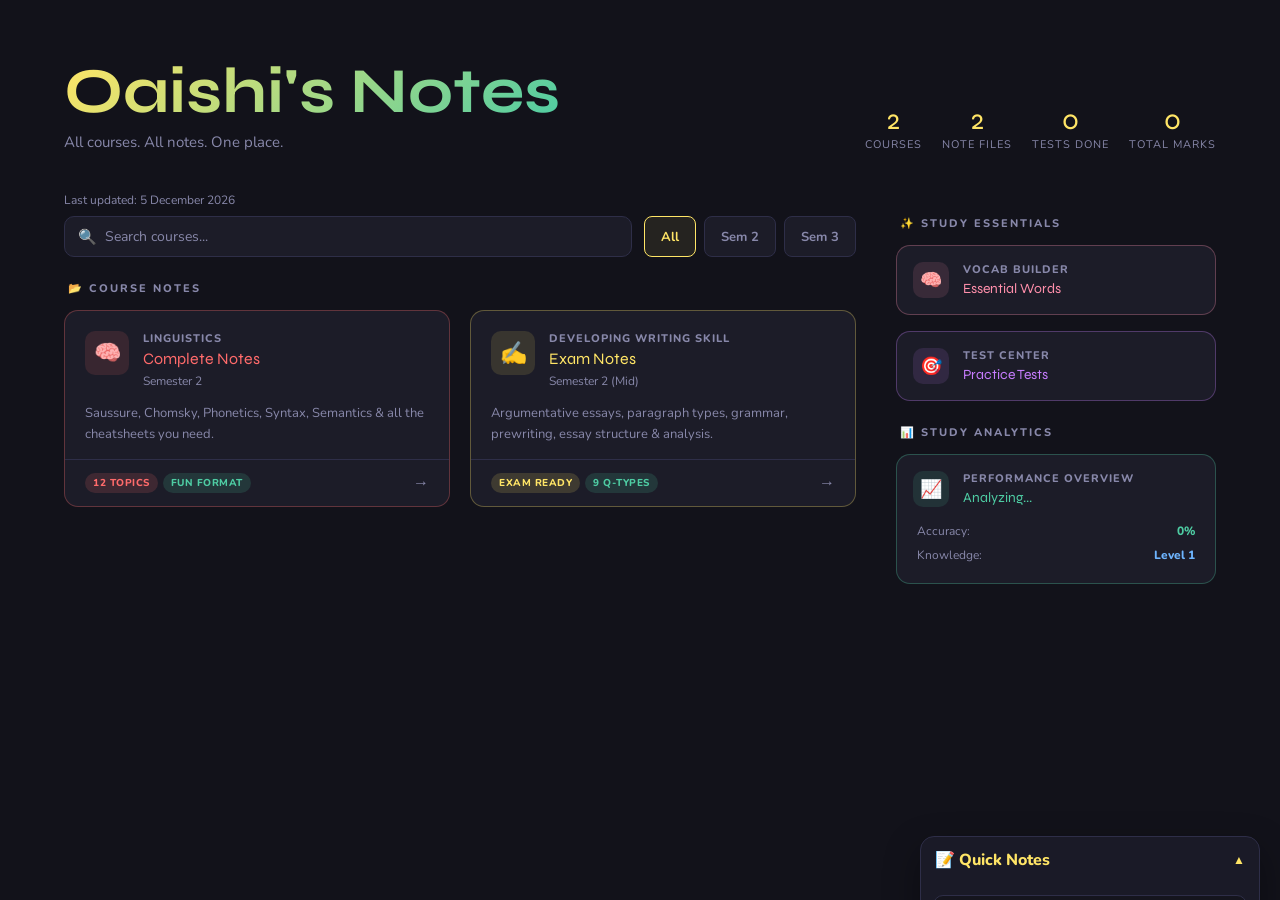
<file: index.html>
<!DOCTYPE html>
<html lang="en">

<head>
  <meta charset="UTF-8">
  <meta name="viewport" content="width=device-width, initial-scale=1.0">
  <title>Oaishi's Notes</title>
  <link
    href="https://fonts.googleapis.com/css2?family=Syne:wght@700;800&family=Nunito:ital,wght@0,400;0,600;0,700;1,400&display=swap"
    rel="stylesheet">
  <link rel="stylesheet" href="assets/css/shared.css">
  <link rel="stylesheet" href="assets/css/index.css">
</head>

<body>

  <header>
    <div class="header-left">
      <h1>Oaishi's Notes</h1>
      <p>All courses. All notes. One place.</p>
    </div>
    <div class="stats">
      <div class="stat">
        <div class="stat-num" id="course-count">3</div>
        <div class="stat-label">Courses</div>
      </div>
      <div class="stat">
        <div class="stat-num" id="note-count">3</div>
        <div class="stat-label">Note Files</div>
      </div>
      <div class="stat">
        <div class="stat-num" id="tests-taken-count">0</div>
        <div class="stat-label">Tests Done</div>
      </div>
      <div class="stat">
        <div class="stat-num" id="total-marks-count">0</div>
        <div class="stat-label">Total Marks</div>
      </div>
    </div>
  </header>

  <div class="last-updated" id="last-updated"></div>

  <div class="hub-container">
    
    <!-- LEFT: COURSES -->
    <div class="left-col">
      <div class="toolbar-inline">
        <div class="search-wrap">
          <span class="search-icon">🔍</span>
          <input type="text" id="search" placeholder="Search courses..." oninput="filterCards()" />
        </div>
        <div class="filter-wrap">
          <button class="filter-btn active" onclick="filterSem(this, 'all')">All</button>
          <button class="filter-btn" onclick="filterSem(this, 'sem2')">Sem 2</button>
          <button class="filter-btn" onclick="filterSem(this, 'sem3')">Sem 3</button>
        </div>
      </div>

      <div class="section-label">📂 Course Notes</div>
      <div class="grid" id="card-grid">
        <a href="linguistics-notes.html" class="course-card c-coral" data-sem="sem2"
          data-name="linguistics">
          <div class="card-top">
            <div class="card-icon">🧠</div>
            <div class="card-meta">
              <div class="card-code">Linguistics</div>
              <div class="card-name">Complete Notes</div>
              <div class="card-semester">Semester 2</div>
            </div>
          </div>
          <div class="card-body">
            <div class="card-desc">Saussure, Chomsky, Phonetics, Syntax, Semantics & all the cheatsheets you need.</div>
          </div>
          <div class="card-footer">
            <div class="card-tags">
              <span class="tag" style="background:rgba(255,107,107,0.15);color:var(--coral);">12 Topics</span>
              <span class="tag" style="background:rgba(78,204,163,0.15);color:var(--mint);">Fun Format</span>
            </div>
            <span class="card-arrow">→</span>
          </div>
        </a>

        <a href="english-writing-exam.html" class="course-card c-yellow" data-sem="sem2"
          data-name="developing writing skill">
          <div class="card-top">
            <div class="card-icon">✍️</div>
            <div class="card-meta">
              <div class="card-code">Developing Writing Skill</div>
              <div class="card-name">Exam Notes</div>
              <div class="card-semester">Semester 2 (Mid)</div>
            </div>
          </div>
          <div class="card-body">
            <div class="card-desc">Argumentative essays, paragraph types, grammar, prewriting, essay structure &amp; analysis.</div>
          </div>
          <div class="card-footer">
            <div class="card-tags">
              <span class="tag" style="background:rgba(255,229,102,0.15);color:var(--yellow);">Exam Ready</span>
              <span class="tag" style="background:rgba(78,204,163,0.15);color:var(--mint);">9 Q-Types</span>
            </div>
            <span class="card-arrow">→</span>
          </div>
        </a>
      </div>
    </div>

    <!-- RIGHT: TOOLS & STATS -->
    <div class="right-col">
      <div class="section-label">✨ Study Essentials</div>
      <div class="essentials-grid sidebar-grid">
        <a href="vocab-builder.html" class="essential-card c-pink" data-name="vocabulary builder">
          <div class="card-top">
            <div class="card-icon">🧠</div>
            <div class="card-meta">
              <div class="card-code" style="font-size:11px;">Vocab Builder</div>
              <div class="card-name" style="font-size:14px;">Essential Words</div>
            </div>
          </div>
        </a>

        <a href="test-center.html" class="essential-card c-purple" data-name="test center">
          <div class="card-top">
            <div class="card-icon">🎯</div>
            <div class="card-meta">
              <div class="card-code" style="font-size:11px;">Test Center</div>
              <div class="card-name" style="font-size:14px;">Practice Tests</div>
            </div>
          </div>
        </a>
      </div>

      <div class="section-label">📊 Study Analytics</div>
      <div class="essentials-grid sidebar-grid">
        <div class="essential-card c-mint" style="cursor:default;">
          <div class="card-top">
            <div class="card-icon">📈</div>
            <div class="card-meta">
              <div class="card-code" style="font-size:11px;">Performance Overview</div>
              <div class="card-name" id="performance-rank" style="font-size:14px;">Analyzing...</div>
            </div>
          </div>
          <div class="card-body" style="padding:0 20px 20px;">
            <div style="display:flex; justify-content:space-between; margin-bottom:8px; font-size:12px;">
              <span style="color:var(--muted);">Accuracy:</span>
              <span id="avg-accuracy" style="font-weight:800;color:var(--mint);">0%</span>
            </div>
            <div style="display:flex; justify-content:space-between; font-size:12px;">
              <span style="color:var(--muted);">Knowledge:</span>
              <span id="knowledge-level" style="font-weight:800;color:var(--sky);">Level 1</span>
            </div>
          </div>
        </div>
      </div>
    </div>

  </div>

  <div class="mobile-nav">
    <a href="index.html" class="m-nav-item active">
      <span class="m-icon">🏠</span>
      <span>Hub</span>
    </a>
    <a href="vocab-builder.html" class="m-nav-item">
      <span class="m-icon">🧠</span>
      <span>Vocab</span>
    </a>
    <a href="test-center.html" class="m-nav-item">
      <span class="m-icon">🎯</span>
      <span>Practice</span>
    </a>
  </div>

  <!-- NOTEPAD WIDGET -->
  <div class="notepad-widget" id="notepad-widget">
    <div class="notepad-header" id="notepad-header">
      <span>📝 Quick Notes</span>
      <span class="notepad-toggle-icon">▲</span>
    </div>
    <div class="notepad-body">
      <textarea id="notepad-textarea" placeholder="Jot down important points here..."></textarea>
    </div>
  </div>

  <!-- Modular Feature Scripts -->
  <script src="assets/js/features/love-messages.js"></script>
  <script src="assets/js/features/pwa-init.js"></script>
  <script src="assets/js/features/hub-logic.js"></script>
  <script src="assets/js/features/easter-eggs.js"></script>
  <script src="assets/js/features/roasts.js"></script>
  <script src="assets/js/features/notepad.js"></script>


</body>

</html>
</file>
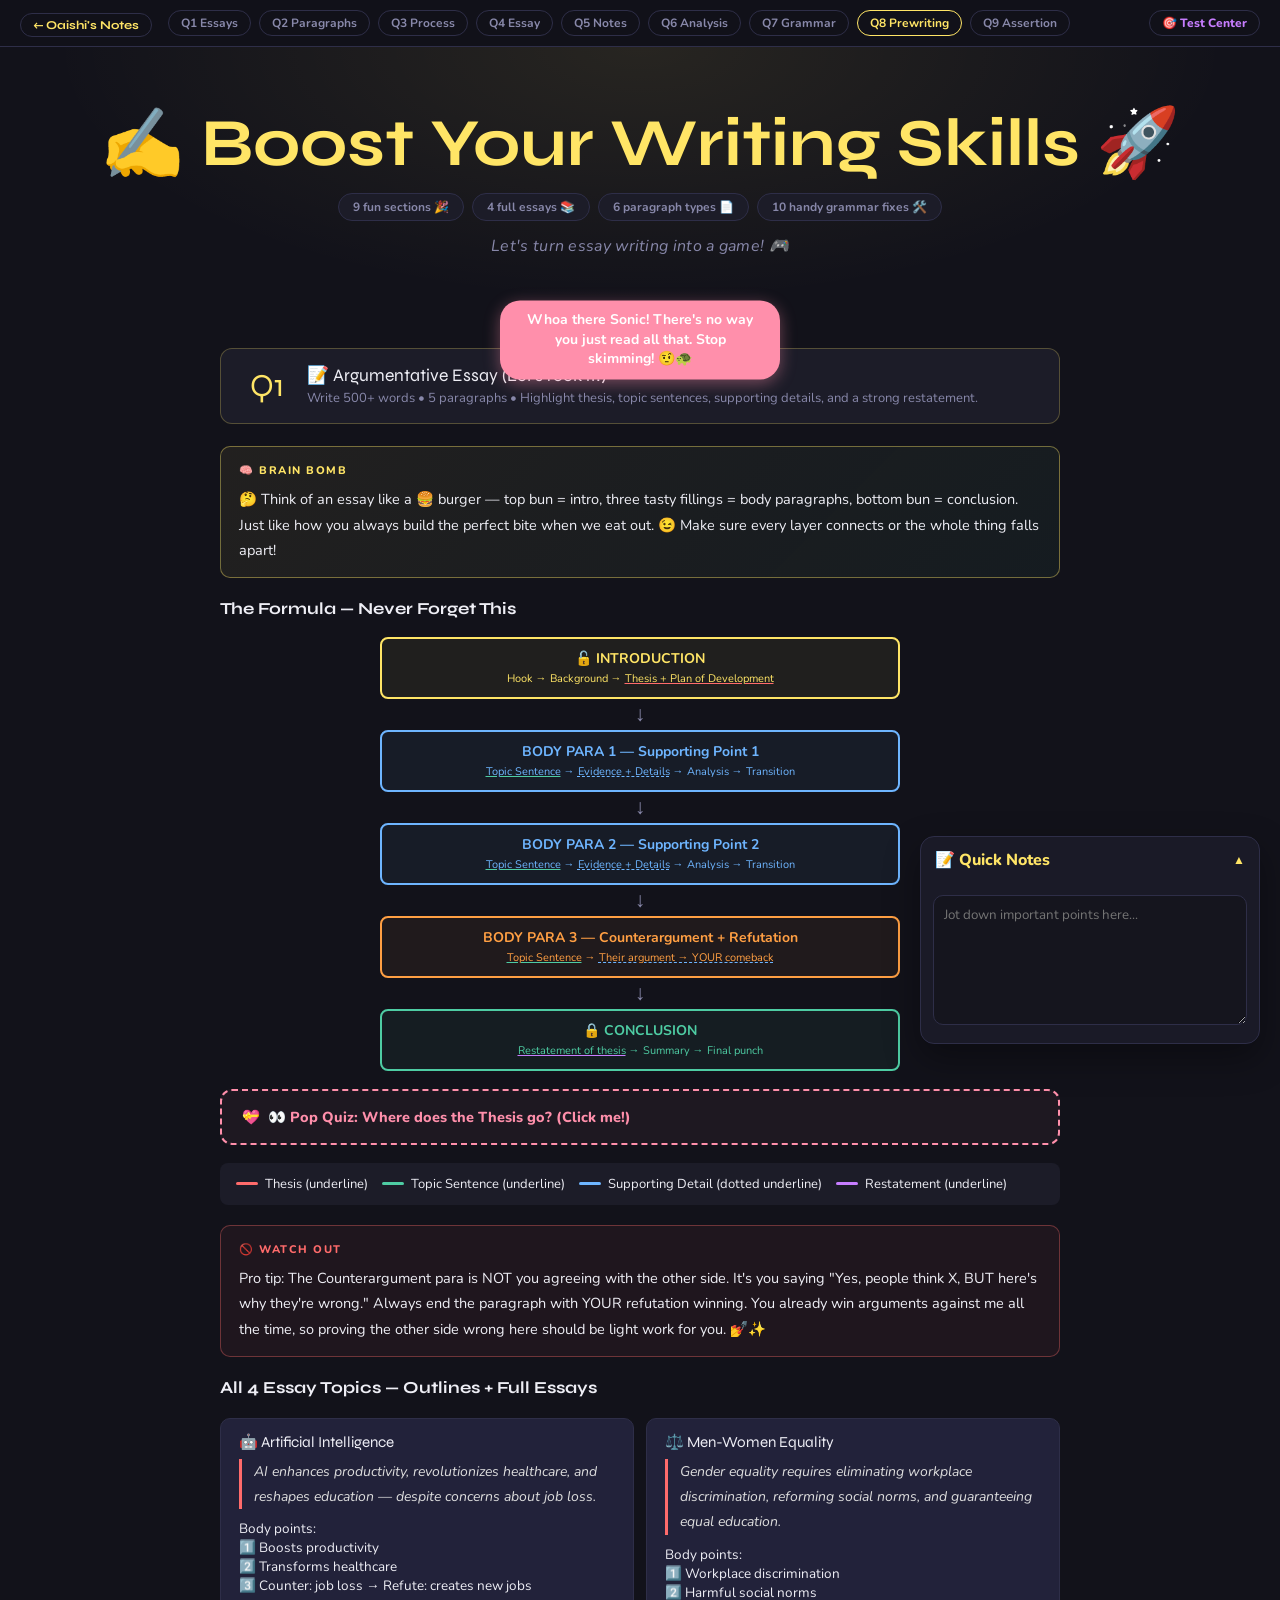
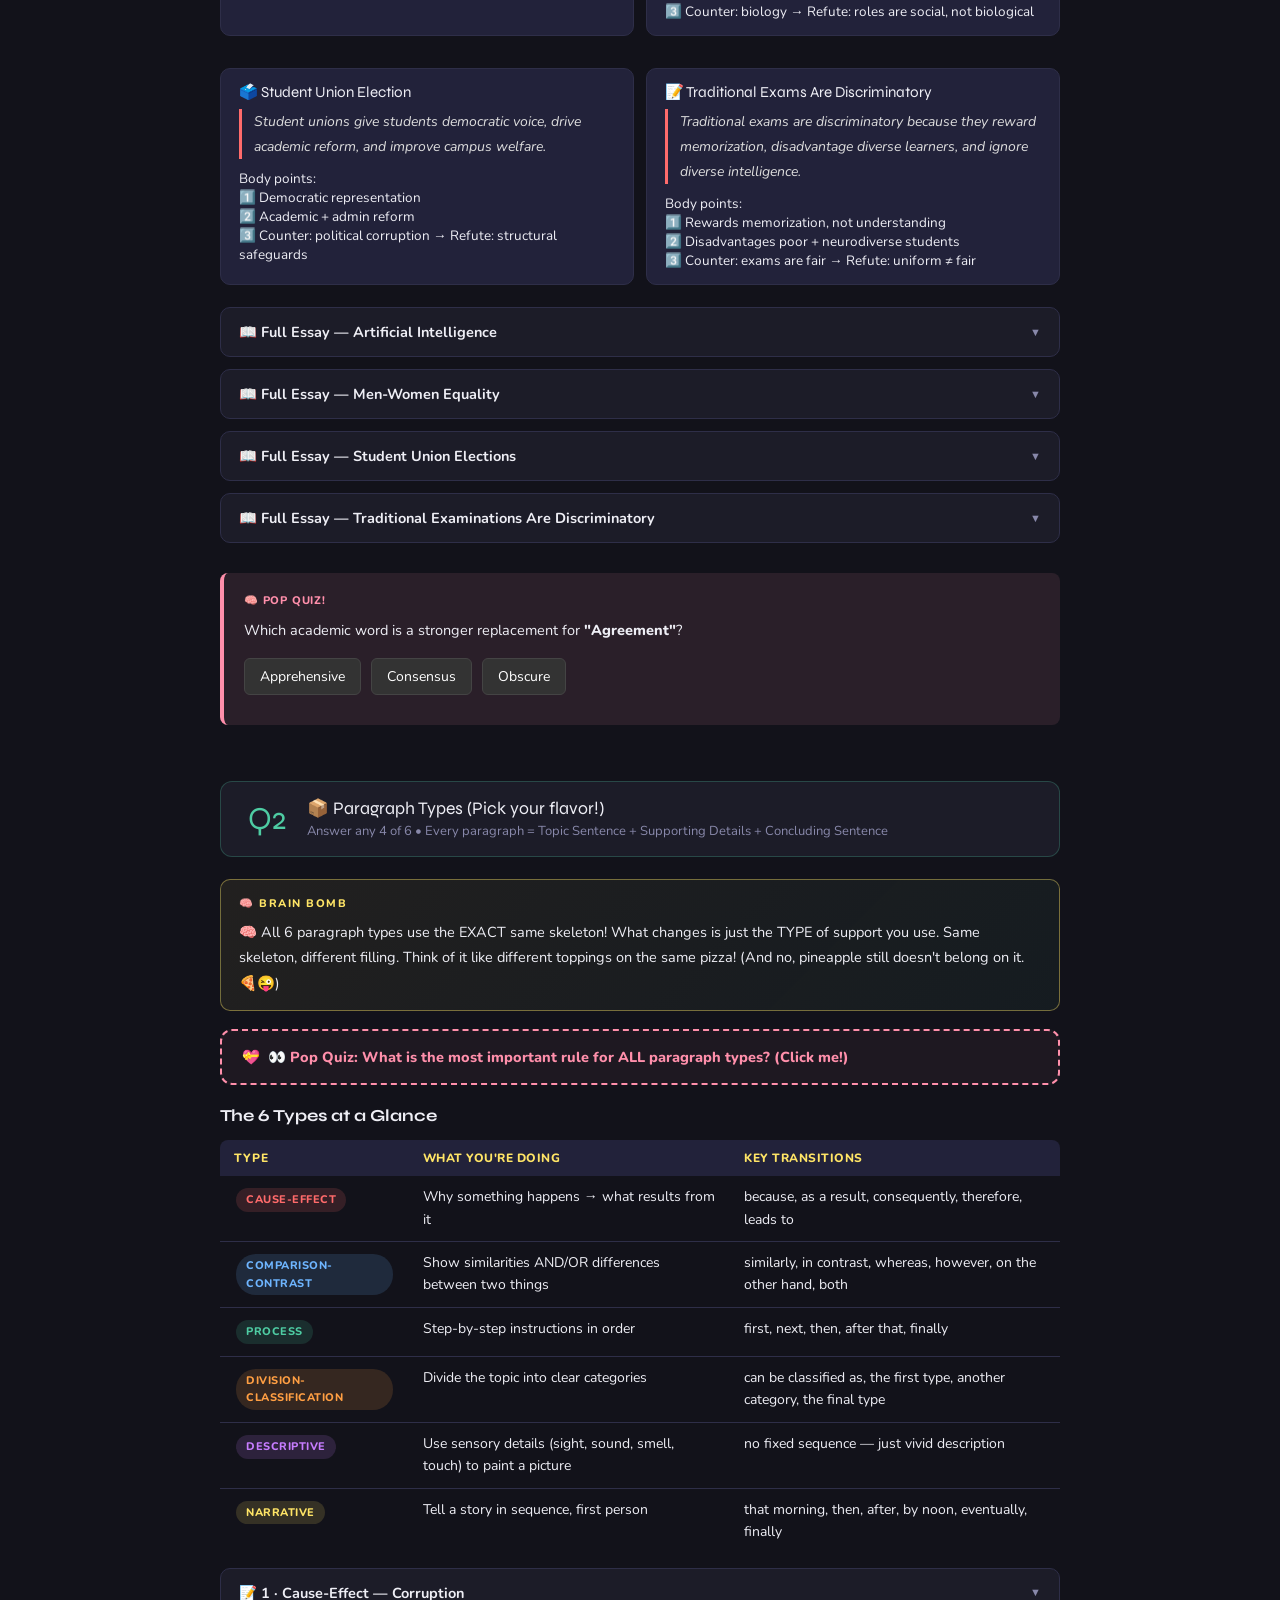
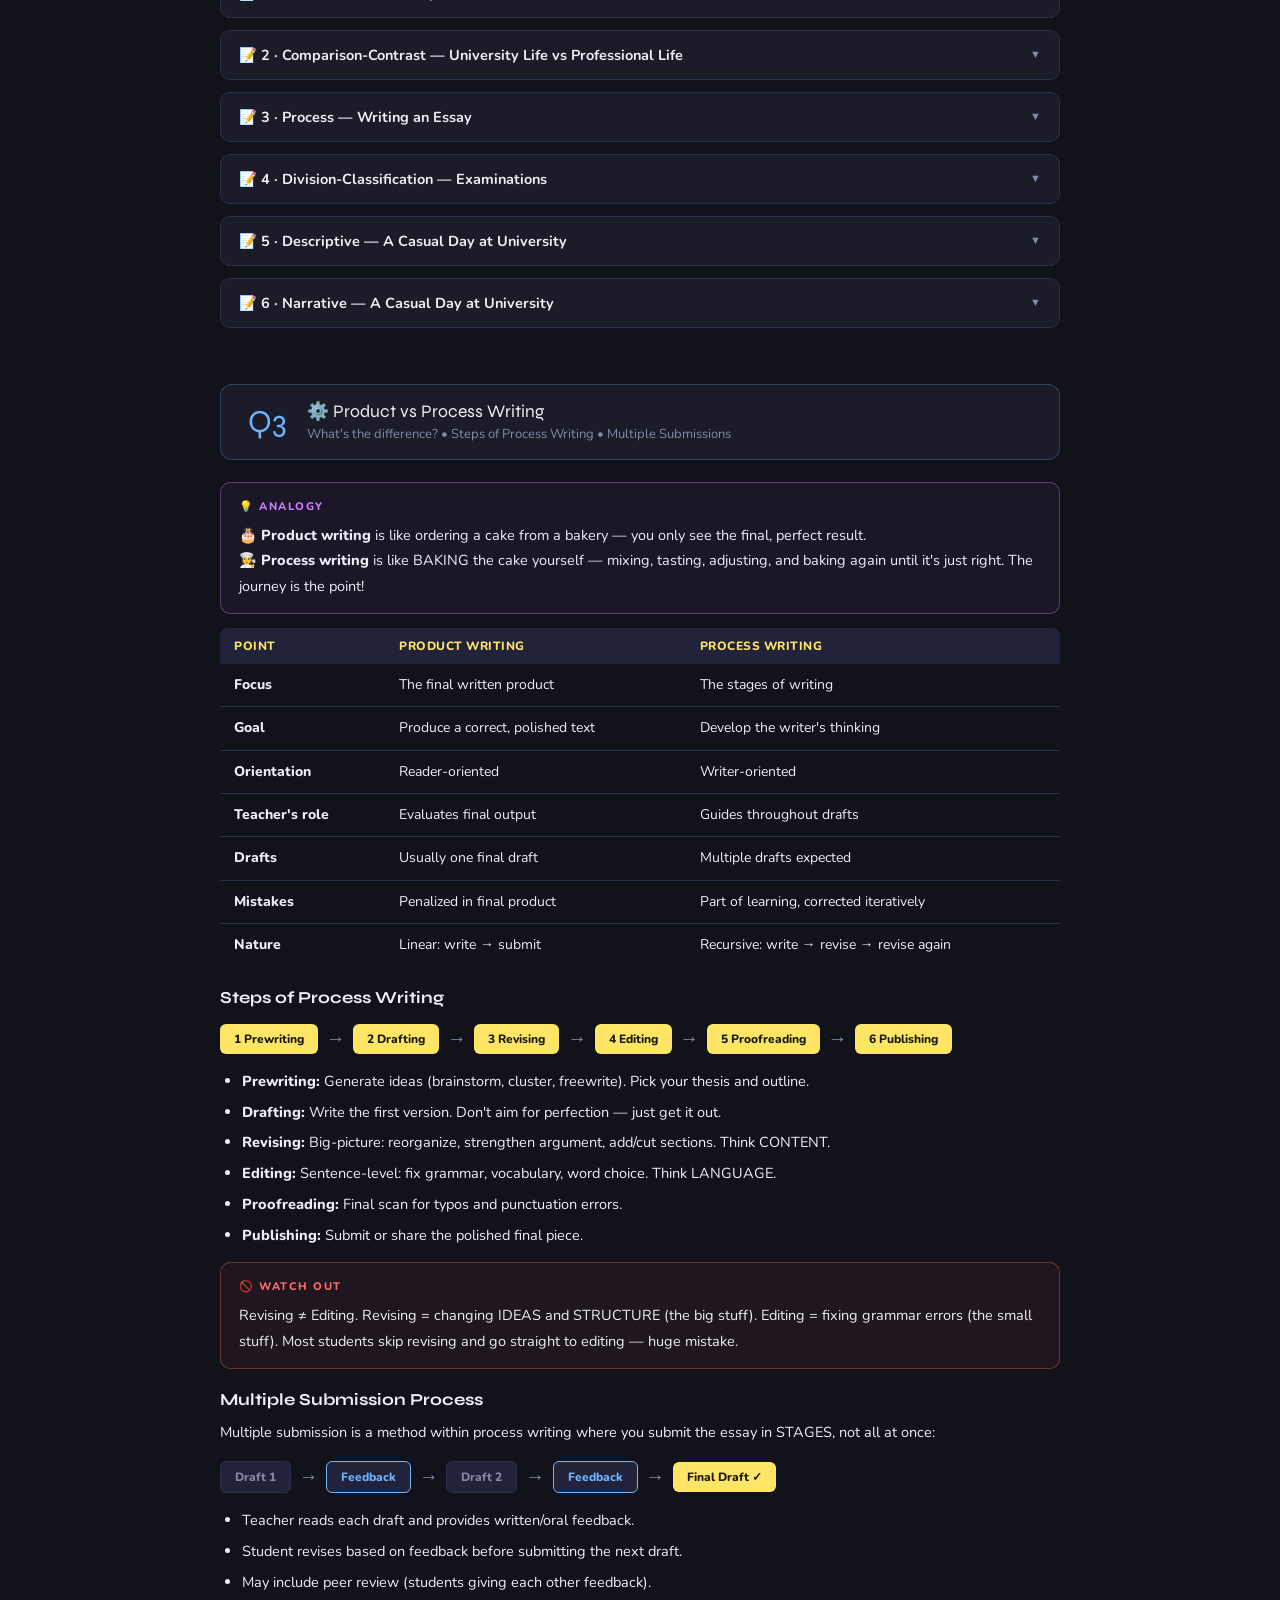
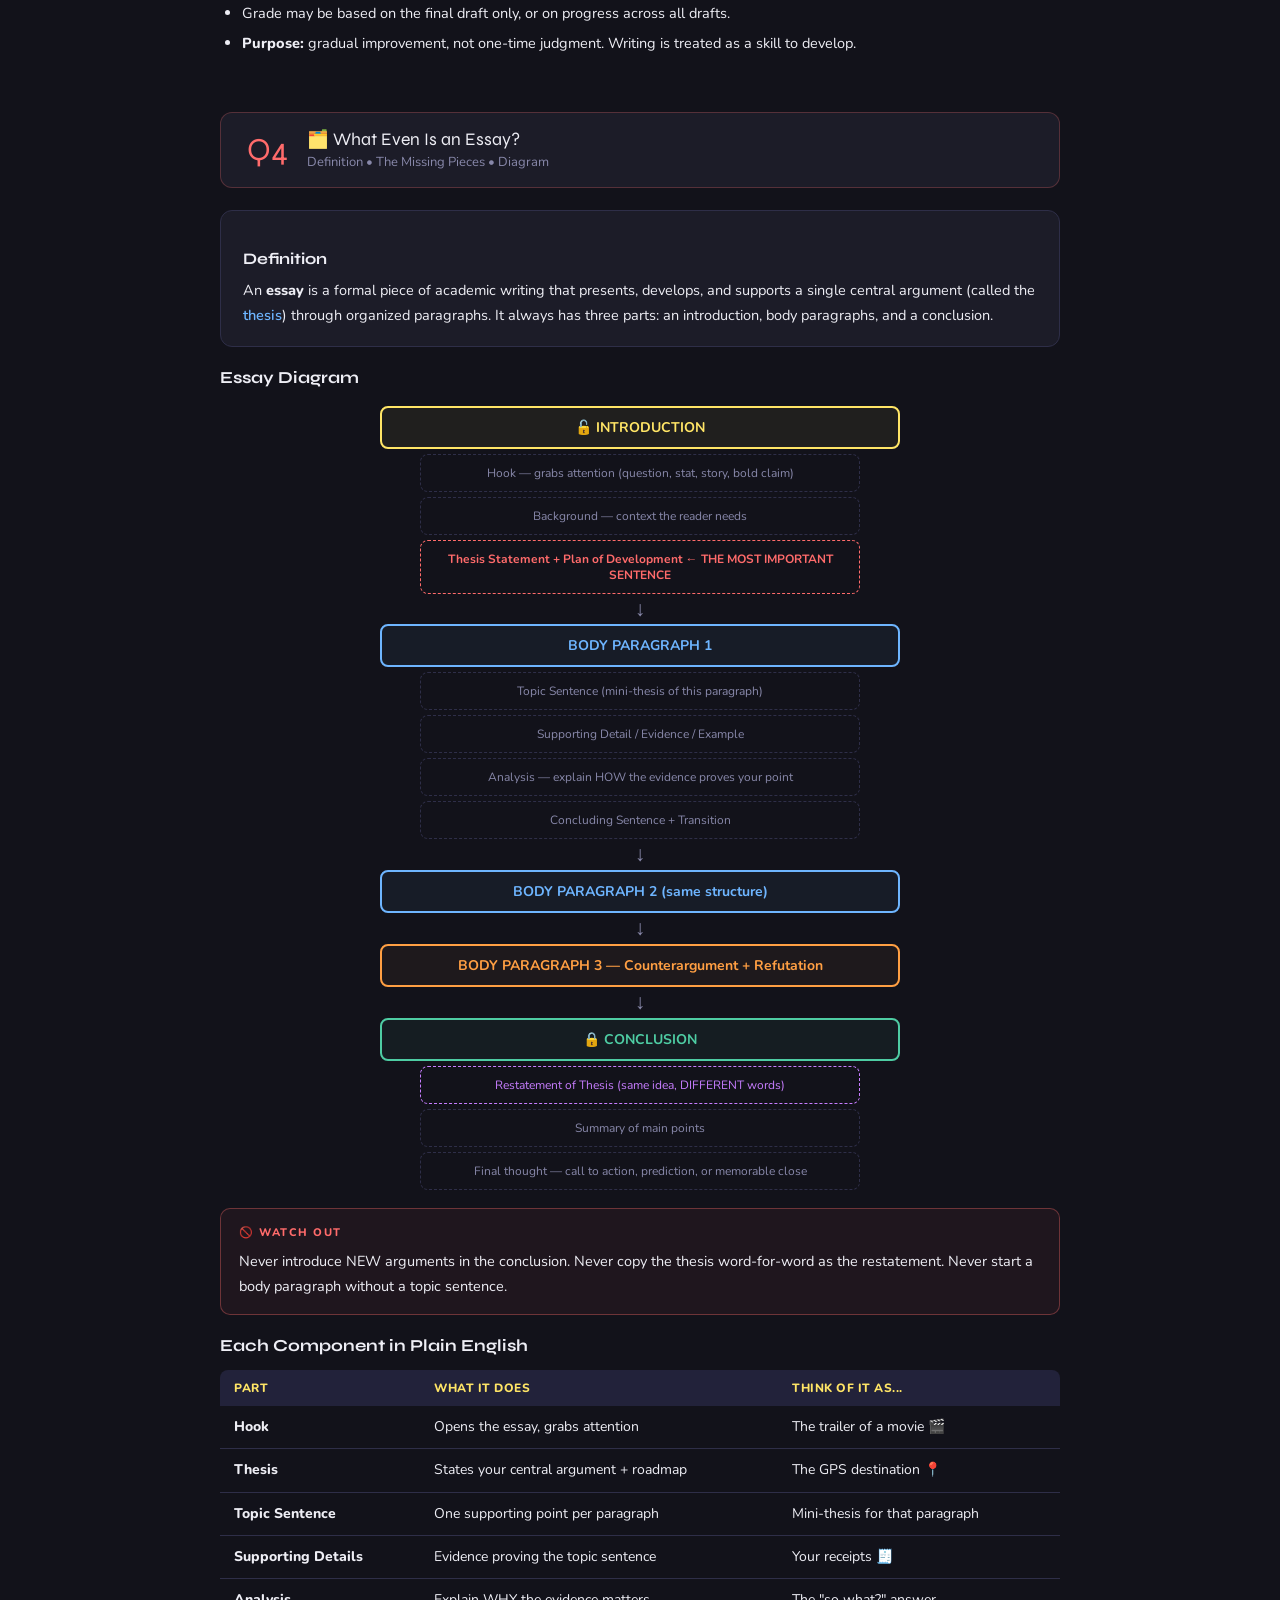
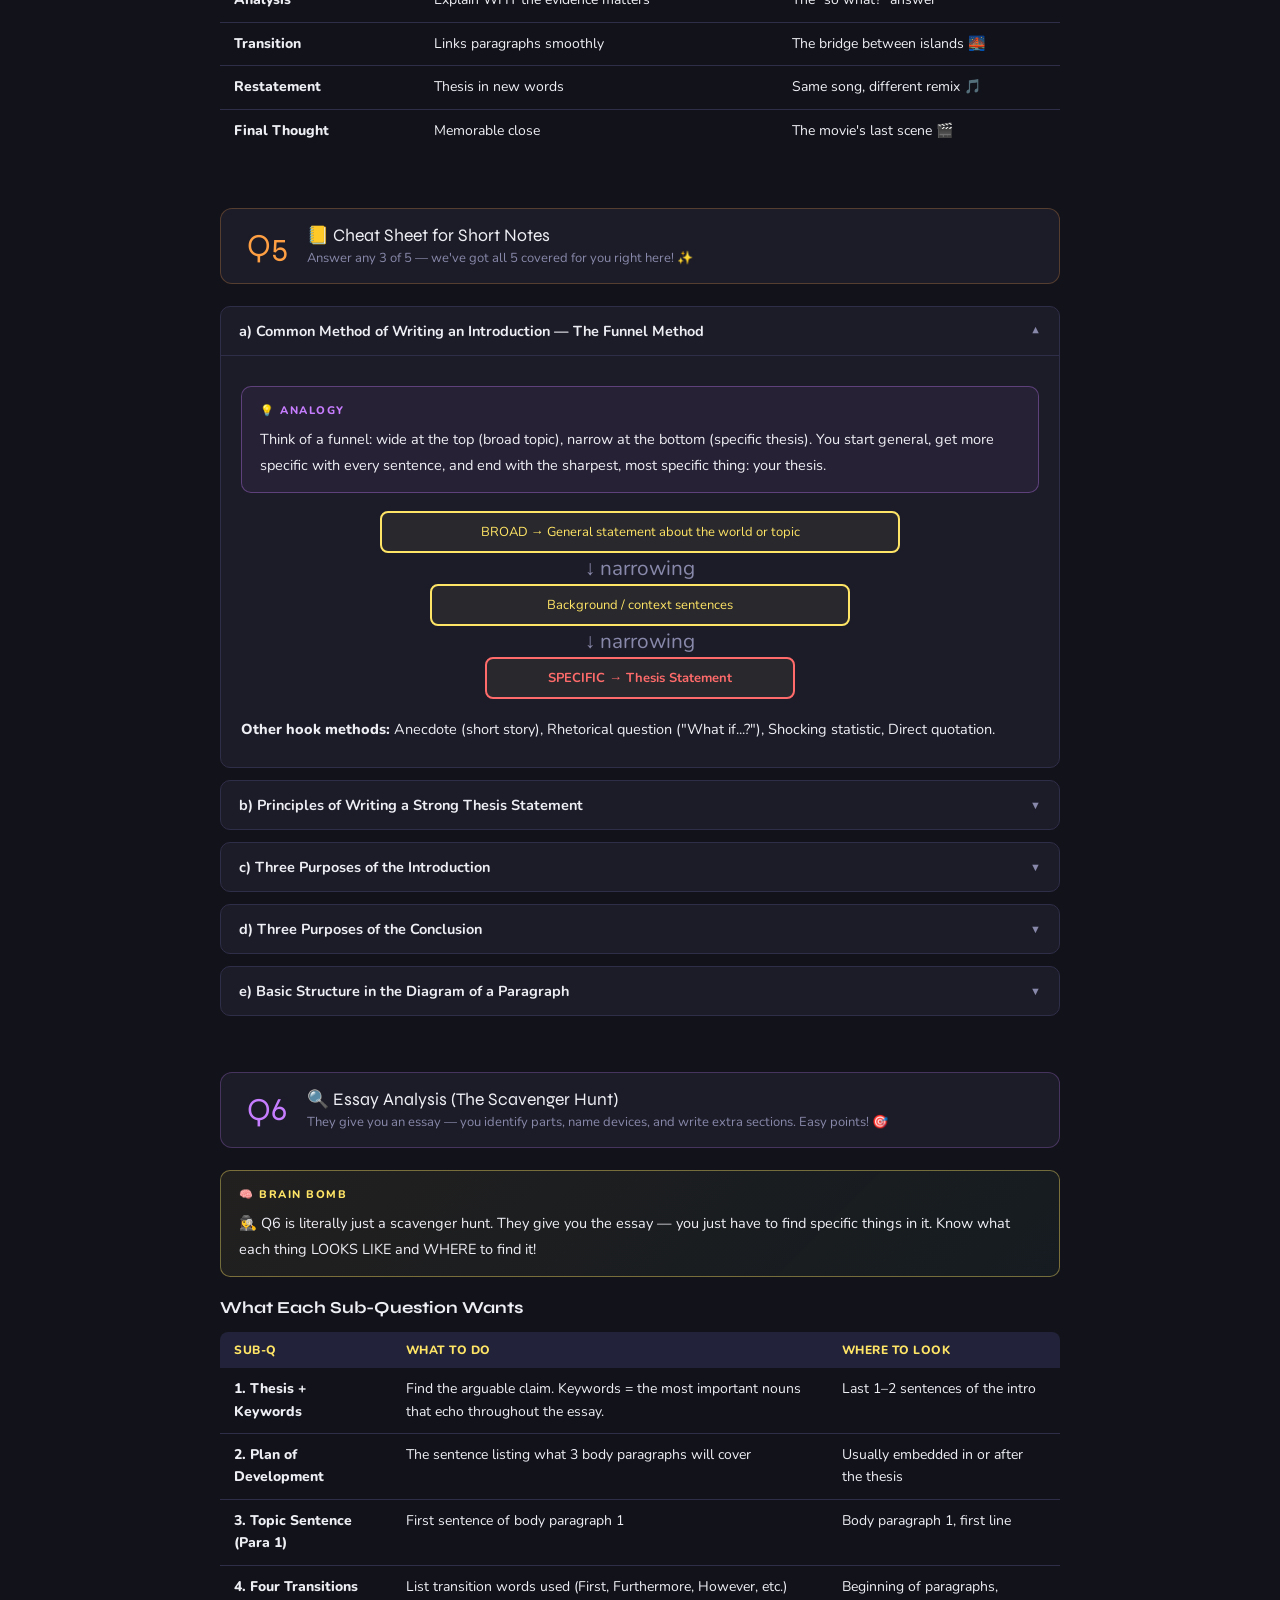
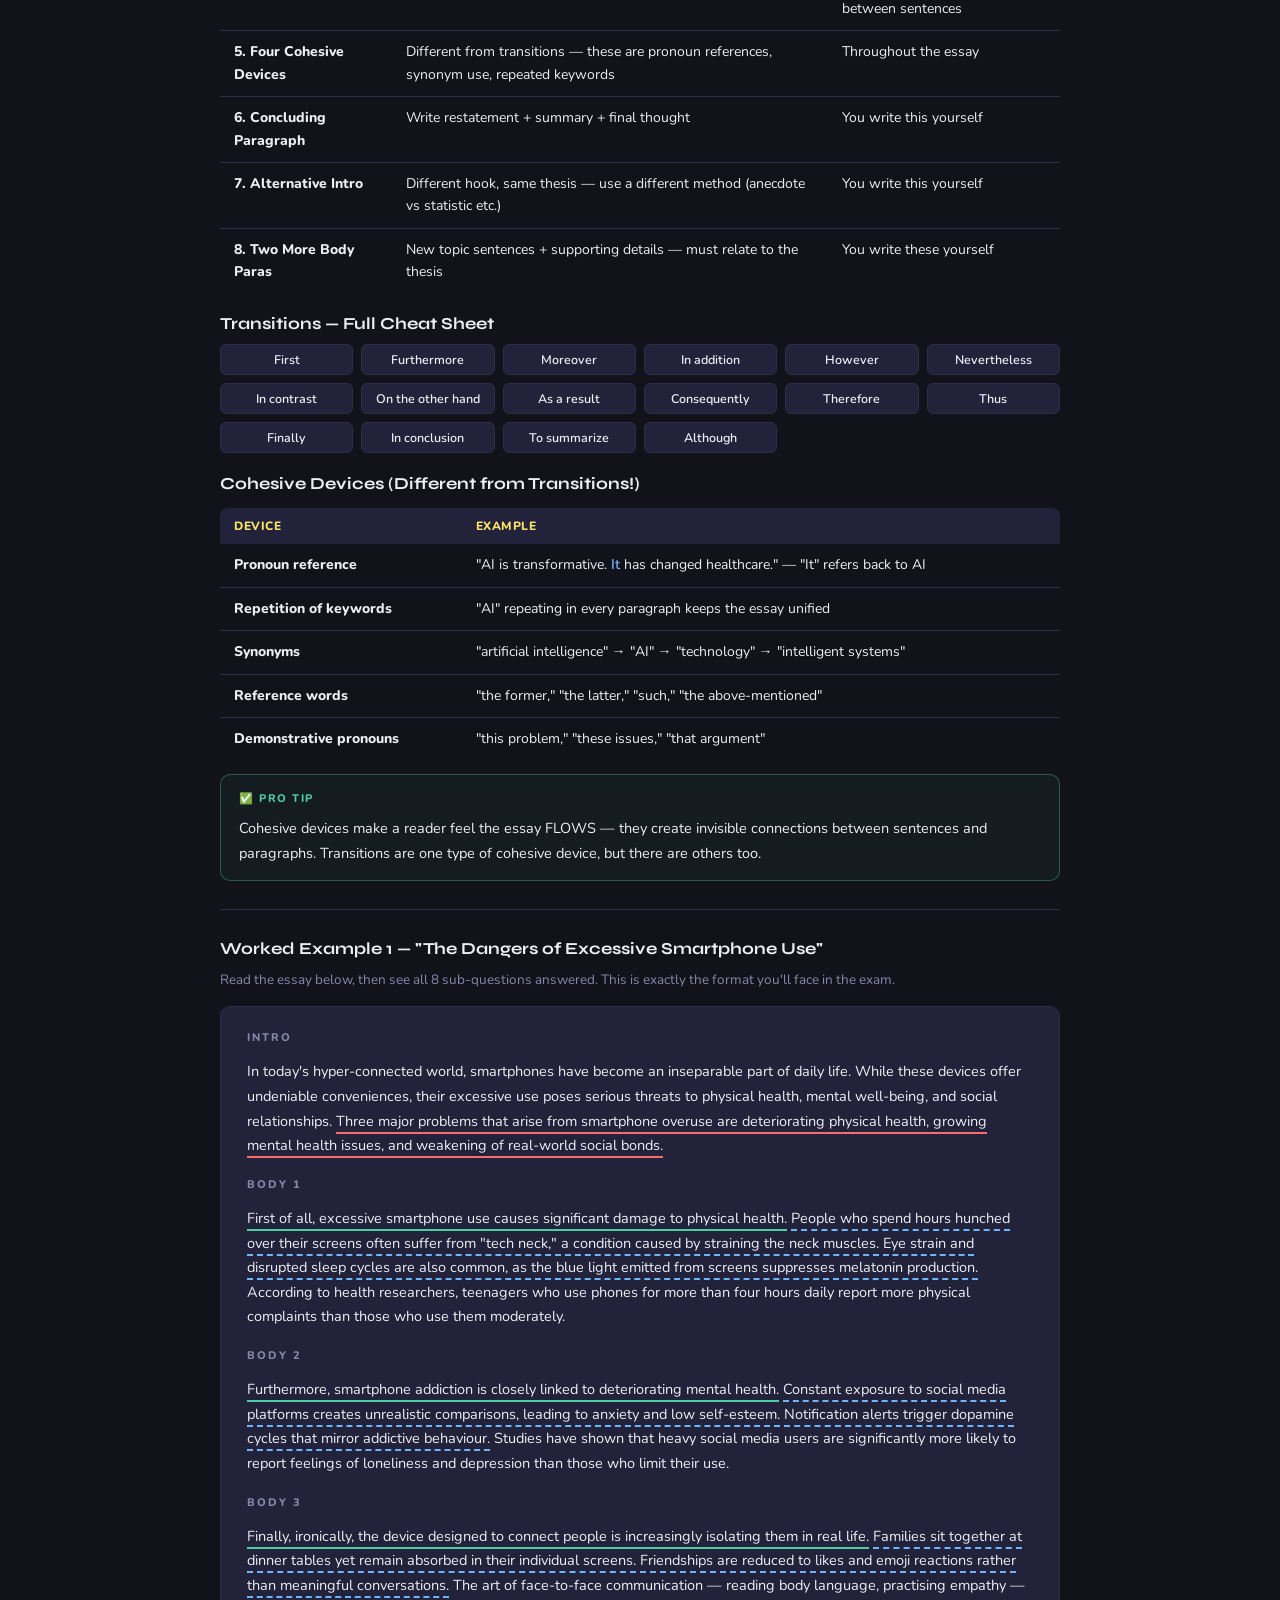
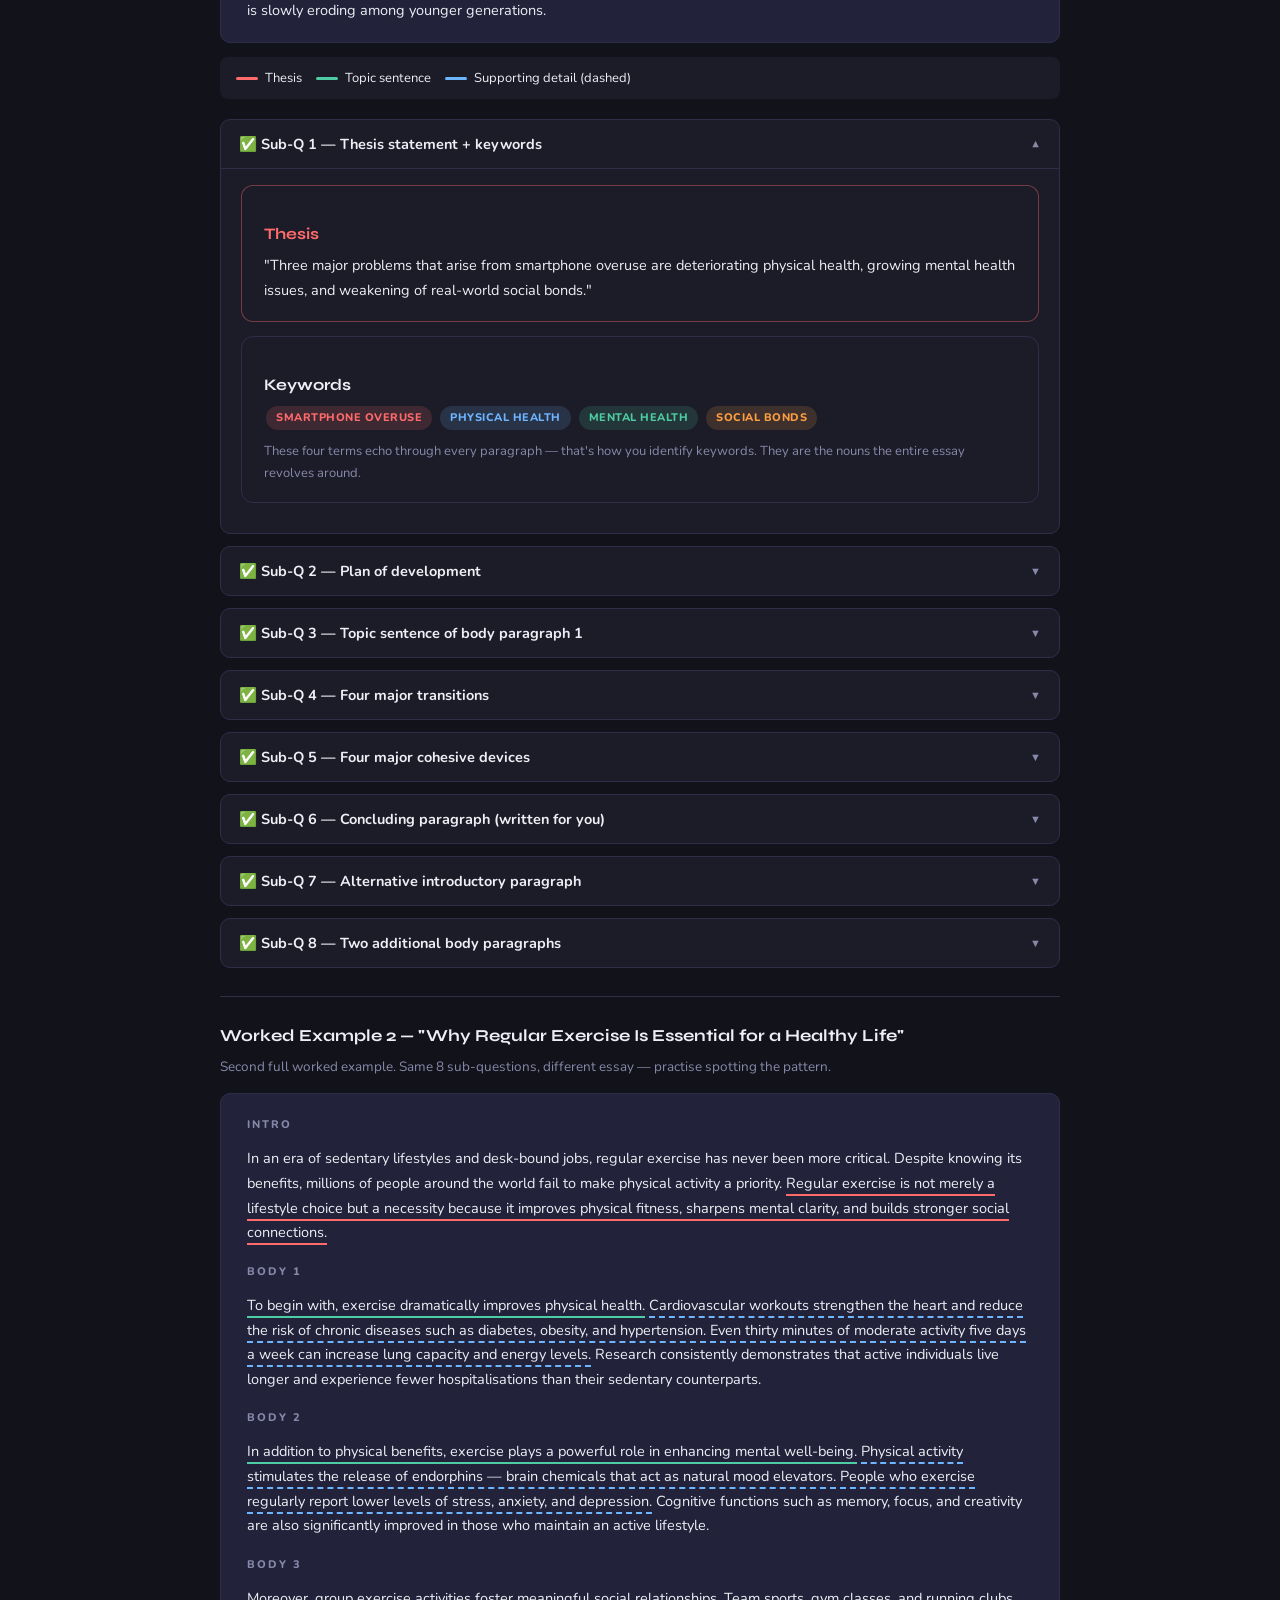
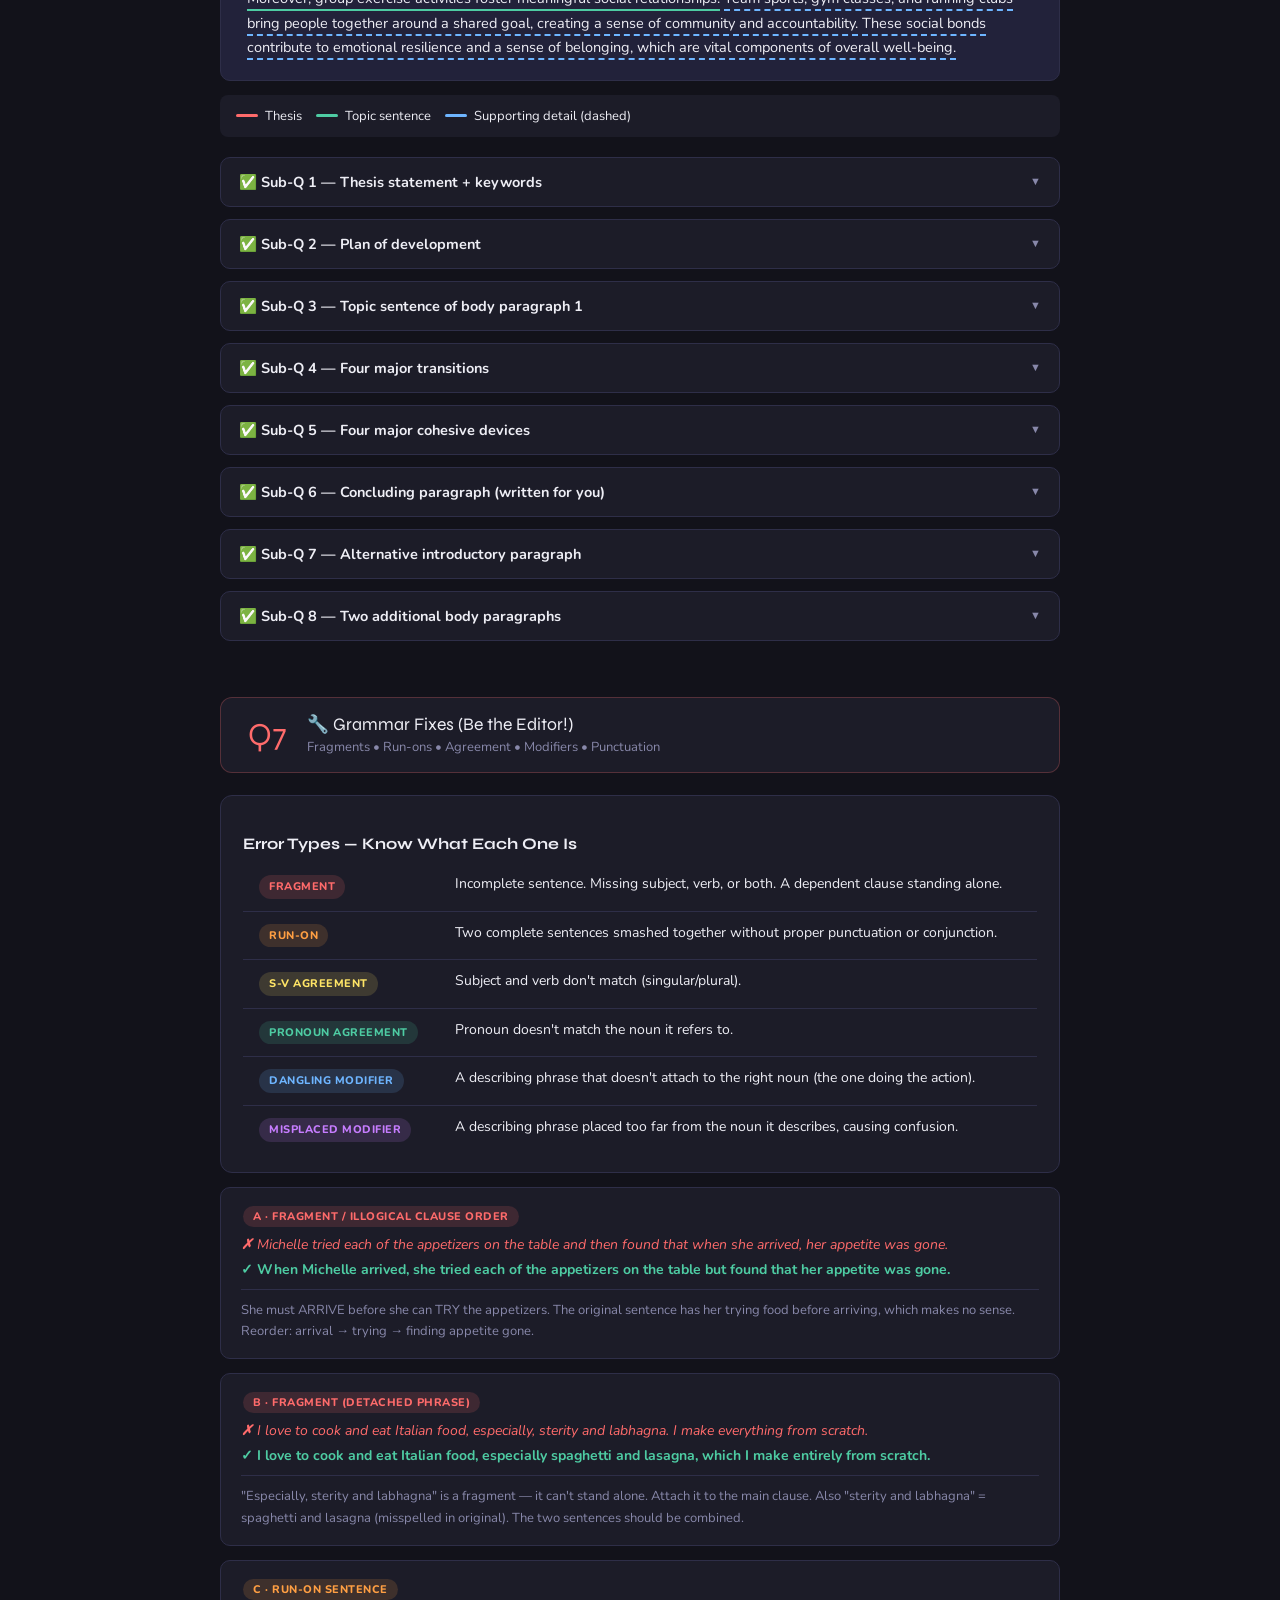
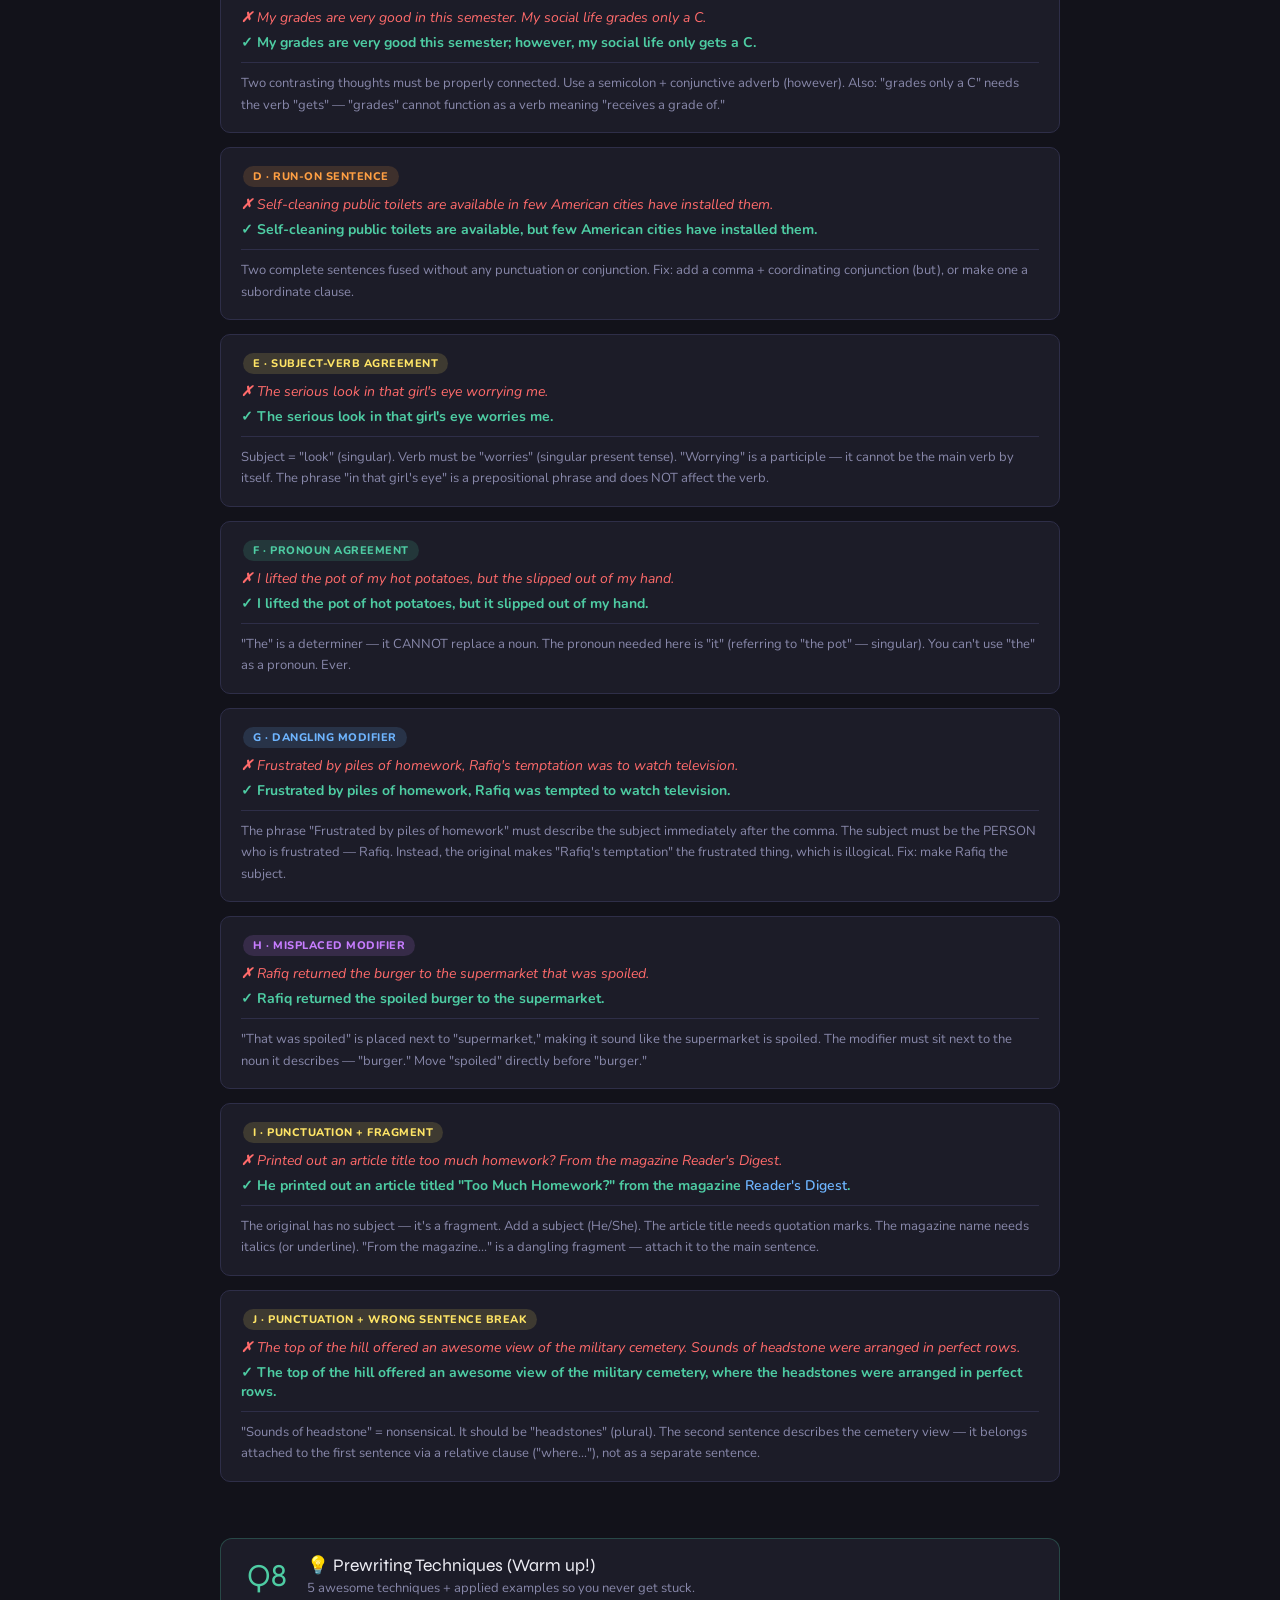
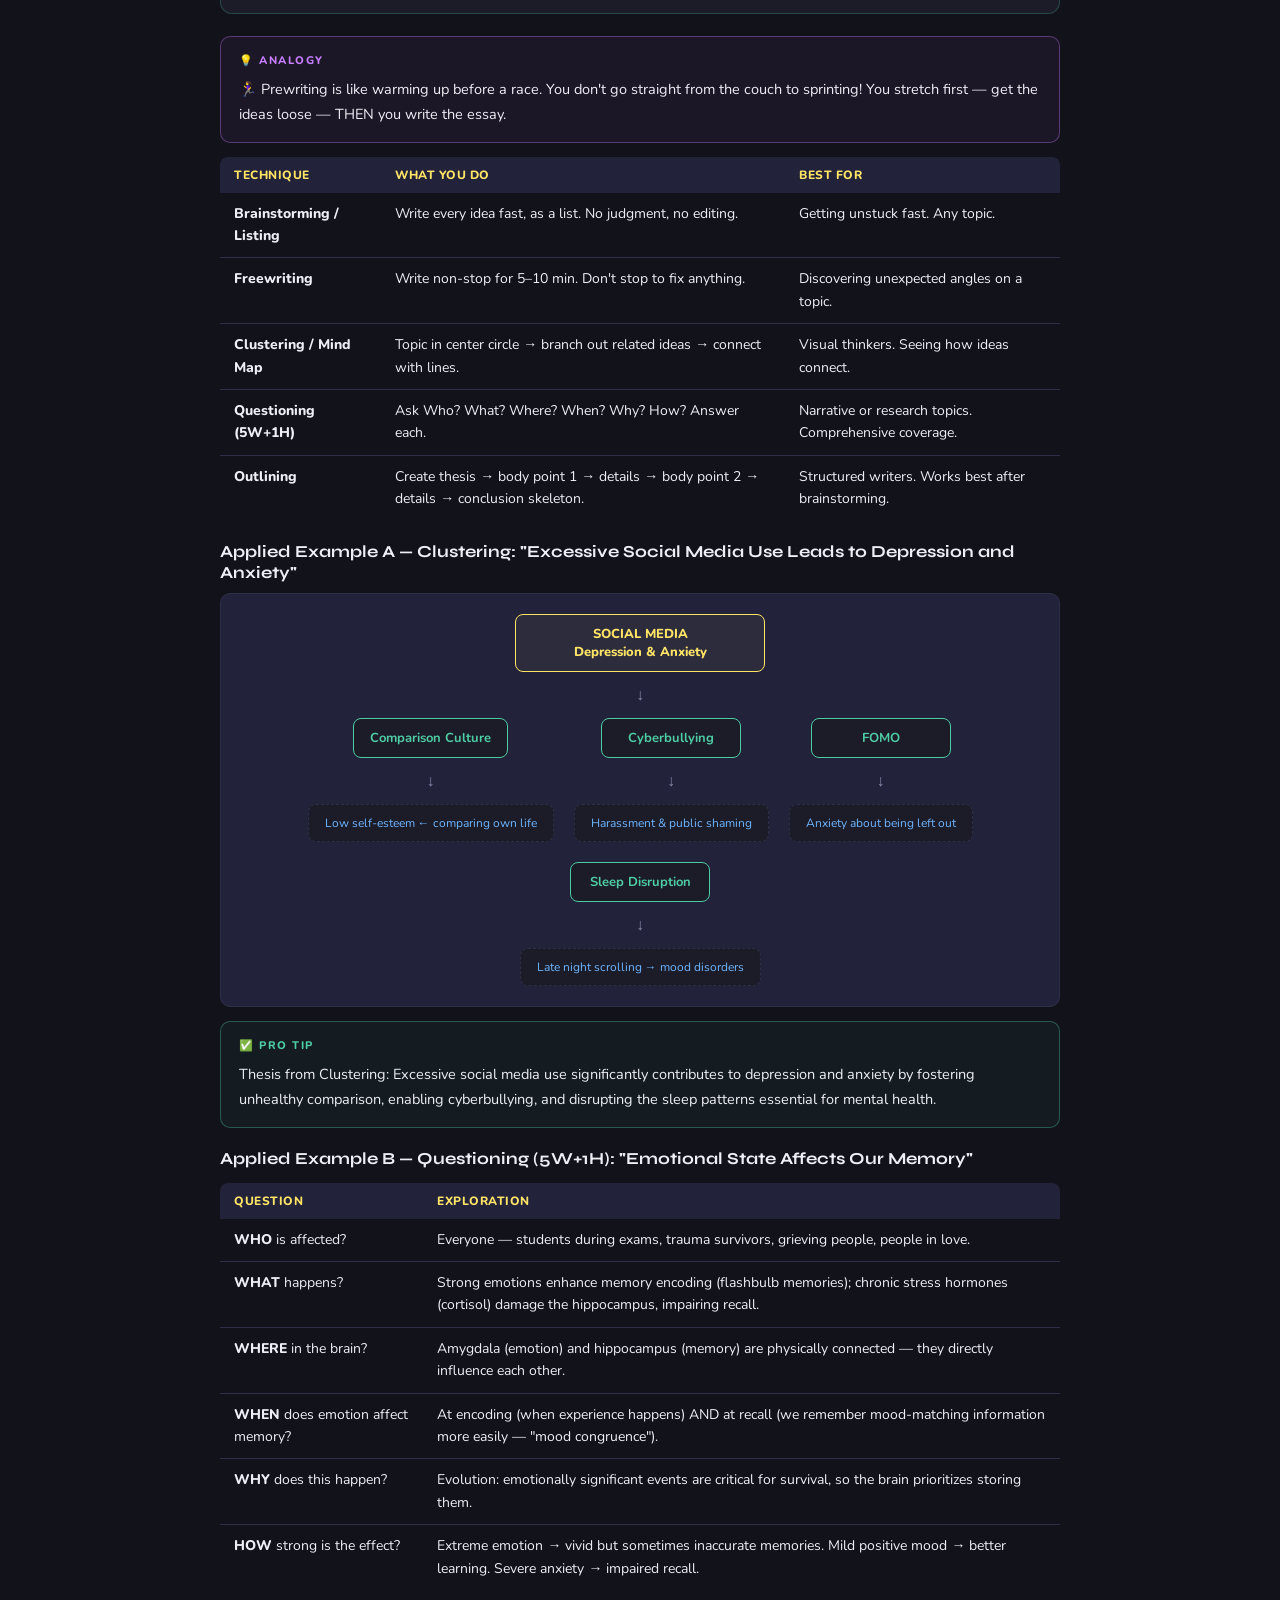
<file: english-writing-exam.html>
<!DOCTYPE html>
<html lang="en">

<head>
  <meta charset="UTF-8">
  <meta name="viewport" content="width=device-width, initial-scale=1.0">
  <meta name="description" content="Complete exam notes for Developing Writing Skill — essays, paragraphs, grammar, and more. Gamified with quizzes and easter eggs.">
  <title>Developing Writing Skill — Exam Notes | Oaishi's Notes</title>
  <link
    href="https://fonts.googleapis.com/css2?family=Syne:wght@700;800&family=Nunito:ital,wght@0,400;0,600;0,700;1,400&display=swap"
    rel="stylesheet">
  <link rel="stylesheet" href="assets/css/shared.css">
  <link rel="stylesheet" href="assets/css/notes.css">
</head>

<body>

  <nav>
    <span class="nav-logo"><a href="index.html" style="color:var(--yellow);text-decoration:none;">← Oaishi's
        Notes</a></span>
    <a href="#q1">Q1 Essays</a>
    <a href="#q2">Q2 Paragraphs</a>
    <a href="#q3">Q3 Process</a>
    <a href="#q4">Q4 Essay</a>
    <a href="#q5">Q5 Notes</a>
    <a href="#q6">Q6 Analysis</a>
    <a href="#q7">Q7 Grammar</a>
    <a href="#q8">Q8 Prewriting</a>
    <a href="#q9">Q9 Assertion</a>
    <a href="test-center.html" style="color:var(--purple);font-weight:800;margin-left:auto;">🎯 Test Center</a>
  </nav>

  <div class="hero">
    <h1>✍️ Boost Your Writing Skills 🚀</h1>
    <div class="hero-pills">
      <span class="hero-pill">9 fun sections 🎉</span>
      <span class="hero-pill">4 full essays 📚</span>
      <span class="hero-pill">6 paragraph types 📄</span>
      <span class="hero-pill">10 handy grammar fixes 🛠️</span>
    </div>
    <p class="hero-tagline">Let's turn essay writing into a game! 🎮</p>
  </div>

  <div class="wrap">

    <div class="q-section q1" id="q1">
      <div class="q-header">
        <div class="q-num">Q1</div>
        <div>
          <div class="q-title">📝 Argumentative Essay (Let’s rock it!)</div>
          <div class="q-sub">Write 500+ words • 5 paragraphs • Highlight thesis, topic sentences, supporting details,
            and a strong restatement.</div>
        </div>
      </div>
      <div class="brain">🤔 Think of an essay like a 🍔 burger — top bun = intro, three tasty fillings = body paragraphs, bottom bun = conclusion. Just like how you always build the perfect bite when we eat out. 😉 Make sure every layer connects or the whole thing falls apart!</div>

      <h3>The Formula — Never Forget This</h3>
      <div class="diagram">
        <div class="dbox db-intro">🔓 INTRODUCTION<br><span style="font-size:11px;font-weight:400;">Hook → Background →
            <u style="text-decoration-color:var(--coral)">Thesis + Plan of Development</u></span></div>
        <div class="darrow">↓</div>
        <div class="dbox db-body">BODY PARA 1 — Supporting Point 1<br><span style="font-size:11px;font-weight:400;"><u
              style="text-decoration-color:var(--mint)">Topic Sentence</u> → <u
              style="text-decoration-color:var(--sky);text-decoration-style:dashed">Evidence + Details</u> → Analysis →
            Transition</span></div>
        <div class="darrow">↓</div>
        <div class="dbox db-body">BODY PARA 2 — Supporting Point 2<br><span style="font-size:11px;font-weight:400;"><u
              style="text-decoration-color:var(--mint)">Topic Sentence</u> → <u
              style="text-decoration-color:var(--sky);text-decoration-style:dashed">Evidence + Details</u> → Analysis →
            Transition</span></div>
        <div class="darrow">↓</div>
        <div class="dbox db-body"
          style="border-color:var(--orange);color:var(--orange);background:rgba(255,159,67,0.06)">BODY PARA 3 —
          Counterargument + Refutation<br><span style="font-size:11px;font-weight:400;"><u
              style="text-decoration-color:var(--mint)">Topic Sentence</u> → <u
              style="text-decoration-color:var(--sky);text-decoration-style:dashed">Their argument → YOUR
              comeback</u></span></div>
        <div class="darrow">↓</div>
        <div class="dbox db-conc">🔒 CONCLUSION<br><span style="font-size:11px;font-weight:400;"><u
              style="text-decoration-color:var(--purple)">Restatement of thesis</u> → Summary → Final punch</span></div>
      </div>

      <div class="interactive-checkpoint" onclick="this.classList.toggle('revealed')">
        <div class="cp-question">👀 Pop Quiz: Where does the Thesis go? (Click me!)</div>
        <div class="cp-answer">At the very end of the introduction! Make sure you underline it—you know how much I like it when things are perfectly organized. 😉📝</div>
      </div>

      <div class="legend">
        <div class="leg"><span style="background:var(--coral)"></span> Thesis (underline)</div>
        <div class="leg"><span style="background:var(--mint)"></span> Topic Sentence (underline)</div>
        <div class="leg"><span style="background:var(--sky);"></span> Supporting Detail (dotted underline)</div>
        <div class="leg"><span style="background:var(--purple)"></span> Restatement (underline)</div>
      </div>

      <div class="warn">Pro tip: The Counterargument para is NOT you agreeing with the other side. It's you saying "Yes, people think X, BUT here's why they're wrong." Always end the paragraph with YOUR refutation winning. You already win arguments against me all the time, so proving the other side wrong here should be light work for you. 💅✨</div>

      <h3>All 4 Essay Topics — Outlines + Full Essays</h3>

      <!-- TOPIC OVERVIEWS -->
      <div class="grid2">
        <div class="topic-card">
          <div class="tc-head">🤖 Artificial Intelligence</div>
          <div class="thesis-line">AI enhances productivity, revolutionizes healthcare, and reshapes education — despite
            concerns about job loss.</div>
          <div class="points">Body points: <br>1️⃣ Boosts productivity <br>2️⃣ Transforms healthcare <br>3️⃣ Counter:
            job loss → Refute: creates new jobs</div>
        </div>
        <div class="topic-card">
          <div class="tc-head">⚖️ Men-Women Equality</div>
          <div class="thesis-line">Gender equality requires eliminating workplace discrimination, reforming social
            norms, and guaranteeing equal education.</div>
          <div class="points">Body points:<br>1️⃣ Workplace discrimination<br>2️⃣ Harmful social norms<br>3️⃣ Counter:
            biology → Refute: roles are social, not biological</div>
        </div>
        <div class="topic-card">
          <div class="tc-head">🗳️ Student Union Election</div>
          <div class="thesis-line">Student unions give students democratic voice, drive academic reform, and improve
            campus welfare.</div>
          <div class="points">Body points:<br>1️⃣ Democratic representation<br>2️⃣ Academic + admin reform<br>3️⃣
            Counter: political corruption → Refute: structural safeguards</div>
        </div>
        <div class="topic-card">
          <div class="tc-head">📝 Traditional Exams Are Discriminatory</div>
          <div class="thesis-line">Traditional exams are discriminatory because they reward memorization, disadvantage
            diverse learners, and ignore diverse intelligence.</div>
          <div class="points">Body points:<br>1️⃣ Rewards memorization, not understanding<br>2️⃣ Disadvantages poor +
            neurodiverse students<br>3️⃣ Counter: exams are fair → Refute: uniform ≠ fair</div>
        </div>
      </div>

      <!-- FULL ESSAYS AS COLLAPSIBLES -->
      <details>
        <summary>📖 Full Essay — Artificial Intelligence</summary>
        <div class="details-body">
          <div class="essay">
            <div class="essay-label">INTRO</div>
            <p>Imagine a world where machines diagnose diseases faster than doctors, write software, and drive cars
              without human error. This world is no longer science fiction — it is unfolding right now through the rapid
              rise of artificial intelligence. AI, the simulation of human intelligence by machines, is reshaping
              industries, transforming daily life, and redefining what it means to work. <span class="th">Despite
                widespread concerns about job displacement and ethical risks, artificial intelligence is a
                transformative force that enhances productivity across industries, revolutionizes healthcare, and
                unlocks new possibilities in education.</span></p>
          </div>
          <div class="essay">
            <div class="essay-label">BODY 1 — Productivity</div>
            <p><span class="ts">First and foremost, artificial intelligence dramatically enhances productivity and
                efficiency across industries.</span> <span class="sd">Repetitive, time-consuming tasks such as data
                entry, customer service responses, and logistics planning are now automated by intelligent systems,
                freeing human workers to focus on creative and strategic functions.</span> <span class="sd">According to
                a McKinsey Global Institute report, AI technologies could add up to $13 trillion to global economic
                output by 2030.</span> Rather than replacing the workforce entirely, AI acts as a powerful amplifier of
              human capability. Consequently, industries from manufacturing to finance are experiencing unprecedented
              levels of innovation and output.</p>
          </div>
          <div class="essay">
            <div class="essay-label">BODY 2 — Healthcare</div>
            <p><span class="ts">Furthermore, artificial intelligence is revolutionizing healthcare in ways that save
                millions of lives.</span> <span class="sd">AI-powered diagnostic tools can analyze medical images —
                X-rays, MRIs, CT scans — with greater accuracy and speed than human radiologists, enabling earlier
                detection of deadly diseases like cancer.</span> <span class="sd">IBM's Watson Health system has
                demonstrated the ability to identify cancer treatment options in minutes, a task that previously
                required weeks of specialist review.</span> Drug discovery, once a decade-long process, is being
              accelerated by AI algorithms screening millions of molecular combinations. The integration of AI in
              medicine represents one of the most profound humanitarian achievements of our era.</p>
          </div>
          <div class="essay">
            <div class="essay-label">BODY 3 — Counterargument + Refutation</div>
            <p><span class="ts">Critics argue that artificial intelligence poses a serious threat to employment, and
                this concern deserves genuine consideration.</span> <span class="sd">As automation displaces manual and
                clerical jobs, millions of workers in transportation, retail, and manufacturing face an uncertain
                future.</span> <span class="sd">The World Economic Forum has warned that AI could eliminate 85 million
                jobs by 2025.</span> However, history offers reassurance: every major technological revolution, from the
              Industrial Revolution to the rise of computing, ultimately created more jobs than it destroyed. <span
                class="sd">The same WEF report projects AI will simultaneously create 97 million new roles in data
                science, AI maintenance, and digital strategy.</span> The solution lies not in rejecting AI, but in
              investing in workforce reskilling. Dismissing AI out of fear would be as shortsighted as rejecting
              electricity.</p>
          </div>
          <div class="essay">
            <div class="essay-label">CONCLUSION</div>
            <p>In conclusion, <span class="re">artificial intelligence, though not without challenges, is one of the
                most transformative technologies humanity has ever developed, accelerating productivity, advancing
                healthcare, and reshaping education.</span> The key lies in guiding it with ethical frameworks and
              inclusive policies. The future belongs not to machines alone, but to those wise enough to work alongside
              them.</p>
          </div>
        </div>
      </details>

      <details>
        <summary>📖 Full Essay — Men-Women Equality</summary>
        <div class="details-body">
          <div class="essay">
            <div class="essay-label">INTRO</div>
            <p>In 2023, a Bangladeshi woman was denied a promotion not because of her qualifications, but because her
              manager believed a male colleague was a more "suitable" leader. This scenario, repeated millions of times
              daily across the globe, reflects a deeply embedded problem: gender inequality. Despite remarkable
              progress, women continue to face systematic disadvantages in workplaces, homes, and institutions. <span
                class="th">Gender equality is not merely a feminist cause but a fundamental human right that demands the
                elimination of workplace discrimination, the reformation of restrictive social norms, and the guarantee
                of equal educational opportunities for all.</span></p>
          </div>
          <div class="essay">
            <div class="essay-label">BODY 1 — Workplace Discrimination</div>
            <p><span class="ts">To begin with, workplace discrimination remains one of the most persistent barriers to
                gender equality in our society.</span> <span class="sd">In Bangladesh, women are concentrated in
                low-wage sectors like garment manufacturing, while senior corporate leadership remains dominated by
                men.</span> <span class="sd">Globally, the gender pay gap persists, with women earning approximately 82
                cents for every dollar earned by men for comparable work, according to UN Women.</span> The so-called
              "glass ceiling" — an invisible barrier preventing women from rising to top positions — continues to limit
              millions. Enforcing equal pay laws and encouraging women's leadership are essential steps toward an
              equitable workforce.</p>
          </div>
          <div class="essay">
            <div class="essay-label">BODY 2 — Social Norms</div>
            <p><span class="ts">Moreover, restrictive social and cultural norms continue to limit women's freedoms and
                reinforce inequality in everyday life.</span> <span class="sd">In many parts of Bangladesh, deeply
                rooted traditions dictate that women are primarily responsible for household duties and childcare,
                regardless of their professional ambitions.</span> <span class="sd">Early marriage, affecting 59% of
                Bangladeshi girls according to UNICEF, cuts short girls' education and traps them in economic
                dependency.</span> Notably, rigid gender roles harm men too, pressuring them to suppress emotions and
              bear sole financial responsibility. Reforming these norms through education and legal protections benefits
              everyone.</p>
          </div>
          <div class="essay">
            <div class="essay-label">BODY 3 — Counter + Refutation</div>
            <p><span class="ts">Some traditionalists contend that biological differences between men and women naturally
                justify distinct social roles.</span> <span class="sd">They argue that women's roles as mothers and
                caregivers are universal, rooted in biology rather than culture.</span> This argument, however, confuses
              biology with destiny. <span class="sd">Research consistently shows that differences in career outcomes
                between genders are shaped primarily by social conditioning, not innate ability.</span> Countries like
              Norway and Iceland, which actively promote gender equality, demonstrate that when barriers are removed,
              women lead companies and governments as effectively as men. Equality does not erase biological difference;
              it simply ensures those differences do not determine one's rights.</p>
          </div>
          <div class="essay">
            <div class="essay-label">CONCLUSION</div>
            <p>In summary, <span class="re">gender equality remains an urgent and achievable goal requiring the
                dismantling of workplace discrimination, the challenging of harmful social norms, and the guarantee of
                equal opportunity for every individual regardless of gender.</span> Societies that invest in gender
              equality are more stable, more prosperous, and more innovative. Equality is not a privilege for some — it
              is a right for all.</p>
          </div>
        </div>
      </details>

      <details>
        <summary>📖 Full Essay — Student Union Elections </summary>
        <div class="details-body">
          <div class="essay">
            <div class="essay-label">INTRO</div>
            <p>University life in Bangladesh is frequently marked by challenges students feel powerless to address:
              rising tuition fees, inadequate hostels, outdated curricula, and campus harassment. For decades, students
              have had no formal democratic channel to raise their voices. The revival of student union elections could
              change this fundamentally. <span class="th">Student union elections in Bangladeshi universities can
                effectively address the major problems students face by establishing democratic representation,
                advocating for meaningful academic reforms, and improving campus welfare and safety.</span></p>
          </div>
          <div class="essay">
            <div class="essay-label">BODY 1 — Democratic Voice</div>
            <p><span class="ts">First, student unions provide students with a legitimate democratic voice within
                university governance structures.</span> <span class="sd">Without elected representatives, Bangladeshi
                universities are governed entirely by administrations and political appointees who may be disconnected
                from the realities of student life.</span> <span class="sd">When students elect their own
                representatives through transparent elections, those representatives can formally negotiate with
                administrations and advocate for policies that directly impact students.</span> Democratic
              representation means decisions about fee increases, academic calendars, and campus infrastructure are made
              with student input rather than imposed upon them.</p>
          </div>
          <div class="essay">
            <div class="essay-label">BODY 2 — Academic Reform</div>
            <p><span class="ts">Furthermore, active student unions can drive vital academic and administrative reforms
                that improve educational quality.</span> <span class="sd">Outdated syllabi, examination irregularities,
                favoritism in grading, and the absence of counseling services are issues students regularly identify but
                cannot formally address without a union.</span> <span class="sd">At Dhaka University, periods of active
                student union leadership historically coincided with greater administrative transparency and more
                responsive student services.</span> Unions can also campaign for merit-based scholarship distribution
              and petition against session jams — issues that directly affect thousands of students every year.</p>
          </div>
          <div class="essay">
            <div class="essay-label">BODY 3 — Counter + Refutation</div>
            <p><span class="ts">Opponents of student union elections argue that such elections inevitably become
                politically corrupted, hijacked by party agendas rather than serving student interests.</span> <span
                class="sd">This concern is well-founded: historically, party-affiliated student wings have used campuses
                for political violence, extortion, and coercion, turning union elections into tools of control.</span>
              However, this problem calls for structural reform, not abolition. <span class="sd">Implementing
                independent electoral commissions, strict code-of-conduct regulations, transparent campaign finance
                rules, and prohibition on party-aligned candidacies can insulate student unions from political
                corruption.</span> Countries like the UK and Australia maintain vibrant, independent student unions —
              Bangladesh can achieve the same with proper institutional safeguards.</p>
          </div>
          <div class="essay">
            <div class="essay-label">CONCLUSION</div>
            <p>In conclusion, <span class="re">student union elections, when conducted transparently and independently,
                are a powerful mechanism through which students gain democratic representation, push for academic
                reform, and build safer campus environments.</span> The problems facing Bangladeshi university students
              are not inevitable — they are the product of a system that lacks accountability to those it serves. The
              student voice must not be silenced; it must be organized, empowered, and heard.</p>
          </div>
        </div>
      </details>

      <details>
        <summary>📖 Full Essay — Traditional Examinations Are Discriminatory</summary>
        <div class="details-body">
          <div class="essay">
            <div class="essay-label">INTRO</div>
            <p>Every year, thousands of Bangladeshi students spend weeks memorizing pages of notes, only to forget
              everything the day after their exam. The system they are trapped in rewards recall over reasoning,
              punishes anxiety over ability, and defines intelligence through a single standardized test. Traditional
              examinations have been the dominant form of academic assessment for centuries — yet their dominance is
              increasingly questioned. <span class="th">Traditional examination systems are fundamentally discriminatory
                rather than encouraging because they privilege rote memorization over critical thinking, systematically
                disadvantage students with diverse learning needs, and fail to assess the full range of human
                intelligence.</span></p>
          </div>
          <div class="essay">
            <div class="essay-label">BODY 1 — Memorization Not Understanding</div>
            <p><span class="ts">To begin with, traditional examinations primarily reward memorization rather than
                genuine understanding or intellectual development.</span> <span class="sd">Students who can reproduce
                textbook content verbatim within a fixed time frame are rewarded with high grades, while those who think
                critically or approach problems creatively often struggle to perform within such rigid formats.</span>
              <span class="sd">Renowned education theorist Sir Ken Robinson argued that conventional schooling and its
                examination culture systematically suppress creativity — one of the most valuable human
                capacities.</span> In Bangladesh, "note-guessing" — predicting which topics will appear on exams —
              encourages selective study rather than comprehensive learning. Education should ignite curiosity, not
              extinguish it.
            </p>
          </div>
          <div class="essay">
            <div class="essay-label">BODY 2 — Disadvantages Diverse Students</div>
            <p><span class="ts">Moreover, traditional examinations systematically disadvantage students from less
                privileged backgrounds and those with diverse learning needs.</span> <span class="sd">In Bangladesh,
                students with access to expensive coaching centers and private tutors consistently outperform their
                rural counterparts, not because they are more intelligent, but because they have greater access to exam
                preparation resources.</span> <span class="sd">Students with dyslexia, anxiety disorders, or attention
                difficulties are further penalized by formats demanding rapid, silent, individual writing — a format
                that suits only one type of learner.</span> When a single format determines academic success, the system
              measures privilege, not potential. That is discrimination dressed as objectivity.</p>
          </div>
          <div class="essay">
            <div class="essay-label">BODY 3 — Counter + Refutation</div>
            <p><span class="ts">Defenders of traditional examinations argue that standardized testing provides an
                objective, fair method of evaluation that prevents favoritism.</span> <span class="sd">They contend that
                uniform exams allow performance to be compared across institutions and regions, creating a meritocratic
                system where students are judged on knowledge alone.</span> This argument conflates uniformity with
              fairness. <span class="sd">A system is only fair if all participants begin with equal opportunities — in
                Bangladesh, where educational quality varies enormously between urban and rural schools, the examination
                format measures starting advantage as much as academic merit.</span> Alternative models — portfolios,
              project-based evaluations, oral presentations, continuous assessment — can maintain rigor while offering
              more inclusive, multidimensional measures of achievement.</p>
          </div>
          <div class="essay">
            <div class="essay-label">CONCLUSION</div>
            <p>Ultimately, <span class="re">traditional examinations, by privileging memorization, disadvantaging
                diverse learners, and ignoring the multidimensional nature of intelligence, function as instruments of
                discrimination disguised as tools of assessment.</span> This is not an argument against evaluation
              itself, but against the narrow high-stakes format through which it is conducted. Bangladesh's universities
              must move toward a more equitable, holistic model — one that encourages every student rather than
              filtering out all but the best memorizers.</p>
          </div>
        </div>
      </details>
    </div>

    <!-- ===================== Q2 ===================== -->
    <div class="q-section q2" id="q2">
      <div class="q-header">
        <div class="q-num">Q2</div>
        <div>
          <div class="q-title">📦 Paragraph Types (Pick your flavor!)</div>
          <div class="q-sub">Answer any 4 of 6 • Every paragraph = Topic Sentence + Supporting Details + Concluding
            Sentence</div>
        </div>
      </div>

      <div class="brain">🧠 All 6 paragraph types use the EXACT same skeleton! What changes is just the TYPE of support you use. Same skeleton, different filling. Think of it like different toppings on the same pizza! (And no, pineapple still doesn't belong on it. 🍕😜)</div>

      <div class="interactive-checkpoint" onclick="this.classList.toggle('revealed')">
        <div class="cp-question">👀 Pop Quiz: What is the most important rule for ALL paragraph types? (Click me!)</div>
        <div class="cp-answer">They all need a Topic Sentence! Just like how every day needs a proper start. Remember: Same skeleton, different toppings! 🍕✨</div>
      </div>

      <h3>The 6 Types at a Glance</h3>
      <table>
        <tr>
          <th>Type</th>
          <th>What you're doing</th>
          <th>Key transitions</th>
        </tr>
        <tr>
          <td><span class="badge b-coral">Cause-Effect</span></td>
          <td>Why something happens → what results from it</td>
          <td>because, as a result, consequently, therefore, leads to</td>
        </tr>
        <tr>
          <td><span class="badge b-sky">Comparison-Contrast</span></td>
          <td>Show similarities AND/OR differences between two things</td>
          <td>similarly, in contrast, whereas, however, on the other hand, both</td>
        </tr>
        <tr>
          <td><span class="badge b-mint">Process</span></td>
          <td>Step-by-step instructions in order</td>
          <td>first, next, then, after that, finally</td>
        </tr>
        <tr>
          <td><span class="badge b-orange">Division-Classification</span></td>
          <td>Divide the topic into clear categories</td>
          <td>can be classified as, the first type, another category, the final type</td>
        </tr>
        <tr>
          <td><span class="badge b-purple">Descriptive</span></td>
          <td>Use sensory details (sight, sound, smell, touch) to paint a picture</td>
          <td>no fixed sequence — just vivid description</td>
        </tr>
        <tr>
          <td><span class="badge b-yellow">Narrative</span></td>
          <td>Tell a story in sequence, first person</td>
          <td>that morning, then, after, by noon, eventually, finally</td>
        </tr>
      </table>

      <details>
        <summary>📝 1 · Cause-Effect — Corruption</summary>
        <div class="details-body">
          <div class="tip">Structure: causes (why it happens) → effects (what it causes). Use transitions like
            <em>because, as a result, consequently</em>.
          </div>
          <div class="essay">
            <p>Corruption is a deeply rooted crisis whose causes and devastating effects form a destructive cycle that
              undermines national progress. Political corruption arises primarily from weak governance, an absence of
              accountability, and a culture of impunity where powerful individuals face no consequences for unethical
              actions. Low wages for public officials further drive corrupt practices, as underpaid bureaucrats resort
              to bribery to supplement their incomes. As a result of rampant corruption, public funds meant for schools,
              hospitals, and infrastructure are siphoned away, leading to deteriorating services and widening
              inequality. Consequently, investors lose confidence in the country's institutions, causing reduced foreign
              investment and slower economic growth. Furthermore, corruption erodes public trust in government and the
              judiciary, weakening the very foundations of democracy. Until root causes are systematically addressed
              through stronger institutions and a culture of transparency, corruption's effects will continue to
              devastate society.</p>
          </div>
        </div>
      </details>

      <details>
        <summary>📝 2 · Comparison-Contrast — University Life vs Professional Life</summary>
        <div class="details-body">
          <div class="tip">Use point-by-point: compare them on each aspect one at a time. Don't describe university
            entirely first then professional — mix them per point.</div>
          <div class="essay">
            <p>University life and professional life represent two distinct phases of adulthood, each with its own
              rhythms, responsibilities, and rewards. In university, students enjoy a relatively flexible schedule,
              choosing lectures and organizing time around assignments and social activities; in contrast, professional
              life demands strict punctuality, fixed working hours, and consistent performance with little room for
              casualness. While university fosters intellectual exploration — encouraging students to question ideas and
              pursue knowledge for its own sake — the professional world is primarily results-oriented, valuing
              efficiency and output above curiosity. Similarly, both environments require teamwork and communication
              skills, yet the stakes differ significantly: a failed group project may cost a grade, while a failed
              workplace effort may cost clients and reputations. Furthermore, university provides a financial safety net
              in the form of family support, whereas professional life demands full financial self-sufficiency. Despite
              these differences, both university and professional life serve as essential training grounds, preparing
              individuals to navigate challenges, build relationships, and grow as capable members of society.</p>
          </div>
        </div>
      </details>

      <details>
        <summary>📝 3 · Process — Writing an Essay</summary>
        <div class="details-body">
          <div class="tip">Steps must be in ORDER. Every step needs a transition (first, next, then, finally). Don't
            skip steps.</div>
          <div class="essay">
            <p>Writing a successful essay requires following a systematic process that transforms rough ideas into a
              polished, coherent piece of writing. The first step is prewriting, during which the writer generates ideas
              through techniques such as brainstorming, freewriting, or clustering, ultimately arriving at a focused
              thesis and rough outline. Next, the writer moves to drafting — composing a first version without worrying
              about perfection, the goal being simply to get ideas on paper. After completing the first draft, the
              writer engages in revising, the most critical step, which involves reconsidering the essay's argument,
              structure, and clarity: reorganizing paragraphs, strengthening the thesis, ensuring each topic sentence
              clearly supports the central argument. Then comes editing, a more focused process addressing
              sentence-level issues including grammar, vocabulary, and word choice. Finally, the writer proofreads
              carefully, catching any remaining errors before submitting the final draft. Following this process
              consistently results in essays that are not only grammatically correct but logically compelling and
              clearly articulated.</p>
          </div>
        </div>
      </details>

      <details>
        <summary>📝 4 · Division-Classification — Examinations</summary>
        <div class="details-body">
          <div class="tip">Divide your topic into CLEAR, distinct categories. Each category should not overlap with
            others. Use "can be classified as," "the first type," etc.</div>
          <div class="essay">
            <p>Examinations can be classified into several distinct categories based on their format and purpose, each
              designed to assess student knowledge in a different way. The first and most common category is the written
              examination, which itself divides into essay-type tests requiring students to construct extended written
              arguments; short-answer tests demanding brief but precise responses; and multiple-choice tests presenting
              options from which students select correct answers. A second category is the practical examination, used
              primarily in science, engineering, and medical programs, where students demonstrate technical skills in a
              laboratory or clinical setting rather than through written responses. The third type is the oral
              examination, in which students respond verbally to questions posed by examiners — a format testing
              communication skills and the ability to think under pressure. Finally, standardized or public
              examinations, such as the SSC and HSC in Bangladesh, represent a fourth category: large-scale, nationally
              administered tests designed to compare performance across institutions. Understanding these categories
              helps students and educators choose the most appropriate assessment form for any given learning objective.
            </p>
          </div>
        </div>
      </details>

      <details>
        <summary>📝 5 · Descriptive — A Casual Day at University</summary>
        <div class="details-body">
          <div class="tip">Use your 5 senses: what you SEE, HEAR, SMELL, FEEL. Don't narrate a story — just describe the
            scene like you're painting it.</div>
          <div class="essay">
            <p>On any given afternoon, the campus of a Bangladeshi public university is a vivid, unhurried canvas of
              student life. The wide, tree-lined pathways are dotted with students moving in small clusters — some
              clutching notebooks, others scrolling through phones, all unhurried in the golden afternoon light. The air
              smells faintly of earth and fried snacks drifting from nearby tea stalls, where vendors ladle out hot cha
              into thick-walled glasses. Around the central field, groups of students sprawl on the grass, some deep in
              conversation, others simply staring at the sky. The corridors of the faculty buildings hum with a low
              murmur of voices — the occasional burst of laughter, the squeak of chalk on a classroom board, the distant
              echo of footsteps on concrete stairs. Near the library steps, a lone student reads with unusual
              concentration, oblivious to the scattered pigeons pecking at crumbs beside him. It is neither dramatic nor
              extraordinary, but there is a particular, irreplaceable warmth to this scene — the unhurried ease of a
              place where people come not only to study, but simply to be young.</p>
          </div>
        </div>
      </details>

      <details>
        <summary>📝 6 · Narrative — A Casual Day at University</summary>
        <div class="details-body">
          <div class="tip">Tell a STORY in sequence. First person (I). Include action, reflection. The difference from
            descriptive: here you're DOING things, not just describing a static scene.</div>
          <div class="essay">
            <p>That Tuesday started the way most of my university days do — with a missed alarm and a rushed breakfast.
              I arrived at the faculty building just as the 9 AM class was beginning, slipping into a seat at the back
              and hoping my professor would not notice my disheveled state. The lecture on macroeconomics drifted over
              my head at first, but then something clicked — a real-world example about inflation that suddenly made the
              textbook make sense. By noon, my friend Karim and I had claimed our usual corner at the campus canteen,
              arguing passionately over whether the tea here was better than the one at the roadside shop near the gate.
              After lunch, we wandered to the library — mostly to sit and talk rather than study — and spent an hour
              debating nothing in particular. The afternoon slipped away in a haze of easy conversation, one short nap
              under a shady tree, and a shared plate of jhalmuri from the stall by the main gate. By evening, as the
              campus quieted and the sky turned pink, I realized that no extraordinary thing had happened that day — and
              yet, walking home, I felt oddly full, as though the day itself had been enough.</p>
          </div>
        </div>
      </details>
    </div>

    <!-- ===================== Q3 ===================== -->
    <div class="q-section q3" id="q3">
      <div class="q-header">
        <div class="q-num">Q3</div>
        <div>
          <div class="q-title">⚙️ Product vs Process Writing</div>
          <div class="q-sub">What's the difference? • Steps of Process Writing • Multiple Submissions</div>
        </div>
      </div>

      <div class="analogy">🎂 <strong>Product writing</strong> is like ordering a cake from a bakery — you only see the
        final, perfect result.<br>👩‍🍳 <strong>Process writing</strong> is like BAKING the cake yourself — mixing,
        tasting, adjusting, and baking again until it's just right. The journey is the point!</div>

      <table>
        <tr>
          <th>Point</th>
          <th>Product Writing</th>
          <th>Process Writing</th>
        </tr>
        <tr>
          <td><strong>Focus</strong></td>
          <td>The final written product</td>
          <td>The stages of writing</td>
        </tr>
        <tr>
          <td><strong>Goal</strong></td>
          <td>Produce a correct, polished text</td>
          <td>Develop the writer's thinking</td>
        </tr>
        <tr>
          <td><strong>Orientation</strong></td>
          <td>Reader-oriented</td>
          <td>Writer-oriented</td>
        </tr>
        <tr>
          <td><strong>Teacher's role</strong></td>
          <td>Evaluates final output</td>
          <td>Guides throughout drafts</td>
        </tr>
        <tr>
          <td><strong>Drafts</strong></td>
          <td>Usually one final draft</td>
          <td>Multiple drafts expected</td>
        </tr>
        <tr>
          <td><strong>Mistakes</strong></td>
          <td>Penalized in final product</td>
          <td>Part of learning, corrected iteratively</td>
        </tr>
        <tr>
          <td><strong>Nature</strong></td>
          <td>Linear: write → submit</td>
          <td>Recursive: write → revise → revise again</td>
        </tr>
      </table>

      <h3>Steps of Process Writing</h3>
      <div class="flow">
        <div class="fstep">1 Prewriting</div>
        <div class="farrow">→</div>
        <div class="fstep">2 Drafting</div>
        <div class="farrow">→</div>
        <div class="fstep">3 Revising</div>
        <div class="farrow">→</div>
        <div class="fstep">4 Editing</div>
        <div class="farrow">→</div>
        <div class="fstep">5 Proofreading</div>
        <div class="farrow">→</div>
        <div class="fstep">6 Publishing</div>
      </div>
      <ul style="margin-top:10px;">
        <li><strong>Prewriting:</strong> Generate ideas (brainstorm, cluster, freewrite). Pick your thesis and outline.
        </li>
        <li><strong>Drafting:</strong> Write the first version. Don't aim for perfection — just get it out.</li>
        <li><strong>Revising:</strong> Big-picture: reorganize, strengthen argument, add/cut sections. Think CONTENT.
        </li>
        <li><strong>Editing:</strong> Sentence-level: fix grammar, vocabulary, word choice. Think LANGUAGE.</li>
        <li><strong>Proofreading:</strong> Final scan for typos and punctuation errors.</li>
        <li><strong>Publishing:</strong> Submit or share the polished final piece.</li>
      </ul>

      <div class="warn">Revising ≠ Editing. Revising = changing IDEAS and STRUCTURE (the big stuff). Editing = fixing
        grammar errors (the small stuff). Most students skip revising and go straight to editing — huge mistake.</div>

      <h3>Multiple Submission Process</h3>
      <p>Multiple submission is a method within process writing where you submit the essay in STAGES, not all at once:
      </p>
      <div class="flow" style="flex-wrap:wrap;gap:6px;">
        <div class="fstep" style="background:var(--card2);color:var(--muted);border:1.5px solid var(--border);">Draft 1
        </div>
        <div class="farrow">→</div>
        <div class="fstep" style="background:var(--card2);color:var(--sky);border:1.5px solid var(--sky);">Feedback
        </div>
        <div class="farrow">→</div>
        <div class="fstep" style="background:var(--card2);color:var(--muted);border:1.5px solid var(--border);">Draft 2
        </div>
        <div class="farrow">→</div>
        <div class="fstep" style="background:var(--card2);color:var(--sky);border:1.5px solid var(--sky);">Feedback
        </div>
        <div class="farrow">→</div>
        <div class="fstep">Final Draft ✓</div>
      </div>
      <ul style="margin-top:10px;">
        <li>Teacher reads each draft and provides written/oral feedback.</li>
        <li>Student revises based on feedback before submitting the next draft.</li>
        <li>May include peer review (students giving each other feedback).</li>
        <li>Grade may be based on the final draft only, or on progress across all drafts.</li>
        <li><strong>Purpose:</strong> gradual improvement, not one-time judgment. Writing is treated as a skill to
          develop.</li>
      </ul>
    </div>

    <!-- ===================== Q4 ===================== -->
    <div class="q-section q4" id="q4">
      <div class="q-header">
        <div class="q-num">Q4</div>
        <div>
          <div class="q-title">🗂️ What Even Is an Essay?</div>
          <div class="q-sub">Definition • The Missing Pieces • Diagram</div>
        </div>
      </div>

      <div class="card">
        <h3>Definition</h3>
        <p>An <strong>essay</strong> is a formal piece of academic writing that presents, develops, and supports a
          single central argument (called the <em>thesis</em>) through organized paragraphs. It always has three parts:
          an introduction, body paragraphs, and a conclusion.</p>
      </div>

      <h3>Essay Diagram</h3>
      <div class="diagram">
        <div class="dbox db-intro">🔓 INTRODUCTION</div>
        <div class="dbox db-sub">Hook — grabs attention (question, stat, story, bold claim)</div>
        <div class="dbox db-sub">Background — context the reader needs</div>
        <div class="dbox db-sub" style="border-color:var(--coral);color:var(--coral);font-weight:700;">Thesis Statement
          + Plan of Development ← THE MOST IMPORTANT SENTENCE</div>
        <div class="darrow">↓</div>
        <div class="dbox db-body">BODY PARAGRAPH 1</div>
        <div class="dbox db-sub">Topic Sentence (mini-thesis of this paragraph)</div>
        <div class="dbox db-sub">Supporting Detail / Evidence / Example</div>
        <div class="dbox db-sub">Analysis — explain HOW the evidence proves your point</div>
        <div class="dbox db-sub">Concluding Sentence + Transition</div>
        <div class="darrow">↓</div>
        <div class="dbox db-body">BODY PARAGRAPH 2 (same structure)</div>
        <div class="darrow">↓</div>
        <div class="dbox db-body"
          style="border-color:var(--orange);color:var(--orange);background:rgba(255,159,67,0.05);">BODY PARAGRAPH 3 —
          Counterargument + Refutation</div>
        <div class="darrow">↓</div>
        <div class="dbox db-conc">🔒 CONCLUSION</div>
        <div class="dbox db-sub" style="border-color:var(--purple);color:var(--purple);">Restatement of Thesis (same
          idea, DIFFERENT words)</div>
        <div class="dbox db-sub">Summary of main points</div>
        <div class="dbox db-sub">Final thought — call to action, prediction, or memorable close</div>
      </div>

      <div class="warn">
        Never introduce NEW arguments in the conclusion. Never copy the thesis word-for-word as the restatement. Never
        start a body paragraph without a topic sentence.
      </div>

      <h3>Each Component in Plain English</h3>
      <table>
        <tr>
          <th>Part</th>
          <th>What it does</th>
          <th>Think of it as...</th>
        </tr>
        <tr>
          <td><strong>Hook</strong></td>
          <td>Opens the essay, grabs attention</td>
          <td>The trailer of a movie 🎬</td>
        </tr>
        <tr>
          <td><strong>Thesis</strong></td>
          <td>States your central argument + roadmap</td>
          <td>The GPS destination 📍</td>
        </tr>
        <tr>
          <td><strong>Topic Sentence</strong></td>
          <td>One supporting point per paragraph</td>
          <td>Mini-thesis for that paragraph</td>
        </tr>
        <tr>
          <td><strong>Supporting Details</strong></td>
          <td>Evidence proving the topic sentence</td>
          <td>Your receipts 🧾</td>
        </tr>
        <tr>
          <td><strong>Analysis</strong></td>
          <td>Explain WHY the evidence matters</td>
          <td>The "so what?" answer</td>
        </tr>
        <tr>
          <td><strong>Transition</strong></td>
          <td>Links paragraphs smoothly</td>
          <td>The bridge between islands 🌉</td>
        </tr>
        <tr>
          <td><strong>Restatement</strong></td>
          <td>Thesis in new words</td>
          <td>Same song, different remix 🎵</td>
        </tr>
        <tr>
          <td><strong>Final Thought</strong></td>
          <td>Memorable close</td>
          <td>The movie's last scene 🎬</td>
        </tr>
      </table>
    </div>

    <!-- ===================== Q5 ===================== -->
    <div class="q-section q5" id="q5">
      <div class="q-header">
        <div class="q-num">Q5</div>
        <div>
          <div class="q-title">📒 Cheat Sheet for Short Notes</div>
          <div class="q-sub">Answer any 3 of 5 — we've got all 5 covered for you right here! ✨</div>
        </div>
      </div>

      <details open>
        <summary>a) Common Method of Writing an Introduction — The Funnel Method</summary>
        <div class="details-body">
          <div class="analogy">Think of a funnel: wide at the top (broad topic), narrow at the bottom (specific thesis).
            You start general, get more specific with every sentence, and end with the sharpest, most specific thing:
            your thesis.</div>
          <div class="diagram">
            <div class="dbox db-intro" style="max-width:520px;font-size:13px;font-weight:400;">BROAD → General statement
              about the world or topic</div>
            <div class="darrow">↓ narrowing</div>
            <div class="dbox db-intro" style="max-width:420px;font-size:13px;font-weight:400;">Background / context
              sentences</div>
            <div class="darrow">↓ narrowing</div>
            <div class="dbox db-intro"
              style="max-width:310px;font-weight:700;font-size:13px;border-color:var(--coral);color:var(--coral);">
              SPECIFIC → Thesis Statement</div>
          </div>
          <p><strong>Other hook methods:</strong> Anecdote (short story), Rhetorical question ("What if...?"), Shocking
            statistic, Direct quotation.</p>
        </div>
      </details>

      <details>
        <summary>b) Principles of Writing a Strong Thesis Statement</summary>
        <div class="details-body">
          <div class="brain">ASPPP: <strong>A</strong>rguable · <strong>S</strong>pecific · <strong>P</strong>ositional
            · <strong>P</strong>lan of development · <strong>P</strong>laced at the end of intro</div>
          <ol>
            <li><strong>Must be arguable:</strong> It's a position someone can disagree with. Not a fact. ✗ "AI exists."
              ✓ "AI transforms healthcare, education, and industry."</li>
            <li><strong>Must be specific:</strong> No vague language. ✗ "AI is important." ✓ "AI enhances productivity,
              revolutionizes healthcare, and reshapes education."</li>
            <li><strong>Single unified idea:</strong> Don't cram unrelated claims together.</li>
            <li><strong>Includes plan of development:</strong> Signals what the 3 body paragraphs will argue.</li>
            <li><strong>States writer's position:</strong> The reader knows exactly where you stand.</li>
            <li><strong>Placed at the end of the intro:</strong> Last sentence (or last two) of the intro paragraph.
            </li>
          </ol>
        </div>
      </details>

      <details>
        <summary>c) Three Purposes of the Introduction</summary>
        <div class="details-body">
          <ol>
            <li><strong>Engage the reader / grab attention:</strong> The intro must hook the reader immediately, giving
              them a reason to keep reading.</li>
            <li><strong>Provide background and context:</strong> It supplies what the reader needs to know about the
              topic before the argument begins.</li>
            <li><strong>State the thesis and plan of development:</strong> It tells the reader what the essay argues and
              how it will be structured — a roadmap for what follows.</li>
          </ol>
        </div>
      </details>

      <details>
        <summary>d) Three Purposes of the Conclusion</summary>
        <div class="details-body">
          <ol>
            <li><strong>Restate the thesis:</strong> Revisit the central argument in fresh language — remind the reader
              what has been proven, without copying the original thesis.</li>
            <li><strong>Summarize the main supporting points:</strong> Briefly recap the key arguments from the body
              paragraphs, giving a sense of completeness.</li>
            <li><strong>Leave a lasting impression:</strong> End with a final thought — a call to action, a broader
              implication, a prediction, or a memorable observation. This is what the reader carries away.</li>
          </ol>
          <div class="warn">Never introduce a NEW argument in the conclusion. Never end abruptly. Always close the loop.
          </div>
        </div>
      </details>

      <details>
        <summary>e) Basic Structure in the Diagram of a Paragraph</summary>
        <div class="details-body">
          <div class="para-d">
            <div class="para-row">
              <span class="plabel" style="background:rgba(255,229,102,0.15);color:var(--yellow);">Topic Sentence</span>
              <span>The main idea of the paragraph. A mini-thesis — one clear claim that directly supports the essay's
                thesis. Every reader should know what this paragraph is about just from this sentence.</span>
            </div>
            <div class="para-row">
              <span class="plabel" style="background:rgba(110,181,255,0.15);color:var(--sky);">Supporting Detail
                1</span>
              <span>Evidence, example, fact, statistic, or expert opinion that proves the topic sentence.</span>
            </div>
            <div class="para-row">
              <span class="plabel" style="background:rgba(110,181,255,0.15);color:var(--sky);">Supporting Detail
                2</span>
              <span>Further evidence, often from a different angle, to reinforce the point.</span>
            </div>
            <div class="para-row">
              <span class="plabel" style="background:rgba(78,204,163,0.15);color:var(--mint);">Analysis</span>
              <span>Your explanation of HOW and WHY the evidence proves the topic sentence. This is YOUR voice. Never
                drop evidence without explaining it.</span>
            </div>
            <div class="para-row">
              <span class="plabel" style="background:rgba(255,107,107,0.15);color:var(--coral);">Concluding
                Sentence</span>
              <span>Wraps up the paragraph and may transition to the next paragraph's idea.</span>
            </div>
          </div>
          <div class="brain">TS → SD → A → CS = Tell me → Show me → Analyze it → Close it. If you can say all four
            things, you have a complete paragraph.</div>
        </div>
      </details>
    </div>

    <!-- ===================== Q6 ===================== -->
    <div class="q-section q6" id="q6">
      <div class="q-header">
        <div class="q-num">Q6</div>
        <div>
          <div class="q-title">🔍 Essay Analysis (The Scavenger Hunt)</div>
          <div class="q-sub">They give you an essay — you identify parts, name devices, and write extra sections. Easy
            points! 🎯</div>
        </div>
      </div>

      <div class="brain">🕵️‍♀️ Q6 is literally just a scavenger hunt. They give you the essay — you just have to find
        specific things in it. Know what each thing LOOKS LIKE and WHERE to find it!</div>

      <h3>What Each Sub-Question Wants</h3>
      <table>
        <tr>
          <th>Sub-Q</th>
          <th>What to do</th>
          <th>Where to look</th>
        </tr>
        <tr>
          <td><strong>1. Thesis + Keywords</strong></td>
          <td>Find the arguable claim. Keywords = the most important nouns that echo throughout the essay.</td>
          <td>Last 1–2 sentences of the intro</td>
        </tr>
        <tr>
          <td><strong>2. Plan of Development</strong></td>
          <td>The sentence listing what 3 body paragraphs will cover</td>
          <td>Usually embedded in or after the thesis</td>
        </tr>
        <tr>
          <td><strong>3. Topic Sentence (Para 1)</strong></td>
          <td>First sentence of body paragraph 1</td>
          <td>Body paragraph 1, first line</td>
        </tr>
        <tr>
          <td><strong>4. Four Transitions</strong></td>
          <td>List transition words used (First, Furthermore, However, etc.)</td>
          <td>Beginning of paragraphs, between sentences</td>
        </tr>
        <tr>
          <td><strong>5. Four Cohesive Devices</strong></td>
          <td>Different from transitions — these are pronoun references, synonym use, repeated keywords</td>
          <td>Throughout the essay</td>
        </tr>
        <tr>
          <td><strong>6. Concluding Paragraph</strong></td>
          <td>Write restatement + summary + final thought</td>
          <td>You write this yourself</td>
        </tr>
        <tr>
          <td><strong>7. Alternative Intro</strong></td>
          <td>Different hook, same thesis — use a different method (anecdote vs statistic etc.)</td>
          <td>You write this yourself</td>
        </tr>
        <tr>
          <td><strong>8. Two More Body Paras</strong></td>
          <td>New topic sentences + supporting details — must relate to the thesis</td>
          <td>You write these yourself</td>
        </tr>
      </table>

      <h3>Transitions — Full Cheat Sheet</h3>
      <div class="trans-grid">
        <div class="trans-chip">First</div>
        <div class="trans-chip">Furthermore</div>
        <div class="trans-chip">Moreover</div>
        <div class="trans-chip">In addition</div>
        <div class="trans-chip">However</div>
        <div class="trans-chip">Nevertheless</div>
        <div class="trans-chip">In contrast</div>
        <div class="trans-chip">On the other hand</div>
        <div class="trans-chip">As a result</div>
        <div class="trans-chip">Consequently</div>
        <div class="trans-chip">Therefore</div>
        <div class="trans-chip">Thus</div>
        <div class="trans-chip">Finally</div>
        <div class="trans-chip">In conclusion</div>
        <div class="trans-chip">To summarize</div>
        <div class="trans-chip">Although</div>
      </div>

      <h3>Cohesive Devices (Different from Transitions!)</h3>
      <table>
        <tr>
          <th>Device</th>
          <th>Example</th>
        </tr>
        <tr>
          <td><strong>Pronoun reference</strong></td>
          <td>"AI is transformative. <em>It</em> has changed healthcare." — "It" refers back to AI</td>
        </tr>
        <tr>
          <td><strong>Repetition of keywords</strong></td>
          <td>"AI" repeating in every paragraph keeps the essay unified</td>
        </tr>
        <tr>
          <td><strong>Synonyms</strong></td>
          <td>"artificial intelligence" → "AI" → "technology" → "intelligent systems"</td>
        </tr>
        <tr>
          <td><strong>Reference words</strong></td>
          <td>"the former," "the latter," "such," "the above-mentioned"</td>
        </tr>
        <tr>
          <td><strong>Demonstrative pronouns</strong></td>
          <td>"this problem," "these issues," "that argument"</td>
        </tr>
      </table>

      <div class="tip">Cohesive devices make a reader feel the essay FLOWS — they create invisible connections between
        sentences and paragraphs. Transitions are one type of cohesive device, but there are others too.</div>

      <hr>
      <h3>Worked Example 1 — "The Dangers of Excessive Smartphone Use"</h3>
      <p style="font-size:13.5px;color:var(--muted);margin-bottom:10px;">Read the essay below, then see all 8
        sub-questions answered. This is exactly the format you'll face in the exam.</p>

      <div class="essay">
        <div class="essay-label">INTRO</div>
        <p>In today's hyper-connected world, smartphones have become an inseparable part of daily life. While these
          devices offer undeniable conveniences, their excessive use poses serious threats to physical health, mental
          well-being, and social relationships. <span class="th">Three major problems that arise from smartphone overuse
            are deteriorating physical health, growing mental health issues, and weakening of real-world social
            bonds.</span></p>

        <div class="essay-label">BODY 1</div>
        <p><span class="ts">First of all, excessive smartphone use causes significant damage to physical health.</span>
          <span class="sd">People who spend hours hunched over their screens often suffer from "tech neck," a condition
            caused by straining the neck muscles.</span> <span class="sd">Eye strain and disrupted sleep cycles are also
            common, as the blue light emitted from screens suppresses melatonin production.</span> According to health
          researchers, teenagers who use phones for more than four hours daily report more physical complaints than
          those who use them moderately.
        </p>

        <div class="essay-label">BODY 2</div>
        <p><span class="ts">Furthermore, smartphone addiction is closely linked to deteriorating mental health.</span>
          <span class="sd">Constant exposure to social media platforms creates unrealistic comparisons, leading to
            anxiety and low self-esteem.</span> <span class="sd">Notification alerts trigger dopamine cycles that mirror
            addictive behaviour.</span> Studies have shown that heavy social media users are significantly more likely
          to report feelings of loneliness and depression than those who limit their use.
        </p>

        <div class="essay-label">BODY 3</div>
        <p><span class="ts">Finally, ironically, the device designed to connect people is increasingly isolating them in
            real life.</span> <span class="sd">Families sit together at dinner tables yet remain absorbed in their
            individual screens.</span> <span class="sd">Friendships are reduced to likes and emoji reactions rather than
            meaningful conversations.</span> The art of face-to-face communication — reading body language, practising
          empathy — is slowly eroding among younger generations.</p>
      </div>

      <div class="legend">
        <div class="leg"><span style="background:var(--coral)"></span> Thesis</div>
        <div class="leg"><span style="background:var(--mint)"></span> Topic sentence</div>
        <div class="leg"><span style="background:var(--sky);"></span> Supporting detail (dashed)</div>
      </div>

      <!-- SUB-QUESTION ANSWERS -->
      <details open>
        <summary>✅ Sub-Q 1 — Thesis statement + keywords</summary>
        <div class="details-body">
          <div class="card" style="border-color:rgba(255,107,107,0.4);">
            <h3 style="color:var(--coral);">Thesis</h3>
            <p>"Three major problems that arise from smartphone overuse are deteriorating physical health, growing
              mental health issues, and weakening of real-world social bonds."</p>
          </div>
          <div class="card" style="margin-top:8px;">
            <h3>Keywords</h3>
            <p><span class="badge b-coral">smartphone overuse</span> <span class="badge b-sky">physical health</span>
              <span class="badge b-mint">mental health</span> <span class="badge b-orange">social bonds</span>
            </p>
            <p style="font-size:13px;color:var(--muted);margin-top:8px;">These four terms echo through every paragraph —
              that's how you identify keywords. They are the nouns the entire essay revolves around.</p>
          </div>
        </div>
      </details>

      <details>
        <summary>✅ Sub-Q 2 — Plan of development</summary>
        <div class="details-body">
          <div class="card">
            <p>The thesis sentence <em>itself</em> is the plan of development here — it lists the three body points in
              order: <strong>(1)</strong> deteriorating physical health → <strong>(2)</strong> growing mental health
              issues → <strong>(3)</strong> weakening of social bonds. This roadmap tells the reader exactly what the
              three body paragraphs will argue.</p>
            <div class="tip" style="margin-top:10px;">Sometimes the plan of development is a separate sentence after the
              thesis. Here it is embedded inside the thesis — both forms are correct.</div>
          </div>
        </div>
      </details>

      <details>
        <summary>✅ Sub-Q 3 — Topic sentence of body paragraph 1</summary>
        <div class="details-body">
          <div class="card" style="border-color:rgba(78,204,163,0.4);">
            <h3 style="color:var(--mint);">Topic sentence</h3>
            <p>"First of all, excessive smartphone use causes significant damage to physical health."</p>
            <p style="font-size:13px;color:var(--muted);margin-top:8px;">Notice: it echoes the thesis keyword "physical
              health" and introduces the paragraph's single argument. Always the first sentence of body paragraph 1.</p>
          </div>
        </div>
      </details>

      <details>
        <summary>✅ Sub-Q 4 — Four major transitions</summary>
        <div class="details-body">
          <table>
            <tr>
              <th>#</th>
              <th>Transition</th>
              <th>Where used</th>
              <th>Function</th>
            </tr>
            <tr>
              <td>1</td>
              <td><strong>First of all</strong></td>
              <td>Opening of Body 1</td>
              <td>Introduces the first supporting point</td>
            </tr>
            <tr>
              <td>2</td>
              <td><strong>Furthermore</strong></td>
              <td>Opening of Body 2</td>
              <td>Adds a second, related point</td>
            </tr>
            <tr>
              <td>3</td>
              <td><strong>Finally</strong></td>
              <td>Opening of Body 3</td>
              <td>Signals the last supporting point</td>
            </tr>
            <tr>
              <td>4</td>
              <td><strong>also</strong></td>
              <td>Body 1, sentence 2</td>
              <td>Adds a second detail within the paragraph</td>
            </tr>
          </table>
          <div class="warn" style="margin-top:10px;">Don't confuse transitions with cohesive devices. Transitions are
            connecting words/phrases that signal the relationship between ideas. Cohesive devices (Sub-Q 5) are a
            different category.</div>
        </div>
      </details>

      <details>
        <summary>✅ Sub-Q 5 — Four major cohesive devices</summary>
        <div class="details-body">
          <table>
            <tr>
              <th>#</th>
              <th>Device type</th>
              <th>Example from essay</th>
            </tr>
            <tr>
              <td>1</td>
              <td><strong>Keyword repetition</strong></td>
              <td>"smartphone" / "phones" used in every paragraph — keeps the topic unified</td>
            </tr>
            <tr>
              <td>2</td>
              <td><strong>Pronoun reference</strong></td>
              <td>"these devices" in the intro — "these" refers back to "smartphones" in the previous sentence</td>
            </tr>
            <tr>
              <td>3</td>
              <td><strong>Synonym chain</strong></td>
              <td>"smartphone" → "devices" → "screens" → "phones" — same concept, varied language</td>
            </tr>
            <tr>
              <td>4</td>
              <td><strong>Demonstrative pronoun</strong></td>
              <td>"This world," "these issues," "this problem" — each "this/these" points back to something already
                mentioned</td>
            </tr>
          </table>
        </div>
      </details>

      <details>
        <summary>✅ Sub-Q 6 — Concluding paragraph (written for you)</summary>
        <div class="details-body">
          <div class="essay">
            <div class="essay-label">CONCLUSION</div>
            <p><span class="re">In summary, the excessive use of smartphones poses a serious and growing threat to human
                health, mental well-being, and authentic social connection — three dimensions of life that no convenient
                technology should be allowed to erode.</span> While smartphones are remarkable tools, their unregulated
              use is quietly damaging the bodies, minds, and relationships of millions. Society must take deliberate
              steps — setting screen-time limits, promoting digital literacy, and reclaiming offline spaces — before the
              cost of convenience becomes too high to pay.</p>
          </div>
          <div class="brain" style="margin-top:10px;">Formula: <strong>Restatement</strong> (thesis in new words) →
            <strong>Brief summary</strong> of 3 points → <strong>Final thought</strong> (call to action / prediction).
            Never copy the thesis word-for-word. Never introduce a new argument.
          </div>
        </div>
      </details>

      <details>
        <summary>✅ Sub-Q 7 — Alternative introductory paragraph</summary>
        <div class="details-body">
          <div class="tip">Original intro uses the funnel method (general → specific). This alternative uses an
            <strong>anecdote hook</strong> instead — a short story. Same thesis, different opening.
          </div>
          <div class="essay">
            <div class="essay-label">ALTERNATIVE INTRO — Anecdote Hook</div>
            <p>Last year, a study observed a family of four at a restaurant. For the entire meal, not one of them looked
              up from their phone. No conversation took place. No eye contact was made. What was meant to be a shared
              dinner became four isolated individuals in the same room. This small scene captures a much larger crisis.
              <span class="th">Three major problems that arise from smartphone overuse are deteriorating physical
                health, growing mental health issues, and weakening of real-world social bonds.</span>
            </p>
          </div>
          <div class="card" style="margin-top:8px;font-size:13.5px;">
            <h3>Alternative plan of development (if asked separately)</h3>
            <p>"This essay will examine how excessive smartphone use damages the body, erodes mental stability, and
              severs the human connections that technology was originally meant to strengthen."</p>
          </div>
        </div>
      </details>

      <details>
        <summary>✅ Sub-Q 8 — Two additional body paragraphs</summary>
        <div class="details-body">
          <div class="tip">These must connect to the thesis. The thesis has 3 listed points — these two new paragraphs
            extend the argument with fresh supporting points not yet covered.</div>
          <div class="essay">
            <div class="essay-label">ADDITIONAL BODY PARA 1 — Academic Performance</div>
            <p><span class="ts">In addition to its effects on health, excessive smartphone use seriously undermines
                academic performance among students.</span> <span class="sd">Research by the London School of Economics
                found that banning smartphones from schools led to a 6.4% improvement in student test scores, with the
                biggest gains among lower-achieving students.</span> <span class="sd">Constant notifications fragment
                attention spans, making sustained reading and deep concentration increasingly difficult for heavy
                users.</span> When a student reaches for their phone every few minutes during study sessions, retention
              drops and learning becomes superficial. The educational cost of smartphone overuse is one that no grade
              can easily recover from.</p>
          </div>
          <div class="essay" style="margin-top:10px;">
            <div class="essay-label">ADDITIONAL BODY PARA 2 — Parenting and Child Development</div>
            <p><span class="ts">Moreover, smartphone overuse among parents is increasingly shown to harm early childhood
                development.</span> <span class="sd">Developmental psychologists have found that when parents are
                frequently distracted by their phones during key interaction windows, infants receive fewer verbal cues
                and emotional responses — both critical for language acquisition and emotional security.</span> <span
                class="sd">A Harvard study described this pattern as "technoference" — the intrusion of technology into
                parent-child interactions — linking it to increased behavioural problems in toddlers.</span> The
              generation being raised today is the first to grow up in competition with a screen for their parents'
              attention, and the consequences for child development are only beginning to be understood.</p>
          </div>
        </div>
      </details>

      <hr>
      <h3>Worked Example 2 — "Why Regular Exercise Is Essential for a Healthy Life"</h3>
      <p style="font-size:13.5px;color:var(--muted);margin-bottom:10px;">Second full worked example. Same 8
        sub-questions, different essay — practise spotting the pattern.</p>

      <div class="essay">
        <div class="essay-label">INTRO</div>
        <p>In an era of sedentary lifestyles and desk-bound jobs, regular exercise has never been more critical. Despite
          knowing its benefits, millions of people around the world fail to make physical activity a priority. <span
            class="th">Regular exercise is not merely a lifestyle choice but a necessity because it improves physical
            fitness, sharpens mental clarity, and builds stronger social connections.</span></p>

        <div class="essay-label">BODY 1</div>
        <p><span class="ts">To begin with, exercise dramatically improves physical health.</span> <span
            class="sd">Cardiovascular workouts strengthen the heart and reduce the risk of chronic diseases such as
            diabetes, obesity, and hypertension.</span> <span class="sd">Even thirty minutes of moderate activity five
            days a week can increase lung capacity and energy levels.</span> Research consistently demonstrates that
          active individuals live longer and experience fewer hospitalisations than their sedentary counterparts.</p>

        <div class="essay-label">BODY 2</div>
        <p><span class="ts">In addition to physical benefits, exercise plays a powerful role in enhancing mental
            well-being.</span> <span class="sd">Physical activity stimulates the release of endorphins — brain chemicals
            that act as natural mood elevators.</span> <span class="sd">People who exercise regularly report lower
            levels of stress, anxiety, and depression.</span> Cognitive functions such as memory, focus, and creativity
          are also significantly improved in those who maintain an active lifestyle.</p>

        <div class="essay-label">BODY 3</div>
        <p><span class="ts">Moreover, group exercise activities foster meaningful social relationships.</span> <span
            class="sd">Team sports, gym classes, and running clubs bring people together around a shared goal, creating
            a sense of community and accountability.</span> <span class="sd">These social bonds contribute to emotional
            resilience and a sense of belonging, which are vital components of overall well-being.</span></p>
      </div>

      <div class="legend">
        <div class="leg"><span style="background:var(--coral)"></span> Thesis</div>
        <div class="leg"><span style="background:var(--mint)"></span> Topic sentence</div>
        <div class="leg"><span style="background:var(--sky);"></span> Supporting detail (dashed)</div>
      </div>

      <details>
        <summary>✅ Sub-Q 1 — Thesis statement + keywords</summary>
        <div class="details-body">
          <div class="card" style="border-color:rgba(255,107,107,0.4);">
            <h3 style="color:var(--coral);">Thesis</h3>
            <p>"Regular exercise is not merely a lifestyle choice but a necessity because it improves physical fitness,
              sharpens mental clarity, and builds stronger social connections."</p>
          </div>
          <div class="card" style="margin-top:8px;">
            <h3>Keywords</h3>
            <p><span class="badge b-coral">regular exercise</span> <span class="badge b-sky">physical fitness</span>
              <span class="badge b-mint">mental clarity</span> <span class="badge b-orange">social connections</span>
            </p>
          </div>
        </div>
      </details>

      <details>
        <summary>✅ Sub-Q 2 — Plan of development</summary>
        <div class="details-body">
          <div class="card">
            <p>The plan of development is embedded inside the thesis: <strong>(1)</strong> improves physical fitness →
              <strong>(2)</strong> sharpens mental clarity → <strong>(3)</strong> builds stronger social connections.
              Each item maps directly to one body paragraph, in the same order.
            </p>
          </div>
        </div>
      </details>

      <details>
        <summary>✅ Sub-Q 3 — Topic sentence of body paragraph 1</summary>
        <div class="details-body">
          <div class="card" style="border-color:rgba(78,204,163,0.4);">
            <h3 style="color:var(--mint);">Topic sentence</h3>
            <p>"To begin with, exercise dramatically improves physical health."</p>
            <p style="font-size:13px;color:var(--muted);margin-top:6px;">Notice the transition "To begin with" signals
              it is the first body paragraph, and the keyword "physical health" echoes the thesis point "physical
              fitness."</p>
          </div>
        </div>
      </details>

      <details>
        <summary>✅ Sub-Q 4 — Four major transitions</summary>
        <div class="details-body">
          <table>
            <tr>
              <th>#</th>
              <th>Transition</th>
              <th>Where used</th>
              <th>Function</th>
            </tr>
            <tr>
              <td>1</td>
              <td><strong>To begin with</strong></td>
              <td>Opening of Body 1</td>
              <td>Introduces the first point</td>
            </tr>
            <tr>
              <td>2</td>
              <td><strong>In addition to</strong></td>
              <td>Opening of Body 2</td>
              <td>Adds a second related point</td>
            </tr>
            <tr>
              <td>3</td>
              <td><strong>Moreover</strong></td>
              <td>Opening of Body 3</td>
              <td>Adds a third, further point</td>
            </tr>
            <tr>
              <td>4</td>
              <td><strong>also</strong></td>
              <td>Body 2, last sentence</td>
              <td>Adds another detail within a paragraph</td>
            </tr>
          </table>
        </div>
      </details>

      <details>
        <summary>✅ Sub-Q 5 — Four major cohesive devices</summary>
        <div class="details-body">
          <table>
            <tr>
              <th>#</th>
              <th>Device type</th>
              <th>Example from essay</th>
            </tr>
            <tr>
              <td>1</td>
              <td><strong>Keyword repetition</strong></td>
              <td>"exercise" repeated in every paragraph to keep the essay unified around one subject</td>
            </tr>
            <tr>
              <td>2</td>
              <td><strong>Pronoun reference</strong></td>
              <td>"their" in "millions of people… fail to make physical activity a priority" — "their" refers back to
                "people"</td>
            </tr>
            <tr>
              <td>3</td>
              <td><strong>Synonym chain</strong></td>
              <td>"exercise" → "physical activity" → "workouts" → "active lifestyle" — same concept, varied expression
              </td>
            </tr>
            <tr>
              <td>4</td>
              <td><strong>Demonstrative pronoun</strong></td>
              <td>"These social bonds" in Body 3 — "These" refers back to the bonds formed in team sports and gym
                classes described in the previous sentence</td>
            </tr>
          </table>
        </div>
      </details>

      <details>
        <summary>✅ Sub-Q 6 — Concluding paragraph (written for you)</summary>
        <div class="details-body">
          <div class="essay">
            <div class="essay-label">CONCLUSION</div>
            <p><span class="re">In conclusion, regular exercise is far more than a health trend — it is a fundamental
                investment in the body, the mind, and the quality of human relationships.</span> By strengthening
              physical health, boosting mental well-being, and nurturing social bonds, a consistent exercise habit
              transforms every dimension of a person's life. In a world that increasingly encourages passivity, the most
              radical act may simply be to move — and to keep moving.</p>
          </div>
        </div>
      </details>

      <details>
        <summary>✅ Sub-Q 7 — Alternative introductory paragraph</summary>
        <div class="details-body">
          <div class="tip">Original intro uses the funnel method. This alternative uses a <strong>shocking statistic
              hook</strong> instead.</div>
          <div class="essay">
            <div class="essay-label">ALTERNATIVE INTRO — Statistic Hook</div>
            <p>According to the World Health Organization, physical inactivity is the fourth leading risk factor for
              global mortality, responsible for 3.2 million deaths per year. Yet in an age when everything is designed
              for convenience — elevators, delivery apps, remote controls — most people move less than ever before. The
              solution is not complex, expensive, or inaccessible. <span class="th">Regular exercise is not merely a
                lifestyle choice but a necessity because it improves physical fitness, sharpens mental clarity, and
                builds stronger social connections.</span></p>
          </div>
        </div>
      </details>

      <details>
        <summary>✅ Sub-Q 8 — Two additional body paragraphs</summary>
        <div class="details-body">
          <div class="essay">
            <div class="essay-label">ADDITIONAL BODY PARA 1 — Productivity and Work Performance</div>
            <p><span class="ts">Beyond personal health, regular exercise significantly enhances productivity and
                performance in professional and academic life.</span> <span class="sd">Studies by the University of
                Bristol found that employees who exercised during workdays reported a 21% higher concentration and 41%
                higher motivation compared to non-exercise days.</span> <span class="sd">Physical activity increases
                blood flow to the prefrontal cortex — the region of the brain responsible for planning, decision-making,
                and problem-solving — directly sharpening the skills that define professional performance.</span>
              Organisations that encourage employee fitness programmes consistently report lower absenteeism and higher
              output, suggesting that exercise is not a distraction from work but its greatest enabler.</p>
          </div>
          <div class="essay" style="margin-top:10px;">
            <div class="essay-label">ADDITIONAL BODY PARA 2 — Disease Prevention and Healthcare Costs</div>
            <p><span class="ts">Furthermore, regular physical activity is one of the most effective tools available for
                preventing chronic disease and reducing long-term healthcare costs.</span> <span
                class="sd">Non-communicable diseases such as type 2 diabetes, heart disease, and certain cancers — all
                closely linked to physical inactivity — account for 71% of all global deaths and place enormous strain
                on national healthcare systems.</span> <span class="sd">A landmark study published in The Lancet
                estimated that physical inactivity costs the global economy approximately $67.5 billion annually through
                healthcare expenditure and lost productivity.</span> Investing in a culture of regular exercise is
              therefore not only a personal health decision but a collective economic and social imperative.</p>
          </div>
        </div>
      </details>

    </div>


    <!-- ===================== Q7 ===================== -->
    <div class="q-section q7" id="q7">
      <div class="q-header">
        <div class="q-num">Q7</div>
        <div>
          <div class="q-title">🔧 Grammar Fixes (Be the Editor!)</div>
          <div class="q-sub">Fragments • Run-ons • Agreement • Modifiers • Punctuation</div>
        </div>
      </div>

      <div class="card">
        <h3>Error Types — Know What Each One Is</h3>
        <table style="margin:0;">
          <tr>
            <td><span class="badge b-coral">Fragment</span></td>
            <td>Incomplete sentence. Missing subject, verb, or both. A dependent clause standing alone.</td>
          </tr>
          <tr>
            <td><span class="badge b-orange">Run-on</span></td>
            <td>Two complete sentences smashed together without proper punctuation or conjunction.</td>
          </tr>
          <tr>
            <td><span class="badge b-yellow">S-V Agreement</span></td>
            <td>Subject and verb don't match (singular/plural).</td>
          </tr>
          <tr>
            <td><span class="badge b-mint">Pronoun Agreement</span></td>
            <td>Pronoun doesn't match the noun it refers to.</td>
          </tr>
          <tr>
            <td><span class="badge b-sky">Dangling Modifier</span></td>
            <td>A describing phrase that doesn't attach to the right noun (the one doing the action).</td>
          </tr>
          <tr>
            <td><span class="badge b-purple">Misplaced Modifier</span></td>
            <td>A describing phrase placed too far from the noun it describes, causing confusion.</td>
          </tr>
        </table>
      </div>

      <div class="g-item">
        <span class="badge b-coral" style="margin-bottom:8px;display:inline-block;">a · Fragment / Illogical Clause
          Order</span>
        <div class="g-wrong">Michelle tried each of the appetizers on the table and then found that when she arrived,
          her appetite was gone.</div>
        <div class="g-right">When Michelle arrived, she tried each of the appetizers on the table but found that her
          appetite was gone.</div>
        <div class="g-why">She must ARRIVE before she can TRY the appetizers. The original sentence has her trying food
          before arriving, which makes no sense. Reorder: arrival → trying → finding appetite gone.</div>
      </div>

      <div class="g-item">
        <span class="badge b-coral" style="margin-bottom:8px;display:inline-block;">b · Fragment (Detached
          Phrase)</span>
        <div class="g-wrong">I love to cook and eat Italian food, especially, sterity and labhagna. I make everything
          from scratch.</div>
        <div class="g-right">I love to cook and eat Italian food, especially spaghetti and lasagna, which I make
          entirely from scratch.</div>
        <div class="g-why">"Especially, sterity and labhagna" is a fragment — it can't stand alone. Attach it to the
          main clause. Also "sterity and labhagna" = spaghetti and lasagna (misspelled in original). The two sentences
          should be combined.</div>
      </div>

      <div class="g-item">
        <span class="badge b-orange" style="margin-bottom:8px;display:inline-block;">c · Run-on Sentence</span>
        <div class="g-wrong">My grades are very good in this semester. My social life grades only a C.</div>
        <div class="g-right">My grades are very good this semester; however, my social life only gets a C.</div>
        <div class="g-why">Two contrasting thoughts must be properly connected. Use a semicolon + conjunctive adverb
          (however). Also: "grades only a C" needs the verb "gets" — "grades" cannot function as a verb meaning
          "receives a grade of."</div>
      </div>

      <div class="g-item">
        <span class="badge b-orange" style="margin-bottom:8px;display:inline-block;">d · Run-on Sentence</span>
        <div class="g-wrong">Self-cleaning public toilets are available in few American cities have installed them.
        </div>
        <div class="g-right">Self-cleaning public toilets are available, but few American cities have installed them.
        </div>
        <div class="g-why">Two complete sentences fused without any punctuation or conjunction. Fix: add a comma +
          coordinating conjunction (but), or make one a subordinate clause.</div>
      </div>

      <div class="g-item">
        <span class="badge b-yellow" style="margin-bottom:8px;display:inline-block;">e · Subject-Verb Agreement</span>
        <div class="g-wrong">The serious look in that girl's eye worrying me.</div>
        <div class="g-right">The serious look in that girl's eye worries me.</div>
        <div class="g-why">Subject = "look" (singular). Verb must be "worries" (singular present tense). "Worrying" is a
          participle — it cannot be the main verb by itself. The phrase "in that girl's eye" is a prepositional phrase
          and does NOT affect the verb.</div>
      </div>

      <div class="g-item">
        <span class="badge b-mint" style="margin-bottom:8px;display:inline-block;">f · Pronoun Agreement</span>
        <div class="g-wrong">I lifted the pot of my hot potatoes, but the slipped out of my hand.</div>
        <div class="g-right">I lifted the pot of hot potatoes, but it slipped out of my hand.</div>
        <div class="g-why">"The" is a determiner — it CANNOT replace a noun. The pronoun needed here is "it" (referring
          to "the pot" — singular). You can't use "the" as a pronoun. Ever.</div>
      </div>

      <div class="g-item">
        <span class="badge b-sky" style="margin-bottom:8px;display:inline-block;">g · Dangling Modifier</span>
        <div class="g-wrong">Frustrated by piles of homework, Rafiq's temptation was to watch television.</div>
        <div class="g-right">Frustrated by piles of homework, Rafiq was tempted to watch television.</div>
        <div class="g-why">The phrase "Frustrated by piles of homework" must describe the subject immediately after the
          comma. The subject must be the PERSON who is frustrated — Rafiq. Instead, the original makes "Rafiq's
          temptation" the frustrated thing, which is illogical. Fix: make Rafiq the subject.</div>
      </div>

      <div class="g-item">
        <span class="badge b-purple" style="margin-bottom:8px;display:inline-block;">h · Misplaced Modifier</span>
        <div class="g-wrong">Rafiq returned the burger to the supermarket that was spoiled.</div>
        <div class="g-right">Rafiq returned the spoiled burger to the supermarket.</div>
        <div class="g-why">"That was spoiled" is placed next to "supermarket," making it sound like the supermarket is
          spoiled. The modifier must sit next to the noun it describes — "burger." Move "spoiled" directly before
          "burger."</div>
      </div>

      <div class="g-item">
        <span class="badge b-yellow" style="margin-bottom:8px;display:inline-block;">i · Punctuation + Fragment</span>
        <div class="g-wrong">Printed out an article title too much homework? From the magazine Reader's Digest.</div>
        <div class="g-right">He printed out an article titled "Too Much Homework?" from the magazine <em>Reader's
            Digest</em>.</div>
        <div class="g-why">The original has no subject — it's a fragment. Add a subject (He/She). The article title
          needs quotation marks. The magazine name needs italics (or underline). "From the magazine..." is a dangling
          fragment — attach it to the main sentence.</div>
      </div>

      <div class="g-item">
        <span class="badge b-yellow" style="margin-bottom:8px;display:inline-block;">j · Punctuation + Wrong Sentence
          Break</span>
        <div class="g-wrong">The top of the hill offered an awesome view of the military cemetery. Sounds of headstone
          were arranged in perfect rows.</div>
        <div class="g-right">The top of the hill offered an awesome view of the military cemetery, where the headstones
          were arranged in perfect rows.</div>
        <div class="g-why">"Sounds of headstone" = nonsensical. It should be "headstones" (plural). The second sentence
          describes the cemetery view — it belongs attached to the first sentence via a relative clause ("where..."),
          not as a separate sentence.</div>
      </div>
    </div>

    <!-- ===================== Q8 ===================== -->
    <div class="q-section q8" id="q8">
      <div class="q-header">
        <div class="q-num">Q8</div>
        <div>
          <div class="q-title">💡 Prewriting Techniques (Warm up!)</div>
          <div class="q-sub">5 awesome techniques + applied examples so you never get stuck.</div>
        </div>
      </div>

      <div class="analogy">🏃‍♀️ Prewriting is like warming up before a race. You don't go straight from the couch to
        sprinting! You stretch first — get the ideas loose — THEN you write the essay.</div>

      <table>
        <tr>
          <th>Technique</th>
          <th>What you do</th>
          <th>Best for</th>
        </tr>
        <tr>
          <td><strong>Brainstorming / Listing</strong></td>
          <td>Write every idea fast, as a list. No judgment, no editing.</td>
          <td>Getting unstuck fast. Any topic.</td>
        </tr>
        <tr>
          <td><strong>Freewriting</strong></td>
          <td>Write non-stop for 5–10 min. Don't stop to fix anything.</td>
          <td>Discovering unexpected angles on a topic.</td>
        </tr>
        <tr>
          <td><strong>Clustering / Mind Map</strong></td>
          <td>Topic in center circle → branch out related ideas → connect with lines.</td>
          <td>Visual thinkers. Seeing how ideas connect.</td>
        </tr>
        <tr>
          <td><strong>Questioning (5W+1H)</strong></td>
          <td>Ask Who? What? Where? When? Why? How? Answer each.</td>
          <td>Narrative or research topics. Comprehensive coverage.</td>
        </tr>
        <tr>
          <td><strong>Outlining</strong></td>
          <td>Create thesis → body point 1 → details → body point 2 → details → conclusion skeleton.</td>
          <td>Structured writers. Works best after brainstorming.</td>
        </tr>
      </table>

      <h3>Applied Example A — Clustering: "Excessive Social Media Use Leads to Depression and Anxiety"</h3>

      <div class="flex-cluster">
        <div class="fc-row">
          <div class="fc-box center">SOCIAL MEDIA<br>Depression & Anxiety</div>
        </div>
        <div class="fc-arrow">↓</div>
        <div class="fc-row">
          <div class="flex-cluster" style="background:transparent; border:none; padding:0;">
            <div class="fc-box node">Comparison Culture</div>
            <div class="fc-arrow">↓</div>
            <div class="fc-box leaf">Low self-esteem ← comparing own life</div>
          </div>
          <div class="flex-cluster" style="background:transparent; border:none; padding:0;">
            <div class="fc-box node">Cyberbullying</div>
            <div class="fc-arrow">↓</div>
            <div class="fc-box leaf">Harassment & public shaming</div>
          </div>
          <div class="flex-cluster" style="background:transparent; border:none; padding:0;">
            <div class="fc-box node">FOMO</div>
            <div class="fc-arrow">↓</div>
            <div class="fc-box leaf">Anxiety about being left out</div>
          </div>
          <div class="flex-cluster" style="background:transparent; border:none; padding:0;">
            <div class="fc-box node">Sleep Disruption</div>
            <div class="fc-arrow">↓</div>
            <div class="fc-box leaf">Late night scrolling → mood disorders</div>
          </div>
        </div>
      </div>

      <div class="tip">Thesis from Clustering: Excessive social media use significantly contributes to depression and
        anxiety by fostering unhealthy comparison, enabling cyberbullying, and disrupting the sleep patterns essential
        for mental health.</div>

      <h3>Applied Example B — Questioning (5W+1H): "Emotional State Affects Our Memory"</h3>

      <table>
        <tr>
          <th>Question</th>
          <th>Exploration</th>
        </tr>
        <tr>
          <td><strong>WHO</strong> is affected?</td>
          <td>Everyone — students during exams, trauma survivors, grieving people, people in love.</td>
        </tr>
        <tr>
          <td><strong>WHAT</strong> happens?</td>
          <td>Strong emotions enhance memory encoding (flashbulb memories); chronic stress hormones (cortisol) damage
            the hippocampus, impairing recall.</td>
        </tr>
        <tr>
          <td><strong>WHERE</strong> in the brain?</td>
          <td>Amygdala (emotion) and hippocampus (memory) are physically connected — they directly influence each other.
          </td>
        </tr>
        <tr>
          <td><strong>WHEN</strong> does emotion affect memory?</td>
          <td>At encoding (when experience happens) AND at recall (we remember mood-matching information more easily —
            "mood congruence").</td>
        </tr>
        <tr>
          <td><strong>WHY</strong> does this happen?</td>
          <td>Evolution: emotionally significant events are critical for survival, so the brain prioritizes storing
            them.</td>
        </tr>
        <tr>
          <td><strong>HOW</strong> strong is the effect?</td>
          <td>Extreme emotion → vivid but sometimes inaccurate memories. Mild positive mood → better learning. Severe
            anxiety → impaired recall.</td>
        </tr>
      </table>

      <div class="tip">Thesis from Questioning: Our emotional state profoundly shapes both the formation and retrieval
        of memories, as the brain's emotional and memory systems are deeply intertwined — causing strong emotions to
        enhance recall while chronic stress impairs it.</div>
    </div>

    <!-- ===================== Q9 ===================== -->
    <div class="q-section q9" id="q9">
      <div class="q-header">
        <div class="q-num">Q9</div>
        <div>
          <div class="q-title">🎯 Assertion vs Opinion</div>
          <div class="q-sub">What's the difference? How do you spot them? 👀</div>
        </div>
      </div>

      <div class="analogy">🍦 <strong>Opinion</strong> = "I think chocolate is the best ice cream." Nobody can argue
        with you — it's just your feeling.<br>📊 <strong>Assertion</strong> = "Chocolate ice cream outsells all other
        flavors in Bangladesh." Now THAT can be proven, debated, and supported. That's what your academic essays need!
      </div>

      <table>
        <tr>
          <th>Point</th>
          <th>Opinion ❌</th>
          <th>Assertion ✅</th>
        </tr>
        <tr>
          <td><strong>Nature</strong></td>
          <td>Personal belief or preference</td>
          <td>Confident claim supported by evidence</td>
        </tr>
        <tr>
          <td><strong>Based on</strong></td>
          <td>Feelings, preferences, emotions</td>
          <td>Logic, facts, evidence, reasoning</td>
        </tr>
        <tr>
          <td><strong>Objectivity</strong></td>
          <td>Subjective — varies person to person</td>
          <td>Can be argued and defended</td>
        </tr>
        <tr>
          <td><strong>Language</strong></td>
          <td>"I think," "I feel," "I believe," "In my opinion"</td>
          <td>No hedging — states directly</td>
        </tr>
        <tr>
          <td><strong>In academic writing</strong></td>
          <td>Weak. Avoid it.</td>
          <td>Required. Use it everywhere.</td>
        </tr>
      </table>

      <h3>Side by Side Examples</h3>
      <div class="grid2">
        <div class="card" style="border-color:rgba(255,107,107,0.4);">
          <h3 style="color:var(--coral);">Opinion ❌ — Weak</h3>
          <p>"I think corruption is really bad for our country."</p>
          <p>"I believe AI will take everyone's jobs."</p>
          <p>"In my opinion, exams are unfair."</p>
          <p>"I feel like gender equality is important."</p>
        </div>
        <div class="card" style="border-color:rgba(78,204,163,0.4);">
          <h3 style="color:var(--mint);">Assertion ✅ — Strong</h3>
          <p>"Corruption systematically diverts public funds, undermining infrastructure and public trust."</p>
          <p>"While AI displaces certain jobs, it simultaneously creates new categories of employment."</p>
          <p>"Traditional examinations disadvantage students from lower socioeconomic backgrounds."</p>
          <p>"Gender equality produces more stable, prosperous, and innovative societies."</p>
        </div>
      </div>

      <div class="brain">The Quick Test: Can you ask "How do you know? Can you prove that?" about the claim? If YES →
        assertion. If the only answer is "Because I feel that way" → opinion. In your essay, EVERY thesis and EVERY
        topic sentence must be an assertion.</div>

      <div class="card" style="margin-top:14px;">
        <h3>Key Distinction for the Exam</h3>
        <p>An <strong>opinion</strong> is what the person <em>feels</em>. An <strong>assertion</strong> is what the
          writer <em>claims to be true</em> and is willing to defend with evidence.</p>
        <p>The content can be the same — the difference is whether it is grounded in logic and evidence or purely
          personal feeling.</p>
        <p style="margin-top:8px;"><strong>Important:</strong> An assertion doesn't have to be correct — it just has to
          be arguable. That's what makes it academic.</p>
      </div>
    </div>

    <div
      style="text-align:center;color:var(--muted);font-size:13px;padding:30px 0 0;border-top:1px solid var(--border);margin-top:20px;">
      Good luck Honey✍️
    </div>

  </div><!-- wrap -->

  <!-- NOTEPAD WIDGET -->
  <div class="notepad-widget" id="notepad-widget">
    <div class="notepad-header" id="notepad-header">
      <span>📝 Quick Notes</span>
      <span class="notepad-toggle-icon">▲</span>
    </div>
    <div class="notepad-body">
      <textarea id="notepad-textarea" placeholder="Jot down important points here..."></textarea>
    </div>
  </div>

  <!-- Data Scripts -->
  <script src="assets/js/data/vocab-action.js"></script>
  <script src="assets/js/data/vocab-descriptive.js"></script>
  <script src="assets/js/data/vocab-connecting.js"></script>
  <script src="assets/js/data/vocab-bonus.js"></script>
  <script src="assets/js/data/vocab-loader.js"></script>
  <script src="assets/js/data/quiz-writing.js"></script>
  <script src="assets/js/data/quiz-linguistics.js"></script>
  <script src="assets/js/data/quiz-fun.js"></script>
  <script src="assets/js/data/quiz-loader.js"></script>

  <!-- Feature Scripts -->
  <script src="assets/js/features/love-messages.js"></script>
  <script src="assets/js/features/pwa-init.js"></script>
  <script src="assets/js/features/reading-progress.js"></script>
  <script src="assets/js/features/nav-highlight.js"></script>
  <script src="assets/js/features/notepad.js"></script>
  <script src="assets/js/features/easter-eggs.js"></script>
  <script src="assets/js/features/roasts.js"></script>
  <script src="assets/js/features/quiz-engine.js"></script>

</body>

</html>
</file>
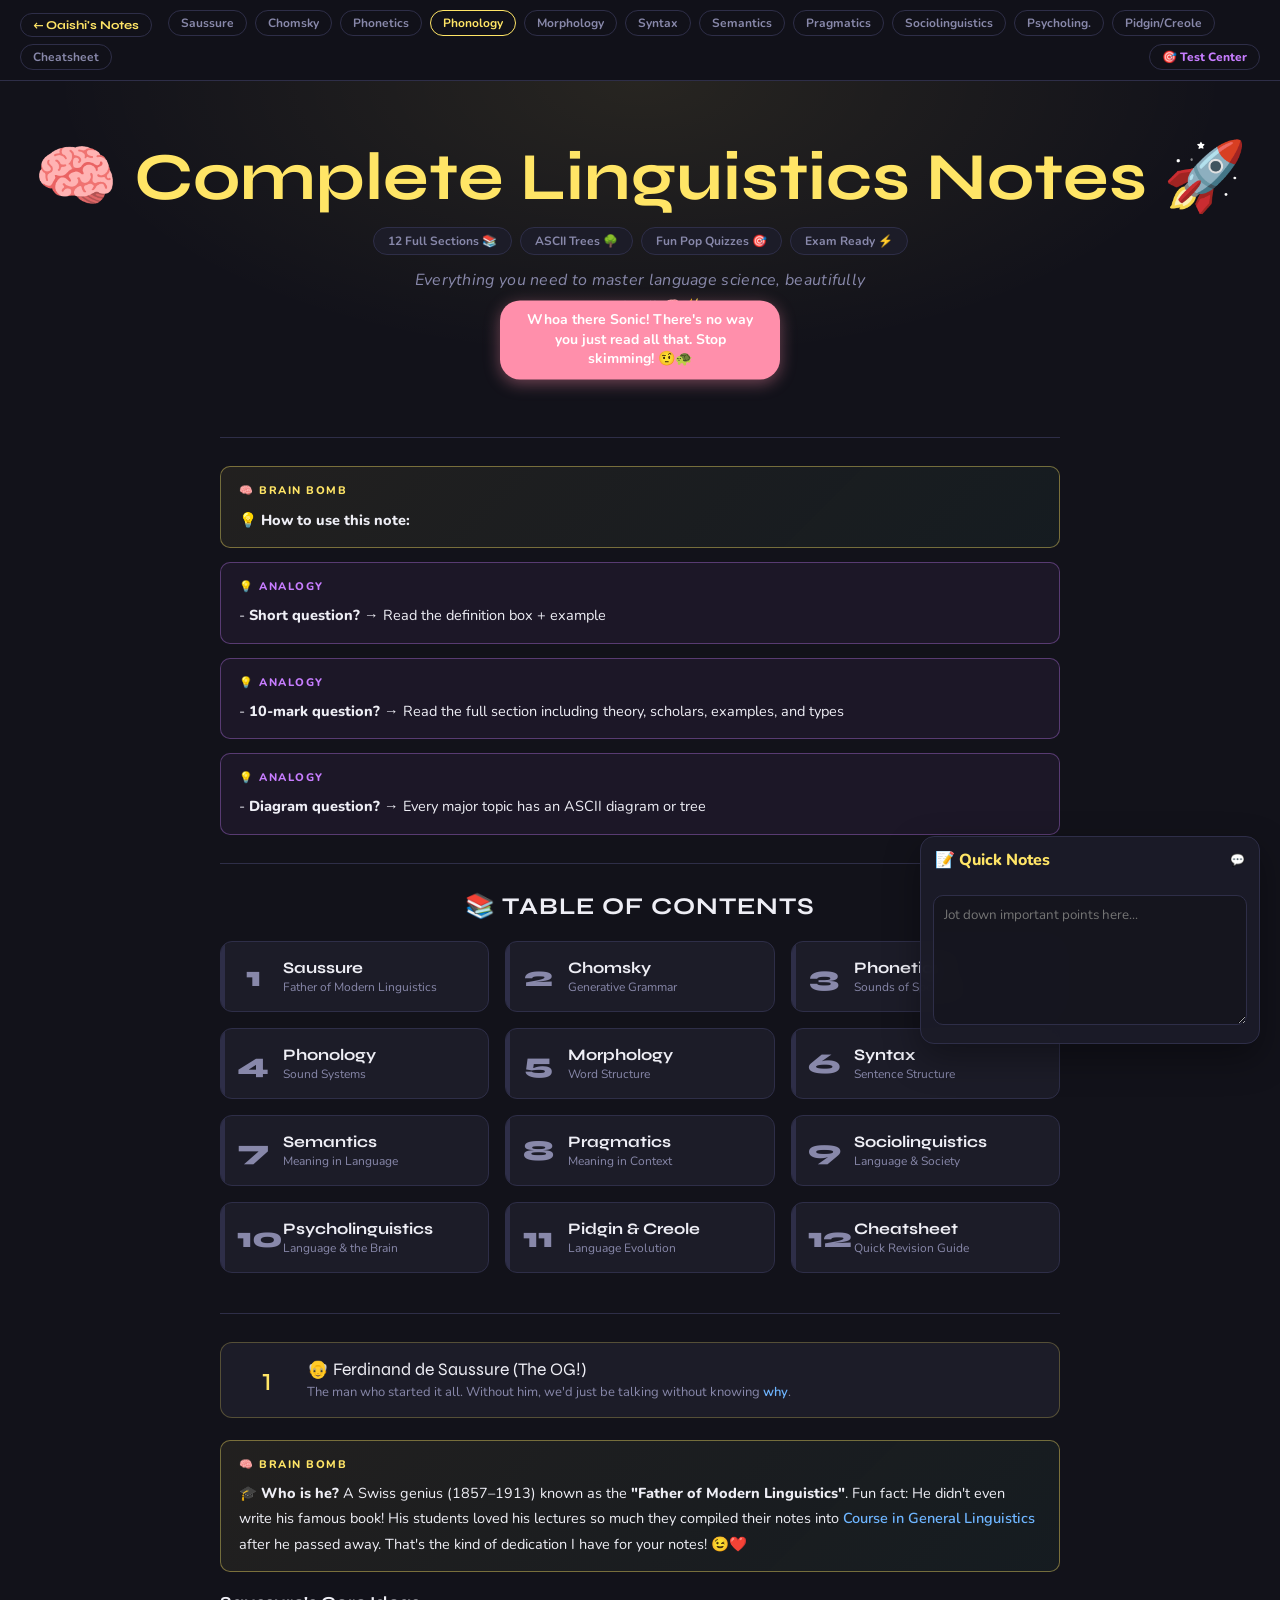
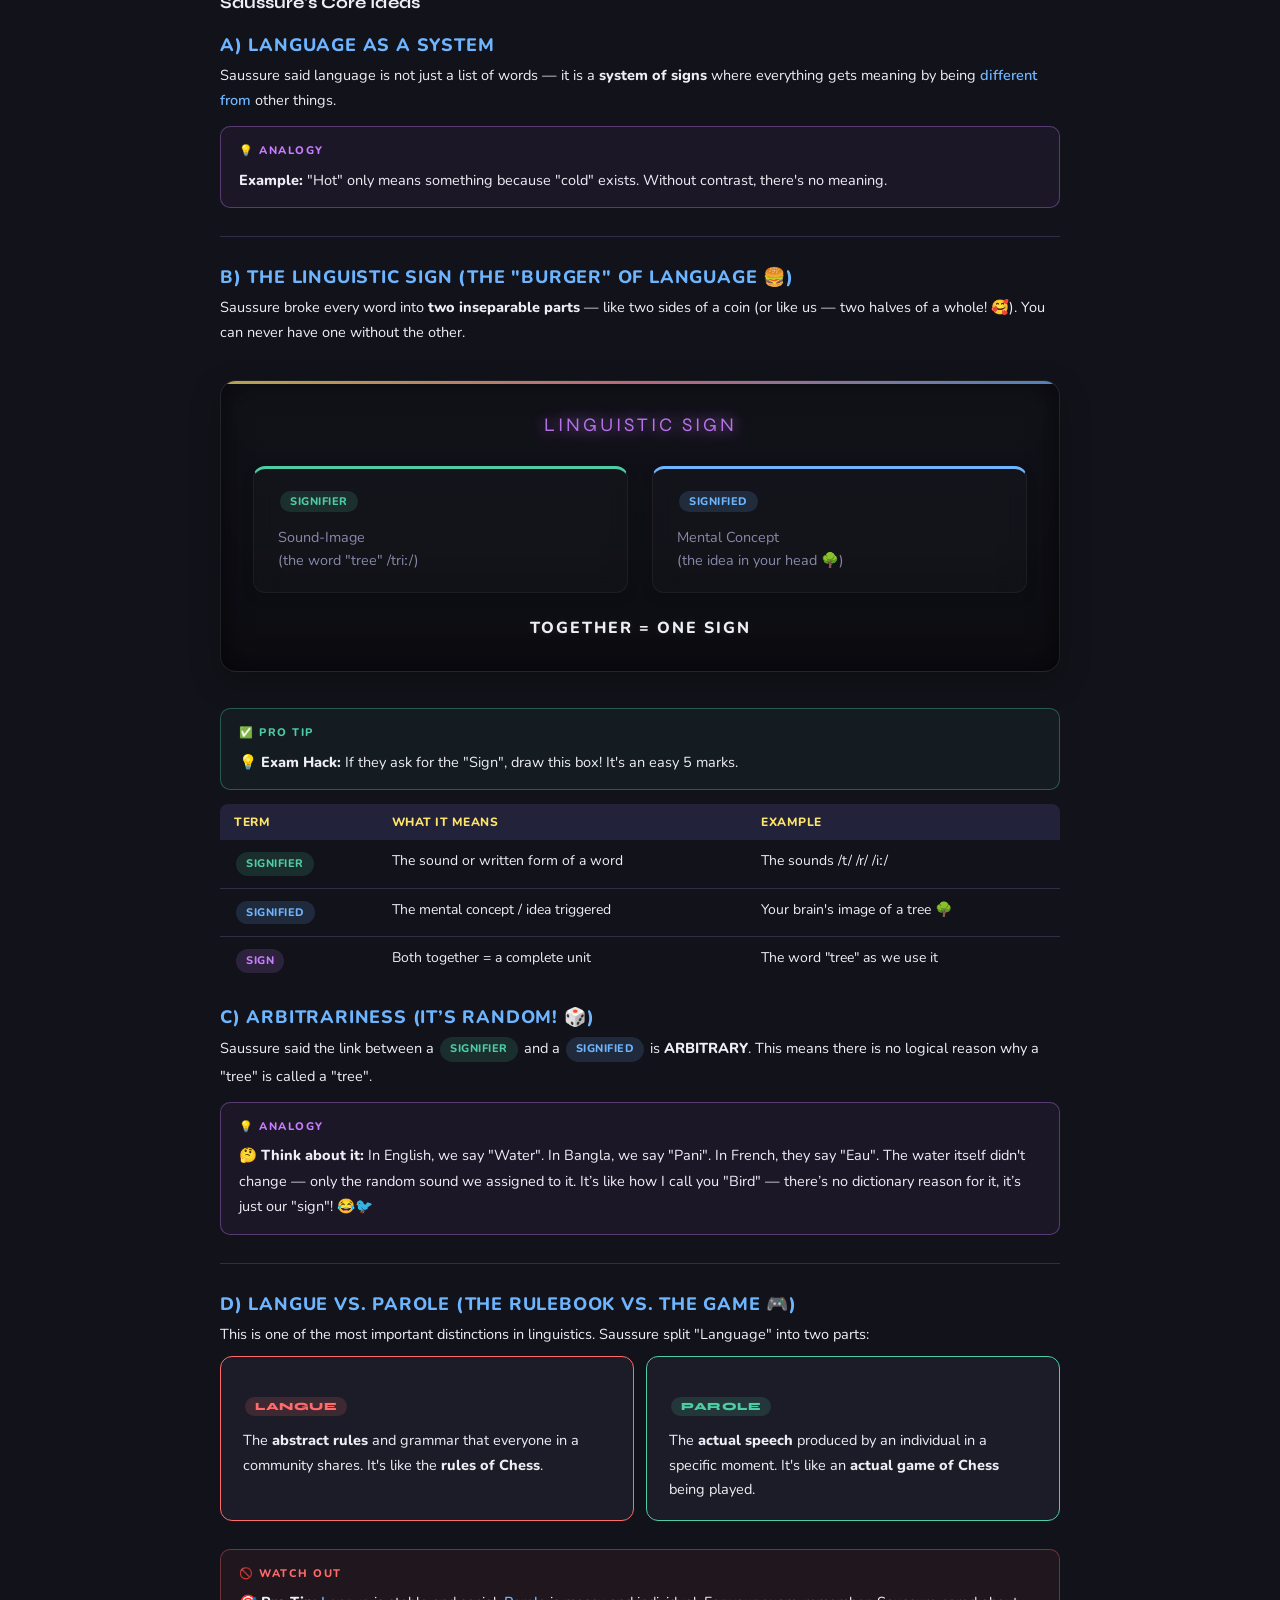
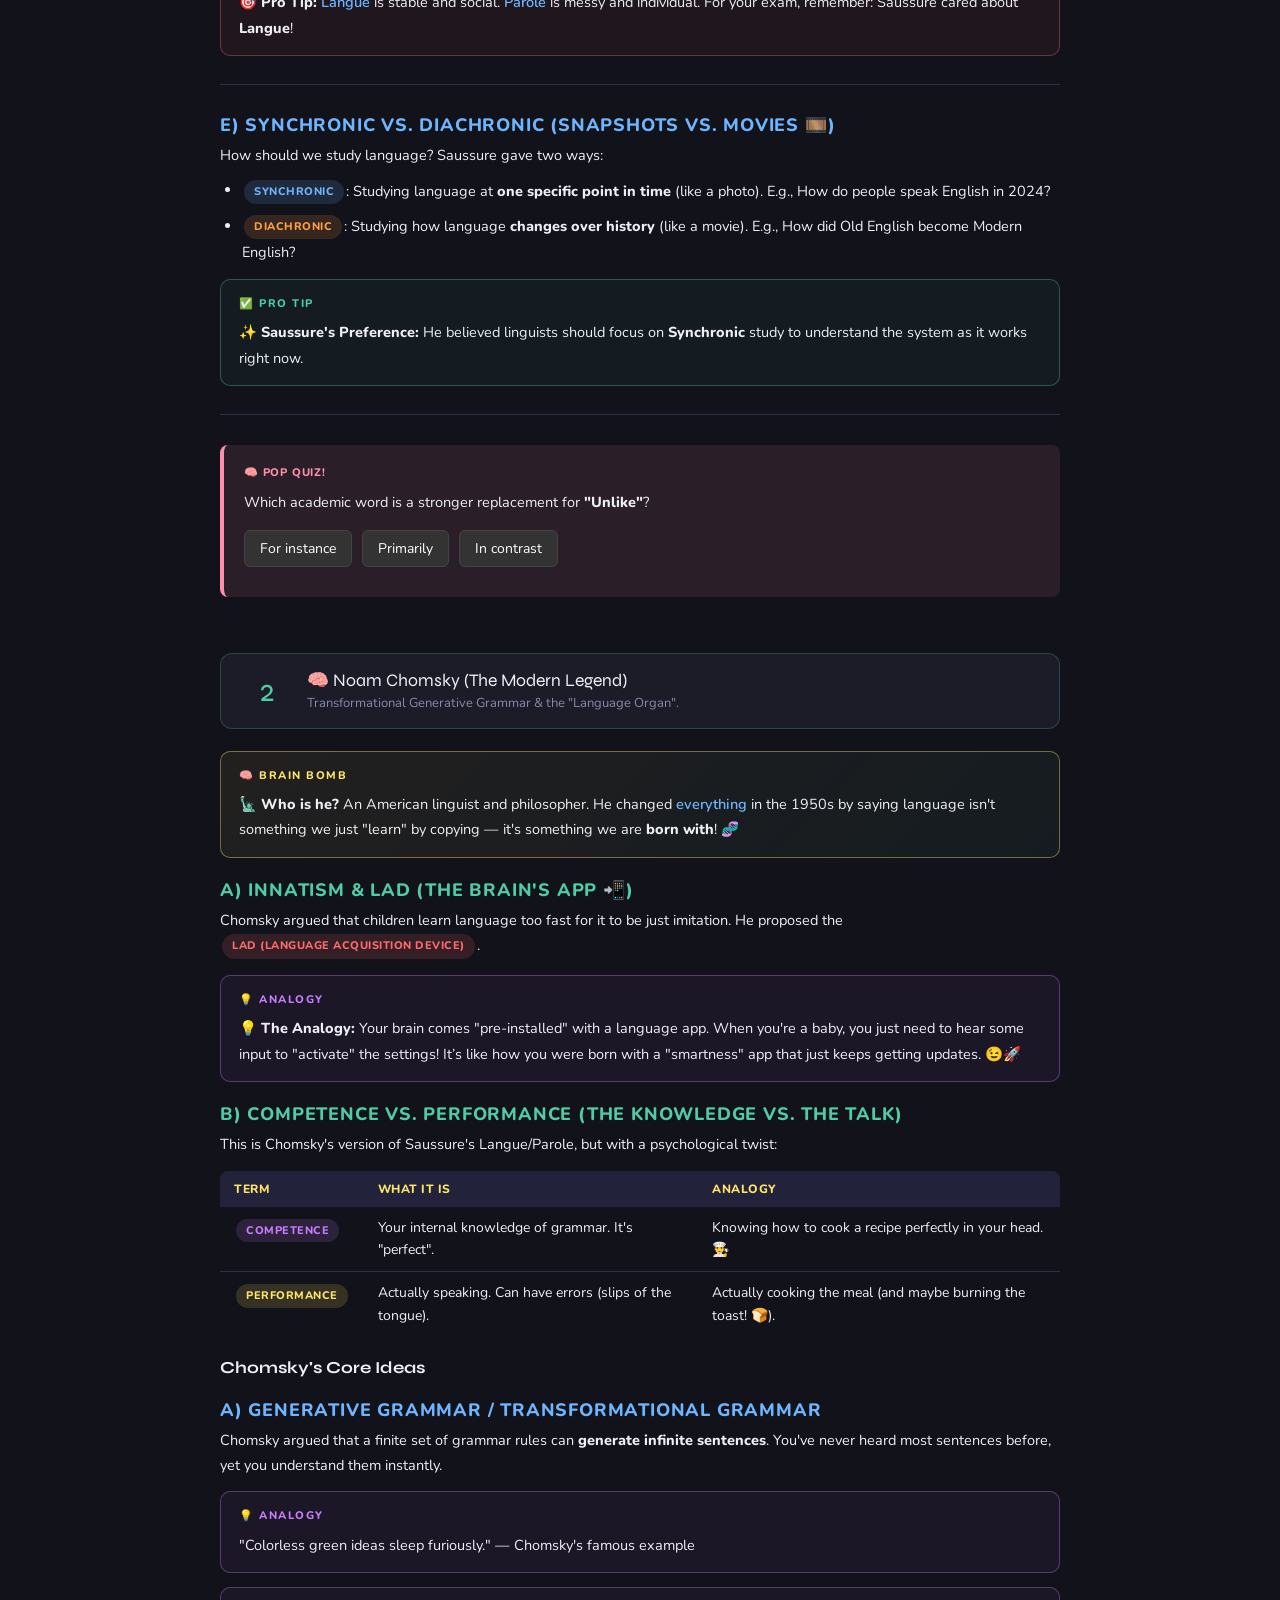
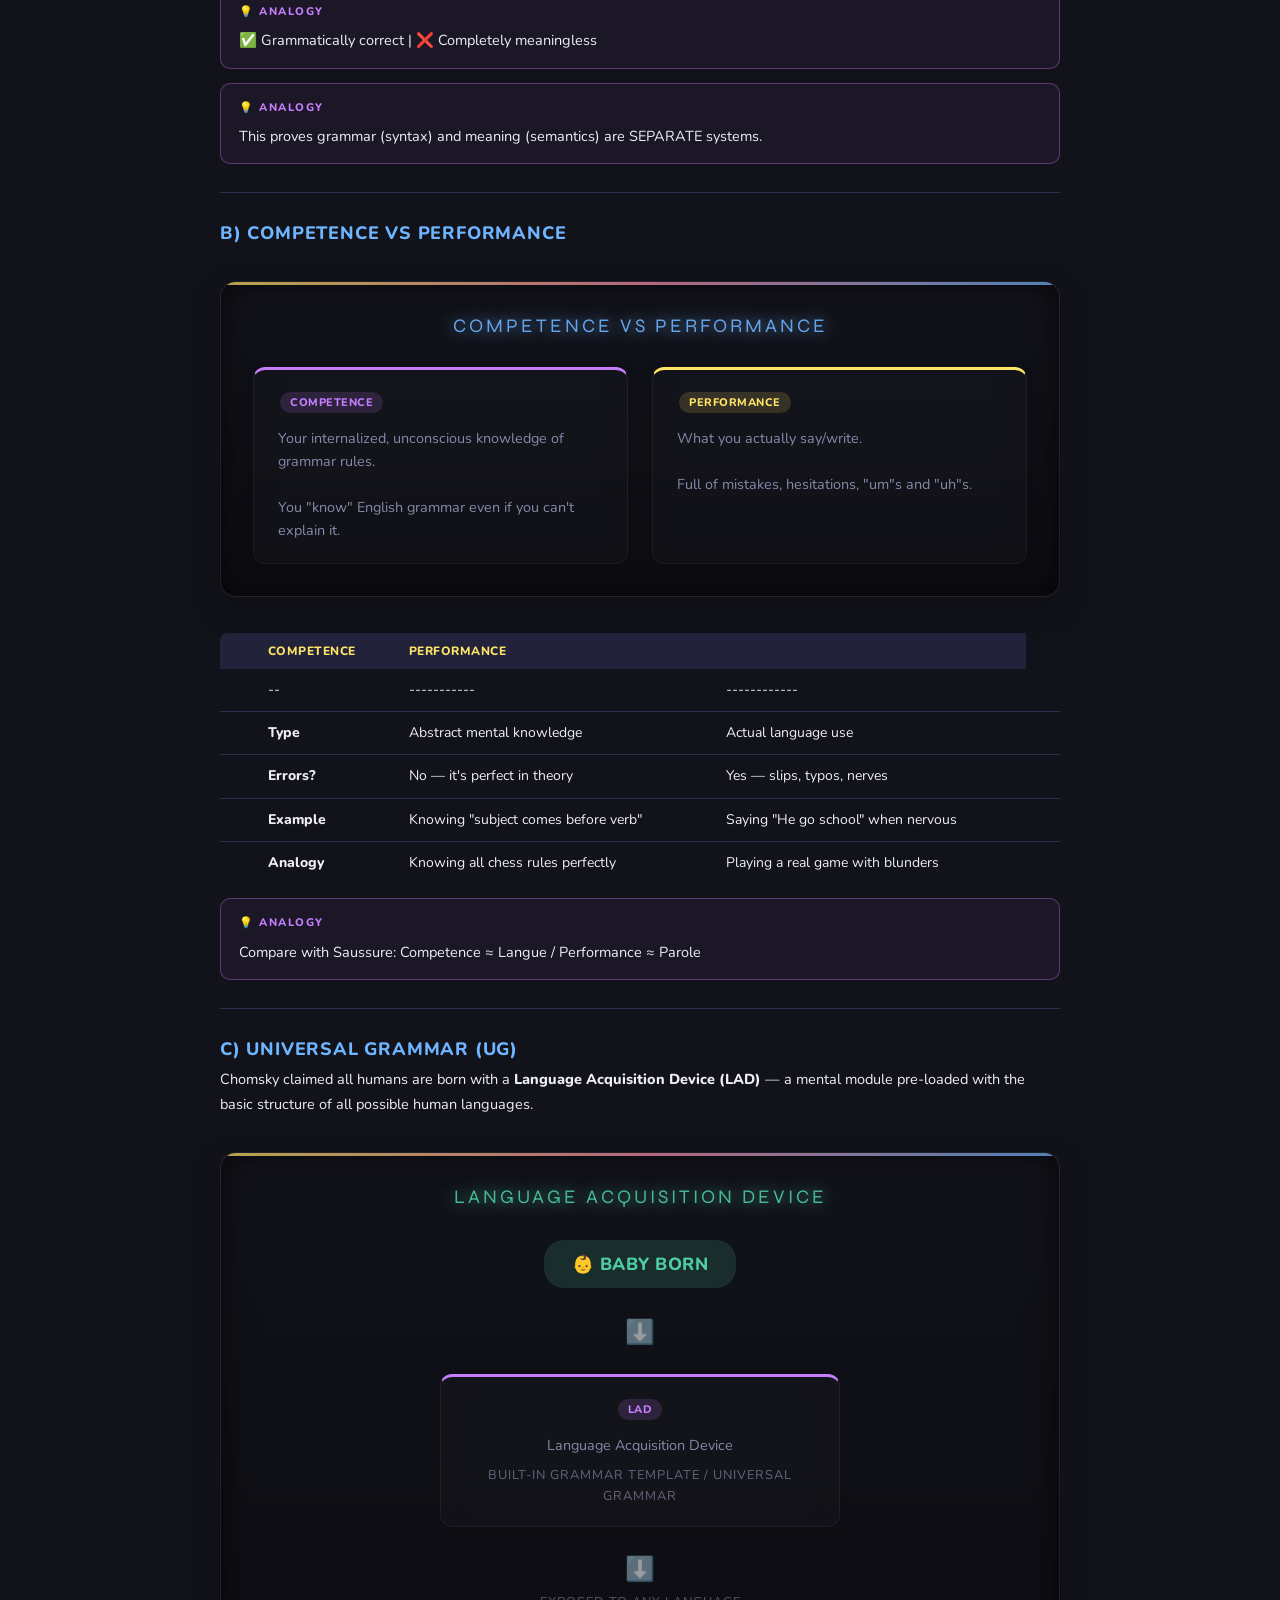
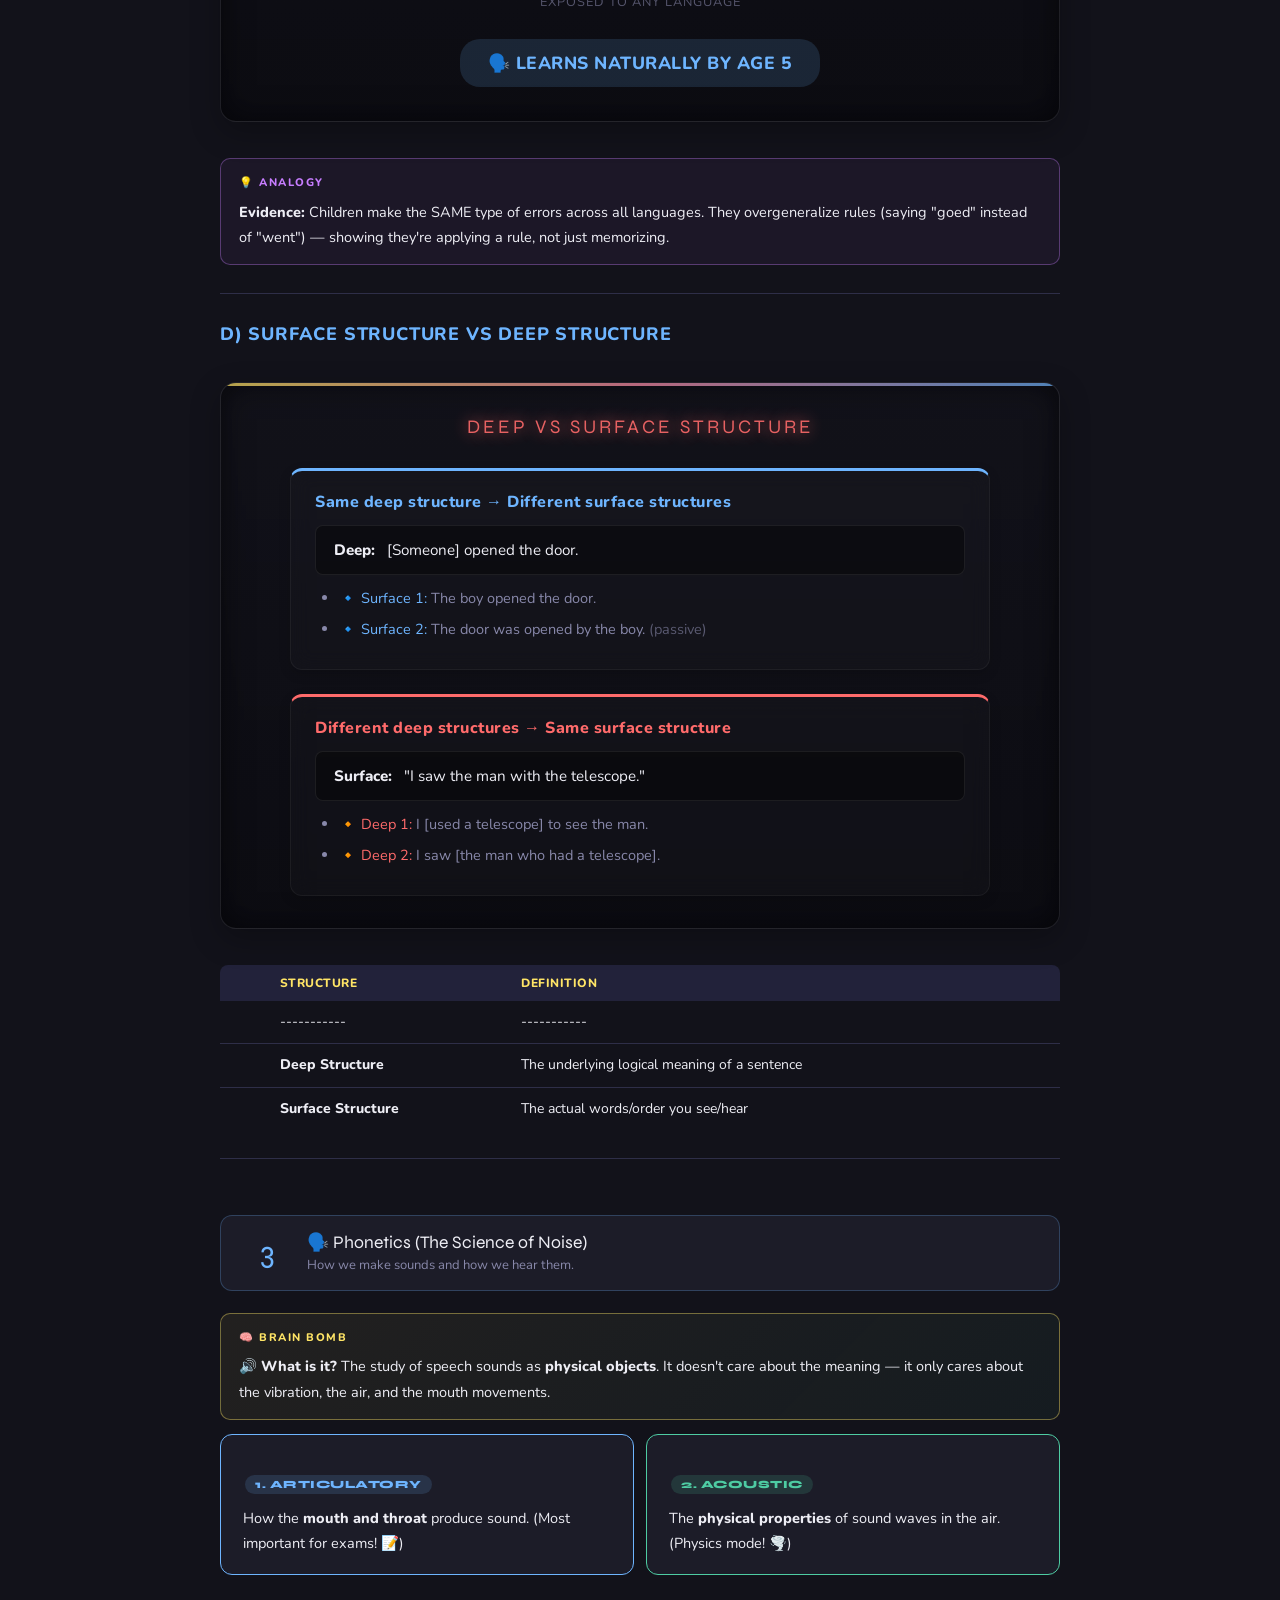
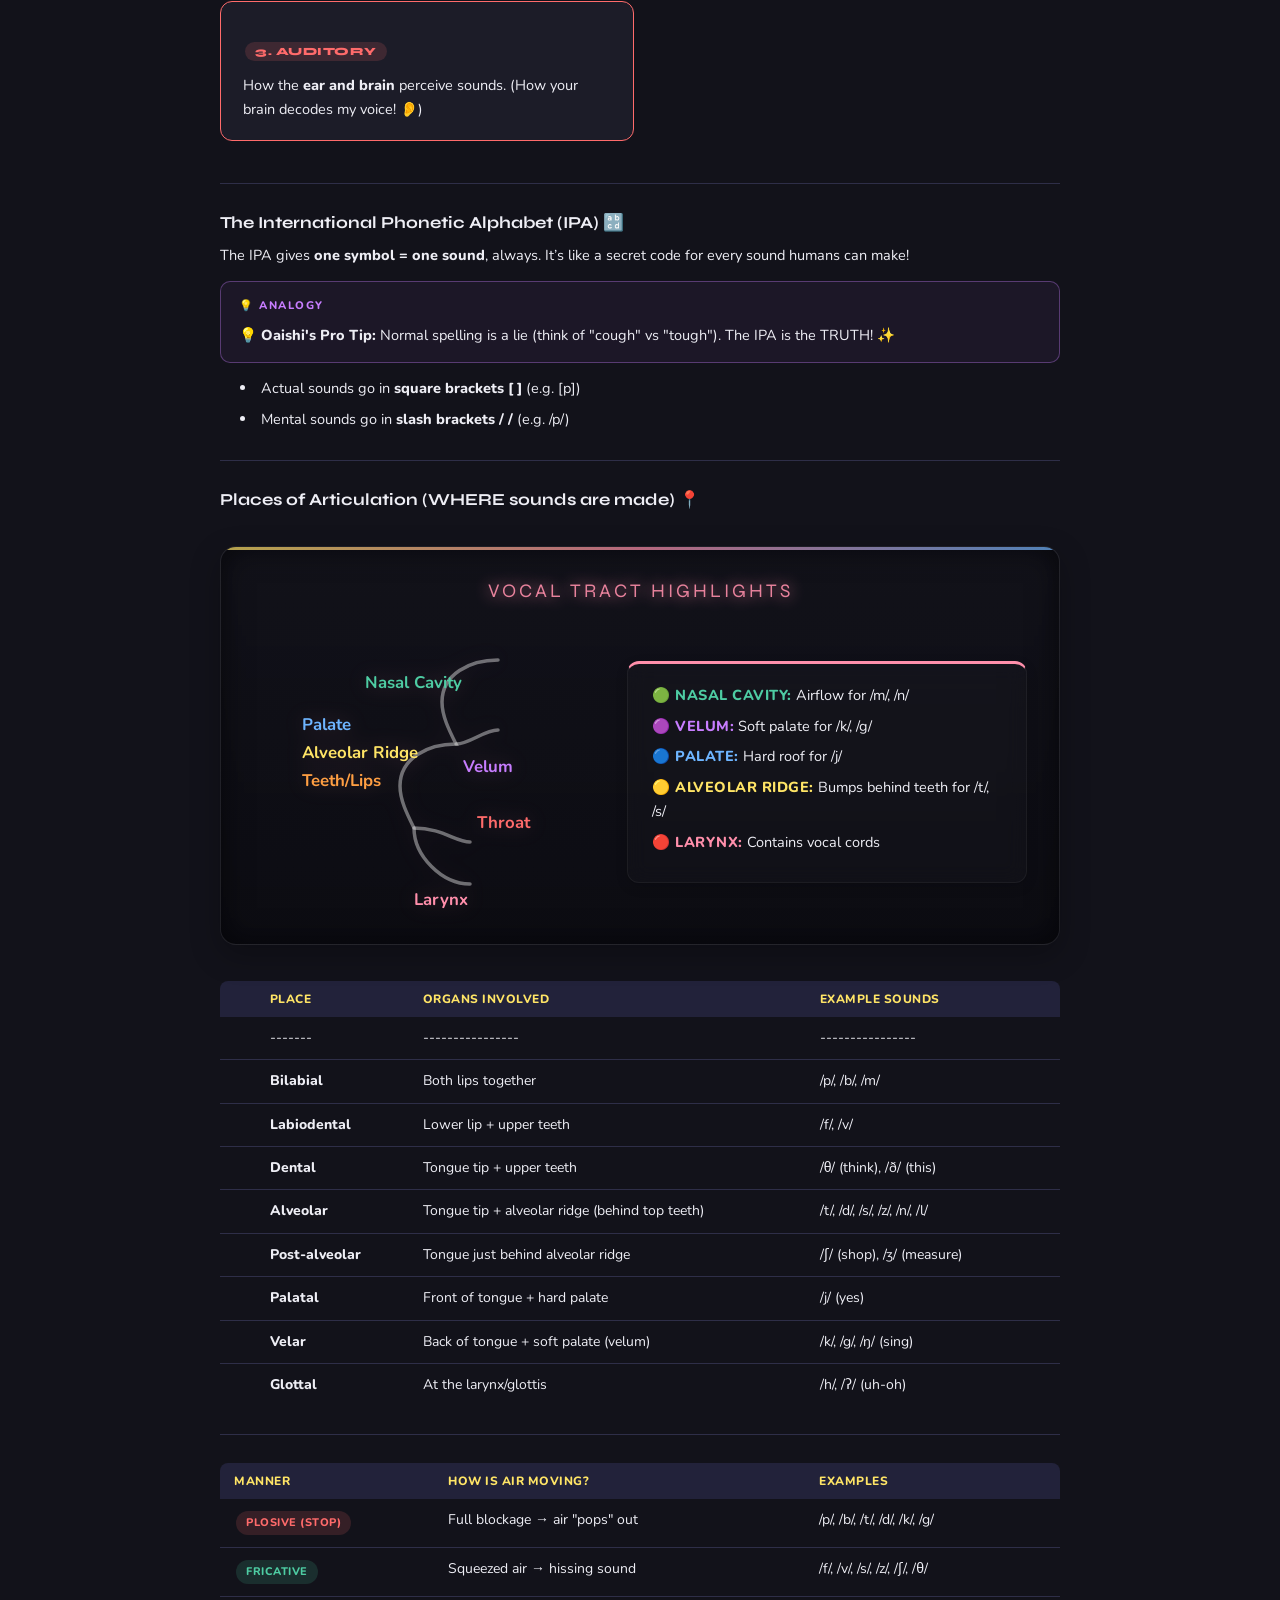
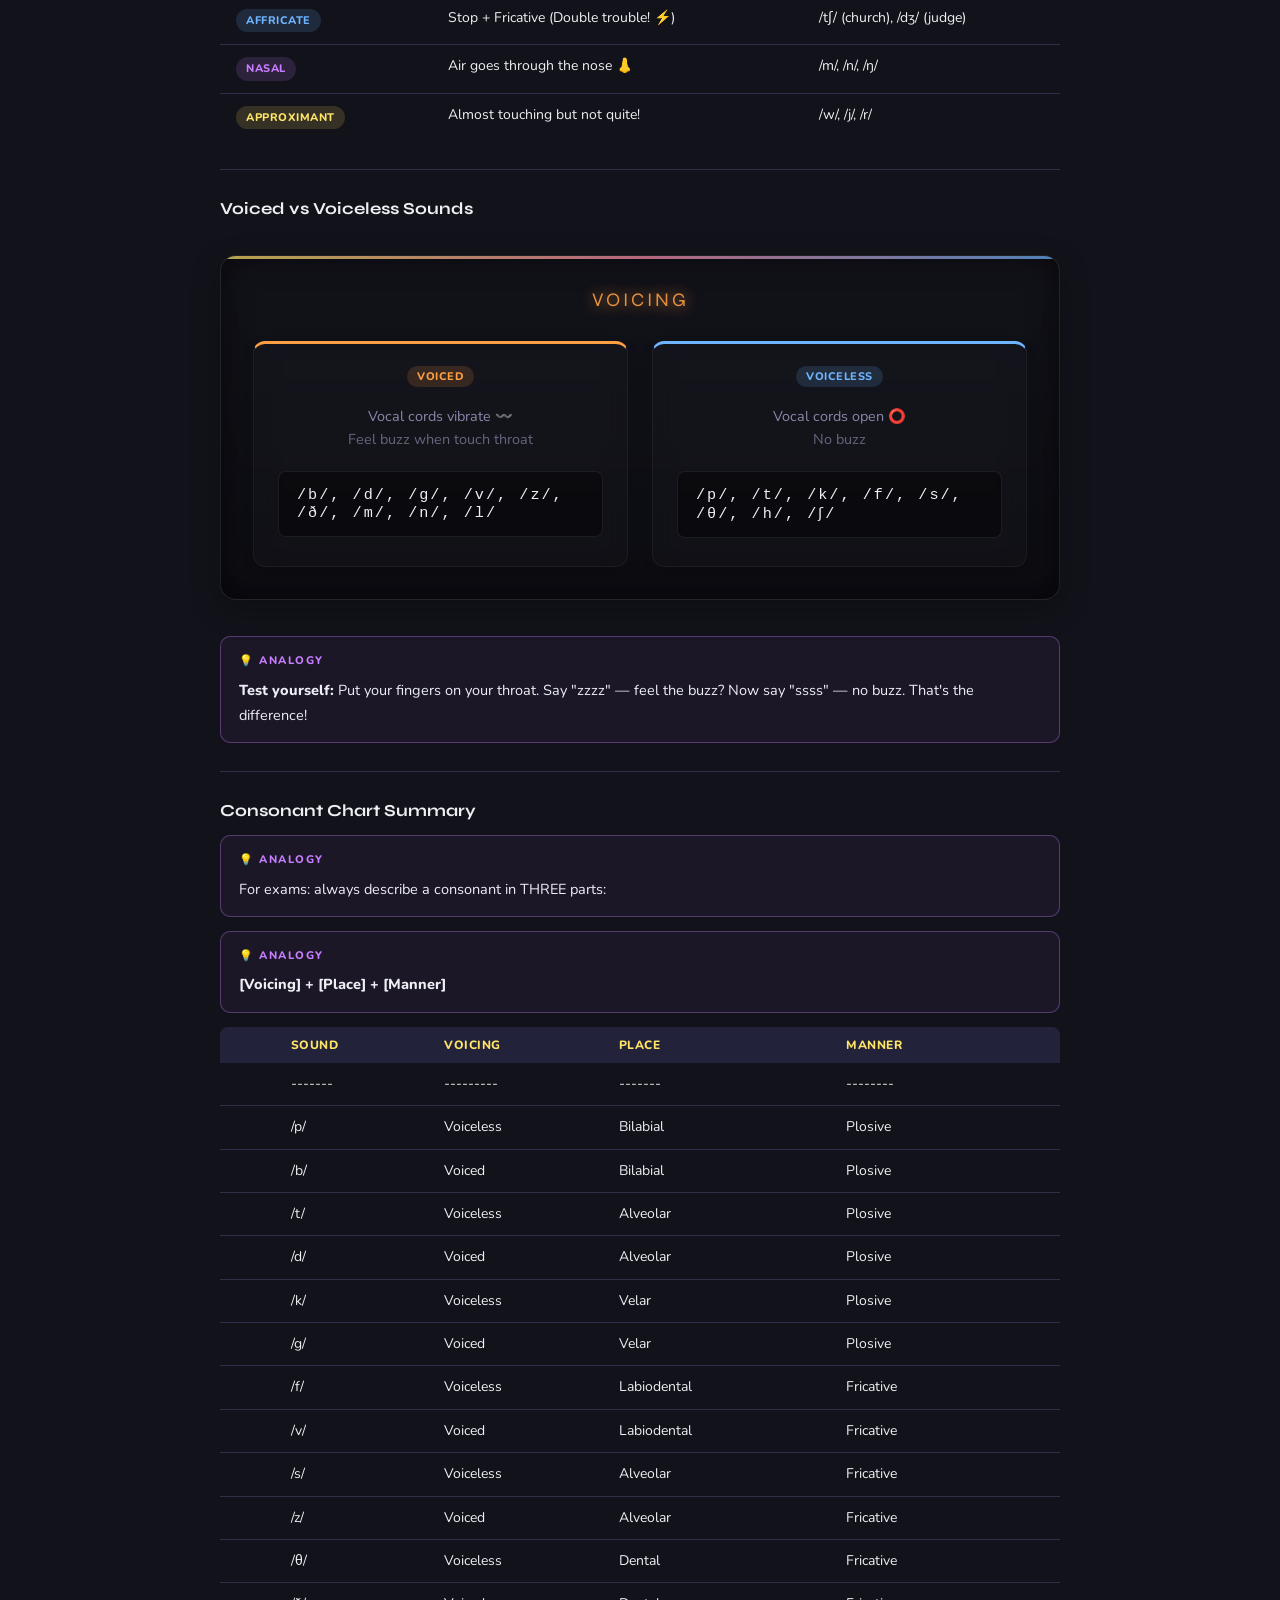
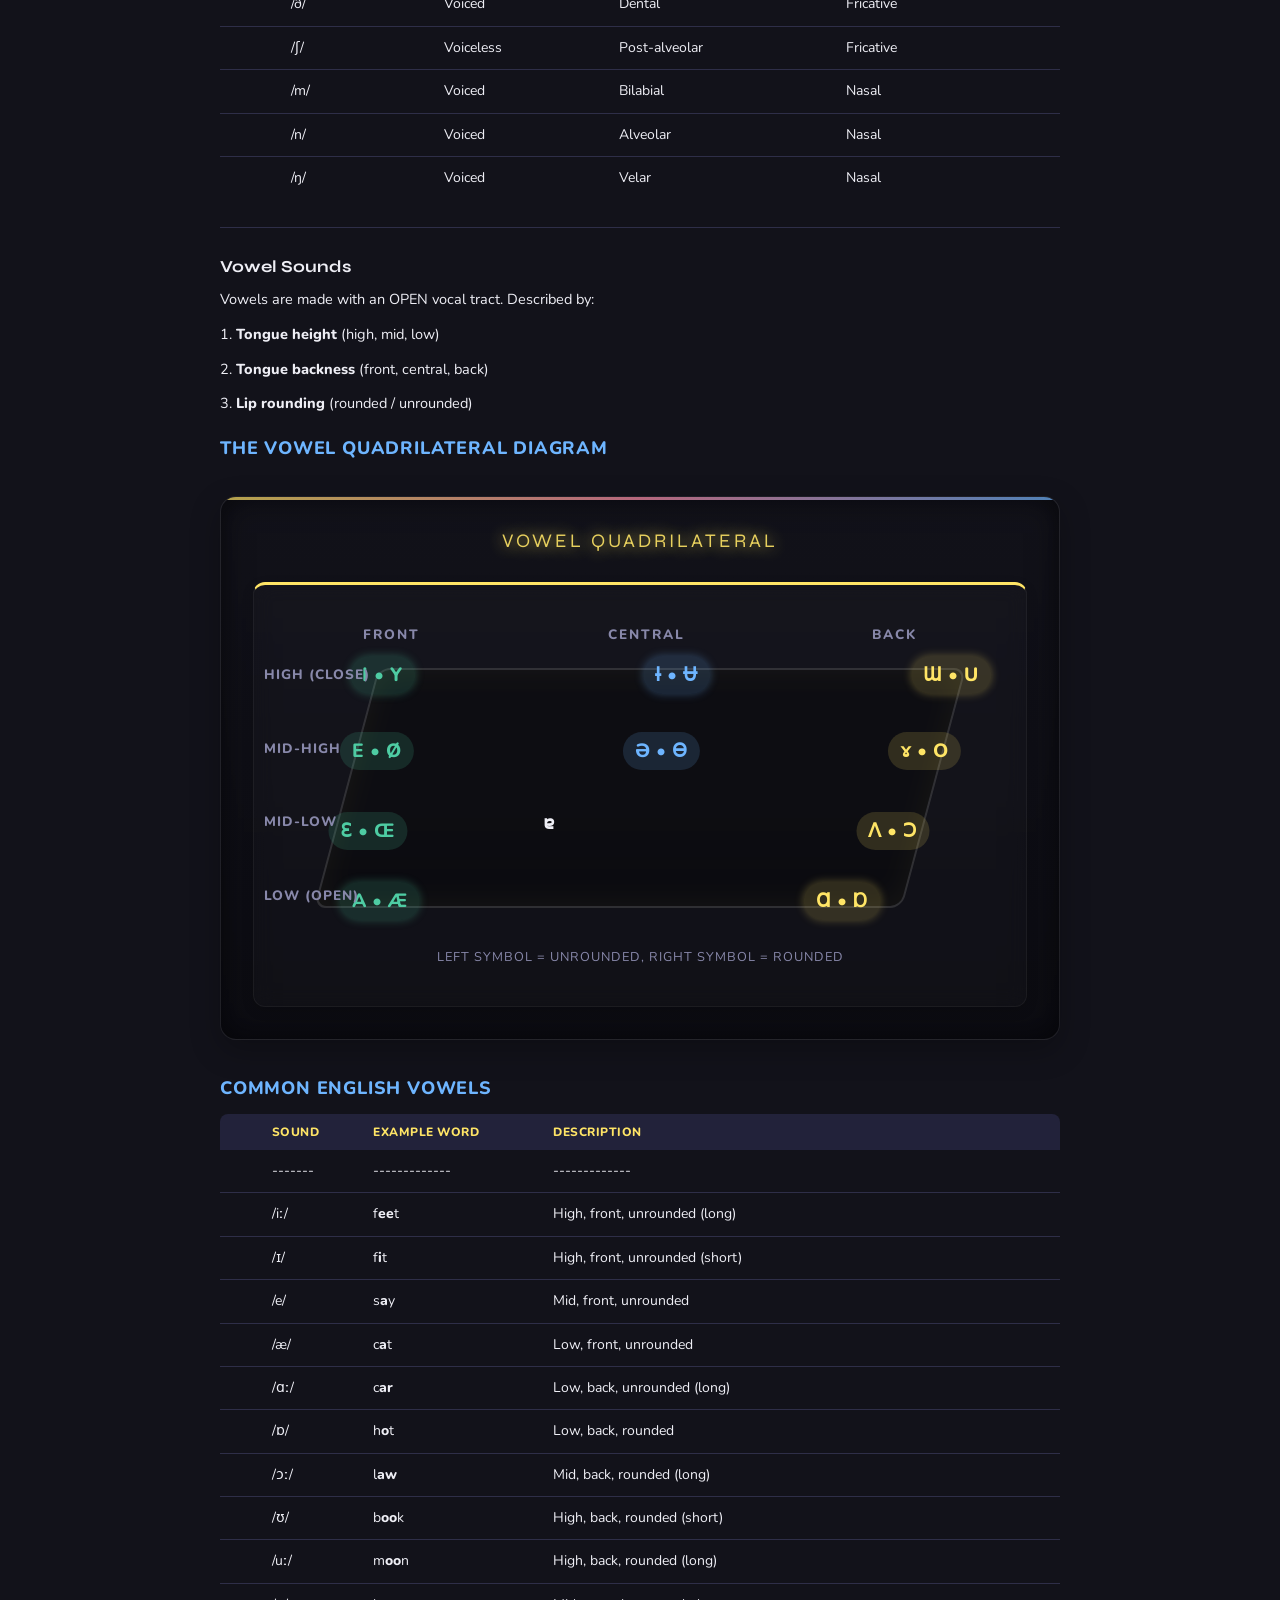
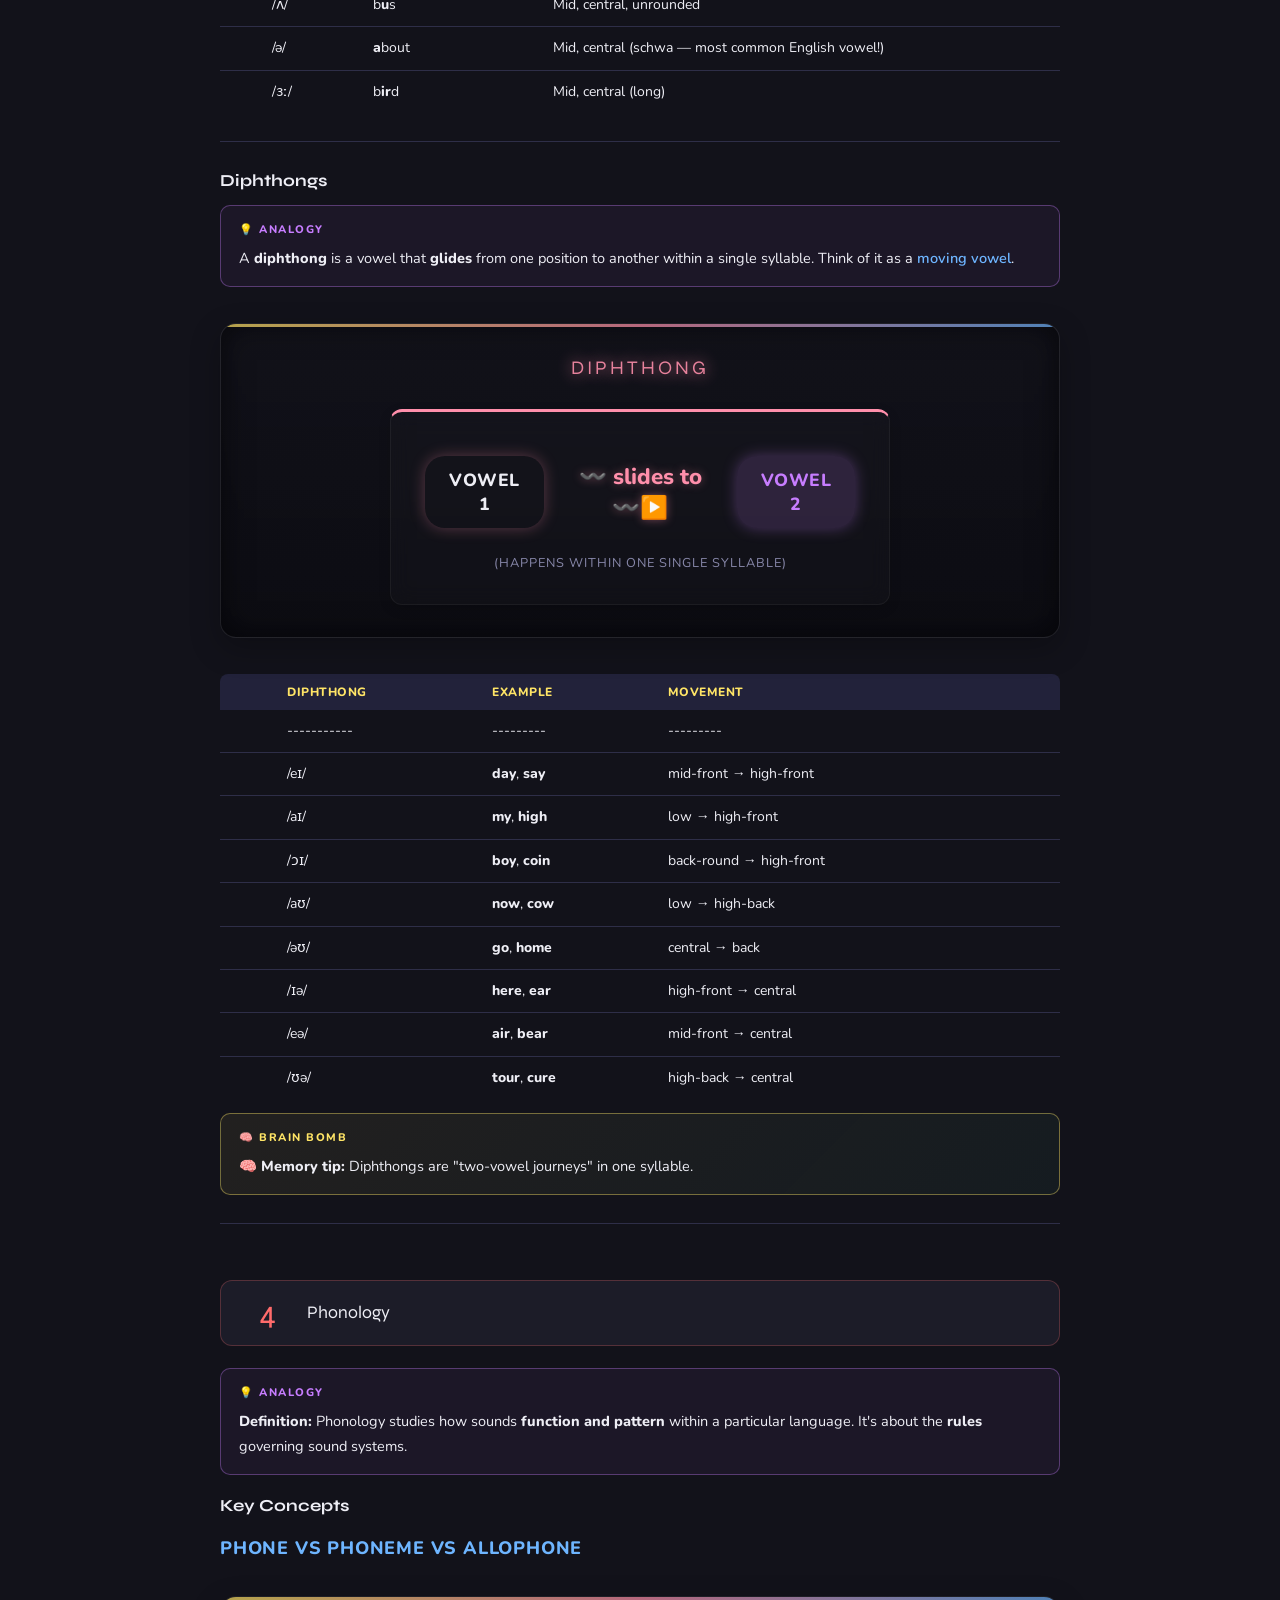
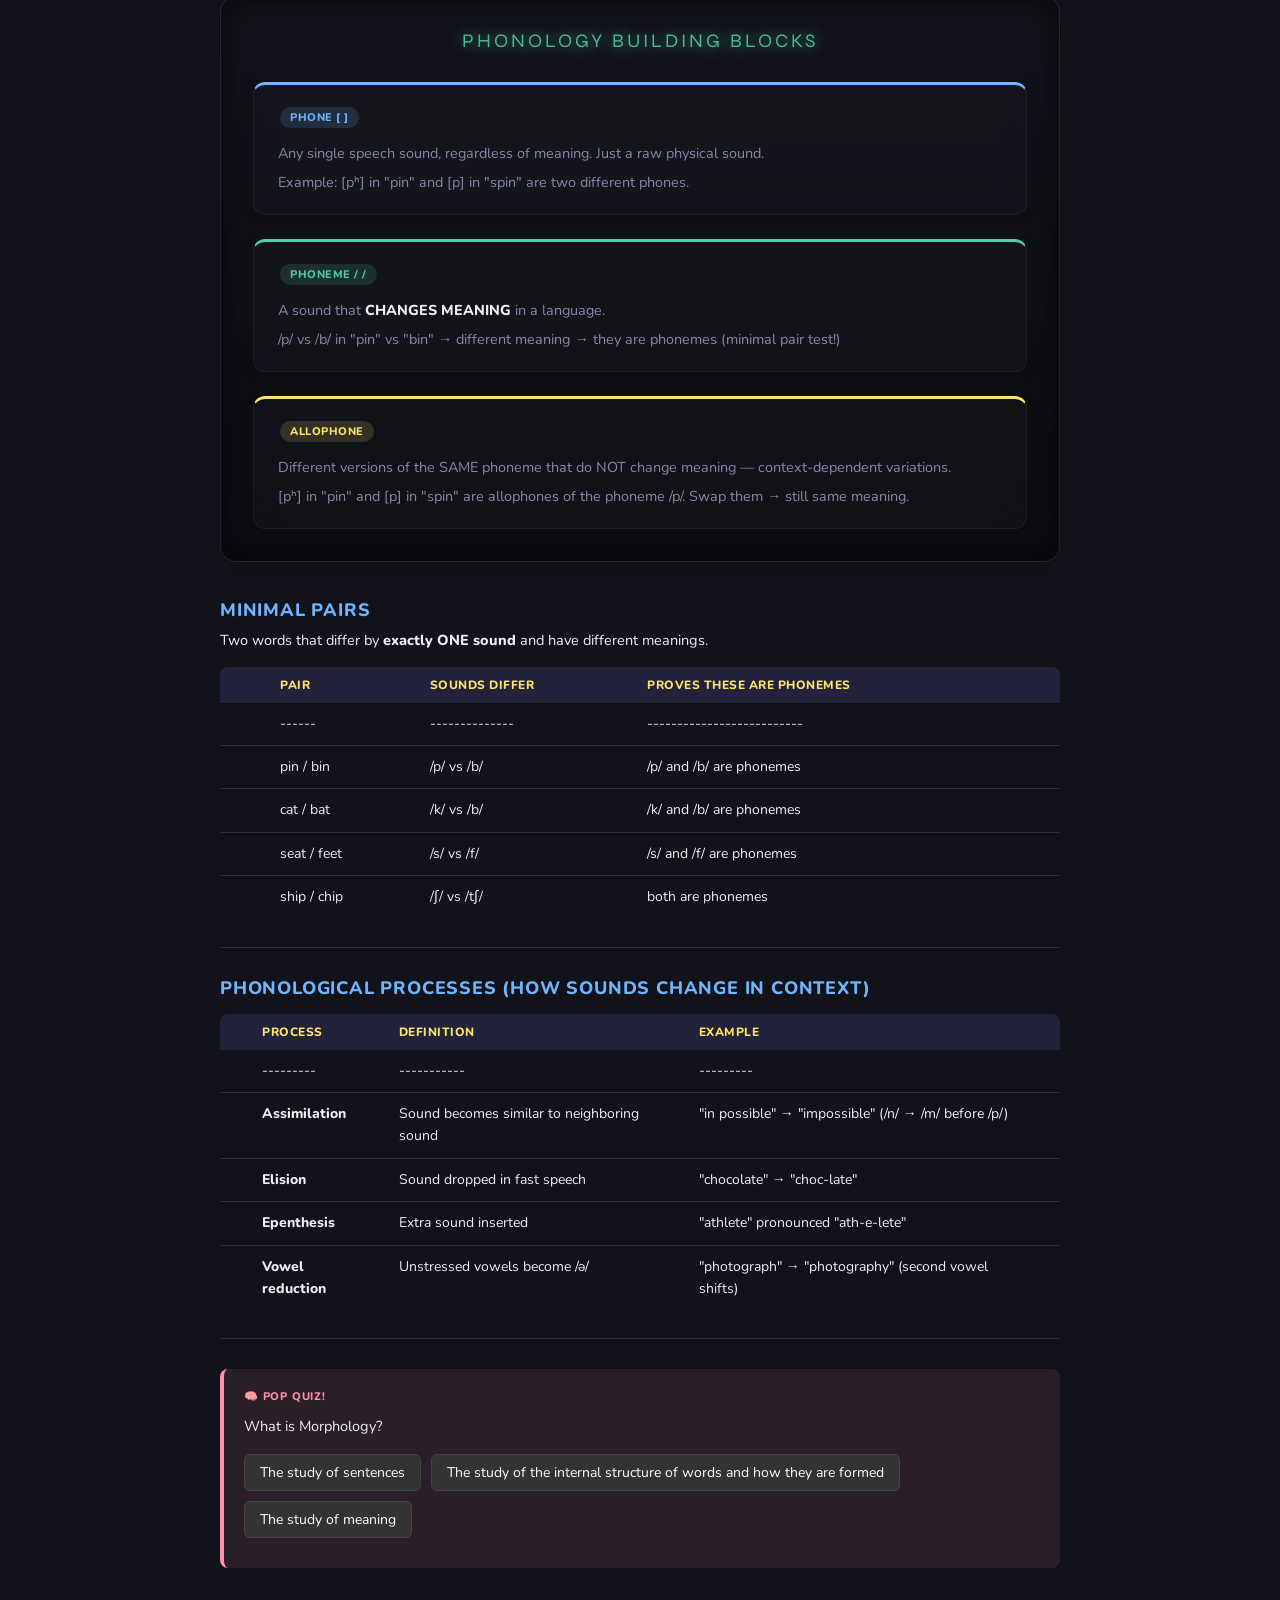
<file: linguistics-notes.html>
<!DOCTYPE html>
<html lang="en">

<head>
  <meta charset="UTF-8">
  <meta name="viewport" content="width=device-width, initial-scale=1.0">
  <meta name="description"
    content="Complete exam notes for Linguistics — Phonetics, Syntax, Semantics, and more. Gamified with easter eggs.">
  <title>Linguistics — Complete Notes | Oaishi's Notes</title>
  <link
    href="https://fonts.googleapis.com/css2?family=Syne:wght@700;800&family=Nunito:ital,wght@0,400;0,600;0,700;1,400&display=swap"
    rel="stylesheet">
  <link rel="stylesheet" href="assets/css/shared.css">
  <link rel="stylesheet" href="assets/css/notes.css">
</head>

<body>
  <a class="skip-link" href="#main-content">Skip to notes</a>

  <nav>
    <span class="nav-logo"><a href="index.html" style="color:var(--yellow);text-decoration:none;">← Oaishi's
        Notes</a></span>
    <a href="#ling1">Saussure</a>
    <a href="#ling2">Chomsky</a>
    <a href="#ling3">Phonetics</a>
    <a href="#ling4">Phonology</a>
    <a href="#ling5">Morphology</a>
    <a href="#ling6">Syntax</a>
    <a href="#ling7">Semantics</a>
    <a href="#ling8">Pragmatics</a>
    <a href="#ling9">Sociolinguistics</a>
    <a href="#ling10">Psycholing.</a>
    <a href="#ling11">Pidgin/Creole</a>
    <a href="#ling12">Cheatsheet</a>
    <a href="test-center.html" style="color:var(--purple);font-weight:800;margin-left:auto;">🎯 Test Center</a>
  </nav>

  <div class="hero">
    <h1>🧠 Complete Linguistics Notes 🚀</h1>
    <div class="hero-pills">
      <span class="hero-pill">12 Full Sections 📚</span>
      <span class="hero-pill">ASCII Trees 🌳</span>
      <span class="hero-pill">Fun Pop Quizzes 🎯</span>
      <span class="hero-pill">Exam Ready ⚡</span>
    </div>
    <p class="hero-tagline">Everything you need to master language science, beautifully organized! 🧠✨</p>
  </div>

  <main class="wrap" id="main-content">
    <hr aria-hidden="true">
    <div class="brain">💡 <strong>How to use this note:</strong></div>
    <div class="analogy">- <strong>Short question?</strong> → Read the definition box + example</div>
    <div class="analogy">- <strong>10-mark question?</strong> → Read the full section including theory, scholars,
      examples, and types</div>
    <div class="analogy">- <strong>Diagram question?</strong> → Every major topic has an ASCII diagram or tree</div>
    <hr aria-hidden="true">
    <h3 class="toc-header">📚 Table of Contents</h3>
    <div class="toc-grid">
      <a href="#ling1" class="toc-card t-yellow">
        <div class="toc-num">1</div>
        <div class="toc-content">
          <div class="toc-title">Saussure</div>
          <div class="toc-sub">Father of Modern Linguistics</div>
        </div>
      </a>
      <a href="#ling2" class="toc-card t-mint">
        <div class="toc-num">2</div>
        <div class="toc-content">
          <div class="toc-title">Chomsky</div>
          <div class="toc-sub">Generative Grammar</div>
        </div>
      </a>
      <a href="#ling3" class="toc-card t-sky">
        <div class="toc-num">3</div>
        <div class="toc-content">
          <div class="toc-title">Phonetics</div>
          <div class="toc-sub">Sounds of Speech</div>
        </div>
      </a>
      <a href="#ling4" class="toc-card t-coral">
        <div class="toc-num">4</div>
        <div class="toc-content">
          <div class="toc-title">Phonology</div>
          <div class="toc-sub">Sound Systems</div>
        </div>
      </a>
      <a href="#ling5" class="toc-card t-orange">
        <div class="toc-num">5</div>
        <div class="toc-content">
          <div class="toc-title">Morphology</div>
          <div class="toc-sub">Word Structure</div>
        </div>
      </a>
      <a href="#ling6" class="toc-card t-purple">
        <div class="toc-num">6</div>
        <div class="toc-content">
          <div class="toc-title">Syntax</div>
          <div class="toc-sub">Sentence Structure</div>
        </div>
      </a>
      <a href="#ling7" class="toc-card t-coral">
        <div class="toc-num">7</div>
        <div class="toc-content">
          <div class="toc-title">Semantics</div>
          <div class="toc-sub">Meaning in Language</div>
        </div>
      </a>
      <a href="#ling8" class="toc-card t-mint">
        <div class="toc-num">8</div>
        <div class="toc-content">
          <div class="toc-title">Pragmatics</div>
          <div class="toc-sub">Meaning in Context</div>
        </div>
      </a>
      <a href="#ling9" class="toc-card t-yellow">
        <div class="toc-num">9</div>
        <div class="toc-content">
          <div class="toc-title">Sociolinguistics</div>
          <div class="toc-sub">Language & Society</div>
        </div>
      </a>
      <a href="#ling10" class="toc-card t-pink">
        <div class="toc-num">10</div>
        <div class="toc-content">
          <div class="toc-title">Psycholinguistics</div>
          <div class="toc-sub">Language & the Brain</div>
        </div>
      </a>
      <a href="#ling11" class="toc-card t-sky">
        <div class="toc-num">11</div>
        <div class="toc-content">
          <div class="toc-title">Pidgin & Creole</div>
          <div class="toc-sub">Language Evolution</div>
        </div>
      </a>
      <a href="#ling12" class="toc-card t-yellow">
        <div class="toc-num">12</div>
        <div class="toc-content">
          <div class="toc-title">Cheatsheet</div>
          <div class="toc-sub">Quick Revision Guide</div>
        </div>
      </a>
    </div>
    <hr aria-hidden="true">
    <!-- ===================== LING 1 ===================== -->
    <div class="q-section q1" id="ling1">
      <div class="q-header">
        <div class="q-num">1</div>
        <div>
          <div class="q-title">👴 Ferdinand de Saussure (The OG!)</div>
          <div class="q-sub">The man who started it all. Without him, we'd just be talking without knowing <em>why</em>.
          </div>
        </div>
      </div>
      <div class="brain">🎓 <strong>Who is he?</strong> A Swiss genius (1857–1913) known as the <strong>"Father of
          Modern Linguistics"</strong>. Fun fact: He didn't even write his famous book! His students loved his lectures
        so much they compiled their notes into <em>Course in General Linguistics</em> after he passed away. That's the
        kind of dedication I have for your notes! 😉❤️</div>

      <h3>Saussure's Core Ideas</h3>
      <h4 style="color:var(--sky);margin-top:20px;font-size:18px;">A) Language as a SYSTEM</h4>
      <p>Saussure said language is not just a list of words — it is a <strong>system of signs</strong> where everything
        gets meaning by being <em>different from</em> other things.</p>
      <div class="analogy"><strong>Example:</strong> "Hot" only means something because "cold" exists. Without contrast,
        there's no meaning.</div>
      <hr aria-hidden="true">
      <h4 style="color:var(--sky);margin-top:20px;font-size:18px;">B) The Linguistic Sign (The "Burger" of Language 🍔)
      </h4>
      <p>Saussure broke every word into <strong>two inseparable parts</strong> — like two sides of a coin (or like us —
        two halves of a whole! 🥰). You can never have one without the other.</p>
      <div class="vd-container">
  <div class="vd-title" style="color:var(--purple);">Linguistic Sign</div>
  <div class="vd-grid">
    <div class="vd-card c-mint">
      <div class="vd-card-title" style="color:var(--mint);"><span class="badge b-mint">SIGNIFIER</span></div>
      <div class="vd-card-sub">Sound-Image<br>(the word "tree" /triː/)</div>
    </div>
    <div class="vd-card c-sky">
      <div class="vd-card-title" style="color:var(--sky);"><span class="badge b-sky">SIGNIFIED</span></div>
      <div class="vd-card-sub">Mental Concept<br>(the idea in your head 🌳)</div>
    </div>
  </div>
  <div style="text-align:center; margin-top:24px; font-weight:800; color:var(--text); letter-spacing:2px; text-shadow:0 0 10px rgba(255,255,255,0.1);">TOGETHER = ONE SIGN</div>
</div>

      <div class="tip">💡 <strong>Exam Hack:</strong> If they ask for the "Sign", draw this box! It's an easy 5 marks.
      </div>

      <table>
        <tr>
          <th>Term</th>
          <th>What it means</th>
          <th>Example</th>
        </tr>
        <tr>
          <td><span class="badge b-mint">Signifier</span></td>
          <td>The sound or written form of a word</td>
          <td>The sounds /t/ /r/ /iː/</td>
        </tr>
        <tr>
          <td><span class="badge b-sky">Signified</span></td>
          <td>The mental concept / idea triggered</td>
          <td>Your brain's image of a tree 🌳</td>
        </tr>
        <tr>
          <td><span class="badge b-purple">Sign</span></td>
          <td>Both together = a complete unit</td>
          <td>The word "tree" as we use it</td>
        </tr>
      </table>

      <h4 style="color:var(--sky);margin-top:20px;font-size:18px;">C) Arbitrariness (It’s Random! 🎲)</h4>
      <p>Saussure said the link between a <span class="badge b-mint">Signifier</span> and a <span
          class="badge b-sky">Signified</span> is <strong>ARBITRARY</strong>. This means there is no logical reason why
        a "tree" is called a "tree".</p>
      <div class="analogy">🤔 <strong>Think about it:</strong> In English, we say "Water". In Bangla, we say "Pani". In
        French, they say "Eau". The water itself didn't change — only the random sound we assigned to it. It’s like how
        I call you "Bird" — there’s no dictionary reason for it, it’s just our "sign"! 😂🐦</div>
      <hr aria-hidden="true">
      <h4 style="color:var(--sky);margin-top:20px;font-size:18px;">D) Langue vs. Parole (The Rulebook vs. The Game 🎮)
      </h4>
      <p>This is one of the most important distinctions in linguistics. Saussure split "Language" into two parts:</p>

      <div class="grid2">
        <div class="card" style="border-color:var(--coral);">
          <h3 style="color:var(--coral);"><span class="badge b-coral">LANGUE</span></h3>
          <p>The <strong>abstract rules</strong> and grammar that everyone in a community shares. It's like the
            <strong>rules of Chess</strong>.</p>
        </div>
        <div class="card" style="border-color:var(--mint);">
          <h3 style="color:var(--mint);"><span class="badge b-mint">PAROLE</span></h3>
          <p>The <strong>actual speech</strong> produced by an individual in a specific moment. It's like an
            <strong>actual game of Chess</strong> being played.</p>
        </div>
      </div>

      <div class="warn">🎯 <strong>Pro Tip:</strong> <em>Langue</em> is stable and social. <em>Parole</em> is messy and
        individual. For your exam, remember: Saussure cared about <strong>Langue</strong>!</div>
      <hr aria-hidden="true">
      <h4 style="color:var(--sky);margin-top:20px;font-size:18px;">E) Synchronic vs. Diachronic (Snapshots vs. Movies
        🎞️)</h4>
      <p>How should we study language? Saussure gave two ways:</p>
      <ul>
        <li><span class="badge b-sky">Synchronic</span>: Studying language at <strong>one specific point in
            time</strong> (like a photo). E.g., How do people speak English in 2024?</li>
        <li><span class="badge b-orange">Diachronic</span>: Studying how language <strong>changes over history</strong>
          (like a movie). E.g., How did Old English become Modern English?</li>
      </ul>
      <div class="tip">✨ <strong>Saussure's Preference:</strong> He believed linguists should focus on
        <strong>Synchronic</strong> study to understand the system as it works right now.</div>
      <hr aria-hidden="true">
    </div>

    <!-- ===================== LING 2 ===================== -->
    <div class="q-section q2" id="ling2">
      <div class="q-header">
        <div class="q-num">2</div>
        <div>
          <div class="q-title">🧠 Noam Chomsky (The Modern Legend)</div>
          <div class="q-sub">Transformational Generative Grammar & the "Language Organ".</div>
        </div>
      </div>
      <div class="brain">🗽 <strong>Who is he?</strong> An American linguist and philosopher. He changed
        <em>everything</em> in the 1950s by saying language isn't something we just "learn" by copying — it's something
        we are <strong>born with</strong>! 🧬</div>

      <h4 style="color:var(--mint);margin-top:20px;font-size:18px;">A) Innatism & LAD (The Brain's App 📲)</h4>
      <p>Chomsky argued that children learn language too fast for it to be just imitation. He proposed the <span
          class="badge b-coral">LAD (Language Acquisition Device)</span>.</p>
      <div class="analogy">💡 <strong>The Analogy:</strong> Your brain comes "pre-installed" with a language app. When
        you're a baby, you just need to hear some input to "activate" the settings! It’s like how you were born with a
        "smartness" app that just keeps getting updates. 😉🚀</div>

      <h4 style="color:var(--mint);margin-top:20px;font-size:18px;">B) Competence vs. Performance (The Knowledge vs. The
        Talk)</h4>
      <p>This is Chomsky's version of Saussure's Langue/Parole, but with a psychological twist:</p>
      <table>
        <tr>
          <th>Term</th>
          <th>What it is</th>
          <th>Analogy</th>
        </tr>
        <tr>
          <td><span class="badge b-purple">Competence</span></td>
          <td>Your internal knowledge of grammar. It's "perfect".</td>
          <td>Knowing how to cook a recipe perfectly in your head. 👨‍🍳</td>
        </tr>
        <tr>
          <td><span class="badge b-yellow">Performance</span></td>
          <td>Actually speaking. Can have errors (slips of the tongue).</td>
          <td>Actually cooking the meal (and maybe burning the toast! 🍞).</td>
        </tr>
      </table>

      <h3>Chomsky's Core Ideas</h3>
      <h4 style="color:var(--sky);margin-top:20px;font-size:18px;">A) Generative Grammar / Transformational Grammar</h4>
      <p>Chomsky argued that a finite set of grammar rules can <strong>generate infinite sentences</strong>. You've
        never heard most sentences before, yet you understand them instantly.</p>
      <div class="analogy">"Colorless green ideas sleep furiously." — Chomsky's famous example</div>
      <div class="analogy">✅ Grammatically correct | ❌ Completely meaningless</div>
      <div class="analogy">This proves grammar (syntax) and meaning (semantics) are SEPARATE systems.</div>
      <hr aria-hidden="true">
      <h4 style="color:var(--sky);margin-top:20px;font-size:18px;">B) Competence vs Performance</h4>
      <div class="vd-container">
  <div class="vd-title" style="color:var(--sky);">Competence vs Performance</div>
  <div class="vd-grid">
    <div class="vd-card c-purple">
      <div class="vd-card-title" style="color:var(--purple);"><span class="badge b-purple">COMPETENCE</span></div>
      <div class="vd-card-sub">Your internalized, unconscious knowledge of grammar rules.<br><br>You "know" English grammar even if you can't explain it.</div>
    </div>
    <div class="vd-card c-yellow">
      <div class="vd-card-title" style="color:var(--yellow);"><span class="badge b-yellow">PERFORMANCE</span></div>
      <div class="vd-card-sub">What you actually say/write.<br><br>Full of mistakes, hesitations, "um"s and "uh"s.</div>
    </div>
  </div>
</div>
      <table>
        <tr>
          <th></th>
          <th>Competence</th>
          <th>Performance</th>
          <th></th>
        </tr>
        <tr>
          <td></td>
          <td>--</td>
          <td>-----------</td>
          <td>------------</td>
          <td></td>
        </tr>
        <tr>
          <td></td>
          <td><strong>Type</strong></td>
          <td>Abstract mental knowledge</td>
          <td>Actual language use</td>
          <td></td>
        </tr>
        <tr>
          <td></td>
          <td><strong>Errors?</strong></td>
          <td>No — it's perfect in theory</td>
          <td>Yes — slips, typos, nerves</td>
          <td></td>
        </tr>
        <tr>
          <td></td>
          <td><strong>Example</strong></td>
          <td>Knowing "subject comes before verb"</td>
          <td>Saying "He go school" when nervous</td>
          <td></td>
        </tr>
        <tr>
          <td></td>
          <td><strong>Analogy</strong></td>
          <td>Knowing all chess rules perfectly</td>
          <td>Playing a real game with blunders</td>
          <td></td>
        </tr>
      </table>
      <div class="analogy">Compare with Saussure: Competence ≈ Langue / Performance ≈ Parole</div>
      <hr aria-hidden="true">
      <h4 style="color:var(--sky);margin-top:20px;font-size:18px;">C) Universal Grammar (UG)</h4>
      <p>Chomsky claimed all humans are born with a <strong>Language Acquisition Device (LAD)</strong> — a mental module
        pre-loaded with the basic structure of all possible human languages.</p>
      <div class="vd-container">
  <div class="vd-title" style="color:var(--mint);">Language Acquisition Device</div>
  <div style="display:flex; flex-direction:column; align-items:center; gap:16px;">
    <div class="badge b-mint" style="font-size:1.1rem; padding:12px 28px;">👶 Baby born</div>
    <div class="vd-connector">⬇️</div>
    <div class="vd-card c-purple" style="text-align:center; max-width:400px; width:100%;">
      <div class="vd-card-title" style="justify-content:center; color:var(--purple);"><span class="badge b-purple">LAD</span></div>
      <div class="vd-card-sub">Language Acquisition Device<br><span style="opacity:0.7; font-size:0.8rem; text-transform:uppercase; letter-spacing:1px; display:block; margin-top:8px;">built-in grammar template / Universal Grammar</span></div>
    </div>
    <div class="vd-connector" style="flex-direction:column; gap:8px;">⬇️ <span class="vd-label" style="margin:0;">Exposed to any language</span></div>
    <div class="badge b-sky" style="font-size:1.1rem; padding:12px 28px;">🗣️ Learns naturally by age 5</div>
  </div>
</div>
      <div class="analogy"><strong>Evidence:</strong> Children make the SAME type of errors across all languages. They
        overgeneralize rules (saying "goed" instead of "went") — showing they're applying a rule, not just memorizing.
      </div>
      <hr aria-hidden="true">
      <h4 style="color:var(--sky);margin-top:20px;font-size:18px;">D) Surface Structure vs Deep Structure</h4>
      <div class="vd-container">
  <div class="vd-title" style="color:var(--coral);">Deep vs Surface Structure</div>
  <div class="vd-grid" style="flex-direction:column; max-width:700px; margin:0 auto;">
    <div class="vd-card c-sky">
      <div class="vd-card-title" style="color:var(--sky);">Same deep structure → Different surface structures</div>
      <div class="vd-rule-box" style="margin:12px 0;"><strong>Deep:</strong> [Someone] opened the door.</div>
      <ul style="margin:0; padding-left:24px; color:var(--muted); font-size:0.95rem; line-height:1.8;">
        <li><span style="color:var(--sky);">🔹 Surface 1:</span> The boy opened the door.</li>
        <li><span style="color:var(--sky);">🔹 Surface 2:</span> The door was opened by the boy. <span style="opacity:0.6;">(passive)</span></li>
      </ul>
    </div>
    <div class="vd-card c-coral">
      <div class="vd-card-title" style="color:var(--coral);">Different deep structures → Same surface structure</div>
      <div class="vd-rule-box" style="margin:12px 0;"><strong>Surface:</strong> "I saw the man with the telescope."</div>
      <ul style="margin:0; padding-left:24px; color:var(--muted); font-size:0.95rem; line-height:1.8;">
        <li><span style="color:var(--coral);">🔸 Deep 1:</span> I [used a telescope] to see the man.</li>
        <li><span style="color:var(--coral);">🔸 Deep 2:</span> I saw [the man who had a telescope].</li>
      </ul>
    </div>
  </div>
</div>
      <table>
        <tr>
          <th></th>
          <th>Structure</th>
          <th>Definition</th>
          <th></th>
        </tr>
        <tr>
          <td></td>
          <td>-----------</td>
          <td>-----------</td>
          <td></td>
        </tr>
        <tr>
          <td></td>
          <td><strong>Deep Structure</strong></td>
          <td>The underlying logical meaning of a sentence</td>
          <td></td>
        </tr>
        <tr>
          <td></td>
          <td><strong>Surface Structure</strong></td>
          <td>The actual words/order you see/hear</td>
          <td></td>
        </tr>
      </table>
      <hr aria-hidden="true">
    </div>

    <!-- ===================== LING 3 ===================== -->
    <div class="q-section q3" id="ling3">
      <div class="q-header">
        <div class="q-num">3</div>
        <div>
          <div class="q-title">🗣️ Phonetics (The Science of Noise)</div>
          <div class="q-sub">How we make sounds and how we hear them.</div>
        </div>
      </div>
      <div class="brain">🔊 <strong>What is it?</strong> The study of speech sounds as <strong>physical objects</strong>. It doesn't care about the meaning — it only cares about the vibration, the air, and the mouth movements.</div>

      <div class="grid2">
        <div class="card" style="border-color:var(--sky);">
          <h3 style="color:var(--sky);"><span class="badge b-sky">1. Articulatory</span></h3>
          <p>How the <strong>mouth and throat</strong> produce sound. (Most important for exams! 📝)</p>
        </div>
        <div class="card" style="border-color:var(--mint);">
          <h3 style="color:var(--mint);"><span class="badge b-mint">2. Acoustic</span></h3>
          <p>The <strong>physical properties</strong> of sound waves in the air. (Physics mode! 🌪️)</p>
        </div>
        <div class="card" style="border-color:var(--coral);">
          <h3 style="color:var(--coral);"><span class="badge b-coral">3. Auditory</span></h3>
          <p>How the <strong>ear and brain</strong> perceive sounds. (How your brain decodes my voice! 👂)</p>
        </div>
      </div>

      <hr aria-hidden="true">
      <h3>The International Phonetic Alphabet (IPA) 🔡</h3>
      <p>The IPA gives <strong>one symbol = one sound</strong>, always. It’s like a secret code for every sound humans can make!</p>
      <div class="analogy">💡 <strong>Oaishi's Pro Tip:</strong> Normal spelling is a lie (think of "cough" vs "tough"). The IPA is the TRUTH! ✨</div>
      <li style="margin-left:20px;">Actual sounds go in <strong>square brackets [ ]</strong> (e.g. [p])</li>
      <li style="margin-left:20px;">Mental sounds go in <strong>slash brackets / /</strong> (e.g. /p/)</li>
      <hr aria-hidden="true">
      <h3>Places of Articulation (WHERE sounds are made) 📍</h3>
      <div class="vd-container">
  <div class="vd-title" style="color:var(--pink);">Vocal Tract Highlights</div>
  <div class="vd-grid" style="align-items:center;">
    <div style="flex:1; display:flex; justify-content:center;">
      <svg width="280" height="280" viewBox="0 0 200 200" fill="none" stroke="rgba(255,255,255,0.4)" stroke-width="2.5" style="filter:drop-shadow(0 0 10px rgba(255,143,171,0.2));">
        <path d="M 150 20 C 130 20 110 30 110 50 C 110 60 115 70 120 80 C 100 80 80 90 80 110 C 80 120 85 130 90 140 C 90 160 110 180 130 180" stroke-linecap="round"/>
        <path d="M 120 80 C 130 80 140 70 150 70" stroke-linecap="round"/>
        <path d="M 90 140 C 110 140 120 150 130 150" stroke-linecap="round"/>
        <text x="55" y="40" font-size="12" font-weight="bold" fill="var(--mint)" stroke="none">Nasal Cavity</text>
        <text x="10" y="70" font-size="12" font-weight="bold" fill="var(--sky)" stroke="none">Palate</text>
        <text x="10" y="90" font-size="12" font-weight="bold" fill="var(--yellow)" stroke="none">Alveolar Ridge</text>
        <text x="10" y="110" font-size="12" font-weight="bold" fill="var(--orange)" stroke="none">Teeth/Lips</text>
        <text x="125" y="100" font-size="12" font-weight="bold" fill="var(--purple)" stroke="none">Velum</text>
        <text x="135" y="140" font-size="12" font-weight="bold" fill="var(--coral)" stroke="none">Throat</text>
        <text x="90" y="195" font-size="12" font-weight="bold" fill="var(--pink)" stroke="none">Larynx</text>
      </svg>
    </div>
    <div class="vd-card c-pink" style="flex:1;">
      <ul style="font-size:0.95rem; line-height:2.2; list-style:none; padding:0; margin:0;">
        <li><span style="color:var(--mint); font-weight:800; letter-spacing:0.5px;">🟢 NASAL CAVITY:</span> Airflow for /m/, /n/</li>
        <li><span style="color:var(--purple); font-weight:800; letter-spacing:0.5px;">🟣 VELUM:</span> Soft palate for /k/, /g/</li>
        <li><span style="color:var(--sky); font-weight:800; letter-spacing:0.5px;">🔵 PALATE:</span> Hard roof for /j/</li>
        <li><span style="color:var(--yellow); font-weight:800; letter-spacing:0.5px;">🟡 ALVEOLAR RIDGE:</span> Bumps behind teeth for /t/, /s/</li>
        <li><span style="color:var(--pink); font-weight:800; letter-spacing:0.5px;">🔴 LARYNX:</span> Contains vocal cords</li>
      </ul>
    </div>
  </div>
</div>

      <table>
        <tr>
          <th></th>
          <th>Place</th>
          <th>Organs Involved</th>
          <th>Example Sounds</th>
          <th></th>
        </tr>
        <tr>
          <td></td>
          <td>-------</td>
          <td>----------------</td>
          <td>----------------</td>
          <td></td>
        </tr>
        <tr>
          <td></td>
          <td><strong>Bilabial</strong></td>
          <td>Both lips together</td>
          <td>/p/, /b/, /m/</td>
          <td></td>
        </tr>
        <tr>
          <td></td>
          <td><strong>Labiodental</strong></td>
          <td>Lower lip + upper teeth</td>
          <td>/f/, /v/</td>
          <td></td>
        </tr>
        <tr>
          <td></td>
          <td><strong>Dental</strong></td>
          <td>Tongue tip + upper teeth</td>
          <td>/θ/ (think), /ð/ (this)</td>
          <td></td>
        </tr>
        <tr>
          <td></td>
          <td><strong>Alveolar</strong></td>
          <td>Tongue tip + alveolar ridge (behind top teeth)</td>
          <td>/t/, /d/, /s/, /z/, /n/, /l/</td>
          <td></td>
        </tr>
        <tr>
          <td></td>
          <td><strong>Post-alveolar</strong></td>
          <td>Tongue just behind alveolar ridge</td>
          <td>/ʃ/ (shop), /ʒ/ (measure)</td>
          <td></td>
        </tr>
        <tr>
          <td></td>
          <td><strong>Palatal</strong></td>
          <td>Front of tongue + hard palate</td>
          <td>/j/ (yes)</td>
          <td></td>
        </tr>
        <tr>
          <td></td>
          <td><strong>Velar</strong></td>
          <td>Back of tongue + soft palate (velum)</td>
          <td>/k/, /g/, /ŋ/ (sing)</td>
          <td></td>
        </tr>
        <tr>
          <td></td>
          <td><strong>Glottal</strong></td>
          <td>At the larynx/glottis</td>
          <td>/h/, /ʔ/ (uh-oh)</td>
          <td></td>
        </tr>
      </table>
      <hr aria-hidden="true">
      <table>
        <tr>
          <th>Manner</th>
          <th>How is air moving?</th>
          <th>Examples</th>
        </tr>
        <tr>
          <td><span class="badge b-coral">Plosive (Stop)</span></td>
          <td>Full blockage → air "pops" out</td>
          <td>/p/, /b/, /t/, /d/, /k/, /g/</td>
        </tr>
        <tr>
          <td><span class="badge b-mint">Fricative</span></td>
          <td>Squeezed air → hissing sound</td>
          <td>/f/, /v/, /s/, /z/, /ʃ/, /θ/</td>
        </tr>
        <tr>
          <td><span class="badge b-sky">Affricate</span></td>
          <td>Stop + Fricative (Double trouble! ⚡)</td>
          <td>/tʃ/ (church), /dʒ/ (judge)</td>
        </tr>
        <tr>
          <td><span class="badge b-purple">Nasal</span></td>
          <td>Air goes through the nose 👃</td>
          <td>/m/, /n/, /ŋ/</td>
        </tr>
        <tr>
          <td><span class="badge b-yellow">Approximant</span></td>
          <td>Almost touching but not quite!</td>
          <td>/w/, /j/, /r/</td>
        </tr>
      </table>

      <hr aria-hidden="true">
      <h3>Voiced vs Voiceless Sounds</h3>
      <div class="vd-container">
  <div class="vd-title" style="color:var(--orange);">Voicing</div>
  <div class="vd-grid">
    <div class="vd-card c-orange">
      <div class="vd-card-title" style="color:var(--orange); justify-content:center; margin-bottom:16px;"><span class="badge b-orange">VOICED</span></div>
      <div class="vd-card-sub" style="text-align:center;">Vocal cords vibrate 〰️<br><span style="opacity:0.7;">Feel buzz when touch throat</span></div>
      <div class="vd-rule-box" style="margin-top:20px; justify-content:center; font-family:monospace; color:var(--text); letter-spacing:2px;">/b/, /d/, /g/, /v/, /z/, /ð/, /m/, /n/, /l/</div>
    </div>
    <div class="vd-card c-sky">
      <div class="vd-card-title" style="color:var(--sky); justify-content:center; margin-bottom:16px;"><span class="badge b-sky">VOICELESS</span></div>
      <div class="vd-card-sub" style="text-align:center;">Vocal cords open ⭕<br><span style="opacity:0.7;">No buzz</span></div>
      <div class="vd-rule-box" style="margin-top:20px; justify-content:center; font-family:monospace; color:var(--text); letter-spacing:2px;">/p/, /t/, /k/, /f/, /s/, /θ/, /h/, /ʃ/</div>
    </div>
  </div>
</div>
      <div class="analogy"><strong>Test yourself:</strong> Put your fingers on your throat. Say "zzzz" — feel the buzz?
        Now say "ssss" — no buzz. That's the difference!</div>
      <hr aria-hidden="true">
      <h3>Consonant Chart Summary</h3>
      <div class="analogy">For exams: always describe a consonant in THREE parts:</div>
      <div class="analogy"><strong>[Voicing] + [Place] + [Manner]</strong></div>
      <table>
        <tr>
          <th></th>
          <th>Sound</th>
          <th>Voicing</th>
          <th>Place</th>
          <th>Manner</th>
          <th></th>
        </tr>
        <tr>
          <td></td>
          <td>-------</td>
          <td>---------</td>
          <td>-------</td>
          <td>--------</td>
          <td></td>
        </tr>
        <tr>
          <td></td>
          <td>/p/</td>
          <td>Voiceless</td>
          <td>Bilabial</td>
          <td>Plosive</td>
          <td></td>
        </tr>
        <tr>
          <td></td>
          <td>/b/</td>
          <td>Voiced</td>
          <td>Bilabial</td>
          <td>Plosive</td>
          <td></td>
        </tr>
        <tr>
          <td></td>
          <td>/t/</td>
          <td>Voiceless</td>
          <td>Alveolar</td>
          <td>Plosive</td>
          <td></td>
        </tr>
        <tr>
          <td></td>
          <td>/d/</td>
          <td>Voiced</td>
          <td>Alveolar</td>
          <td>Plosive</td>
          <td></td>
        </tr>
        <tr>
          <td></td>
          <td>/k/</td>
          <td>Voiceless</td>
          <td>Velar</td>
          <td>Plosive</td>
          <td></td>
        </tr>
        <tr>
          <td></td>
          <td>/g/</td>
          <td>Voiced</td>
          <td>Velar</td>
          <td>Plosive</td>
          <td></td>
        </tr>
        <tr>
          <td></td>
          <td>/f/</td>
          <td>Voiceless</td>
          <td>Labiodental</td>
          <td>Fricative</td>
          <td></td>
        </tr>
        <tr>
          <td></td>
          <td>/v/</td>
          <td>Voiced</td>
          <td>Labiodental</td>
          <td>Fricative</td>
          <td></td>
        </tr>
        <tr>
          <td></td>
          <td>/s/</td>
          <td>Voiceless</td>
          <td>Alveolar</td>
          <td>Fricative</td>
          <td></td>
        </tr>
        <tr>
          <td></td>
          <td>/z/</td>
          <td>Voiced</td>
          <td>Alveolar</td>
          <td>Fricative</td>
          <td></td>
        </tr>
        <tr>
          <td></td>
          <td>/θ/</td>
          <td>Voiceless</td>
          <td>Dental</td>
          <td>Fricative</td>
          <td></td>
        </tr>
        <tr>
          <td></td>
          <td>/ð/</td>
          <td>Voiced</td>
          <td>Dental</td>
          <td>Fricative</td>
          <td></td>
        </tr>
        <tr>
          <td></td>
          <td>/ʃ/</td>
          <td>Voiceless</td>
          <td>Post-alveolar</td>
          <td>Fricative</td>
          <td></td>
        </tr>
        <tr>
          <td></td>
          <td>/m/</td>
          <td>Voiced</td>
          <td>Bilabial</td>
          <td>Nasal</td>
          <td></td>
        </tr>
        <tr>
          <td></td>
          <td>/n/</td>
          <td>Voiced</td>
          <td>Alveolar</td>
          <td>Nasal</td>
          <td></td>
        </tr>
        <tr>
          <td></td>
          <td>/ŋ/</td>
          <td>Voiced</td>
          <td>Velar</td>
          <td>Nasal</td>
          <td></td>
        </tr>
      </table>
      <hr aria-hidden="true">
      <h3>Vowel Sounds</h3>
      <p>Vowels are made with an OPEN vocal tract. Described by:</p>
      <p>1. <strong>Tongue height</strong> (high, mid, low)</p>
      <p>2. <strong>Tongue backness</strong> (front, central, back)</p>
      <p>3. <strong>Lip rounding</strong> (rounded / unrounded)</p>
      <h4 style="color:var(--sky);margin-top:20px;font-size:18px;">The Vowel Quadrilateral Diagram</h4>
      <div class="vd-container">
  <div class="vd-title" style="color:var(--yellow);">Vowel Quadrilateral</div>
  <div class="vd-card c-yellow" style="overflow-x:auto; padding:40px;">
    <div style="display:flex; justify-content:space-between; color:var(--muted); font-weight:800; margin-bottom:24px; padding:0 10%; font-size:0.85rem; letter-spacing:2px;">
      <span>FRONT</span><span>CENTRAL</span><span>BACK</span>
    </div>
    <div style="position:relative; width:85%; min-width:320px; margin:0 auto; height:240px; border:2.5px solid rgba(255,255,255,0.15); background:rgba(0,0,0,0.3); border-radius:12px; transform: skewX(-15deg); box-shadow:inset 0 0 30px rgba(255,229,102,0.05);">
      <div style="position:absolute; top:-16px; left:-30px; transform: skewX(15deg);"><span class="badge b-mint" style="font-size:1.2rem; padding:6px 12px; box-shadow:0 0 10px rgba(78,204,163,0.3);">i • y</span></div>
      <div style="position:absolute; top:-16px; left:45%; transform: skewX(15deg);"><span class="badge b-sky" style="font-size:1.2rem; padding:6px 12px; box-shadow:0 0 10px rgba(110,181,255,0.3);">ɨ • ʉ</span></div>
      <div style="position:absolute; top:-16px; right:-30px; transform: skewX(15deg);"><span class="badge b-yellow" style="font-size:1.2rem; padding:6px 12px; box-shadow:0 0 10px rgba(255,229,102,0.3);">ɯ • u</span></div>
      
      <div style="position:absolute; top:60px; left:-20px; transform: skewX(15deg);"><span class="badge b-mint" style="font-size:1.2rem; padding:6px 12px;">e • ø</span></div>
      <div style="position:absolute; top:60px; left:45%; transform: skewX(15deg);"><span class="badge b-sky" style="font-size:1.2rem; padding:6px 12px;">ə • ɵ</span></div>
      <div style="position:absolute; top:60px; right:-20px; transform: skewX(15deg);"><span class="badge b-yellow" style="font-size:1.2rem; padding:6px 12px;">ɤ • o</span></div>

      <div style="position:absolute; top:140px; left:-10px; transform: skewX(15deg);"><span class="badge b-mint" style="font-size:1.2rem; padding:6px 12px;">ɛ • œ</span></div>
      <div style="position:absolute; top:140px; left:35%; transform: skewX(15deg); font-weight:bold; color:var(--text); font-size:1.2rem;">ɐ</div>
      <div style="position:absolute; top:140px; right:-10px; transform: skewX(15deg);"><span class="badge b-yellow" style="font-size:1.2rem; padding:6px 12px;">ʌ • ɔ</span></div>

      <div style="position:absolute; bottom:-16px; left:20px; transform: skewX(15deg);"><span class="badge b-mint" style="font-size:1.2rem; padding:6px 12px; box-shadow:0 0 10px rgba(78,204,163,0.3);">a • æ</span></div>
      <div style="position:absolute; bottom:-16px; right:20px; transform: skewX(15deg);"><span class="badge b-yellow" style="font-size:1.2rem; padding:6px 12px; box-shadow:0 0 10px rgba(255,229,102,0.3);">ɑ • ɒ</span></div>
    </div>
    <div style="display:flex; flex-direction:column; justify-content:space-between; position:absolute; left:10px; top:80px; height:240px; font-weight:800; color:var(--muted); font-size:0.85rem; letter-spacing:1px;">
      <span>HIGH (CLOSE)</span><span>MID-HIGH</span><span>MID-LOW</span><span>LOW (OPEN)</span>
    </div>
    <div class="vd-label" style="text-align:center; margin-top:40px;">Left symbol = unrounded, Right symbol = rounded</div>
  </div>
</div>
      <h4 style="color:var(--sky);margin-top:20px;font-size:18px;">Common English Vowels</h4>
      <table>
        <tr>
          <th></th>
          <th>Sound</th>
          <th>Example word</th>
          <th>Description</th>
          <th></th>
        </tr>
        <tr>
          <td></td>
          <td>-------</td>
          <td>-------------</td>
          <td>-------------</td>
          <td></td>
        </tr>
        <tr>
          <td></td>
          <td>/iː/</td>
          <td>f<strong>ee</strong>t</td>
          <td>High, front, unrounded (long)</td>
          <td></td>
        </tr>
        <tr>
          <td></td>
          <td>/ɪ/</td>
          <td>f<strong>i</strong>t</td>
          <td>High, front, unrounded (short)</td>
          <td></td>
        </tr>
        <tr>
          <td></td>
          <td>/e/</td>
          <td>s<strong>a</strong>y</td>
          <td>Mid, front, unrounded</td>
          <td></td>
        </tr>
        <tr>
          <td></td>
          <td>/æ/</td>
          <td>c<strong>a</strong>t</td>
          <td>Low, front, unrounded</td>
          <td></td>
        </tr>
        <tr>
          <td></td>
          <td>/ɑː/</td>
          <td>c<strong>ar</strong></td>
          <td>Low, back, unrounded (long)</td>
          <td></td>
        </tr>
        <tr>
          <td></td>
          <td>/ɒ/</td>
          <td>h<strong>o</strong>t</td>
          <td>Low, back, rounded</td>
          <td></td>
        </tr>
        <tr>
          <td></td>
          <td>/ɔː/</td>
          <td>l<strong>aw</strong></td>
          <td>Mid, back, rounded (long)</td>
          <td></td>
        </tr>
        <tr>
          <td></td>
          <td>/ʊ/</td>
          <td>b<strong>oo</strong>k</td>
          <td>High, back, rounded (short)</td>
          <td></td>
        </tr>
        <tr>
          <td></td>
          <td>/uː/</td>
          <td>m<strong>oo</strong>n</td>
          <td>High, back, rounded (long)</td>
          <td></td>
        </tr>
        <tr>
          <td></td>
          <td>/ʌ/</td>
          <td>b<strong>u</strong>s</td>
          <td>Mid, central, unrounded</td>
          <td></td>
        </tr>
        <tr>
          <td></td>
          <td>/ə/</td>
          <td><strong>a</strong>bout</td>
          <td>Mid, central (schwa — most common English vowel!)</td>
          <td></td>
        </tr>
        <tr>
          <td></td>
          <td>/ɜː/</td>
          <td>b<strong>ir</strong>d</td>
          <td>Mid, central (long)</td>
          <td></td>
        </tr>
      </table>
      <hr aria-hidden="true">
      <h3>Diphthongs</h3>
      <div class="analogy">A <strong>diphthong</strong> is a vowel that <strong>glides</strong> from one position to
        another within a single syllable. Think of it as a <em>moving vowel</em>.</div>
      <div class="vd-container">
  <div class="vd-title" style="color:var(--pink);">Diphthong</div>
  <div class="vd-card c-pink" style="text-align:center; max-width:500px; margin:0 auto; padding:32px;">
    <div style="display:flex; justify-content:center; align-items:center; gap:20px; font-size:1.4rem; margin:10px 0 24px;">
      <span class="badge b-pink" style="padding:12px 24px; font-size:1.1rem; box-shadow:0 0 15px rgba(255,143,171,0.3);">Vowel 1</span>
      <span style="color:var(--pink); font-weight:800; text-shadow:0 0 10px rgba(255,143,171,0.4);">〰️ slides to 〰️▶️</span>
      <span class="badge b-purple" style="padding:12px 24px; font-size:1.1rem; box-shadow:0 0 15px rgba(199,125,255,0.3);">Vowel 2</span>
    </div>
    <div class="vd-label">(happens within ONE single syllable)</div>
  </div>
</div>
      <table>
        <tr>
          <th></th>
          <th>Diphthong</th>
          <th>Example</th>
          <th>Movement</th>
          <th></th>
        </tr>
        <tr>
          <td></td>
          <td>-----------</td>
          <td>---------</td>
          <td>---------</td>
          <td></td>
        </tr>
        <tr>
          <td></td>
          <td>/eɪ/</td>
          <td><strong>day</strong>, <strong>say</strong></td>
          <td>mid-front → high-front</td>
          <td></td>
        </tr>
        <tr>
          <td></td>
          <td>/aɪ/</td>
          <td><strong>my</strong>, <strong>high</strong></td>
          <td>low → high-front</td>
          <td></td>
        </tr>
        <tr>
          <td></td>
          <td>/ɔɪ/</td>
          <td><strong>boy</strong>, <strong>coin</strong></td>
          <td>back-round → high-front</td>
          <td></td>
        </tr>
        <tr>
          <td></td>
          <td>/aʊ/</td>
          <td><strong>now</strong>, <strong>cow</strong></td>
          <td>low → high-back</td>
          <td></td>
        </tr>
        <tr>
          <td></td>
          <td>/əʊ/</td>
          <td><strong>go</strong>, <strong>home</strong></td>
          <td>central → back</td>
          <td></td>
        </tr>
        <tr>
          <td></td>
          <td>/ɪə/</td>
          <td><strong>here</strong>, <strong>ear</strong></td>
          <td>high-front → central</td>
          <td></td>
        </tr>
        <tr>
          <td></td>
          <td>/eə/</td>
          <td><strong>air</strong>, <strong>bear</strong></td>
          <td>mid-front → central</td>
          <td></td>
        </tr>
        <tr>
          <td></td>
          <td>/ʊə/</td>
          <td><strong>tour</strong>, <strong>cure</strong></td>
          <td>high-back → central</td>
          <td></td>
        </tr>
      </table>
      <div class="brain">🧠 <strong>Memory tip:</strong> Diphthongs are "two-vowel journeys" in one syllable.</div>
      <hr aria-hidden="true">
    </div>

    <!-- ===================== LING 4 ===================== -->
    <div class="q-section q4" id="ling4">
      <div class="q-header">
        <div class="q-num">4</div>
        <div>
          <div class="q-title">Phonology</div>
        </div>
      </div>
      <div class="analogy"><strong>Definition:</strong> Phonology studies how sounds <strong>function and
          pattern</strong> within a particular language. It's about the <strong>rules</strong> governing sound systems.
      </div>
      <h3>Key Concepts</h3>
      <h4 style="color:var(--sky);margin-top:20px;font-size:18px;">Phone vs Phoneme vs Allophone</h4>
      <div class="vd-container">
  <div class="vd-title" style="color:var(--mint);">Phonology Building Blocks</div>
  <div class="vd-grid" style="flex-direction:column;">
    <div class="vd-card c-sky">
      <div class="vd-card-title" style="color:var(--sky);"><span class="badge b-sky">PHONE [ ]</span></div>
      <div class="vd-card-sub">Any single speech sound, regardless of meaning. Just a raw physical sound.<br><span style="color:var(--muted); display:block; margin-top:6px;">Example: [pʰ] in "pin" and [p] in "spin" are two different phones.</span></div>
    </div>
    <div class="vd-card c-mint">
      <div class="vd-card-title" style="color:var(--mint);"><span class="badge b-mint">PHONEME / /</span></div>
      <div class="vd-card-sub">A sound that <strong>CHANGES MEANING</strong> in a language.<br><span style="color:var(--muted); display:block; margin-top:6px;">/p/ vs /b/ in "pin" vs "bin" → different meaning → they are phonemes (minimal pair test!)</span></div>
    </div>
    <div class="vd-card c-yellow">
      <div class="vd-card-title" style="color:var(--yellow);"><span class="badge b-yellow">ALLOPHONE</span></div>
      <div class="vd-card-sub">Different versions of the SAME phoneme that do NOT change meaning — context-dependent variations.<br><span style="color:var(--muted); display:block; margin-top:6px;">[pʰ] in "pin" and [p] in "spin" are allophones of the phoneme /p/. Swap them → still same meaning.</span></div>
    </div>
  </div>
</div>
      <h4 style="color:var(--sky);margin-top:20px;font-size:18px;">Minimal Pairs</h4>
      <p>Two words that differ by <strong>exactly ONE sound</strong> and have different meanings.</p>
      <table>
        <tr>
          <th></th>
          <th>Pair</th>
          <th>Sounds Differ</th>
          <th>Proves these are phonemes</th>
          <th></th>
        </tr>
        <tr>
          <td></td>
          <td>------</td>
          <td>--------------</td>
          <td>--------------------------</td>
          <td></td>
        </tr>
        <tr>
          <td></td>
          <td>pin / bin</td>
          <td>/p/ vs /b/</td>
          <td>/p/ and /b/ are phonemes</td>
          <td></td>
        </tr>
        <tr>
          <td></td>
          <td>cat / bat</td>
          <td>/k/ vs /b/</td>
          <td>/k/ and /b/ are phonemes</td>
          <td></td>
        </tr>
        <tr>
          <td></td>
          <td>seat / feet</td>
          <td>/s/ vs /f/</td>
          <td>/s/ and /f/ are phonemes</td>
          <td></td>
        </tr>
        <tr>
          <td></td>
          <td>ship / chip</td>
          <td>/ʃ/ vs /tʃ/</td>
          <td>both are phonemes</td>
          <td></td>
        </tr>
      </table>
      <hr aria-hidden="true">
      <h4 style="color:var(--sky);margin-top:20px;font-size:18px;">Phonological Processes (how sounds change in context)
      </h4>
      <table>
        <tr>
          <th></th>
          <th>Process</th>
          <th>Definition</th>
          <th>Example</th>
          <th></th>
        </tr>
        <tr>
          <td></td>
          <td>---------</td>
          <td>-----------</td>
          <td>---------</td>
          <td></td>
        </tr>
        <tr>
          <td></td>
          <td><strong>Assimilation</strong></td>
          <td>Sound becomes similar to neighboring sound</td>
          <td>"in possible" → "impossible" (/n/ → /m/ before /p/)</td>
          <td></td>
        </tr>
        <tr>
          <td></td>
          <td><strong>Elision</strong></td>
          <td>Sound dropped in fast speech</td>
          <td>"chocolate" → "choc-late"</td>
          <td></td>
        </tr>
        <tr>
          <td></td>
          <td><strong>Epenthesis</strong></td>
          <td>Extra sound inserted</td>
          <td>"athlete" pronounced "ath-e-lete"</td>
          <td></td>
        </tr>
        <tr>
          <td></td>
          <td><strong>Vowel reduction</strong></td>
          <td>Unstressed vowels become /ə/</td>
          <td>"photograph" → "photography" (second vowel shifts)</td>
          <td></td>
        </tr>
      </table>
      <hr aria-hidden="true">
    </div>

    <!-- ===================== LING 5 ===================== -->
    <div class="q-section q5" id="ling5">
      <div class="q-header">
        <div class="q-num">5</div>
        <div>
          <div class="q-title">🧱 Morphology (The Building Blocks)</div>
          <div class="q-sub">How words are built from smaller pieces.</div>
        </div>
      </div>
      <div class="brain">🏗️ <strong>What is it?</strong> The study of word structure. Think of words as <strong>Lego sets</strong> — you can take them apart and put them together to make something new!</div>

      <h3>Key Units</h3>
      <div class="vd-container">
  <div class="vd-title" style="color:var(--purple);">Morphology Building Blocks</div>
  <div class="vd-grid" style="flex-direction:column;">
    <div class="vd-card c-sky">
      <div class="vd-card-title" style="color:var(--sky);"><span class="badge b-sky">MORPH</span></div>
      <div class="vd-card-sub">A physical, observable form.<br><span style="color:var(--muted); display:block; margin-top:6px;">Example: the letters/sounds you see in "cats" = c-a-t-s</span></div>
    </div>
    <div class="vd-card c-mint">
      <div class="vd-card-title" style="color:var(--mint);"><span class="badge b-mint">MORPHEME { }</span></div>
      <div class="vd-card-sub">The SMALLEST unit of MEANING. Cannot be broken down further.<br><span style="color:var(--muted); display:block; margin-top:6px;">"cats" has TWO morphemes: {cat} + {s}</span></div>
    </div>
    <div class="vd-card c-yellow">
      <div class="vd-card-title" style="color:var(--yellow);"><span class="badge b-yellow">ALLOMORPH</span></div>
      <div class="vd-card-sub">Different physical forms of the SAME morpheme.<br><span style="color:var(--muted); display:block; margin-top:6px;">The plural morpheme has 3 forms: /s/ in cats | /z/ in dogs | /ɪz/ in buses. All mean "more than one" → all allomorphs of {PLURAL}</span></div>
    </div>
  </div>
</div>
      <hr aria-hidden="true">
      <h3>Classification of Morphemes</h3>
      <div class="vd-container">
  <div class="vd-title" style="color:var(--coral);">Morpheme Classification</div>
  <div class="vd-tree-container morph-tree">
    <div class="badge b-purple morph-root">MORPHEMES</div>
    <div class="vd-root-branch" aria-hidden="true"></div>
    <div class="vd-tree-row morph-split-row">
      <div class="vd-branch-h morph-branch-h"></div>
      <div class="vd-node-flex">
        <div class="vd-branch-v"></div>
        <div class="badge b-sky morph-group-badge">FREE<br><span class="morph-badge-sub">(stand alone)</span></div>
        <div class="vd-tree-row morph-child-row">
          <div class="vd-branch-h morph-child-branch"></div>
          <div class="vd-node-flex">
            <div class="vd-branch-v"></div>
            <div class="vd-card c-mint morph-leaf-card">
              <div style="color:var(--mint); font-weight:800; font-size:0.95rem; letter-spacing:1px;">LEXICAL</div>
              <div class="vd-label">(content)</div>
              <div style="font-size:0.85rem; margin-top:8px;">cat, run, big</div>
            </div>
          </div>
          <div class="vd-node-flex">
            <div class="vd-branch-v"></div>
            <div class="vd-card c-yellow morph-leaf-card">
              <div style="color:var(--yellow); font-weight:800; font-size:0.95rem; letter-spacing:1px;">FUNCTIONAL</div>
              <div class="vd-label">(grammar)</div>
              <div style="font-size:0.85rem; margin-top:8px;">the, and, to</div>
            </div>
          </div>
        </div>
      </div>
      
      <div class="vd-node-flex">
        <div class="vd-branch-v"></div>
        <div class="badge b-coral morph-group-badge">BOUND<br><span class="morph-badge-sub">(need a base)</span></div>
        <div class="vd-tree-row morph-child-row">
          <div class="vd-branch-h morph-child-branch"></div>
          <div class="vd-node-flex">
            <div class="vd-branch-v"></div>
            <div class="vd-card c-pink morph-leaf-card">
              <div style="color:var(--pink); font-weight:800; font-size:0.95rem; letter-spacing:1px;">DERIVATIONAL</div>
              <div class="vd-label">(new words)</div>
              <div style="font-size:0.85rem; margin-top:8px;">un-, -ness, re-</div>
            </div>
          </div>
          <div class="vd-node-flex">
            <div class="vd-branch-v"></div>
            <div class="vd-card c-orange morph-leaf-card">
              <div style="color:var(--orange); font-weight:800; font-size:0.95rem; letter-spacing:1px;">INFLECTIONAL</div>
              <div class="vd-label">(grammar)</div>
              <div style="font-size:0.85rem; margin-top:8px;">-s, -ed, -ing</div>
            </div>
          </div>
        </div>
      </div>
    </div>
  </div>
</div>
      <h4 style="color:var(--sky);margin-top:20px;font-size:18px;">Free Morphemes (can stand alone)</h4>
      <table>
        <tr>
          <th></th>
          <th>Type</th>
          <th>Definition</th>
          <th>Examples</th>
          <th></th>
        </tr>
        <tr>
          <td></td>
          <td>------</td>
          <td>-----------</td>
          <td>---------</td>
          <td></td>
        </tr>
        <tr>
          <td></td>
          <td><strong>Lexical/Content</strong></td>
          <td>Carries main meaning</td>
          <td>cat, run, happy, blue</td>
          <td></td>
        </tr>
        <tr>
          <td></td>
          <td><strong>Functional/Grammar</strong></td>
          <td>Grammatical role, little meaning alone</td>
          <td>the, a, of, and, to</td>
          <td></td>
        </tr>
      </table>
      <h4 style="color:var(--sky);margin-top:20px;font-size:18px;">Bound Morphemes (must attach to a base)</h4>
      <table>
        <tr>
          <th></th>
          <th>Type</th>
          <th>What it does</th>
          <th>Examples</th>
          <th></th>
        </tr>
        <tr>
          <td></td>
          <td>------</td>
          <td>-------------</td>
          <td>---------</td>
          <td></td>
        </tr>
        <tr>
          <td></td>
          <td><strong>Derivational</strong></td>
          <td>Creates a NEW word or changes word class</td>
          <td>un+happy = unhappy (changes meaning); happy → happiness (changes class: adj→noun)</td>
          <td></td>
        </tr>
        <tr>
          <td></td>
          <td><strong>Inflectional</strong></td>
          <td>Only changes grammatical info, NOT a new word</td>
          <td>dogs (plural), walked (past), bigger (comparative)</td>
          <td></td>
        </tr>
      </table>
      <hr aria-hidden="true">
      <h3>The 8 Inflectional Suffixes in English</h3>
      <div class="analogy">⚠️ <strong>EXAM MUST-KNOW — Memorize all 8:</strong></div>
      <table>
        <tr>
          <th></th>
          <th>Suffix</th>
          <th>Function</th>
          <th>Example</th>
          <th></th>
        </tr>
        <tr>
          <td></td>
          <td>--------</td>
          <td>---------</td>
          <td>---------</td>
          <td></td>
        </tr>
        <tr>
          <td></td>
          <td><strong>-s / -es</strong></td>
          <td>Noun plural</td>
          <td>cats, buses</td>
          <td></td>
        </tr>
        <tr>
          <td></td>
          <td><strong>-'s</strong></td>
          <td>Noun possessive</td>
          <td>cat's</td>
          <td></td>
        </tr>
        <tr>
          <td></td>
          <td><strong>-s</strong></td>
          <td>3rd person singular verb</td>
          <td>he run<strong>s</strong></td>
          <td></td>
        </tr>
        <tr>
          <td></td>
          <td><strong>-ed</strong></td>
          <td>Past tense</td>
          <td>walk<strong>ed</strong></td>
          <td></td>
        </tr>
        <tr>
          <td></td>
          <td><strong>-en / -ed</strong></td>
          <td>Past participle</td>
          <td>broken, walked</td>
          <td></td>
        </tr>
        <tr>
          <td></td>
          <td><strong>-ing</strong></td>
          <td>Present participle</td>
          <td>walk<strong>ing</strong></td>
          <td></td>
        </tr>
        <tr>
          <td></td>
          <td><strong>-er</strong></td>
          <td>Comparative adjective</td>
          <td>tall<strong>er</strong></td>
          <td></td>
        </tr>
        <tr>
          <td></td>
          <td><strong>-est</strong></td>
          <td>Superlative adjective</td>
          <td>tall<strong>est</strong></td>
          <td></td>
        </tr>
      </table>
      <hr aria-hidden="true">
      <h3>Derivational Affixes</h3>
      <table>
        <tr>
          <th></th>
          <th>Affix</th>
          <th>Type</th>
          <th>Function</th>
          <th>Example</th>
          <th></th>
        </tr>
        <tr>
          <td></td>
          <td>-------</td>
          <td>------</td>
          <td>---------</td>
          <td>---------</td>
          <td></td>
        </tr>
        <tr>
          <td></td>
          <td><strong>un-</strong></td>
          <td>Prefix</td>
          <td>Negation</td>
          <td>unhappy</td>
          <td></td>
        </tr>
        <tr>
          <td></td>
          <td><strong>re-</strong></td>
          <td>Prefix</td>
          <td>Again</td>
          <td>rewrite</td>
          <td></td>
        </tr>
        <tr>
          <td></td>
          <td><strong>pre-</strong></td>
          <td>Prefix</td>
          <td>Before</td>
          <td>preview</td>
          <td></td>
        </tr>
        <tr>
          <td></td>
          <td><strong>-ness</strong></td>
          <td>Suffix</td>
          <td>Adj → Noun</td>
          <td>happiness</td>
          <td></td>
        </tr>
        <tr>
          <td></td>
          <td><strong>-ful</strong></td>
          <td>Suffix</td>
          <td>Noun → Adj</td>
          <td>beautiful</td>
          <td></td>
        </tr>
        <tr>
          <td></td>
          <td><strong>-less</strong></td>
          <td>Suffix</td>
          <td>Without</td>
          <td>hopeless</td>
          <td></td>
        </tr>
        <tr>
          <td></td>
          <td><strong>-tion</strong></td>
          <td>Suffix</td>
          <td>Verb → Noun</td>
          <td>action</td>
          <td></td>
        </tr>
        <tr>
          <td></td>
          <td><strong>-ly</strong></td>
          <td>Suffix</td>
          <td>Adj → Adverb</td>
          <td>quickly</td>
          <td></td>
        </tr>
        <tr>
          <td></td>
          <td><strong>-er</strong></td>
          <td>Suffix</td>
          <td>Verb → Noun (agent)</td>
          <td>teacher</td>
          <td></td>
        </tr>
        <tr>
          <td></td>
          <td><strong>-ize</strong></td>
          <td>Suffix</td>
          <td>Noun → Verb</td>
          <td>modernize</td>
          <td></td>
        </tr>
      </table>
      <hr aria-hidden="true">
      <h3>Word Formation Processes</h3>
      <table>
        <tr>
          <th></th>
          <th>Process</th>
          <th>Definition</th>
          <th>Example</th>
          <th></th>
        </tr>
        <tr>
          <td></td>
          <td>---------</td>
          <td>-----------</td>
          <td>---------</td>
          <td></td>
        </tr>
        <tr>
          <td></td>
          <td><strong>Affixation</strong></td>
          <td>Adding prefix/suffix</td>
          <td>un + happy = unhappy</td>
          <td></td>
        </tr>
        <tr>
          <td></td>
          <td><strong>Compounding</strong></td>
          <td>Two free morphemes join</td>
          <td>tooth + paste = toothpaste</td>
          <td></td>
        </tr>
        <tr>
          <td></td>
          <td><strong>Blending</strong></td>
          <td>Two words merged</td>
          <td>breakfast + lunch = <strong>brunch</strong></td>
          <td></td>
        </tr>
        <tr>
          <td></td>
          <td><strong>Clipping</strong></td>
          <td>Word shortened</td>
          <td>examination → <strong>exam</strong></td>
          <td></td>
        </tr>
        <tr>
          <td></td>
          <td><strong>Acronym</strong></td>
          <td>Initials pronounced as word</td>
          <td>NASA, NATO</td>
          <td></td>
        </tr>
        <tr>
          <td></td>
          <td><strong>Initialism</strong></td>
          <td>Initials pronounced separately</td>
          <td>BBC, USA</td>
          <td></td>
        </tr>
        <tr>
          <td></td>
          <td><strong>Conversion</strong></td>
          <td>Word class changes, no affix</td>
          <td>"email" (noun) → "to email" (verb)</td>
          <td></td>
        </tr>
        <tr>
          <td></td>
          <td><strong>Borrowing</strong></td>
          <td>Word taken from another language</td>
          <td>café (French), kindergarten (German)</td>
          <td></td>
        </tr>
        <tr>
          <td></td>
          <td><strong>Coinage</strong></td>
          <td>Entirely new word invented</td>
          <td>Google, Kleenex</td>
          <td></td>
        </tr>
        <tr>
          <td></td>
          <td><strong>Backformation</strong></td>
          <td>New word formed by removing supposed affix</td>
          <td>"edit" from "editor"</td>
          <td></td>
        </tr>
      </table>
      <hr aria-hidden="true">
      <h3>IC Analysis (Immediate Constituent Analysis)</h3>
      <div class="analogy"><strong>Definition:</strong> Breaking a sentence or word into its <strong>immediate
          constituents</strong> (direct parts) step by step, like cutting a pizza smaller and smaller.</div>
      <h4 style="color:var(--sky);margin-top:20px;font-size:18px;">How to do IC Analysis:</h4>
      <div class="vd-container">
  <div class="vd-title" style="color:var(--purple);">Syntax Tree</div>
  <div class="vd-tree-container">
    <svg class="vd-svg-tree" width="400" height="260" viewBox="0 0 400 260">
      <g stroke="rgba(255,255,255,0.25)" stroke-width="2.5" fill="none">
        <path d="M200,30 L100,85" />
        <path d="M200,30 L300,85" />
        <path d="M100,105 L50,160" />
        <path d="M100,105 L150,160" />
        <path d="M150,180 L100,225" />
        <path d="M150,180 L200,225" />
        <path d="M300,105 L300,160" />
      </g>
      <g font-weight="900" text-anchor="middle" font-size="15" font-family="'Nunito', sans-serif">
        <text x="200" y="22" fill="var(--purple)">S</text>
        <text x="100" y="100" fill="var(--sky)">NP</text>
        <text x="300" y="100" fill="var(--mint)">VP</text>
        <text x="50" y="175" fill="var(--yellow)">Det</text>
        <text x="150" y="175" fill="var(--sky)">N'</text>
        <text x="100" y="240" fill="var(--orange)">Adj</text>
        <text x="200" y="240" fill="var(--pink)">N</text>
        <text x="300" y="175" fill="var(--mint)">V</text>
      </g>
      <g fill="var(--muted)" text-anchor="middle" font-size="14" font-weight="600" font-family="'Nunito', sans-serif">
        <text x="50" y="195">The</text>
        <text x="100" y="260">old</text>
        <text x="200" y="260">man</text>
        <text x="300" y="195">sings</text>
      </g>
    </svg>
  </div>
</div>
      <h4 style="color:var(--sky);margin-top:20px;font-size:18px;">Word-level IC Analysis</h4>
      <div class="vd-container">
  <div class="vd-title" style="color:var(--pink);">Word Tree</div>
  <div class="vd-tree-container">
    <svg class="vd-svg-tree" width="340" height="220" viewBox="0 0 340 220">
      <g stroke="rgba(255,255,255,0.25)" stroke-width="2.5" fill="none">
        <path d="M170,30 L90,85" />
        <path d="M170,30 L250,85" />
        <path d="M250,105 L170,160" />
        <path d="M250,105 L330,160" />
      </g>
      <g font-weight="900" text-anchor="middle" font-size="14" font-family="'Nunito', sans-serif">
        <text x="170" y="22" fill="var(--pink)">N (unhappiness)</text>
        <text x="90" y="100" fill="var(--coral)">Affix (un)</text>
        <text x="250" y="100" fill="var(--sky)">N (happiness)</text>
        <text x="170" y="175" fill="var(--mint)">Adj (happy)</text>
        <text x="330" y="175" fill="var(--coral)">Affix (ness)</text>
      </g>
    </svg>
  </div>
</div>
      <div class="warn">🚨 <strong>Exam tip:</strong> IC Analysis connects to Chomsky's <strong>Surface
          Structure</strong> — what you actually see/hear. But the same surface can have different <strong>Deep
          Structures</strong> (meaning).</div>
      <h4 style="color:var(--sky);margin-top:20px;font-size:18px;">Ambiguity in IC Analysis</h4>
      <div class="analogy">One sentence can have TWO different tree structures = <strong>structural ambiguity</strong>
      </div>
      <div class="vd-container">
  <div class="vd-title" style="color:var(--sky);">Structural Ambiguity</div>
  <div class="vd-grid">
    <div class="vd-card c-sky" style="text-align:center;">
      <div class="vd-card-title" style="justify-content:center; color:var(--sky); letter-spacing:2px;">TREE 1</div>
      <div class="vd-card-sub">(I used the telescope to see)</div>
      <div style="font-family:monospace; white-space:pre; font-size:13px; margin-top:20px; color:var(--text); line-height:1.4; opacity:0.9;">
      S
     / \
   NP   VP
   |   / | \
   I  V  NP PP
      |  |  | \
     saw N  P  NP
         |  |   |
        man with telescope
      </div>
    </div>
    <div class="vd-card c-coral" style="text-align:center;">
      <div class="vd-card-title" style="justify-content:center; color:var(--coral); letter-spacing:2px;">TREE 2</div>
      <div class="vd-card-sub">(the man had the telescope)</div>
      <div style="font-family:monospace; white-space:pre; font-size:13px; margin-top:20px; color:var(--text); line-height:1.4; opacity:0.9;">
      S
     / \
   NP   VP
   |   / \
   I  V   NP
      |  /  \
     saw N   PP
         |   / \
        man P  NP
            |   |
          with telescope
      </div>
    </div>
  </div>
</div>
      <hr aria-hidden="true">
    </div>

    <!-- ===================== LING 6 ===================== -->
    <div class="q-section q6" id="ling6">
      <div class="q-header">
        <div class="q-num">6</div>
        <div>
          <div class="q-title">Syntax</div>
        </div>
      </div>
      <div class="analogy"><strong>Definition:</strong> Syntax is the study of the <strong>rules governing the
          arrangement of words into sentences</strong> — essentially, grammar at the sentence level.</div>
      <h3>Phrase Structure</h3>
      <p>Every sentence is built from <strong>phrases</strong>. A phrase is a group of words centered around one main
        word (the <strong>head</strong>).</p>
      <table>
        <tr>
          <th></th>
          <th>Phrase Type</th>
          <th>Head</th>
          <th>Example</th>
          <th></th>
        </tr>
        <tr>
          <td></td>
          <td>-------------</td>
          <td>------</td>
          <td>---------</td>
          <td></td>
        </tr>
        <tr>
          <td></td>
          <td><strong>NP</strong> (Noun Phrase)</td>
          <td>Noun</td>
          <td><em>the big red ball</em></td>
          <td></td>
        </tr>
        <tr>
          <td></td>
          <td><strong>VP</strong> (Verb Phrase)</td>
          <td>Verb</td>
          <td><em>runs quickly</em></td>
          <td></td>
        </tr>
        <tr>
          <td></td>
          <td><strong>AP</strong> (Adjective Phrase)</td>
          <td>Adjective</td>
          <td><em>very happy</em></td>
          <td></td>
        </tr>
        <tr>
          <td></td>
          <td><strong>PP</strong> (Prepositional Phrase)</td>
          <td>Preposition</td>
          <td><em>on the table</em></td>
          <td></td>
        </tr>
        <tr>
          <td></td>
          <td><strong>AdvP</strong> (Adverb Phrase)</td>
          <td>Adverb</td>
          <td><em>quite slowly</em></td>
          <td></td>
        </tr>
      </table>
      <h3>Phrase Structure Rules (PSR)</h3>
      <div class="vd-container">
  <div class="vd-title" style="color:var(--mint);">Phrase Structure Rules</div>
  <div class="vd-grid" style="flex-direction:column; align-items:center;">
    <div class="vd-card c-mint" style="width:100%; max-width:440px; padding:24px 32px;">
      <ul style="list-style:none; padding:0; margin:0; font-family:monospace; font-size:1.15rem; line-height:2.2;">
        <li style="border-bottom:1px solid rgba(255,255,255,0.05);"><span class="badge b-purple" style="width:36px; text-align:center; font-size:1rem;">S</span>  → NP VP</li>
        <li style="border-bottom:1px solid rgba(255,255,255,0.05);"><span class="badge b-sky" style="width:36px; text-align:center; font-size:1rem;">NP</span> → (Det) (Adj) N (PP)</li>
        <li style="border-bottom:1px solid rgba(255,255,255,0.05);"><span class="badge b-mint" style="width:36px; text-align:center; font-size:1rem;">VP</span> → V (NP) (PP) (AdvP)</li>
        <li><span class="badge b-yellow" style="width:36px; text-align:center; font-size:1rem;">PP</span> → P NP</li>
      </ul>
      <div class="vd-label" style="text-align:center; margin-top:20px; text-transform:none;">(Parentheses mean the item is optional)</div>
    </div>
  </div>
</div>
      <h3>Sentence Tree Diagram</h3>
      <div class="vd-container">
  <div class="vd-title" style="color:var(--yellow);">Syntax Tree</div>
  <div class="vd-tree-container">
    <div class="vd-card c-yellow" style="padding:32px; overflow-x:auto;">
      <div style="font-family:monospace; white-space:pre; font-size:15px; color:rgba(255,255,255,0.8); line-height:1.4;">
           <span style="color:var(--purple); font-weight:bold; font-size:1.1em;">S</span>
        ┌──┴──┐
       <span style="color:var(--sky); font-weight:bold; font-size:1.1em;">NP</span>     <span style="color:var(--mint); font-weight:bold; font-size:1.1em;">VP</span>
    ┌──┴──┐ ┌──┴───┐
   Det    N V      <span style="color:var(--orange); font-weight:bold; font-size:1.1em;">PP</span>
    │     │ │   ┌──┴───┐
   The   cat sat P     <span style="color:var(--sky); font-weight:bold; font-size:1.1em;">NP</span>
                 │  ┌──┴──┐
                 on Det   N
                    │     │
                   the   mat
      </div>
    </div>
  </div>
</div>
      <h3>Types of Sentences</h3>
      <table>
        <tr>
          <th></th>
          <th>Type</th>
          <th>Structure</th>
          <th>Example</th>
          <th></th>
        </tr>
        <tr>
          <td></td>
          <td>------</td>
          <td>-----------</td>
          <td>---------</td>
          <td></td>
        </tr>
        <tr>
          <td></td>
          <td><strong>Simple</strong></td>
          <td>One independent clause</td>
          <td>The dog barked.</td>
          <td></td>
        </tr>
        <tr>
          <td></td>
          <td><strong>Compound</strong></td>
          <td>Two independent clauses joined by conjunction</td>
          <td>The dog barked and the cat ran.</td>
          <td></td>
        </tr>
        <tr>
          <td></td>
          <td><strong>Complex</strong></td>
          <td>One main + one subordinate clause</td>
          <td>The dog barked because it was scared.</td>
          <td></td>
        </tr>
        <tr>
          <td></td>
          <td><strong>Compound-Complex</strong></td>
          <td>Two independent + one subordinate</td>
          <td>The dog barked and the cat ran because a stranger arrived.</td>
          <td></td>
        </tr>
      </table>
      <h3>Sentence Types by Purpose</h3>
      <table>
        <tr>
          <th></th>
          <th>Type</th>
          <th>Function</th>
          <th>Example</th>
          <th></th>
        </tr>
        <tr>
          <td></td>
          <td>------</td>
          <td>---------</td>
          <td>---------</td>
          <td></td>
        </tr>
        <tr>
          <td></td>
          <td><strong>Declarative</strong></td>
          <td>Makes a statement</td>
          <td>The sky is blue.</td>
          <td></td>
        </tr>
        <tr>
          <td></td>
          <td><strong>Interrogative</strong></td>
          <td>Asks a question</td>
          <td>Is the sky blue?</td>
          <td></td>
        </tr>
        <tr>
          <td></td>
          <td><strong>Imperative</strong></td>
          <td>Gives a command</td>
          <td>Sit down!</td>
          <td></td>
        </tr>
        <tr>
          <td></td>
          <td><strong>Exclamatory</strong></td>
          <td>Expresses strong emotion</td>
          <td>What a beautiful sky!</td>
          <td></td>
        </tr>
      </table>
      <hr aria-hidden="true">
    </div>

    <!-- ===================== LING 7 ===================== -->
    <div class="q-section q7" id="ling7">
      <div class="q-header">
        <div class="q-num">7</div>
        <div>
          <div class="q-title">Semantics</div>
        </div>
      </div>
      <div class="analogy"><strong>Definition:</strong> Semantics is the study of <strong>meaning</strong> in language —
        how words, phrases, and sentences convey meaning.</div>
      <h3>Types of Meaning</h3>
      <table>
        <tr>
          <th></th>
          <th>Type</th>
          <th>Description</th>
          <th>Example</th>
          <th></th>
        </tr>
        <tr>
          <td></td>
          <td>------</td>
          <td>-------------</td>
          <td>---------</td>
          <td></td>
        </tr>
        <tr>
          <td></td>
          <td><strong>Conceptual/Denotative</strong></td>
          <td>Dictionary definition, literal meaning</td>
          <td>"dog" = four-legged domestic canine</td>
          <td></td>
        </tr>
        <tr>
          <td></td>
          <td><strong>Connotative</strong></td>
          <td>Associated/emotional meaning</td>
          <td>"dog" can mean loyal friend or insult</td>
          <td></td>
        </tr>
        <tr>
          <td></td>
          <td><strong>Social meaning</strong></td>
          <td>What language reveals about social context</td>
          <td>"Whom" vs "who" = formal vs casual</td>
          <td></td>
        </tr>
        <tr>
          <td></td>
          <td><strong>Affective meaning</strong></td>
          <td>Speaker's feelings/attitude</td>
          <td>"It's fine." (tone = actually annoyed)</td>
          <td></td>
        </tr>
        <tr>
          <td></td>
          <td><strong>Collocative meaning</strong></td>
          <td>Words that typically go together</td>
          <td>"pretty girl" but "handsome boy"</td>
          <td></td>
        </tr>
      </table>
      <h3>Lexical Relations</h3>
      <h4 style="color:var(--sky);margin-top:20px;font-size:18px;">Synonymy</h4>
      <p>Words with the <strong>same or similar meaning</strong>.</p>
      <li style="margin-left:20px;">big / large / enormous</li>
      <li style="margin-left:20px;">sad / unhappy / melancholy</li>
      <div class="analogy">True synonyms are rare — usually there are subtle differences (register, connotation,
        colocation).</div>
      <h4 style="color:var(--sky);margin-top:20px;font-size:18px;">Antonymy</h4>
      <p>Words with <strong>opposite meanings</strong>.</p>
      <table>
        <tr>
          <th></th>
          <th>Type</th>
          <th>Description</th>
          <th>Example</th>
          <th></th>
        </tr>
        <tr>
          <td></td>
          <td>------</td>
          <td>-------------</td>
          <td>---------</td>
          <td></td>
        </tr>
        <tr>
          <td></td>
          <td><strong>Gradable antonyms</strong></td>
          <td>Have degrees between them</td>
          <td>hot — warm — lukewarm — cool — cold</td>
          <td></td>
        </tr>
        <tr>
          <td></td>
          <td><strong>Complementary antonyms</strong></td>
          <td>No middle ground, binary</td>
          <td>alive/dead, married/single</td>
          <td></td>
        </tr>
        <tr>
          <td></td>
          <td><strong>Relational/Converse antonyms</strong></td>
          <td>Each presupposes the other</td>
          <td>buy/sell, teacher/student, above/below</td>
          <td></td>
        </tr>
      </table>
      <h4 style="color:var(--sky);margin-top:20px;font-size:18px;">Hyponymy (Hierarchy of meaning)</h4>
      <div class="vd-container">
  <div class="vd-title" style="color:var(--orange);">Hyponymy & Hypernymy</div>
  <div class="vd-tree-container">
    <div class="badge b-orange" style="font-size:1.3rem; padding:10px 30px; margin-bottom:0; z-index:2; box-shadow:0 0 20px rgba(255,159,67,0.3);">ANIMAL<br><span style="font-size:0.75rem;font-weight:normal;letter-spacing:1px;color:rgba(255,255,255,0.7);">(hypernym)</span></div>
    <div class="vd-tree-row" style="max-width:500px;">
      <div class="vd-branch-h" style="width:66.6%;"></div>
      
      <div class="vd-node-flex">
        <div class="vd-branch-v"></div>
        <div class="badge b-mint" style="font-size:1.1rem; padding:8px 20px; margin-bottom:0; z-index:2; box-shadow:0 0 15px rgba(78,204,163,0.2);">DOG</div>
        <div class="vd-tree-row" style="width:100%; gap:12px;">
          <div class="vd-branch-h" style="width:50%;"></div>
          <div class="vd-node-flex"><div class="vd-branch-v"></div><div class="badge b-sky">POODLE</div></div>
          <div class="vd-node-flex"><div class="vd-branch-v"></div><div class="badge b-sky">LABRADOR</div></div>
        </div>
        <div class="vd-label" style="margin-top:16px;">co-hyponyms</div>
      </div>
      
      <div class="vd-node-flex" style="justify-content:flex-start;">
        <div class="vd-branch-v"></div>
        <div class="badge b-mint" style="font-size:1.1rem; padding:8px 20px; z-index:2; box-shadow:0 0 15px rgba(78,204,163,0.2);">CAT</div>
      </div>
      
      <div class="vd-node-flex" style="justify-content:flex-start;">
        <div class="vd-branch-v"></div>
        <div class="badge b-mint" style="font-size:1.1rem; padding:8px 20px; z-index:2; box-shadow:0 0 15px rgba(78,204,163,0.2);">BIRD</div>
      </div>
    </div>
    <div style="margin-top:32px; font-weight:900; color:var(--mint); font-size:1rem; letter-spacing:3px;">↑ HYPONYMS ↑</div>
  </div>
</div>
      <li style="margin-left:20px;"><strong>Hypernym/Superordinate</strong>: The general category (animal)</li>
      <li style="margin-left:20px;"><strong>Hyponym</strong>: A specific type (dog is a hyponym of animal)</li>
      <li style="margin-left:20px;"><strong>Co-hyponyms</strong>: Siblings at same level (dog, cat, bird)</li>
      <h4 style="color:var(--sky);margin-top:20px;font-size:18px;">Polysemy vs Homonymy</h4>
      <div class="vd-container">
  <div class="vd-title" style="color:var(--sky);">Polysemy vs Homonymy</div>
  <div class="vd-grid">
    <div class="vd-card c-sky">
      <div class="vd-card-title" style="color:var(--sky); letter-spacing:1px;"><span class="badge b-sky">POLYSEMY</span></div>
      <div class="vd-card-sub" style="margin-bottom:16px;">One word → <strong>MULTIPLE RELATED meanings</strong></div>
      <div class="vd-rule-box" style="font-family:monospace; line-height:1.6; font-size:1rem;">"bank"<br>1. River bank<br>2. Money bank</div>
      <div class="vd-label" style="text-transform:none; margin-top:16px;">These evolved from the same origin — meanings are related.</div>
    </div>
    <div class="vd-card c-pink">
      <div class="vd-card-title" style="color:var(--pink); letter-spacing:1px;"><span class="badge b-pink">HOMONYMY</span></div>
      <div class="vd-card-sub" style="margin-bottom:16px;">Same form → <strong>UNRELATED meanings</strong></div>
      <div class="vd-rule-box" style="font-family:monospace; line-height:1.6; font-size:1rem;">"bat"<br>1. Flying mammal 🦇<br>2. Baseball bat 🏏</div>
      <div class="vd-label" style="text-transform:none; margin-top:16px;">Totally unrelated — just happen to sound the same.</div>
    </div>
  </div>
</div>
      <table>
        <tr>
          <th></th>
          <th>Feature</th>
          <th>Polysemy</th>
          <th>Homonymy</th>
          <th></th>
        </tr>
        <tr>
          <td></td>
          <td>---------</td>
          <td>---------</td>
          <td>---------</td>
          <td></td>
        </tr>
        <tr>
          <td></td>
          <td>Same word?</td>
          <td>Yes, one word</td>
          <td>Same form, different words</td>
          <td></td>
        </tr>
        <tr>
          <td></td>
          <td>Meanings related?</td>
          <td>YES</td>
          <td>NO</td>
          <td></td>
        </tr>
        <tr>
          <td></td>
          <td>Example</td>
          <td>"head" (body part / head of company)</td>
          <td>"bat" (animal / sports equipment)</td>
          <td></td>
        </tr>
      </table>
      <h4 style="color:var(--sky);margin-top:20px;font-size:18px;">Meronymy (Part-whole relations)</h4>
      <li style="margin-left:20px;">"finger" is a <strong>meronym</strong> of "hand"</li>
      <li style="margin-left:20px;">"wheel" is a meronym of "car"</li>
      <li style="margin-left:20px;">"page" is a meronym of "book"</li>
      <hr aria-hidden="true">
      <h3>Semantic Roles (Thematic Roles)</h3>
      <div class="analogy">In a sentence, each noun phrase plays a <strong>semantic role</strong> — what role it has in
        the described event.</div>
      <table>
        <tr>
          <th></th>
          <th>Role</th>
          <th>Description</th>
          <th>Example</th>
          <th></th>
        </tr>
        <tr>
          <td></td>
          <td>------</td>
          <td>-------------</td>
          <td>---------</td>
          <td></td>
        </tr>
        <tr>
          <td></td>
          <td><strong>Agent</strong></td>
          <td>Deliberate doer of action</td>
          <td><strong>The boy</strong> kicked the ball.</td>
          <td></td>
        </tr>
        <tr>
          <td></td>
          <td><strong>Patient/Theme</strong></td>
          <td>Thing affected by action</td>
          <td>The boy kicked <strong>the ball</strong>.</td>
          <td></td>
        </tr>
        <tr>
          <td></td>
          <td><strong>Experiencer</strong></td>
          <td>Feels/perceives something</td>
          <td><strong>She</strong> loves chocolate.</td>
          <td></td>
        </tr>
        <tr>
          <td></td>
          <td><strong>Instrument</strong></td>
          <td>Tool used to do action</td>
          <td>She cut the cake <strong>with a knife</strong>.</td>
          <td></td>
        </tr>
        <tr>
          <td></td>
          <td><strong>Beneficiary</strong></td>
          <td>Who benefits</td>
          <td>He bought flowers <strong>for her</strong>.</td>
          <td></td>
        </tr>
        <tr>
          <td></td>
          <td><strong>Location</strong></td>
          <td>Where action happens</td>
          <td>She danced <strong>in the hall</strong>.</td>
          <td></td>
        </tr>
        <tr>
          <td></td>
          <td><strong>Source</strong></td>
          <td>Where something comes from</td>
          <td>He traveled <strong>from London</strong>.</td>
          <td></td>
        </tr>
        <tr>
          <td></td>
          <td><strong>Goal</strong></td>
          <td>Destination/endpoint</td>
          <td>She sent the letter <strong>to Paris</strong>.</td>
          <td></td>
        </tr>
      </table>
      <hr aria-hidden="true">
      <h3>Semantic Relations in Sentences</h3>
      <table>
        <tr>
          <th></th>
          <th>Relation</th>
          <th>Definition</th>
          <th>Example</th>
          <th></th>
        </tr>
        <tr>
          <td></td>
          <td>----------</td>
          <td>-----------</td>
          <td>---------</td>
          <td></td>
        </tr>
        <tr>
          <td></td>
          <td><strong>Entailment</strong></td>
          <td>If A is true, B must be true</td>
          <td>"John killed the spider" entails "The spider is dead"</td>
          <td></td>
        </tr>
        <tr>
          <td></td>
          <td><strong>Presupposition</strong></td>
          <td>Background assumption</td>
          <td>"John stopped smoking" presupposes he smoked before</td>
          <td></td>
        </tr>
        <tr>
          <td></td>
          <td><strong>Contradiction</strong></td>
          <td>Two statements can't both be true</td>
          <td>"It is raining" / "It is not raining"</td>
          <td></td>
        </tr>
        <tr>
          <td></td>
          <td><strong>Anomaly</strong></td>
          <td>Semantically odd/impossible</td>
          <td>"Colorless green ideas sleep furiously"</td>
          <td></td>
        </tr>
      </table>
      <hr aria-hidden="true">
    </div>

    <!-- ===================== LING 8 ===================== -->
    <div class="q-section q8" id="ling8">
      <div class="q-header">
        <div class="q-num">8</div>
        <div>
          <div class="q-title">Pragmatics</div>
        </div>
      </div>
      <div class="analogy"><strong>Definition:</strong> Pragmatics studies how <strong>context</strong> determines
        meaning — the gap between what is literally said and what is actually meant.</div>
      <div class="brain">🔑 The key idea: humans constantly mean MORE than they say. Language depends on shared
        knowledge, context, and social rules.</div>
      <hr aria-hidden="true">
      <h3>Speech Act Theory (Austin & Searle)</h3>
      <p>Philosopher J.L. Austin noticed that utterances aren't just descriptions — they are <strong>actions</strong>.
      </p>
      <div class="vd-container">
  <div class="vd-title" style="color:var(--yellow);">Speech Acts</div>
  <div style="text-align:center; margin-bottom:32px; padding:16px; background:rgba(255,255,255,0.03); border-radius:12px; border:1px solid rgba(255,255,255,0.05);">
    <strong style="color:var(--text); font-size:1.1rem; letter-spacing:1px;">"I now pronounce you husband and wife."</strong><br>
    <div class="vd-label" style="text-transform:none; margin-top:8px;">→ This DOES something — it doesn't just describe! Every utterance has 3 levels:</div>
  </div>
  <div class="vd-grid" style="flex-direction:column; gap:12px;">
    <div class="vd-card c-yellow" style="padding:16px 24px; display:flex; flex-direction:column; justify-content:center;">
      <div class="vd-card-title" style="color:var(--yellow); margin-bottom:4px;">1. LOCUTIONARY ACT</div>
      <div class="vd-card-sub">The literal, face-value meaning. <span style="color:rgba(255,255,255,0.4); margin-left:8px;">"It's cold in here." = room temperature is low</span></div>
    </div>
    <div class="vd-card c-orange" style="padding:16px 24px; display:flex; flex-direction:column; justify-content:center;">
      <div class="vd-card-title" style="color:var(--orange); margin-bottom:4px;">2. ILLOCUTIONARY ACT</div>
      <div class="vd-card-sub">The intended action/force behind the words. <span style="color:rgba(255,255,255,0.4); margin-left:8px;">"It's cold in here." = PLEASE CLOSE THE WINDOW</span></div>
    </div>
    <div class="vd-card c-coral" style="padding:16px 24px; display:flex; flex-direction:column; justify-content:center;">
      <div class="vd-card-title" style="color:var(--coral); margin-bottom:4px;">3. PERLOCUTIONARY ACT</div>
      <div class="vd-card-sub">The actual effect on the listener. <span style="color:rgba(255,255,255,0.4); margin-left:8px;">Listener closes the window 🪟</span></div>
    </div>
  </div>
</div>
      <h4 style="color:var(--sky);margin-top:20px;font-size:18px;">Types of Illocutionary Acts (Searle's Classification)
      </h4>
      <table>
        <tr>
          <th></th>
          <th>Type</th>
          <th>Description</th>
          <th>Example</th>
          <th></th>
        </tr>
        <tr>
          <td></td>
          <td>------</td>
          <td>-------------</td>
          <td>---------</td>
          <td></td>
        </tr>
        <tr>
          <td></td>
          <td><strong>Assertives</strong></td>
          <td>State a fact or belief</td>
          <td>"The Earth is round."</td>
          <td></td>
        </tr>
        <tr>
          <td></td>
          <td><strong>Directives</strong></td>
          <td>Try to get listener to do something</td>
          <td>"Pass the salt." / "Could you...?"</td>
          <td></td>
        </tr>
        <tr>
          <td></td>
          <td><strong>Commissives</strong></td>
          <td>Commit the speaker to something</td>
          <td>"I promise I'll be there."</td>
          <td></td>
        </tr>
        <tr>
          <td></td>
          <td><strong>Expressives</strong></td>
          <td>Express emotional state</td>
          <td>"I'm so sorry." / "Congratulations!"</td>
          <td></td>
        </tr>
        <tr>
          <td></td>
          <td><strong>Declarations</strong></td>
          <td>Words that change reality when spoken</td>
          <td>"You're fired." / "I declare war."</td>
          <td></td>
        </tr>
      </table>
      <hr aria-hidden="true">
      <h3>Grice's Cooperative Principle & Maxims</h3>
      <p>Paul Grice (1975) argued that conversation works because speakers follow an unspoken <strong>Cooperative
          Principle:</strong></p>
      <div class="analogy"><em>"Make your conversational contribution as required, at the stage it occurs, by the
          accepted purpose or direction of the talk exchange."</em></div>
      <h4 style="color:var(--sky);margin-top:20px;font-size:18px;">The Four Maxims</h4>
      <div class="vd-container">
  <div class="vd-title" style="color:var(--mint);">Grice's Maxims</div>
  <div class="vd-grid">
    <div class="vd-card c-sky">
      <div class="vd-card-title" style="color:var(--sky); letter-spacing:1px;">QUANTITY</div>
      <div class="vd-card-sub" style="margin-bottom:16px; min-height:40px;">Say enough — not too much, not too little.</div>
      <div class="vd-rule-box" style="margin-bottom:8px; display:flex; align-items:center; gap:10px;"><span style="color:var(--mint); font-size:1.2rem;">✅</span> <span>"I have two cats."</span></div>
      <div class="vd-rule-box" style="margin:0; display:flex; align-items:center; gap:10px;"><span style="color:var(--coral); font-size:1.2rem;">❌</span> <span style="color:var(--muted);">"I have two cats and they eat..."</span></div>
    </div>
    <div class="vd-card c-pink">
      <div class="vd-card-title" style="color:var(--pink); letter-spacing:1px;">QUALITY</div>
      <div class="vd-card-sub" style="margin-bottom:16px; min-height:40px;">Say only what you believe is true. Evidence matters.</div>
      <div class="vd-rule-box" style="margin-bottom:8px; display:flex; align-items:center; gap:10px;"><span style="color:var(--mint); font-size:1.2rem;">✅</span> <span>"It might rain later."</span></div>
      <div class="vd-rule-box" style="margin:0; display:flex; align-items:center; gap:10px;"><span style="color:var(--coral); font-size:1.2rem;">❌</span> <span style="color:var(--muted);">"It WILL definitely rain."</span></div>
    </div>
    <div class="vd-card c-yellow">
      <div class="vd-card-title" style="color:var(--yellow); letter-spacing:1px;">RELATION</div>
      <div class="vd-card-sub" style="margin-bottom:16px; min-height:40px;">Be relevant. Stay on topic. <br><span style="opacity:0.6; font-size:0.8rem;">(Q: "What time is it?")</span></div>
      <div class="vd-rule-box" style="margin-bottom:8px; display:flex; align-items:center; gap:10px;"><span style="color:var(--mint); font-size:1.2rem;">✅</span> <span>"About 3pm."</span></div>
      <div class="vd-rule-box" style="margin:0; display:flex; align-items:center; gap:10px;"><span style="color:var(--coral); font-size:1.2rem;">❌</span> <span style="color:var(--muted);">"Bananas are yellow." 🍌</span></div>
    </div>
    <div class="vd-card c-orange">
      <div class="vd-card-title" style="color:var(--orange); letter-spacing:1px;">MANNER</div>
      <div class="vd-card-sub" style="margin-bottom:16px; min-height:40px;">Be clear, orderly, brief, unambiguous.</div>
      <div class="vd-rule-box" style="margin-bottom:8px; display:flex; align-items:center; gap:10px;"><span style="color:var(--mint); font-size:1.2rem;">✅</span> <span>"He left early."</span></div>
      <div class="vd-rule-box" style="margin:0; display:flex; align-items:center; gap:10px;"><span style="color:var(--coral); font-size:1.2rem;">❌</span> <span style="color:var(--muted);">"The event of his departure..."</span></div>
    </div>
  </div>
</div>
      <h4 style="color:var(--sky);margin-top:20px;font-size:18px;">Flouting the Maxims (Conversational Implicature)</h4>
      <div class="analogy"><strong>Flouting</strong> = deliberately breaking a maxim to imply something. The listener
        infers the real meaning.</div>
      <table>
        <tr>
          <th></th>
          <th>Maxim Flouted</th>
          <th>Example</th>
          <th>What's implied</th>
          <th></th>
        </tr>
        <tr>
          <td></td>
          <td>--------------</td>
          <td>---------</td>
          <td>---------------</td>
          <td></td>
        </tr>
        <tr>
          <td></td>
          <td><strong>Quality</strong></td>
          <td>"Oh yeah, he's a REAL genius." (sarcastically)</td>
          <td>He's actually stupid</td>
          <td></td>
        </tr>
        <tr>
          <td></td>
          <td><strong>Quantity</strong></td>
          <td>"She's okay, I guess." (when asked for reference letter)</td>
          <td>She's not actually good</td>
          <td></td>
        </tr>
        <tr>
          <td></td>
          <td><strong>Relation</strong></td>
          <td>"Nice weather today." (when asked if you did homework)</td>
          <td>I didn't do the homework</td>
          <td></td>
        </tr>
        <tr>
          <td></td>
          <td><strong>Manner</strong></td>
          <td>"She, uh, visited some... friends."</td>
          <td>Something suspicious happened</td>
          <td></td>
        </tr>
      </table>
      <hr aria-hidden="true">
      <h3>Deixis (Pointing through language)</h3>
      <div class="analogy"><strong>Deixis</strong> = words whose meaning depends entirely on <strong>context</strong>
        (who says it, when, where).</div>
      <table>
        <tr>
          <th></th>
          <th>Type</th>
          <th>Words</th>
          <th>Example</th>
          <th></th>
        </tr>
        <tr>
          <td></td>
          <td>------</td>
          <td>-------</td>
          <td>---------</td>
          <td></td>
        </tr>
        <tr>
          <td></td>
          <td><strong>Person deixis</strong></td>
          <td>I, you, we, they</td>
          <td>"I will see you tomorrow" — means different people depending on speaker</td>
          <td></td>
        </tr>
        <tr>
          <td></td>
          <td><strong>Place deixis</strong></td>
          <td>here, there, this, that</td>
          <td>"Come here" — depends on where speaker is</td>
          <td></td>
        </tr>
        <tr>
          <td></td>
          <td><strong>Time deixis</strong></td>
          <td>now, then, yesterday, soon</td>
          <td>"Yesterday was fun" — depends on WHEN it's said</td>
          <td></td>
        </tr>
        <tr>
          <td></td>
          <td><strong>Discourse deixis</strong></td>
          <td>"as mentioned above", "the following"</td>
          <td>Refers to other parts of the text</td>
          <td></td>
        </tr>
      </table>
      <hr aria-hidden="true">
      <h3>Politeness Theory (Brown & Levinson)</h3>
      <div class="analogy">People have a <strong>face</strong> — their public image/dignity. Politeness strategies
        protect face.</div>
      <div class="vd-container">
  <div class="vd-title" style="color:var(--pink);">Politeness Theory</div>
  <div class="vd-grid" style="margin-bottom:24px;">
    <div class="vd-card c-pink" style="text-align:center; padding:24px;">
      <div class="vd-card-title" style="justify-content:center; color:var(--pink); font-size:1.1rem; letter-spacing:1px;">POSITIVE FACE</div>
      <div class="vd-card-sub">Desire to be liked, approved of</div>
    </div>
    <div class="vd-card c-sky" style="text-align:center; padding:24px;">
      <div class="vd-card-title" style="justify-content:center; color:var(--sky); font-size:1.1rem; letter-spacing:1px;">NEGATIVE FACE</div>
      <div class="vd-card-sub">Desire to not be imposed on, to be free</div>
    </div>
  </div>
  <div class="vd-card c-coral">
    <div class="vd-card-title" style="color:var(--coral); letter-spacing:1px; margin-bottom:12px;">FACE-THREATENING ACTS (FTAs)</div>
    <div class="vd-card-sub" style="display:flex; flex-direction:column; gap:8px;">
      <div style="display:flex; gap:10px;"><span style="color:var(--coral);">▶</span> Requests → threaten negative face</div>
      <div style="display:flex; gap:10px;"><span style="color:var(--coral);">▶</span> Criticism → threatens positive face</div>
      <div style="display:flex; gap:10px;"><span style="color:var(--coral);">▶</span> Orders → threaten negative face</div>
    </div>
  </div>
</div>
      <hr aria-hidden="true">
    </div>

    <!-- ===================== LING 9 ===================== -->
    <div class="q-section q9" id="ling9">
      <div class="q-header">
        <div class="q-num">9</div>
        <div>
          <div class="q-title">Sociolinguistics</div>
        </div>
      </div>
      <div class="analogy"><strong>Definition:</strong> Sociolinguistics studies the relationship between
        <strong>language and society</strong> — how social factors (class, gender, age, ethnicity, region) influence
        language use.</div>
      <hr aria-hidden="true">
      <h3>Language Variation</h3>
      <div class="analogy">Language is NOT uniform. Different people in different places/groups speak differently.</div>
      <div class="vd-container">
  <div class="vd-title" style="color:var(--yellow);">Language Variation</div>
  <div class="vd-tree-container">
    <div class="vd-tree-row" style="max-width:550px; margin-top:20px;">
      <div class="vd-branch-h" style="width:66.6%;"></div>
      
      <div class="vd-node-flex">
        <div class="vd-branch-v"></div>
        <div class="badge b-sky" style="font-size:1.1rem; padding:8px 20px; margin-bottom:16px; z-index:2; box-shadow:0 0 15px rgba(110,181,255,0.2);">REGIONAL</div>
        <div class="vd-card-sub" style="text-align:center;">Dialects<br>Accents</div>
      </div>
      
      <div class="vd-node-flex">
        <div class="vd-branch-v"></div>
        <div class="badge b-pink" style="font-size:1.1rem; padding:8px 20px; margin-bottom:16px; z-index:2; box-shadow:0 0 15px rgba(255,143,171,0.2);">SOCIAL</div>
        <div class="vd-card-sub" style="text-align:center;">Class, gender,<br>age</div>
      </div>
      
      <div class="vd-node-flex">
        <div class="vd-branch-v"></div>
        <div class="badge b-mint" style="font-size:1.1rem; padding:8px 20px; margin-bottom:16px; z-index:2; box-shadow:0 0 15px rgba(78,204,163,0.2);">SITUATIONAL</div>
        <div class="vd-card-sub" style="text-align:center;">Formal vs<br>informal register</div>
      </div>
    </div>
  </div>
</div>
      <h4 style="color:var(--sky);margin-top:20px;font-size:18px;">Types of Variation</h4>
      <table>
        <tr>
          <th></th>
          <th>Type</th>
          <th>Description</th>
          <th>Example</th>
          <th></th>
        </tr>
        <tr>
          <td></td>
          <td>------</td>
          <td>-------------</td>
          <td>---------</td>
          <td></td>
        </tr>
        <tr>
          <td></td>
          <td><strong>Regional dialect</strong></td>
          <td>Language variety based on geography</td>
          <td>British "lift" vs American "elevator"</td>
          <td></td>
        </tr>
        <tr>
          <td></td>
          <td><strong>Social dialect (sociolect)</strong></td>
          <td>Based on social group</td>
          <td>Teen slang vs elderly speech</td>
          <td></td>
        </tr>
        <tr>
          <td></td>
          <td><strong>Idiolect</strong></td>
          <td>Individual's unique speech style</td>
          <td>Your own personal way of talking</td>
          <td></td>
        </tr>
        <tr>
          <td></td>
          <td><strong>Register</strong></td>
          <td>Variation based on situation/context</td>
          <td>Doctor-patient talk vs friends chatting</td>
          <td></td>
        </tr>
        <tr>
          <td></td>
          <td><strong>Gender variation</strong></td>
          <td>Men and women speak differently</td>
          <td>Women use more hedges ("I think", "maybe") on average</td>
          <td></td>
        </tr>
        <tr>
          <td></td>
          <td><strong>Age variation</strong></td>
          <td>Language changes across generations</td>
          <td>Young people adopt new slang</td>
          <td></td>
        </tr>
        <tr>
          <td></td>
          <td><strong>Ethnolect</strong></td>
          <td>Language variety associated with ethnic group</td>
          <td>African-American Vernacular English (AAVE)</td>
          <td></td>
        </tr>
      </table>
      <hr aria-hidden="true">
      <h3>Code-Switching</h3>
      <div class="analogy">Switching between two or more languages/dialects within a single conversation or even
        sentence.</div>
      <div class="vd-container">
  <div class="vd-title" style="color:var(--mint);">Code-Switching Example</div>
  <div class="vd-card c-mint" style="text-align:center; padding:40px 30px;">
    <div style="font-size:1.4rem; margin-bottom:24px; font-weight:800; letter-spacing:0.5px;">
      "<span style="color:var(--sky); border-bottom:3px dashed rgba(110,181,255,0.5); padding-bottom:4px;">I went to the store</span>, <span style="color:var(--orange); border-bottom:3px dashed rgba(255,159,67,0.5); padding-bottom:4px;">y compré leche</span>."
    </div>
    <div style="display:flex; justify-content:center; gap:30px; font-size:1rem; font-weight:bold;">
      <span style="color:var(--sky); display:flex; align-items:center; gap:8px;"><div class="badge b-sky" style="font-size:0.9rem;">English</div></span>
      <span style="color:var(--orange); display:flex; align-items:center; gap:8px;"><div class="badge b-orange" style="font-size:0.9rem;">Spanish</div> <span style="opacity:0.7; font-weight:normal;">(and bought milk)</span></span>
    </div>
  </div>
</div>
      <li style="margin-left:20px;"><strong>Inter-sentential switching</strong>: Switch between sentences</li>
      <li style="margin-left:20px;"><strong>Intra-sentential switching</strong>: Switch within a sentence</li>
      <li style="margin-left:20px;"><strong>Tag-switching</strong>: Inserting a tag from another language ("right?",
        "no?")</li>
      <hr aria-hidden="true">
      <h3>Diglossia</h3>
      <div class="analogy">A situation where two varieties of a language (or two languages) exist side by side in a
        community, each used for different purposes.</div>
      <table>
        <tr>
          <th></th>
          <th>Variety</th>
          <th>Used for</th>
          <th>Example</th>
          <th></th>
        </tr>
        <tr>
          <td></td>
          <td>---------</td>
          <td>---------</td>
          <td>---------</td>
          <td></td>
        </tr>
        <tr>
          <td></td>
          <td><strong>High (H)</strong></td>
          <td>Formal contexts: religion, education, government</td>
          <td>Classical Arabic, Standard German</td>
          <td></td>
        </tr>
        <tr>
          <td></td>
          <td><strong>Low (L)</strong></td>
          <td>Everyday conversation, home, informal</td>
          <td>Egyptian Arabic dialect, Swiss German</td>
          <td></td>
        </tr>
      </table>
      <hr aria-hidden="true">
      <h3>Language and Power</h3>
      <li style="margin-left:20px;"><strong>Dominant groups</strong> control language norms (Standard English is the
        prestige variety)</li>
      <li style="margin-left:20px;">Non-standard dialects are often stigmatized, even though linguistically equal</li>
      <li style="margin-left:20px;"><strong>Linguistic imperialism</strong>: powerful languages (like English) suppress
        minority languages</li>
      <hr aria-hidden="true">
      <h3>Language and Gender (Key Scholars)</h3>
      <h4 style="color:var(--sky);margin-top:20px;font-size:18px;">Robin Lakoff — "Women's Language" features:</h4>
      <p>1. More hedges ("sort of", "I think")</p>
      <p>2. More tag questions ("It's cold, isn't it?")</p>
      <p>3. More polite forms</p>
      <p>4. More standard pronunciation</p>
      <p>5. More empty adjectives ("lovely", "divine")</p>
      <h4 style="color:var(--sky);margin-top:20px;font-size:18px;">Deborah Tannen — "Different but Equal":</h4>
      <li style="margin-left:20px;">Men use <strong>report talk</strong> (information, status)</li>
      <li style="margin-left:20px;">Women use <strong>rapport talk</strong> (connection, feelings)</li>
      <li style="margin-left:20px;">Misunderstanding between genders = <strong>cross-cultural communication</strong>
      </li>
      <hr aria-hidden="true">
      <h3>Context and Meaning</h3>
      <div class="analogy">In sociolinguistics, <strong>context</strong> determines meaning just as much as the words
        themselves.</div>
      <div class="vd-container">
  <div class="vd-title" style="color:var(--purple);">Types of Context</div>
  <div class="vd-grid" style="flex-direction:column; gap:12px;">
    <div class="vd-rule-box" style="margin:0; border-left:4px solid var(--sky);"><strong style="color:var(--sky); width:140px; font-size:1rem;">Physical:</strong> <span style="color:var(--muted);">WHERE something is said <span style="opacity:0.6; margin-left:8px;">(classroom vs pub)</span></span></div>
    <div class="vd-rule-box" style="margin:0; border-left:4px solid var(--mint);"><strong style="color:var(--mint); width:140px; font-size:1rem;">Social:</strong> <span style="color:var(--muted);">WHO says it to whom <span style="opacity:0.6; margin-left:8px;">(boss to employee vs friend)</span></span></div>
    <div class="vd-rule-box" style="margin:0; border-left:4px solid var(--yellow);"><strong style="color:var(--yellow); width:140px; font-size:1rem;">Temporal:</strong> <span style="color:var(--muted);">WHEN it's said <span style="opacity:0.6; margin-left:8px;">(morning greeting vs farewell)</span></span></div>
    <div class="vd-rule-box" style="margin:0; border-left:4px solid var(--orange);"><strong style="color:var(--orange); width:140px; font-size:1rem;">Cultural:</strong> <span style="color:var(--muted);">WHAT culture the speakers belong to</span></div>
    <div class="vd-rule-box" style="margin:0; border-left:4px solid var(--pink);"><strong style="color:var(--pink); width:140px; font-size:1rem;">Linguistic:</strong> <span style="color:var(--muted);">WHAT was said before <span style="opacity:0.6; margin-left:8px;">(co-text)</span></span></div>
  </div>
</div>
      <hr aria-hidden="true">
    </div>

    <!-- ===================== LING 10 ===================== -->
    <div class="q-section q10" id="ling10">
      <div class="q-header">
        <div class="q-num">10</div>
        <div>
          <div class="q-title">Psycholinguistics</div>
        </div>
      </div>
      <div class="analogy"><strong>Definition:</strong> Psycholinguistics studies the <strong>mental processes</strong>
        involved in language — how we acquire, comprehend, produce, and store language in the brain.</div>
      <hr aria-hidden="true">
      <h3>Language Acquisition</h3>
      <h4 style="color:var(--sky);margin-top:20px;font-size:18px;">First Language Acquisition (L1)</h4>
      <div class="vd-container">
  <div class="vd-title" style="color:var(--mint);">Stages of Language Development</div>
  <div class="vd-timeline">
    <div class="vd-tl-item"><div class="vd-tl-dot"></div><strong style="color:var(--sky); font-size:1.05rem; letter-spacing:1px;">Birth–6 months:</strong> <span style="color:var(--muted); margin-left:8px;">Cooing, crying, biological sounds</span></div>
    <div class="vd-tl-item"><div class="vd-tl-dot"></div><strong style="color:var(--sky); font-size:1.05rem; letter-spacing:1px;">6–12 months:</strong> <span style="color:var(--muted); margin-left:8px;">Babbling (ba-ba-ba, ma-ma-ma)</span></div>
    <div class="vd-tl-item"><div class="vd-tl-dot"></div><strong style="color:var(--sky); font-size:1.05rem; letter-spacing:1px;">12–18 months:</strong> <span style="color:var(--muted); margin-left:8px;">First words (holophrastic stage) — One word = whole message</span></div>
    <div class="vd-tl-item"><div class="vd-tl-dot"></div><strong style="color:var(--sky); font-size:1.05rem; letter-spacing:1px;">18–24 months:</strong> <span style="color:var(--muted); margin-left:8px;">Two-word stage (telegraphic speech) — "Daddy go", "more juice"</span></div>
    <div class="vd-tl-item"><div class="vd-tl-dot"></div><strong style="color:var(--sky); font-size:1.05rem; letter-spacing:1px;">2–3 years:</strong> <span style="color:var(--muted); margin-left:8px;">Multi-word sentences, rapid growth</span></div>
    <div class="vd-tl-item"><div class="vd-tl-dot"></div><strong style="color:var(--sky); font-size:1.05rem; letter-spacing:1px;">3–5 years:</strong> <span style="color:var(--muted); margin-left:8px;">Complex sentences, full grammar</span></div>
    <div class="vd-tl-item"><div class="vd-tl-dot"></div><strong style="color:var(--sky); font-size:1.05rem; letter-spacing:1px;">5+ years:</strong> <span style="color:var(--muted); margin-left:8px;">Continued expansion, literacy</span></div>
  </div>
</div>
      <h4 style="color:var(--sky);margin-top:20px;font-size:18px;">Key Theories of L1 Acquisition</h4>
      <table>
        <tr>
          <th></th>
          <th>Theory</th>
          <th>Scholar</th>
          <th>Core Idea</th>
          <th></th>
        </tr>
        <tr>
          <td></td>
          <td>--------</td>
          <td>---------</td>
          <td>-----------</td>
          <td></td>
        </tr>
        <tr>
          <td></td>
          <td><strong>Behaviourist</strong></td>
          <td>B.F. Skinner</td>
          <td>Language = habit formed by imitation + reinforcement</td>
          <td></td>
        </tr>
        <tr>
          <td></td>
          <td><strong>Nativist</strong></td>
          <td>Noam Chomsky</td>
          <td>Born with Universal Grammar (LAD)</td>
          <td></td>
        </tr>
        <tr>
          <td></td>
          <td><strong>Interactionist</strong></td>
          <td>Bruner, Vygotsky</td>
          <td>Combination of innate ability + social interaction</td>
          <td></td>
        </tr>
        <tr>
          <td></td>
          <td><strong>Social/Input theory</strong></td>
          <td>Krashen</td>
          <td>Comprehensible input (i+1) drives acquisition</td>
          <td></td>
        </tr>
      </table>
      <hr aria-hidden="true">
      <h3>Krashen's Monitor Model (Second Language Acquisition)</h3>
      <div class="vd-container">
  <div class="vd-title" style="color:var(--sky);">Krashen's 5 Hypotheses</div>
  <div class="vd-grid" style="flex-direction:column; gap:12px;">
    <div class="vd-card c-purple" style="padding:16px 20px; border-left:4px solid var(--purple);"><div class="vd-card-title" style="color:var(--purple); margin-bottom:4px; letter-spacing:1px;">1. ACQUISITION vs LEARNING</div><div class="vd-card-sub">Acquisition = subconscious (like children) <span style="margin:0 10px; opacity:0.3;">|</span> Learning = conscious (studying grammar)</div></div>
    <div class="vd-card c-mint" style="padding:16px 20px; border-left:4px solid var(--mint);"><div class="vd-card-title" style="color:var(--mint); margin-bottom:4px; letter-spacing:1px;">2. MONITOR HYPOTHESIS</div><div class="vd-card-sub">Learned rules act as an "editor" checking acquired language before output.</div></div>
    <div class="vd-card c-yellow" style="padding:16px 20px; border-left:4px solid var(--yellow);"><div class="vd-card-title" style="color:var(--yellow); margin-bottom:4px; letter-spacing:1px;">3. INPUT HYPOTHESIS (i+1)</div><div class="vd-card-sub">Best learning happens when input is just slightly beyond current level. (i = current, +1 = next step up)</div></div>
    <div class="vd-card c-orange" style="padding:16px 20px; border-left:4px solid var(--orange);"><div class="vd-card-title" style="color:var(--orange); margin-bottom:4px; letter-spacing:1px;">4. NATURAL ORDER HYPOTHESIS</div><div class="vd-card-sub">Grammatical structures acquired in predictable order (not the order taught!)</div></div>
    <div class="vd-card c-coral" style="padding:16px 20px; border-left:4px solid var(--coral);"><div class="vd-card-title" style="color:var(--coral); margin-bottom:4px; letter-spacing:1px;">5. AFFECTIVE FILTER HYPOTHESIS</div><div class="vd-card-sub">Anxiety, low motivation = high filter = less acquisition. Relaxed, motivated = low filter = more input gets in.</div></div>
  </div>
</div>
      <hr aria-hidden="true">
      <h3>Language Processing in the Brain</h3>
      <h4 style="color:var(--sky);margin-top:20px;font-size:18px;">Key Brain Areas</h4>
      <div class="vd-container">
  <div class="vd-title" style="color:var(--mint);">Left Hemisphere Language Areas</div>
  <div class="vd-grid">
    <div class="vd-card c-mint">
      <div class="vd-card-title" style="color:var(--mint); letter-spacing:1px;">BROCA'S AREA <span class="vd-label" style="margin-top:0; margin-left:8px;">(Frontal lobe)</span></div>
      <div class="vd-card-sub">
        <div style="display:flex; align-items:center; gap:8px; margin-bottom:6px;"><span style="color:var(--mint);">▶</span> Language <strong>PRODUCTION</strong></div>
        <div style="display:flex; align-items:center; gap:8px;"><span style="color:var(--mint);">▶</span> Grammar and syntax</div>
      </div>
      <div class="vd-rule-box" style="margin-top:20px; display:block; font-size:0.9rem; border-color:rgba(78,204,163,0.3);">
        <strong style="color:var(--mint); display:block; margin-bottom:4px;">Damage → Broca's aphasia:</strong>
        <span style="color:var(--muted); font-style:italic;">"Speak... slow... no... grammar" (telegraphic, effortful speech)</span>
      </div>
    </div>
    <div class="vd-card c-sky">
      <div class="vd-card-title" style="color:var(--sky); letter-spacing:1px;">WERNICKE'S AREA <span class="vd-label" style="margin-top:0; margin-left:8px;">(Temporal lobe)</span></div>
      <div class="vd-card-sub">
        <div style="display:flex; align-items:center; gap:8px; margin-bottom:6px;"><span style="color:var(--sky);">▶</span> Language <strong>COMPREHENSION</strong></div>
        <div style="display:flex; align-items:center; gap:8px;"><span style="color:var(--sky);">▶</span> Word meaning</div>
      </div>
      <div class="vd-rule-box" style="margin-top:20px; display:block; font-size:0.9rem; border-color:rgba(110,181,255,0.3);">
        <strong style="color:var(--sky); display:block; margin-bottom:4px;">Damage → Wernicke's aphasia:</strong>
        <span style="color:var(--muted); font-style:italic;">Fluent but meaningless speech, can't understand others</span>
      </div>
    </div>
  </div>
</div>
      <hr aria-hidden="true">
      <h3>Mental Lexicon</h3>
      <div class="analogy">The <strong>mental lexicon</strong> is the brain's internal dictionary — how words are stored
        and accessed in the mind.</div>
      <li style="margin-left:20px;">Words not stored alphabetically, but by <strong>semantic networks</strong> (meaning
        connections)</li>
      <li style="margin-left:20px;"><strong>Priming effect</strong>: Hearing "doctor" makes "nurse" easier to retrieve
      </li>
      <li style="margin-left:20px;"><strong>Spreading activation</strong>: When one word is activated, related words are
        also activated</li>
      <hr aria-hidden="true">
      <h3>Language Production Models</h3>
      <div class="vd-container">
  <div class="vd-title" style="color:var(--coral);">Levelt's Model of Speech Production</div>
  <div style="display:flex; flex-direction:column; align-items:center;">
    <div class="badge b-sky" style="padding:16px 24px; font-size:1.05rem; width:300px; text-align:center; letter-spacing:1px; box-shadow:0 0 20px rgba(110,181,255,0.2);">1. CONCEPTUALIZATION<br><span class="vd-label" style="display:block; margin-top:8px; color:rgba(255,255,255,0.6); text-transform:none;">(What do I want to say?)</span></div>
    <div class="vd-connector" style="padding:8px 0; font-size:1.2rem;">⬇</div>
    <div class="badge b-mint" style="padding:16px 24px; font-size:1.05rem; width:300px; text-align:center; letter-spacing:1px; box-shadow:0 0 20px rgba(78,204,163,0.2);">2. FORMULATION<br><span class="vd-label" style="display:block; margin-top:8px; color:rgba(255,255,255,0.6); text-transform:none;">(How to say it — choose words, grammar)</span></div>
    <div class="vd-connector" style="padding:8px 0; font-size:1.2rem;">⬇</div>
    <div class="badge b-yellow" style="padding:16px 24px; font-size:1.05rem; width:300px; text-align:center; letter-spacing:1px; box-shadow:0 0 20px rgba(255,229,102,0.2);">3. ARTICULATION<br><span class="vd-label" style="display:block; margin-top:8px; color:rgba(255,255,255,0.6); text-transform:none;">(Physically say it)</span></div>
    <div class="vd-connector" style="padding:8px 0; font-size:1.2rem;">⬇</div>
    <div class="badge b-pink" style="padding:16px 24px; font-size:1.05rem; width:300px; text-align:center; letter-spacing:1px; box-shadow:0 0 20px rgba(255,143,171,0.2);">4. SELF-MONITORING<br><span class="vd-label" style="display:block; margin-top:8px; color:rgba(255,255,255,0.6); text-transform:none;">(Did I say it right? → feedback loop)</span></div>
  </div>
</div>
      <h4 style="color:var(--sky);margin-top:20px;font-size:18px;">Speech Errors (Evidence for mental structure)</h4>
      <table>
        <tr>
          <th></th>
          <th>Error Type</th>
          <th>Example</th>
          <th>What it shows</th>
          <th></th>
        </tr>
        <tr>
          <td></td>
          <td>-----------</td>
          <td>---------</td>
          <td>--------------</td>
          <td></td>
        </tr>
        <tr>
          <td></td>
          <td><strong>Spoonerism</strong></td>
          <td>"You have hissed all my mystery lectures" (for "missed all my history")</td>
          <td>Sound planning happens before speaking</td>
          <td></td>
        </tr>
        <tr>
          <td></td>
          <td><strong>Freudian slip</strong></td>
          <td>Saying what you're really thinking</td>
          <td>Thoughts affect production</td>
          <td></td>
        </tr>
        <tr>
          <td></td>
          <td><strong>Word substitution</strong></td>
          <td>"Pass the pepper" (wanting salt)</td>
          <td>Semantic network errors</td>
          <td></td>
        </tr>
        <tr>
          <td></td>
          <td><strong>Blend errors</strong></td>
          <td>"Wug" (wanting to say "wasp" + "bug")</td>
          <td>Words compete for selection</td>
          <td></td>
        </tr>
      </table>
      <hr aria-hidden="true">
    </div>

    <!-- ===================== LING 11 ===================== -->
    <div class="q-section q11" id="ling11">
      <div class="q-header">
        <div class="q-num">11</div>
        <div>
          <div class="q-title">Language Standardization, Pidgin & Creole</div>
        </div>
      </div>
      <h3>Language Standardization</h3>
      <div class="analogy"><strong>Standardization</strong> is the process by which one dialect of a language is
        selected, codified, and promoted as the "correct" or "official" form.</div>
      <h4 style="color:var(--sky);margin-top:20px;font-size:18px;">The Standardization Process (4 Stages)</h4>
      <div class="vd-container">
  <div class="vd-title" style="color:var(--yellow);">Standardization Process</div>
  <div class="vd-grid">
    <div class="vd-card c-sky" style="padding-left:48px;">
      <div class="vd-rule-num" style="position:absolute; left:-14px; top:16px; background:var(--sky); color:#000; border-color:var(--sky); width:32px; height:32px; font-size:1rem; box-shadow:0 0 15px rgba(110,181,255,0.4);">1</div>
      <div class="vd-card-title" style="color:var(--sky); letter-spacing:1px;">SELECTION</div>
      <div class="vd-card-sub">One variety chosen (usually dialect of political/cultural power center).<br><span class="vd-label" style="display:block; margin-top:8px; text-transform:none;">Ex: London dialect → Standard English</span></div>
    </div>
    <div class="vd-card c-mint" style="padding-left:48px;">
      <div class="vd-rule-num" style="position:absolute; left:-14px; top:16px; background:var(--mint); color:#000; border-color:var(--mint); width:32px; height:32px; font-size:1rem; box-shadow:0 0 15px rgba(78,204,163,0.4);">2</div>
      <div class="vd-card-title" style="color:var(--mint); letter-spacing:1px;">CODIFICATION</div>
      <div class="vd-card-sub">Rules written down: grammars, dictionaries.<br><span class="vd-label" style="display:block; margin-top:8px; text-transform:none;">Ex: Samuel Johnson's Dictionary (1755)</span></div>
    </div>
    <div class="vd-card c-orange" style="padding-left:48px;">
      <div class="vd-rule-num" style="position:absolute; left:-14px; top:16px; background:var(--orange); color:#000; border-color:var(--orange); width:32px; height:32px; font-size:1rem; box-shadow:0 0 15px rgba(255,159,67,0.4);">3</div>
      <div class="vd-card-title" style="color:var(--orange); letter-spacing:1px;">ELABORATION</div>
      <div class="vd-card-sub">Language expanded for all functions.<br><span class="vd-label" style="display:block; margin-top:8px; text-transform:none;">(science, law, literature, education)</span></div>
    </div>
    <div class="vd-card c-pink" style="padding-left:48px;">
      <div class="vd-rule-num" style="position:absolute; left:-14px; top:16px; background:var(--pink); color:#000; border-color:var(--pink); width:32px; height:32px; font-size:1rem; box-shadow:0 0 15px rgba(255,143,171,0.4);">4</div>
      <div class="vd-card-title" style="color:var(--pink); letter-spacing:1px;">ACCEPTANCE</div>
      <div class="vd-card-sub">Community accepts this as the "standard".<br><span class="vd-label" style="display:block; margin-top:8px; text-transform:none;">Taught in schools, used in media</span></div>
    </div>
  </div>
</div>
      <h4 style="color:var(--sky);margin-top:20px;font-size:18px;">Types of Standards</h4>
      <table>
        <tr>
          <th></th>
          <th>Type</th>
          <th>Description</th>
          <th>Example</th>
          <th></th>
        </tr>
        <tr>
          <td></td>
          <td>------</td>
          <td>-------------</td>
          <td>---------</td>
          <td></td>
        </tr>
        <tr>
          <td></td>
          <td><strong>Overt prestige</strong></td>
          <td>High status, formal standard variety</td>
          <td>BBC English, Standard American English</td>
          <td></td>
        </tr>
        <tr>
          <td></td>
          <td><strong>Covert prestige</strong></td>
          <td>Low status officially, but valued within a group</td>
          <td>Local dialects, slang — makes you "cool" or "authentic"</td>
          <td></td>
        </tr>
      </table>
      <hr aria-hidden="true">
      <h3>Language Contact Situations</h3>
      <p>When speakers of different languages meet regularly (trade, colonization, migration), special contact languages
        emerge.</p>
      <div class="vd-container">
  <div class="vd-title" style="color:var(--sky);">Language Contact Outcomes</div>
  <div class="vd-tree-container">
    <div class="badge b-purple" style="font-size:1.2rem; padding:10px 30px; margin-bottom:0; z-index:2; box-shadow:0 0 20px rgba(199,125,255,0.3);">LANGUAGE CONTACT</div>
    <div class="vd-tree-row" style="max-width:440px;">
      <div class="vd-branch-h" style="width:50%;"></div>
      
      <div class="vd-node-flex">
        <div class="vd-branch-v"></div>
        <div class="badge b-sky" style="font-size:1.1rem; padding:8px 24px; box-shadow:0 0 15px rgba(110,181,255,0.2);">PIDGIN</div>
        <div style="width:2px; height:40px; background:rgba(255,255,255,0.15); margin:8px 0;"></div>
        <span class="vd-label" style="text-transform:none; margin:0 0 8px 0;">(if children learn as L1)</span>
        <div class="badge b-coral" style="font-size:1.1rem; padding:8px 24px; box-shadow:0 0 15px rgba(255,107,107,0.2);">CREOLE</div>
      </div>
      
      <div class="vd-node-flex" style="justify-content:flex-start;">
        <div class="vd-branch-v"></div>
        <div class="badge b-mint" style="font-size:1.1rem; padding:8px 24px; box-shadow:0 0 15px rgba(78,204,163,0.2);">BILINGUALISM</div>
      </div>
    </div>
  </div>
</div>
      <hr aria-hidden="true">
      <h3>Pidgin</h3>
      <div class="analogy"><strong>Definition:</strong> A <strong>pidgin</strong> is a simplified contact language that
        develops when speakers of mutually unintelligible languages need to communicate (usually for trade or work). It
        is <strong>nobody's first language</strong>.</div>
      <h4 style="color:var(--sky);margin-top:20px;font-size:18px;">Features of Pidgins:</h4>
      <table>
        <tr>
          <th></th>
          <th>Feature</th>
          <th>Description</th>
          <th></th>
        </tr>
        <tr>
          <td></td>
          <td>---------</td>
          <td>-------------</td>
          <td></td>
        </tr>
        <tr>
          <td></td>
          <td><strong>Simplified grammar</strong></td>
          <td>Reduced inflections, simpler verb forms</td>
          <td></td>
        </tr>
        <tr>
          <td></td>
          <td><strong>Limited vocabulary</strong></td>
          <td>Only what's needed for the contact situation</td>
          <td></td>
        </tr>
        <tr>
          <td></td>
          <td><strong>No native speakers</strong></td>
          <td>People use it alongside their own L1</td>
          <td></td>
        </tr>
        <tr>
          <td></td>
          <td><strong>Mixed lexicon</strong></td>
          <td>Words from multiple languages</td>
          <td></td>
        </tr>
        <tr>
          <td></td>
          <td><strong>Context-dependent</strong></td>
          <td>Little used outside the contact situation</td>
          <td></td>
        </tr>
      </table>
      <div class="analogy"><strong>Example:</strong> Tok Pisin (Papua New Guinea), Nigerian Pidgin English, West African
        Pidgin</div>
      <hr aria-hidden="true">
      <h3>Creole</h3>
      <div class="analogy"><strong>Definition:</strong> A <strong>creole</strong> is what happens when a pidgin becomes
        the <strong>native language</strong> of a new generation. It expands in vocabulary, grammar becomes more
        complex, and it becomes a full language.</div>
      <h4 style="color:var(--sky);margin-top:20px;font-size:18px;">Pidgin → Creole Process:</h4>
      <div class="vd-container">
  <div class="vd-title" style="color:var(--orange);">Creolization Generations</div>
  <div class="vd-timeline">
    <div class="vd-tl-item"><div class="vd-tl-dot" style="border-color:var(--orange); box-shadow:0 0 10px var(--orange);"></div><strong style="color:var(--orange); font-size:1.05rem; letter-spacing:1px;">GENERATION 1:</strong> <span style="color:var(--muted); margin-left:8px;">Adults use pidgin for trade. <span style="opacity:0.6;">(No native speakers)</span></span></div>
    <div class="vd-tl-item"><div class="vd-tl-dot" style="border-color:var(--orange); box-shadow:0 0 10px var(--orange);"></div><strong style="color:var(--orange); font-size:1.05rem; letter-spacing:1px;">GENERATION 2:</strong> <span style="color:var(--muted); margin-left:8px;">Children hear pidgin at home. They acquire it as L1 and EXPAND it (brain fills gaps).</span></div>
    <div class="vd-tl-item"><div class="vd-tl-dot" style="border-color:var(--orange); box-shadow:0 0 10px var(--orange);"></div><strong style="color:var(--orange); font-size:1.05rem; letter-spacing:1px;">GENERATION 3:</strong> <span style="color:var(--muted); margin-left:8px;">Full creole — complete language with native speakers. Rich grammar, full vocabulary.</span></div>
  </div>
</div>
      <h4 style="color:var(--sky);margin-top:20px;font-size:18px;">Key Differences</h4>
      <table>
        <tr>
          <th></th>
          <th>Feature</th>
          <th>Pidgin</th>
          <th>Creole</th>
          <th></th>
        </tr>
        <tr>
          <td></td>
          <td>---------</td>
          <td>--------</td>
          <td>--------</td>
          <td></td>
        </tr>
        <tr>
          <td></td>
          <td>Native speakers</td>
          <td>None</td>
          <td>Yes</td>
          <td></td>
        </tr>
        <tr>
          <td></td>
          <td>Grammar complexity</td>
          <td>Simple</td>
          <td>Full</td>
          <td></td>
        </tr>
        <tr>
          <td></td>
          <td>Vocabulary</td>
          <td>Limited</td>
          <td>Expanding</td>
          <td></td>
        </tr>
        <tr>
          <td></td>
          <td>Functions</td>
          <td>Limited (trade, work)</td>
          <td>All life functions</td>
          <td></td>
        </tr>
        <tr>
          <td></td>
          <td>Examples</td>
          <td>Early Tok Pisin</td>
          <td>Haitian Creole, Jamaican Patois</td>
          <td></td>
        </tr>
      </table>
      <hr aria-hidden="true">
      <h3>Decreolization</h3>
      <div class="analogy">When a creole community has access to the prestige language it was based on, the creole may
        shift BACK toward that prestige language over time. This is <strong>decreolization</strong>.</div>
      <div class="vd-container">
  <div class="vd-title" style="color:var(--purple);">Decreolization</div>
  <div style="display:flex; justify-content:center; align-items:center; gap:24px; flex-wrap:wrap; margin-top:20px;">
    <div class="badge b-coral" style="font-size:1.3rem; padding:16px 32px; box-shadow:0 0 20px rgba(255,107,107,0.3);">CREOLE</div>
    <div style="display:flex; flex-direction:column; align-items:center; color:var(--muted);">
      <span class="vd-label" style="margin-top:0; margin-bottom:8px;">← PRESSURE FROM ←</span>
      <div style="height:3px; width:140px; background:linear-gradient(90deg, transparent, rgba(255,255,255,0.4), transparent);"></div>
    </div>
    <div class="badge b-purple" style="font-size:1.3rem; padding:16px 32px; text-align:center; box-shadow:0 0 20px rgba(199,125,255,0.3);">PRESTIGE LANGUAGE<br><span style="font-size:0.75rem; font-weight:normal; text-transform:none; letter-spacing:0; color:rgba(255,255,255,0.7); display:block; margin-top:6px;">(English, French, etc.)</span></div>
  </div>
</div>
      <p>Result: A <strong>post-creole continuum</strong>:</p>
      <li style="margin-left:20px;"><strong>Basilect</strong>: Furthest from prestige language (most creole-like)</li>
      <li style="margin-left:20px;"><strong>Mesolect</strong>: Middle ground</li>
      <li style="margin-left:20px;"><strong>Acrolect</strong>: Closest to prestige language</li>
      <hr aria-hidden="true">
      <h3>Language Death and Endangerment</h3>
      <div class="vd-container">
  <div class="vd-title" style="color:var(--pink);">Stages of Language Death</div>
  <div style="display:flex; flex-direction:column; align-items:center;">
    <div class="badge b-mint" style="padding:14px 28px; font-size:1.05rem; width:300px; text-align:center; letter-spacing:1px; box-shadow:0 0 20px rgba(78,204,163,0.2);">HEALTHY LANGUAGE</div>
    <div class="vd-connector" style="flex-direction:column; padding:12px 0;"><span class="vd-label" style="margin:0 0 6px 0; text-transform:none;">(if no new speakers learn it)</span><span style="font-size:1.2rem;">⬇</span></div>
    <div class="badge b-yellow" style="padding:14px 28px; font-size:1.05rem; width:300px; text-align:center; letter-spacing:1px; box-shadow:0 0 20px rgba(255,229,102,0.2);">ENDANGERED LANGUAGE<br><span class="vd-label" style="display:block; margin-top:8px; text-transform:none; color:rgba(255,255,255,0.6);">few speakers, mostly elderly</span></div>
    <div class="vd-connector" style="padding:12px 0; font-size:1.2rem;">⬇</div>
    <div class="badge b-orange" style="padding:14px 28px; font-size:1.05rem; width:300px; text-align:center; letter-spacing:1px; box-shadow:0 0 20px rgba(255,159,67,0.2);">MORIBUND LANGUAGE<br><span class="vd-label" style="display:block; margin-top:8px; text-transform:none; color:rgba(255,255,255,0.6);">only handful of elderly speakers left</span></div>
    <div class="vd-connector" style="padding:12px 0; font-size:1.2rem;">⬇</div>
    <div class="badge b-coral" style="padding:14px 28px; font-size:1.05rem; width:300px; text-align:center; letter-spacing:1px; box-shadow:0 0 20px rgba(255,107,107,0.2);">EXTINCT LANGUAGE<br><span class="vd-label" style="display:block; margin-top:8px; text-transform:none; color:rgba(255,255,255,0.6);">last speaker dies — no native speakers</span></div>
  </div>
</div>
      <div class="analogy"><strong>Example:</strong> Latin → "died" as spoken L1 but "lives" in Spanish, French, Italian
        (its creole-like descendants!). Cornish (extinct 1777, now being revived).</div>
      <hr aria-hidden="true">
    </div>

    <!-- ===================== LING 12 ===================== -->
    <div class="q-section q12" id="ling12">
      <div class="q-header">
        <div class="q-num">12</div>
        <div>
          <div class="q-title">Quick Revision Cheatsheet</div>
        </div>
      </div>
      <h3>Core Definitions (Short Answer Format)</h3>
      <table>
        <tr>
          <th></th>
          <th>Term</th>
          <th>One-liner definition</th>
          <th></th>
        </tr>
        <tr>
          <td></td>
          <td>------</td>
          <td>---------------------</td>
          <td></td>
        </tr>
        <tr>
          <td></td>
          <td><strong>Phonetics</strong></td>
          <td>Study of physical production of speech sounds</td>
          <td></td>
        </tr>
        <tr>
          <td></td>
          <td><strong>Phonology</strong></td>
          <td>Study of sound systems and rules in a language</td>
          <td></td>
        </tr>
        <tr>
          <td></td>
          <td><strong>Morphology</strong></td>
          <td>Study of word structure and formation</td>
          <td></td>
        </tr>
        <tr>
          <td></td>
          <td><strong>Syntax</strong></td>
          <td>Study of sentence structure and grammar rules</td>
          <td></td>
        </tr>
        <tr>
          <td></td>
          <td><strong>Semantics</strong></td>
          <td>Study of meaning in language</td>
          <td></td>
        </tr>
        <tr>
          <td></td>
          <td><strong>Pragmatics</strong></td>
          <td>Study of meaning in context</td>
          <td></td>
        </tr>
        <tr>
          <td></td>
          <td><strong>Sociolinguistics</strong></td>
          <td>Study of language in social context</td>
          <td></td>
        </tr>
        <tr>
          <td></td>
          <td><strong>Psycholinguistics</strong></td>
          <td>Study of mental processes in language</td>
          <td></td>
        </tr>
        <tr>
          <td></td>
          <td><strong>Phoneme</strong></td>
          <td>Smallest sound unit that changes meaning</td>
          <td></td>
        </tr>
        <tr>
          <td></td>
          <td><strong>Morpheme</strong></td>
          <td>Smallest unit of meaning</td>
          <td></td>
        </tr>
        <tr>
          <td></td>
          <td><strong>Lexeme</strong></td>
          <td>Abstract vocabulary item (base form)</td>
          <td></td>
        </tr>
        <tr>
          <td></td>
          <td><strong>Signifier</strong></td>
          <td>Sound-image (the word itself)</td>
          <td></td>
        </tr>
        <tr>
          <td></td>
          <td><strong>Signified</strong></td>
          <td>Mental concept (the idea)</td>
          <td></td>
        </tr>
        <tr>
          <td></td>
          <td><strong>Langue</strong></td>
          <td>Abstract language system shared by community</td>
          <td></td>
        </tr>
        <tr>
          <td></td>
          <td><strong>Parole</strong></td>
          <td>Actual individual language use</td>
          <td></td>
        </tr>
        <tr>
          <td></td>
          <td><strong>Competence</strong></td>
          <td>Unconscious grammar knowledge</td>
          <td></td>
        </tr>
        <tr>
          <td></td>
          <td><strong>Performance</strong></td>
          <td>Actual language production with possible errors</td>
          <td></td>
        </tr>
        <tr>
          <td></td>
          <td><strong>Pidgin</strong></td>
          <td>Simplified contact language with no native speakers</td>
          <td></td>
        </tr>
        <tr>
          <td></td>
          <td><strong>Creole</strong></td>
          <td>Expanded pidgin with native speakers</td>
          <td></td>
        </tr>
        <tr>
          <td></td>
          <td><strong>Deixis</strong></td>
          <td>Context-dependent words (I, here, now)</td>
          <td></td>
        </tr>
        <tr>
          <td></td>
          <td><strong>Entailment</strong></td>
          <td>A implies B — if A is true, B must be true</td>
          <td></td>
        </tr>
      </table>
      <hr aria-hidden="true">
      <h3>Symbols Quick Reference</h3>
      <div class="vd-container">
  <div class="vd-title" style="color:var(--sky);">Notation Cheatsheet</div>
  <div class="vd-grid">
    <div class="vd-card c-sky" style="font-family:monospace; font-size:1rem; line-height:2.2;">
      <div style="display:flex; align-items:center; border-bottom:1px solid rgba(255,255,255,0.05); padding-bottom:4px; margin-bottom:4px;"><span style="color:var(--coral); font-weight:900; font-size:1.2rem; width:40px; display:inline-block;">[ ]</span> <span style="flex:1;">→ PHONE <span class="vd-label" style="text-transform:none; margin:0 0 0 8px;">(any sound, phonetics)</span></span></div>
      <div style="display:flex; align-items:center; border-bottom:1px solid rgba(255,255,255,0.05); padding-bottom:4px; margin-bottom:4px;"><span style="color:var(--mint); font-weight:900; font-size:1.2rem; width:40px; display:inline-block;">/ /</span> <span style="flex:1;">→ PHONEME <span class="vd-label" style="text-transform:none; margin:0 0 0 8px;">(meaning-changing sound)</span></span></div>
      <div style="display:flex; align-items:center; border-bottom:1px solid rgba(255,255,255,0.05); padding-bottom:4px; margin-bottom:4px;"><span style="color:var(--purple); font-weight:900; font-size:1.2rem; width:40px; display:inline-block;">{ }</span> <span style="flex:1;">→ MORPHEME <span class="vd-label" style="text-transform:none; margin:0 0 0 8px;">(morphology)</span></span></div>
      <div style="display:flex; align-items:center; border-bottom:1px solid rgba(255,255,255,0.05); padding-bottom:4px; margin-bottom:4px;"><span style="color:var(--yellow); font-weight:900; font-size:1.2rem; width:40px; display:inline-block;">NP</span> <span style="flex:1;">→ Noun Phrase</span></div>
      <div style="display:flex; align-items:center;"><span style="color:var(--pink); font-weight:900; font-size:1.2rem; width:40px; display:inline-block;">VP</span> <span style="flex:1;">→ Verb Phrase</span></div>
    </div>
    <div class="vd-card c-sky" style="font-family:monospace; font-size:1rem; line-height:2.2;">
      <div style="display:flex; align-items:center; border-bottom:1px solid rgba(255,255,255,0.05); padding-bottom:4px; margin-bottom:4px;"><span style="color:var(--orange); font-weight:900; font-size:1.2rem; width:40px; display:inline-block;">PP</span> <span style="flex:1;">→ Prepositional Phrase</span></div>
      <div style="display:flex; align-items:center; border-bottom:1px solid rgba(255,255,255,0.05); padding-bottom:4px; margin-bottom:4px;"><span style="color:var(--sky); font-weight:900; font-size:1.2rem; width:40px; display:inline-block;">S</span> <span style="flex:1;">→ Sentence</span></div>
      <div style="display:flex; align-items:center; border-bottom:1px solid rgba(255,255,255,0.05); padding-bottom:4px; margin-bottom:4px;"><span style="color:var(--text); font-weight:900; font-size:1.2rem; width:40px; display:inline-block;">→</span> <span style="flex:1;">→ "goes to" / "consists of"</span></div>
      <div style="display:flex; align-items:center; border-bottom:1px solid rgba(255,255,255,0.05); padding-bottom:4px; margin-bottom:4px;"><span style="color:var(--coral); font-weight:900; font-size:1.2rem; width:40px; display:inline-block;">*</span> <span style="flex:1;">→ Ungrammatical sentence</span></div>
      <div style="display:flex; align-items:center;"><span style="color:var(--yellow); font-weight:900; font-size:1.2rem; width:40px; display:inline-block;">#</span> <span style="flex:1;">→ Semantically odd sentence</span></div>
    </div>
  </div>
</div>
      <hr aria-hidden="true">
      <h3>10-Mark Question Formula (Suggestion from me)</h3>
      <p>For any 10-mark question, use this structure:</p>
      <div class="vd-container">
  <div class="vd-title" style="color:var(--purple);">5-Step Perfect Answer</div>
  <div class="vd-grid" style="flex-direction:column; gap:12px;">
    <div class="vd-rule-box" style="margin:0; padding:16px 20px; border-left:4px solid var(--purple);">
      <div class="vd-rule-num" style="background:var(--purple); color:#000; border-color:var(--purple); width:32px; height:32px; font-size:1rem;">1</div>
      <div><strong style="letter-spacing:0.5px; font-size:1rem;">DEFINE the term</strong> <span style="opacity:0.6; font-size:0.9rem;">(2 marks)</span><br><span class="vd-label" style="text-transform:none; margin-top:6px; display:block;">"X is defined as..."</span></div>
    </div>
    <div class="vd-rule-box" style="margin:0; padding:16px 20px; border-left:4px solid var(--purple);">
      <div class="vd-rule-num" style="background:var(--purple); color:#000; border-color:var(--purple); width:32px; height:32px; font-size:1rem;">2</div>
      <div><strong style="letter-spacing:0.5px; font-size:1rem;">EXPLAIN with theory/scholars</strong> <span style="opacity:0.6; font-size:0.9rem;">(2 marks)</span><br><span class="vd-label" style="text-transform:none; margin-top:6px; display:block;">"According to [Scholar]..."</span></div>
    </div>
    <div class="vd-rule-box" style="margin:0; padding:16px 20px; border-left:4px solid var(--purple);">
      <div class="vd-rule-num" style="background:var(--purple); color:#000; border-color:var(--purple); width:32px; height:32px; font-size:1rem;">3</div>
      <div><strong style="letter-spacing:0.5px; font-size:1rem;">GIVE examples</strong> <span style="opacity:0.6; font-size:0.9rem;">(2 marks)</span><br><span class="vd-label" style="text-transform:none; margin-top:6px; display:block;">"For example..."</span></div>
    </div>
    <div class="vd-rule-box" style="margin:0; padding:16px 20px; border-left:4px solid var(--purple);">
      <div class="vd-rule-num" style="background:var(--purple); color:#000; border-color:var(--purple); width:32px; height:32px; font-size:1rem;">4</div>
      <div><strong style="letter-spacing:0.5px; font-size:1rem;">SUBTYPES or RELATED CONCEPTS</strong> <span style="opacity:0.6; font-size:0.9rem;">(2 marks)</span><br><span class="vd-label" style="text-transform:none; margin-top:6px; display:block;">"There are X types..."</span></div>
    </div>
    <div class="vd-rule-box" style="margin:0; padding:16px 20px; border-left:4px solid var(--purple);">
      <div class="vd-rule-num" style="background:var(--purple); color:#000; border-color:var(--purple); width:32px; height:32px; font-size:1rem;">5</div>
      <div><strong style="letter-spacing:0.5px; font-size:1rem;">REAL-WORLD APPLICATION / SIGNIFICANCE</strong> <span style="opacity:0.6; font-size:0.9rem;">(2 marks)</span><br><span class="vd-label" style="text-transform:none; margin-top:6px; display:block;">"This is important because..."</span></div>
    </div>
  </div>
</div>
      <hr aria-hidden="true">
      <h3>Final Exam Tips 🚨</h3>
      <p>1. <strong>Always</strong> write: Definition → Example → Elaboration</p>
      <p>2. For consonants: <strong>Voicing + Place + Manner</strong> (e.g., voiced bilabial plosive = /b/)</p>
      <p>3. For trees: <strong>S → NP + VP</strong> always comes first</p>
      <p>4. Use <strong>/ /</strong> for phonemes, <strong>[ ]</strong> for phones — examiners check this!</p>
      <p>5. Saussure's 3 big ideas: <strong>Arbitrariness</strong>, <strong>Langue/Parole</strong>,
        <strong>Syntagmatic/Paradigmatic</strong></p>
      <p>6. Chomsky's 3 big ideas: <strong>UG/LAD</strong>, <strong>Competence/Performance</strong>,
        <strong>Deep/Surface Structure</strong></p>
      <p>7. For pragmatics questions: Always bring in Grice or Speech Acts</p>
      <p>8. Pidgin ≠ Creole: Pidgin has no native speakers, Creole does</p>
      <p>9. When drawing IC trees, make sure every branch has exactly <strong>2 immediate constituents</strong></p>
      <p>10. <strong>Context changes everything</strong> — in semantics, pragmatics, AND sociolinguistics</p>
      <hr aria-hidden="true">
      <p><em>"Language is not an instrument of conveying thoughts, it is the very medium of thought itself."</em></p>
      <p>— Ferdinand de Saussure</p>
    </div>

  </main>

  <button id="back-to-top" class="back-to-top" type="button" aria-label="Back to top">↑ Top</button>

  <!-- NOTEPAD WIDGET -->
  <div class="notepad-widget" id="notepad-widget">
    <div class="notepad-header" id="notepad-header">
      <span>📝 Quick Notes</span>
      <span class="notepad-toggle-icon">💬</span>
    </div>
    <div class="notepad-body">
      <textarea id="notepad-textarea" placeholder="Jot down important points here..."></textarea>
    </div>
  </div>

  <!-- Data Scripts -->
  <script src="assets/js/data/vocab-action.js"></script>
  <script src="assets/js/data/vocab-descriptive.js"></script>
  <script src="assets/js/data/vocab-connecting.js"></script>
  <script src="assets/js/data/vocab-bonus.js"></script>
  <script src="assets/js/data/vocab-loader.js"></script>
  <script src="assets/js/data/quiz-writing.js"></script>
  <script src="assets/js/data/quiz-linguistics.js"></script>
  <script src="assets/js/data/quiz-fun.js"></script>
  <script src="assets/js/data/quiz-loader.js"></script>

  <!-- Feature Scripts -->
  <script src="assets/js/features/love-messages.js"></script>
  <script src="assets/js/features/pwa-init.js"></script>
  <script src="assets/js/features/reading-progress.js"></script>
  <script src="assets/js/features/nav-highlight.js"></script>
  <script src="assets/js/features/notepad.js"></script>
  <script src="assets/js/features/easter-eggs.js"></script>
  <script src="assets/js/features/roasts.js"></script>
  <script src="assets/js/features/quiz-engine.js"></script>

</body>

</html>
</file>
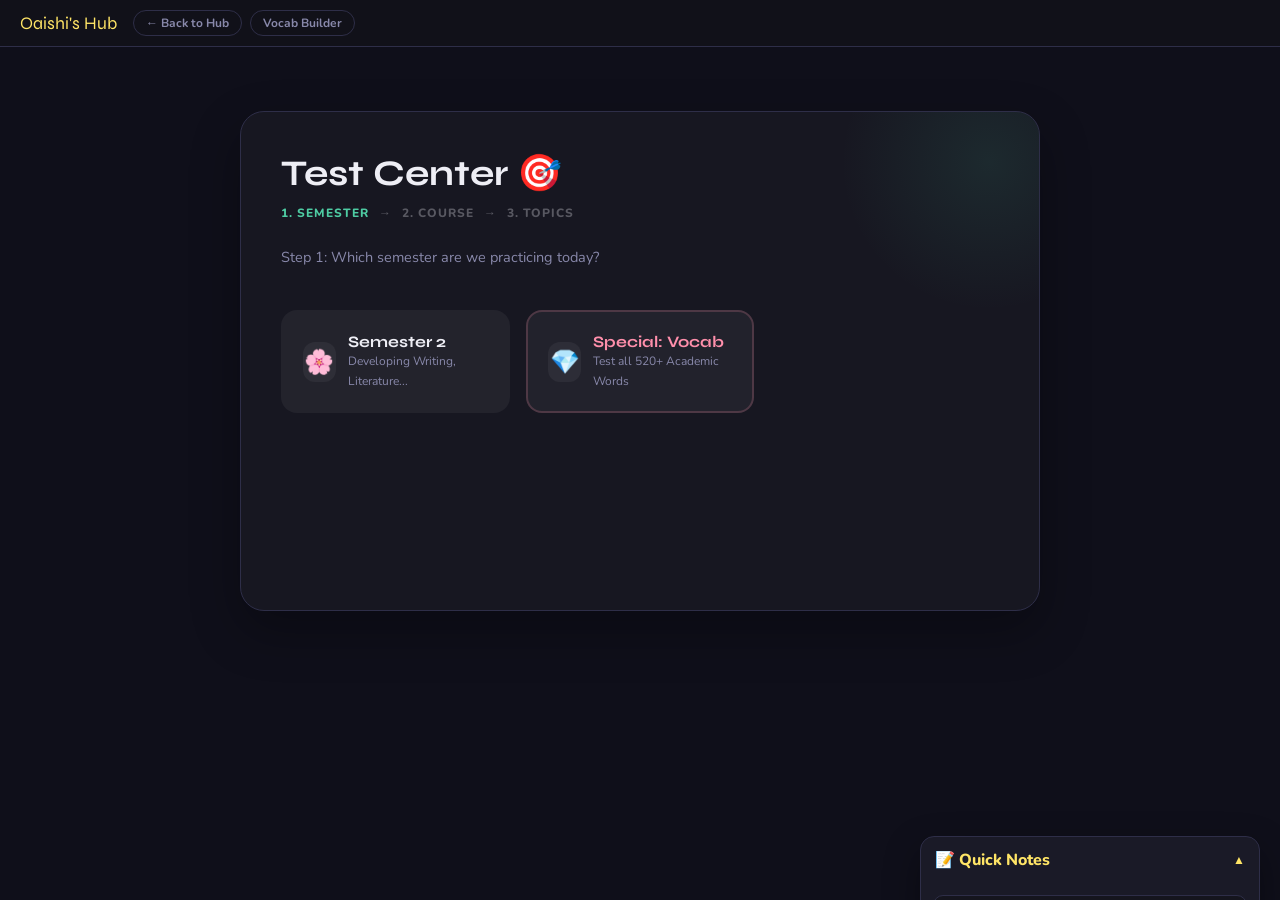
<file: test-center.html>
<!DOCTYPE html>
<html lang="en">

<head>
  <meta charset="UTF-8">
  <meta name="viewport" content="width=device-width, initial-scale=1.0">
  <title>Oaishi's Test Center 🎯 | Exam Prep</title>
  <meta name="description" content="Customizable practice tests for Oaishi. Pick your topics and crush your exams!">
  <link
    href="https://fonts.googleapis.com/css2?family=Syne:wght@700;800&family=Nunito:ital,wght@0,400;0,600;0,700;1,400&display=swap"
    rel="stylesheet">
  <link rel="stylesheet" href="assets/css/shared.css">
  <link rel="stylesheet" href="assets/css/notes.css">
  <style>
    /* ── Test Center Specific Styles ──────────────── */
    :root {
      --test-gradient: linear-gradient(135deg, #1a1a2e 0%, #16213e 100%);
      --accent: var(--mint);
    }

    body {
      background: #0f0f1a;
    }

    .test-container {
      max-width: 800px;
      margin: 40px auto;
      background: rgba(255, 255, 255, 0.03);
      border: 1px solid var(--border);
      border-radius: 24px;
      padding: 40px;
      box-shadow: 0 20px 50px rgba(0, 0, 0, 0.3);
      min-height: 500px;
      display: flex;
      flex-direction: column;
      position: relative;
      overflow: hidden;
    }

    .test-container::before {
      content: '';
      position: absolute;
      top: -100px;
      right: -100px;
      width: 300px;
      height: 300px;
      background: radial-gradient(circle, rgba(78, 204, 163, 0.1) 0%, transparent 70%);
      pointer-events: none;
    }

    /* ── Topic Selection ──────────────────────────── */
    .topic-grid {
      display: grid;
      grid-template-columns: repeat(auto-fill, minmax(220px, 1fr));
      gap: 16px;
      margin: 30px 0;
    }

    .topic-card {
      background: rgba(255, 255, 255, 0.05);
      border: 2px solid transparent;
      border-radius: 16px;
      padding: 20px;
      cursor: pointer;
      transition: all 0.3s cubic-bezier(0.175, 0.885, 0.32, 1.275);
      display: flex;
      align-items: center;
      gap: 12px;
      user-select: none;
    }

    .topic-card:hover {
      background: rgba(255, 255, 255, 0.08);
      transform: translateY(-5px);
    }

    .topic-card.selected {
      border-color: var(--accent);
      background: rgba(78, 204, 163, 0.1);
      box-shadow: 0 0 20px rgba(78, 204, 163, 0.2);
    }

    .topic-card .icon {
      font-size: 24px;
      width: 40px;
      height: 40px;
      display: flex;
      align-items: center;
      justify-content: center;
      background: rgba(255, 255, 255, 0.05);
      border-radius: 12px;
    }

    .topic-card.selected .icon {
      background: var(--accent);
      color: #000;
    }

    .topic-info h3 {
      margin: 0;
      font-size: 16px;
      font-weight: 700;
    }

    .topic-info p {
      margin: 0;
      font-size: 12px;
      color: var(--muted);
    }

    /* ── Progress Bar ─────────────────────────────── */
    .test-progress-wrap {
      margin-bottom: 30px;
    }

    .test-progress-bar {
      height: 8px;
      background: rgba(255, 255, 255, 0.1);
      border-radius: 10px;
      overflow: hidden;
    }

    .test-progress-fill {
      height: 100%;
      background: linear-gradient(90deg, var(--mint), var(--sky));
      width: 0%;
      transition: width 0.5s ease;
    }

    .test-stats {
      display: flex;
      justify-content: space-between;
      font-size: 14px;
      font-weight: 700;
      margin-bottom: 8px;
      color: var(--muted);
    }

    /* ── Question Area ────────────────────────────── */
    .question-card {
      animation: slideIn 0.5s forwards;
    }

    @keyframes slideIn {
      from {
        transform: translateX(50px);
        opacity: 0;
      }

      to {
        transform: translateX(0);
        opacity: 1;
      }
    }

    .q-text {
      font-family: 'Syne', sans-serif;
      font-size: 24px;
      line-height: 1.4;
      margin-bottom: 30px;
      color: #fff;
    }

    .option-list {
      display: flex;
      flex-direction: column;
      gap: 12px;
    }

    .option-btn {
      background: rgba(255, 255, 255, 0.05);
      border: 1.5px solid var(--border);
      padding: 18px 24px;
      border-radius: 14px;
      color: #fff;
      font-size: 16px;
      font-weight: 600;
      text-align: left;
      cursor: pointer;
      transition: all 0.2s;
    }

    .option-btn:hover:not(:disabled) {
      background: rgba(255, 255, 255, 0.1);
      border-color: var(--muted);
      transform: translateX(10px);
    }

    .option-btn.correct {
      background: rgba(78, 204, 163, 0.2) !important;
      border-color: var(--mint) !important;
      color: var(--mint);
    }

    .option-btn.wrong {
      background: rgba(255, 107, 107, 0.2) !important;
      border-color: var(--coral) !important;
      color: var(--coral);
    }

    /* ── Results ─────────────────────────────────── */
    .results-screen {
      text-align: center;
      padding: 40px 0;
    }

    .score-circle {
      width: 150px;
      height: 150px;
      border-radius: 50%;
      border: 8px solid var(--accent);
      display: flex;
      flex-direction: column;
      align-items: center;
      justify-content: center;
      margin: 0 auto 30px;
      font-family: 'Syne', sans-serif;
    }

    .score-val {
      font-size: 48px;
      font-weight: 800;
      line-height: 1;
    }

    .score-label {
      font-size: 14px;
      text-transform: uppercase;
      letter-spacing: 2px;
    }

    .result-msg {
      font-size: 20px;
      margin-bottom: 30px;
      color: var(--muted);
    }

    /* ── General Buttons ────────────────────────── */
    .start-btn {
      background: var(--accent);
      color: #000;
      border: none;
      padding: 16px 40px;
      border-radius: 50px;
      font-size: 18px;
      font-weight: 800;
      font-family: 'Syne', sans-serif;
      cursor: pointer;
      transition: all 0.3s;
      display: inline-flex;
      align-items: center;
      gap: 10px;
      margin-top: 20px;
    }

    .start-btn:hover {
      transform: scale(1.05);
      box-shadow: 0 10px 30px rgba(78, 204, 163, 0.4);
    }

    .start-btn:disabled {
      background: #333;
      color: #777;
      cursor: not-allowed;
    }

    .v-btn {
      background: transparent;
      border: 1px solid var(--border);
      color: var(--muted);
      padding: 10px 20px;
      border-radius: 10px;
      cursor: pointer;
      font-size: 14px;
      font-weight: 600;
      transition: all 0.2s;
    }

    .v-btn:hover {
      border-color: var(--muted);
      color: #fff;
      background: rgba(255, 255, 255, 0.05);
    }

    .topic-card.special {
      border: 2px solid rgba(255, 143, 171, 0.2);
    }

    .topic-card.special:hover {
      border-color: var(--pink);
    }

    .hidden {
      display: none !important;
    }

    /* ── Responsiveness ────────────────────────── */
    @media (max-width: 600px) {
      .test-container {
        padding: 20px;
        margin: 10px;
        border-radius: 12px;
      }

      .q-text {
        font-size: 18px;
      }

      .topic-grid {
        grid-template-columns: 1fr;
      }
    }
  </style>
</head>

<body>

  <nav>
    <div class="nav-logo">Oaishi's Hub</div>
    <a href="index.html">← Back to Hub</a>
    <a href="vocab-builder.html">Vocab Builder</a>
  </nav>

  <div class="wrap">
    <div class="test-container" id="test-container">

      <!-- 1. START SCREEN (FLOW) -->
      <div id="setup-screen">
        <h1 style="font-family:'Syne',sans-serif;font-size:36px;margin-bottom:10px;">Test Center 🎯</h1>

        <!-- Flow Breadcrumbs -->
        <div id="test-flow-steps"
          style="display:flex;gap:10px;margin-bottom:24px;font-size:12px;text-transform:uppercase;letter-spacing:1px;font-weight:800;">
          <span id="step-1-label" class="step-active" style="color:var(--mint);">1. Semester</span>
          <span style="opacity:0.3;">→</span>
          <span id="step-2-label" style="opacity:0.3;">2. Course</span>
          <span style="opacity:0.3;">→</span>
          <span id="step-3-label" style="opacity:0.3;">3. Topics</span>
        </div>

        <!-- STEP 1: SEMESTER -->
        <div id="step-1-wrap">
          <p style="color:var(--muted);margin-bottom:20px;">Step 1: Which semester are we practicing today?</p>
          <div class="topic-grid">
            <div class="topic-card sem-card" data-sem="sem2" onclick="selectSemester('sem2')">
              <div class="icon">🌸</div>
              <div class="topic-info">
                <h3>Semester 2</h3>
                <p>Developing Writing, Literature...</p>
              </div>
            </div>
            <div class="topic-card sem-card" data-sem="sem3" onclick="selectSemester('sem3')">
              <div class="icon">🌊</div>
              <div class="topic-info">
                <h3>Semester 3</h3>
                <p>Advanced Composition, History...</p>
              </div>
            </div>
            <div class="topic-card sem-card" data-sem="sem4" onclick="selectSemester('sem4')">
              <div class="icon">🍁</div>
              <div class="topic-info">
                <h3>Semester 4</h3>
                <p>Final Research, Professional Dev...</p>
              </div>
            </div>
            <!-- SPECIAL VOCAB OPTION -->
            <div class="topic-card sem-card special" data-sem="vocab-only" onclick="selectSemester('vocab-only')">
              <div class="icon">💎</div>
              <div class="topic-info">
                <h3 style="color:var(--pink);">Special: Vocab</h3>
                <p>Test all 520+ Academic Words</p>
              </div>
            </div>
          </div>
        </div>

        <!-- STEP 2: COURSE (Hidden by default) -->
        <div id="step-2-wrap" class="hidden">
          <p style="color:var(--muted);margin-bottom:20px;">Step 2: Choose your course</p>
          <div class="topic-grid" id="course-grid">
            <!-- Course cards injected here -->
          </div>
          <button class="v-btn" onclick="goBack(1)">← Change Semester</button>
        </div>

        <!-- STEP 3: TOPICS (Hidden by default) -->
        <div id="step-3-wrap" class="hidden">
          <p style="color:var(--muted);margin-bottom:20px;">Step 3: Select topics to include</p>
          <div class="topic-grid" id="topic-grid">
            <!-- Topic cards injected here -->
          </div>
          <div style="display:flex;gap:10px;justify-content:center;margin-top:20px;">
            <button class="v-btn" onclick="goBack(2)">← Change Course</button>
            <button id="start-test-btn" class="start-btn" disabled>Generate Test 🚀</button>
          </div>
        </div>
      </div>

      <!-- 2. QUIZ SCREEN -->
      <div id="quiz-screen" class="hidden">
        <div class="test-progress-wrap">
          <div class="test-stats">
            <span id="current-q-num">Question 1 of 10</span>
            <span id="current-accuracy">Accuracy: 100%</span>
          </div>
          <div class="test-progress-bar">
            <div class="test-progress-fill" id="progress-fill"></div>
          </div>
        </div>

        <div class="question-card" id="question-card">
          <div class="q-text" id="q-text">Loading question...</div>
          <div class="option-list" id="option-list">
            <!-- Buttons injected here -->
          </div>
        </div>
      </div>

      <!-- 3. RESULTS SCREEN -->
      <div id="results-screen" class="hidden">
        <div class="results-screen">
          <div class="score-circle">
            <div class="score-val" id="final-score">0</div>
            <div class="score-label">Points</div>
          </div>
          <h2 id="final-status" style="font-family:'Syne',sans-serif;margin-bottom:10px;">Great Job, Oaishi!</h2>
          <p class="result-msg" id="final-msg">You're becoming an absolute pro at this.</p>
          <button onclick="location.reload()" class="start-btn">Take Another Test 🔄</button>
        </div>
      </div>

    </div>
  </div>

  <!-- Data Scripts -->
  <script src="assets/js/data/vocab-action.js"></script>
  <script src="assets/js/data/vocab-descriptive.js"></script>
  <script src="assets/js/data/vocab-connecting.js"></script>
  <script src="assets/js/data/vocab-bonus.js"></script>
  <script src="assets/js/data/vocab-loader.js"></script>
  <script src="assets/js/data/quiz-writing.js"></script>
  <script src="assets/js/data/quiz-linguistics.js"></script>
  <script src="assets/js/data/quiz-fun.js"></script>
  <script src="assets/js/data/quiz-loader.js"></script>

  <!-- NOTEPAD WIDGET -->
  <div class="notepad-widget" id="notepad-widget">
    <div class="notepad-header" id="notepad-header">
      <span>📝 Quick Notes</span>
      <span class="notepad-toggle-icon">▲</span>
    </div>
    <div class="notepad-body">
      <textarea id="notepad-textarea" placeholder="Jot down important points here..."></textarea>
    </div>
  </div>

  <!-- Feature Scripts -->
  <script src="assets/js/features/love-messages.js"></script>
  <script src="assets/js/features/pwa-init.js"></script>
  <script src="assets/js/features/easter-eggs.js"></script>
  <script src="assets/js/features/roasts.js"></script>
  <script src="assets/js/features/notepad.js"></script>



  <script>
    (function () {
      'use strict';

      // ── Data Config ────────────────────────────────
      const courses = {
        sem2: [
          {
            id: 'writing', name: 'Developing Writing Skill', icon: '✍️', desc: 'Essays, Paragraphs, & Grammar mastery.', sections: [
              { id: 'q1', name: 'Essay Basics', icon: '📝', p: 'Hooks, Thesis, Structure' },
              { id: 'q2', name: 'Paragraph Types', icon: '📖', p: 'Narrative, Cause, Compare' },
              { id: 'q3', name: 'Writing Process', icon: '✍️', p: 'ARMS, CUPS, Drafting' },
              { id: 'q7', name: 'Grammar & Logic', icon: '⚖️', p: 'Transitions, Run-ons' },
              { id: 'q8', name: 'Prewriting', icon: '📊', p: 'Outlines, Diagrams' }
            ]
          },
          {
            id: 'linguistics', name: 'Linguistics Notes', icon: '🧠', desc: 'Saussure, Chomsky, Phonetics, Syntax & more.', sections: [
              { id: 'ling1', name: 'Saussure & Chomsky', icon: '👴', p: 'Foundations of modern linguistics' },
              { id: 'ling2', name: 'Phonetics', icon: '🗣️', p: 'Speech sound production and IPA' },
              { id: 'ling3', name: 'Phonology', icon: '🔊', p: 'Sound systems and patterns' },
              { id: 'ling4', name: 'Morphology', icon: '🧩', p: 'Word structure and morphemes' },
              { id: 'ling5', name: 'Syntax', icon: '🧱', p: 'Sentence structure and grammar rules' },
              { id: 'ling6', name: 'Semantics', icon: '💡', p: 'Word, phrase, and sentence meaning' },
              { id: 'ling7', name: 'Pragmatics', icon: '💬', p: 'Meaning in context and speech acts' },
              { id: 'ling8', name: 'Sociolinguistics', icon: '🌍', p: 'Language and society' },
              { id: 'ling9', name: 'Psycholinguistics', icon: '🧠', p: 'Language processing in the mind/brain' },
              { id: 'ling10', name: 'Language Acquisition', icon: '👶', p: 'How first/second languages are learned' },
              { id: 'ling11', name: 'Pidgin, Creole & Standardization', icon: '🌐', p: 'Contact languages and planning' },
              { id: 'ling12', name: 'Cheatsheet Review', icon: '⚡', p: 'Final revision mix' }
            ]
          }
        ],
        sem3: [],
        sem4: []
      };

      // ── State ─────────────────────────────────────
      let currentStep = 1;
      let selectedSem = '';
      let selectedCourse = null;
      let selectedTopics = [];
      let testPool = [];
      let currentIdx = 0;
      let score = 0;
      let totalQuestions = 15;
      let answeredCorrectly = 0;

      // ── DOM Elements ──────────────────────────────
      const setupScreen = document.getElementById('setup-screen');
      const quizScreen = document.getElementById('quiz-screen');
      const resultsScreen = document.getElementById('results-screen');
      const startBtn = document.getElementById('start-test-btn');
      const qText = document.getElementById('q-text');
      const optionList = document.getElementById('option-list');
      const progressFill = document.getElementById('progress-fill');
      const qNumText = document.getElementById('current-q-num');
      const accuracyText = document.getElementById('current-accuracy');

      // Steps wraps
      const wraps = [
        document.getElementById('step-1-wrap'),
        document.getElementById('step-2-wrap'),
        document.getElementById('step-3-wrap')
      ];
      const labels = [
        document.getElementById('step-1-label'),
        document.getElementById('step-2-label'),
        document.getElementById('step-3-label')
      ];

      // ── Flow Control ──────────────────────────────
      window.goBack = function (step) {
        if (selectedSem === 'vocab-only' && step === 2) {
          currentStep = 1; // Vocab mode skips step 2, so back goes to 1
        } else {
          currentStep = step;
        }
        updateFlowUI();
      };

      function updateFlowUI() {
        wraps.forEach((w, i) => {
          w.classList.toggle('hidden', (i + 1) !== currentStep);
        });
        labels.forEach((l, i) => {
          l.style.opacity = (i + 1) <= currentStep ? '1' : '0.3';
          l.style.color = (i + 1) === currentStep ? 'var(--mint)' : (i + 1) < currentStep ? 'var(--sky)' : 'inherit';
        });
      }

      // ── Flow Control ──────────────────────────────
      window.selectSemester = function (sem) {
        if (sem !== 'vocab-only' && (!courses[sem] || courses[sem].length === 0)) return;
        selectedSem = sem;

        if (selectedSem === 'vocab-only') {
          selectedCourse = {
            id: 'special-vocab', name: 'Special Vocabulary', icon: '💎', sections: [
              { id: 'vocab', name: 'Power Vocab', icon: '💎', p: '520+ Academic Words' }
            ]
          };
          currentStep = 3;
          renderTopicGrid();
          setTimeout(() => {
            const vocabCard = document.querySelector('#topic-grid .topic-card');
            if (vocabCard) vocabCard.click();
          }, 50);
        } else {
          currentStep = 2;
          renderCourseGrid();
        }
        updateFlowUI();
      };

      function initSemesterSelection() {
        document.querySelectorAll('.sem-card').forEach(card => {
          const sem = card.dataset.sem;
          if (sem !== 'vocab-only' && (!courses[sem] || courses[sem].length === 0)) {
            card.classList.add('hidden');
          }
        });
      }

      initSemesterSelection();

      // Step 2: Render Course Grid
      function renderCourseGrid() {
        const grid = document.getElementById('course-grid');
        grid.innerHTML = '';
        const list = courses[selectedSem] || [];

        list.forEach(c => {
          const div = document.createElement('div');
          div.className = 'topic-card';
          div.innerHTML = `
          <div class="icon">${c.icon}</div>
          <div class="topic-info">
            <h3>${c.name}</h3>
            <p>${c.desc}</p>
          </div>
        `;
          div.onclick = () => {
            if (c.id === 'placeholder') return;
            selectedCourse = c;
            currentStep = 3;
            renderTopicGrid();
            updateFlowUI();
          };
          grid.appendChild(div);
        });
      }

      // Step 3: Render Topic Grid
      function renderTopicGrid() {
        const grid = document.getElementById('topic-grid');
        grid.innerHTML = '';
        selectedTopics = [];
        startBtn.disabled = true;

        selectedCourse.sections.forEach(s => {
          const div = document.createElement('div');
          div.className = 'topic-card';
          div.innerHTML = `
          <div class="icon">${s.icon}</div>
          <div class="topic-info">
            <h3>${s.name}</h3>
            <p>${s.p}</p>
          </div>
        `;
          div.onclick = () => {
            div.classList.toggle('selected');
            if (div.classList.contains('selected')) {
              selectedTopics.push(s.id);
            } else {
              selectedTopics = selectedTopics.filter(id => id !== s.id);
            }
            startBtn.disabled = selectedTopics.length === 0;
          };
          grid.appendChild(div);
        });
      }

      // ── Start Test ────────────────────────────────
      startBtn.addEventListener('click', () => {
        generatePool();
        if (testPool.length === 0) {
          alert("Oops! No questions found for these topics.");
          return;
        }

        setupScreen.classList.add('hidden');
        quizScreen.classList.remove('hidden');
        renderQuestion();
      });

      function generatePool() {
        testPool = [];

        // 1. Static questions from quiz-bank
        const staticTopics = selectedTopics.filter(t => t !== 'vocab');
        if (staticTopics.length > 0) {
          let filteredStatic = window.quizBank.filter(q => {
            if (!q || typeof q.section !== 'string') return false;
            if (q.section === 'q7' || q.section === 'q9') {
              return staticTopics.includes('q7') || staticTopics.includes('q9');
            }
            if (q.section.startsWith('ling')) {
              return staticTopics.includes(q.section);
            }
            return staticTopics.includes(q.section);
          });
          // Shuffle individual options for static questions if they exist
          filteredStatic = filteredStatic.map(q => {
            const opts = [...q.options];
            const correctTxt = opts[q.correct];
            opts.sort(() => 0.5 - Math.random());
            return { ...q, options: opts, correct: opts.indexOf(correctTxt) };
          });
          testPool = [...filteredStatic];
        }

        // 2. Dynamic Vocab
        if (selectedTopics.includes('vocab') && window.vocabDatabase) {
          const count = selectedTopics.length === 1 ? 30 : 15;
          let attempts = 0;
          while (testPool.length < count && attempts < count * 8) {
            attempts++;
            const word = window.vocabDatabase[Math.floor(Math.random() * window.vocabDatabase.length)];
            let distractors = window.vocabDatabase
              .filter(w => w.cat === word.cat && w.adv !== word.adv)
              .sort(() => 0.5 - Math.random())
              .slice(0, 2);

            // Fallback in case a category has too few alternatives
            if (distractors.length < 2) {
              const fallback = window.vocabDatabase
                .filter(w => w.adv !== word.adv && !distractors.some(d => d.adv === w.adv))
                .sort(() => 0.5 - Math.random())
                .slice(0, 2 - distractors.length);
              distractors = distractors.concat(fallback);
            }

            const uniqueOptions = [...new Set([word.adv, ...distractors.map(d => d.adv)])];
            if (uniqueOptions.length < 3) continue;
            const options = uniqueOptions.sort(() => 0.5 - Math.random());
            testPool.push({
              q: `Which academic word is a stronger replacement for <strong>"${word.simple}"</strong>?`,
              options: options,
              correct: options.indexOf(word.adv)
            });
          }
        }

        // Shuffle final pool and limit
        testPool.sort(() => 0.5 - Math.random());
        const practiceLimit = selectedCourse?.id === 'linguistics'
          ? 30
          : selectedCourse?.id === 'special-vocab'
            ? 30
            : 15;
        testPool = testPool.slice(0, practiceLimit);
        totalQuestions = testPool.length;
      }

      // ── Render Question ───────────────────────────
      function renderQuestion() {
        const q = testPool[currentIdx];
        qText.innerHTML = q.q;
        optionList.innerHTML = '';

        qNumText.textContent = `Question ${currentIdx + 1} of ${totalQuestions}`;
        const progress = (currentIdx / totalQuestions) * 100;
        progressFill.style.width = progress + '%';

        q.options.forEach((opt, idx) => {
          const btn = document.createElement('button');
          btn.className = 'option-btn';
          btn.textContent = opt;
          btn.onclick = () => handleAnswer(idx, btn);
          optionList.appendChild(btn);
        });
      }

      function handleAnswer(pickedIdx, btn) {
        const q = testPool[currentIdx];
        const btns = optionList.querySelectorAll('.option-btn');
        btns.forEach(b => b.disabled = true);

        if (pickedIdx === q.correct) {
          btn.classList.add('correct');
          score += 10;
          answeredCorrectly++;
          if (window.showLoveMessage) {
            window.showLoveMessage(window.innerWidth / 2, window.innerHeight / 2, "You're so smart! Correct! 🥰");
          }
        } else {
          btn.classList.add('wrong');
          btns[q.correct].classList.add('correct');
        }

        const accuracy = Math.round((answeredCorrectly / (currentIdx + 1)) * 100);
        accuracyText.textContent = `Accuracy: ${accuracy}%`;

        setTimeout(() => {
          currentIdx++;
          if (currentIdx < totalQuestions) {
            renderQuestion();
          } else {
            showResults();
          }
        }, 1500);
      }

      // ── Show Results ──────────────────────────────
      function showResults() {
        quizScreen.classList.add('hidden');
        resultsScreen.classList.remove('hidden');

        document.getElementById('final-score').textContent = score;

        // Update global stats
        let testsDone = parseInt(localStorage.getItem('oaishi_tests_done') || '0');
        let totalMarks = parseInt(localStorage.getItem('oaishi_total_marks') || '0');

        testsDone++;
        totalMarks += score;

        localStorage.setItem('oaishi_tests_done', testsDone);
        localStorage.setItem('oaishi_total_marks', totalMarks);

        const statusEl = document.getElementById('final-status');
        const msgEl = document.getElementById('final-msg');
        const percentage = (answeredCorrectly / totalQuestions) * 100;

        if (percentage === 100) {
          statusEl.textContent = "PERFECT SCORE! 🔥";
          msgEl.textContent = "Oaishi, you are officially a writing genius. I am so proud of you bird! ❤️";
        } else if (percentage >= 80) {
          statusEl.textContent = "Excellent Work bird! 🌟";
          msgEl.textContent = "You really know your stuff. Just a tiny bit more and you'll be perfect honey!";
        } else if (percentage >= 50) {
          statusEl.textContent = "Good Progress bird! 👍";
          msgEl.textContent = "You're getting there! Keep practicing and those grades will soar.";
        } else {
          statusEl.textContent = "Keep Studying bird! 📚";
          msgEl.textContent = "Don't give up! Every mistake is just a step towards getting it right. You got this!";
        }
      }

    })();
  </script>

</body>

</html>
</file>
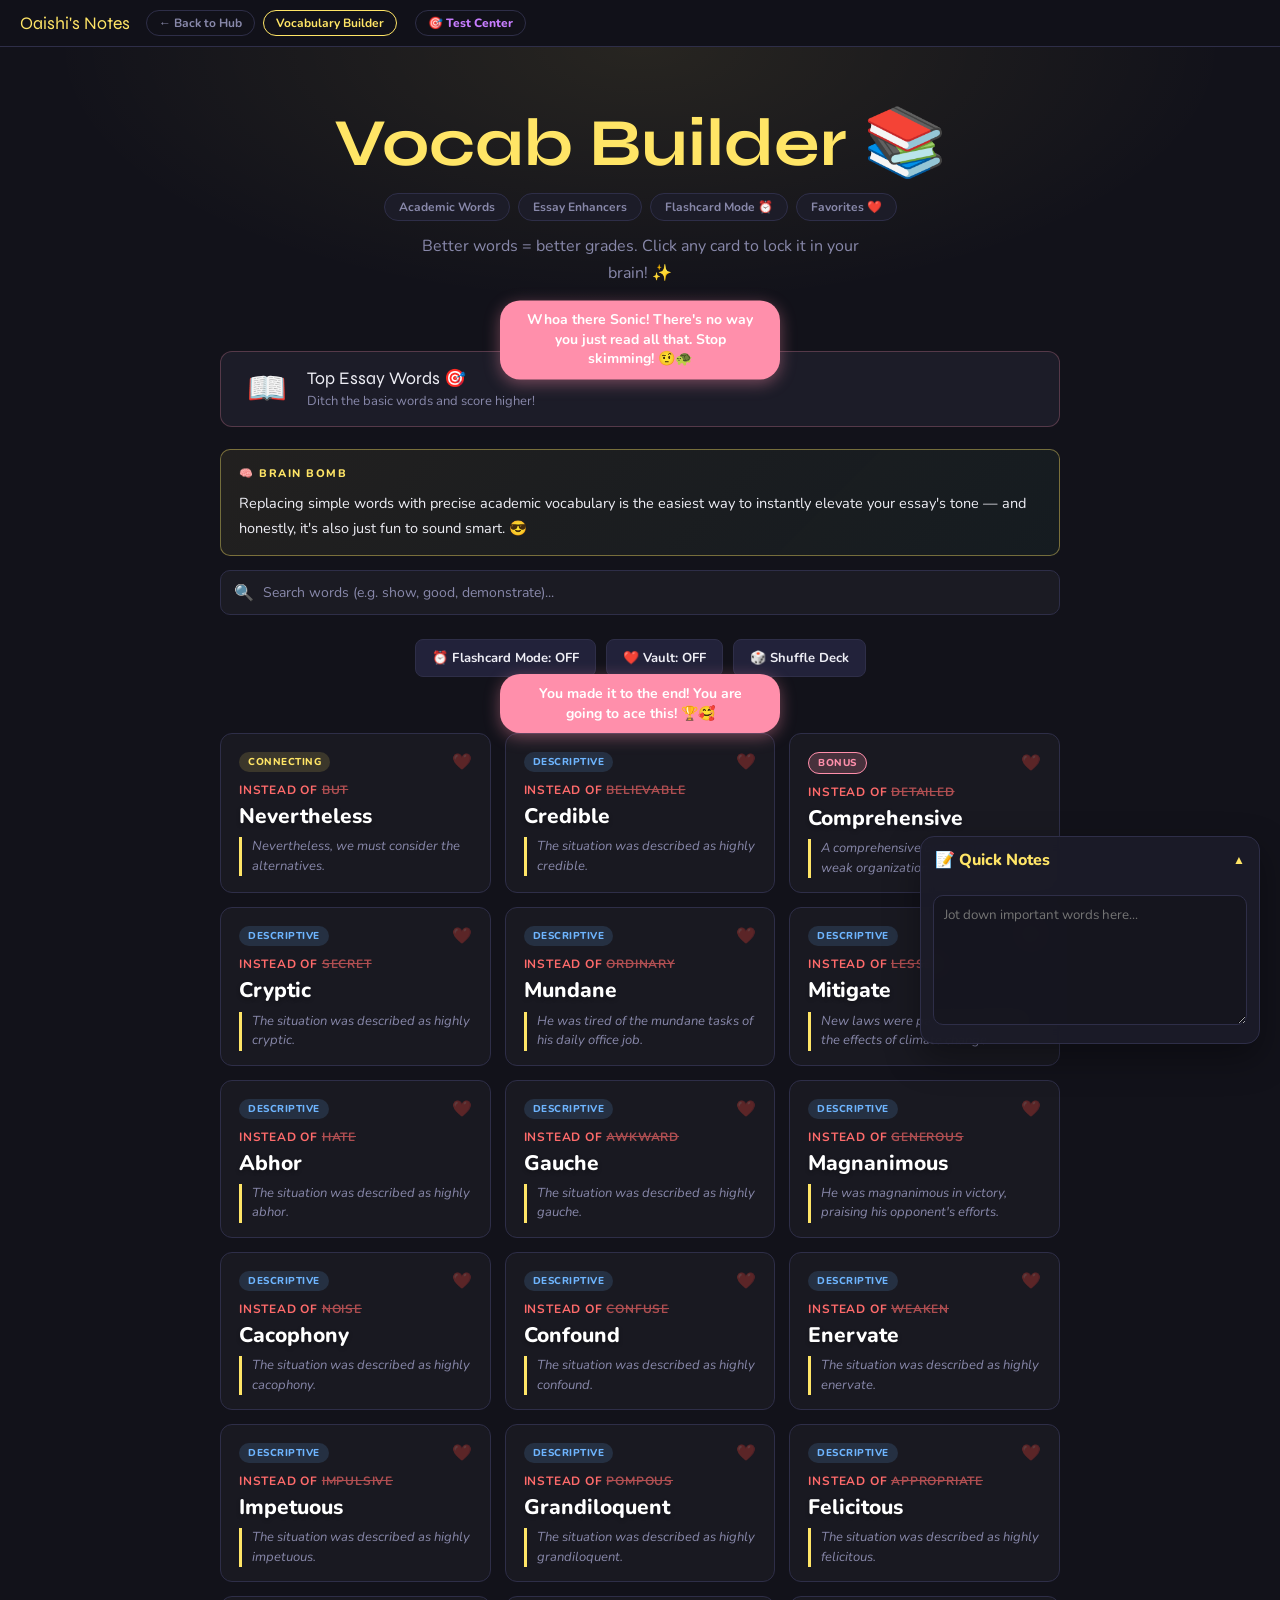
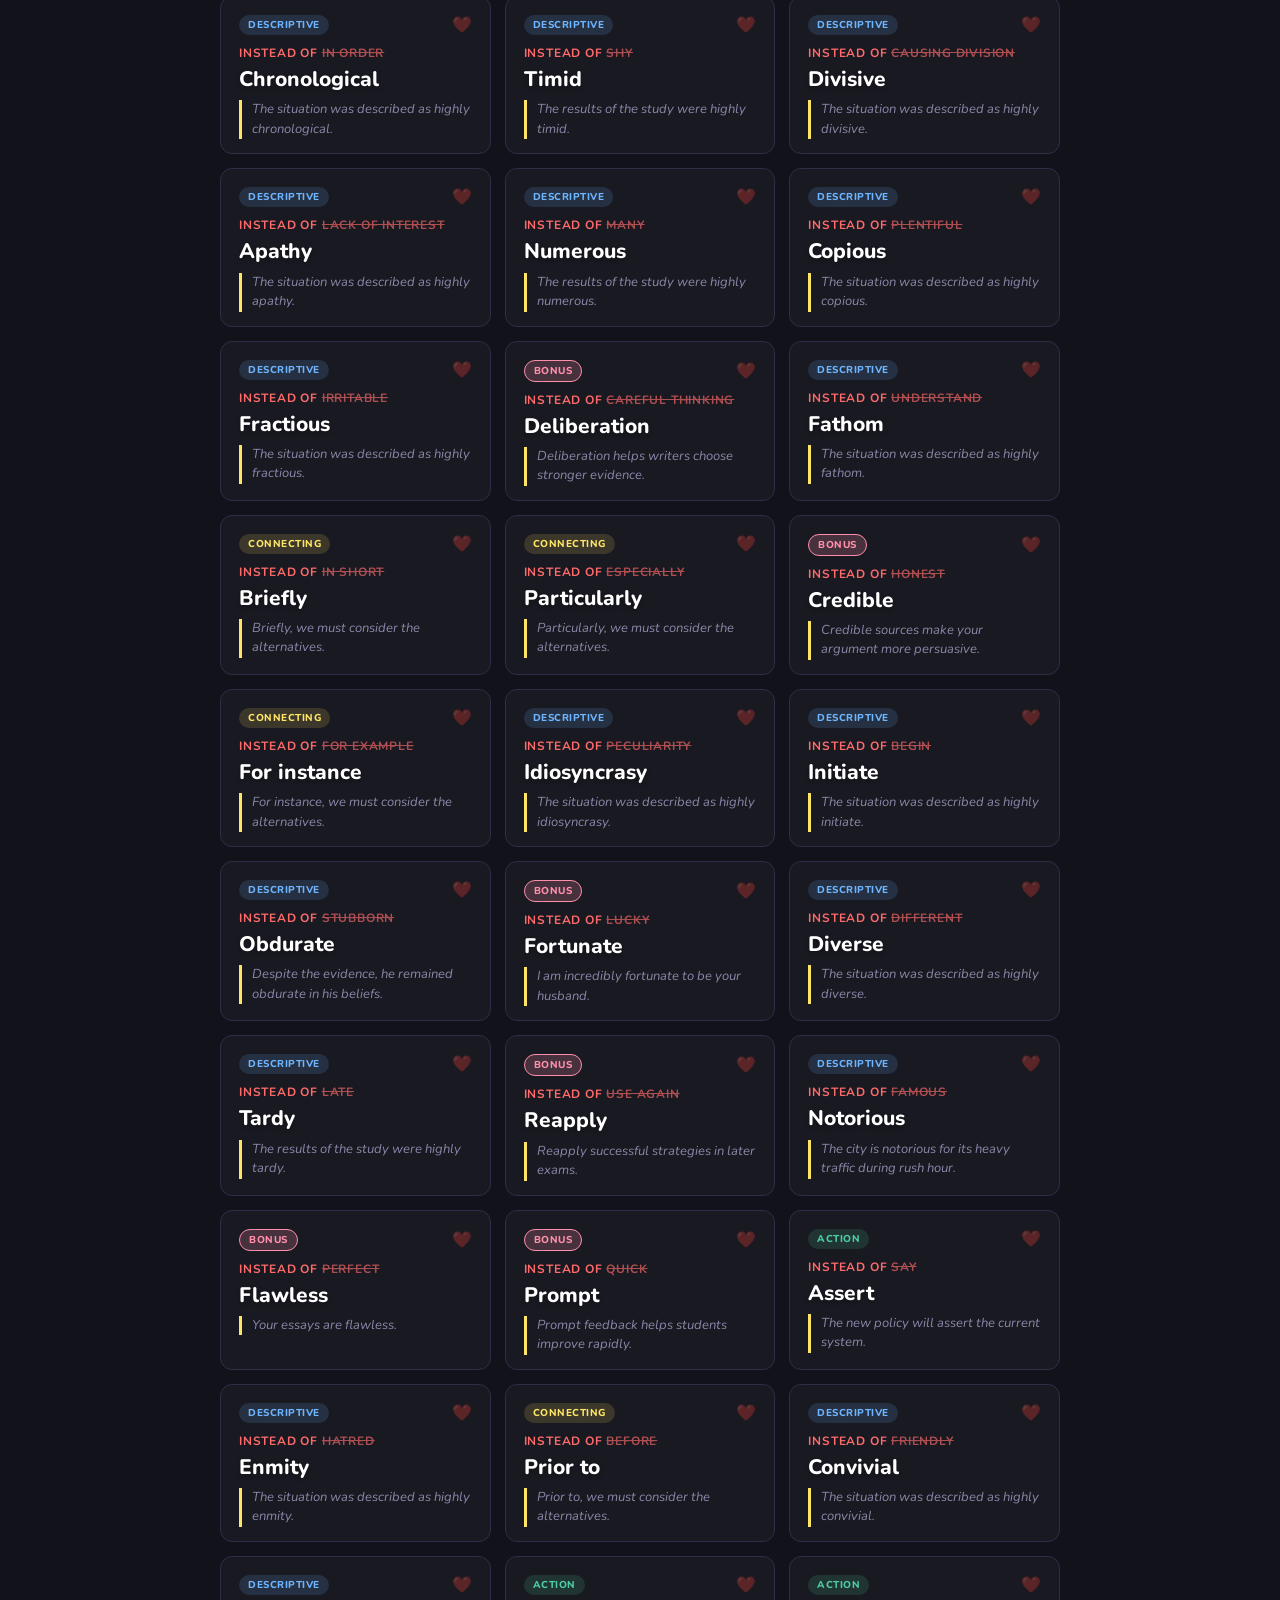
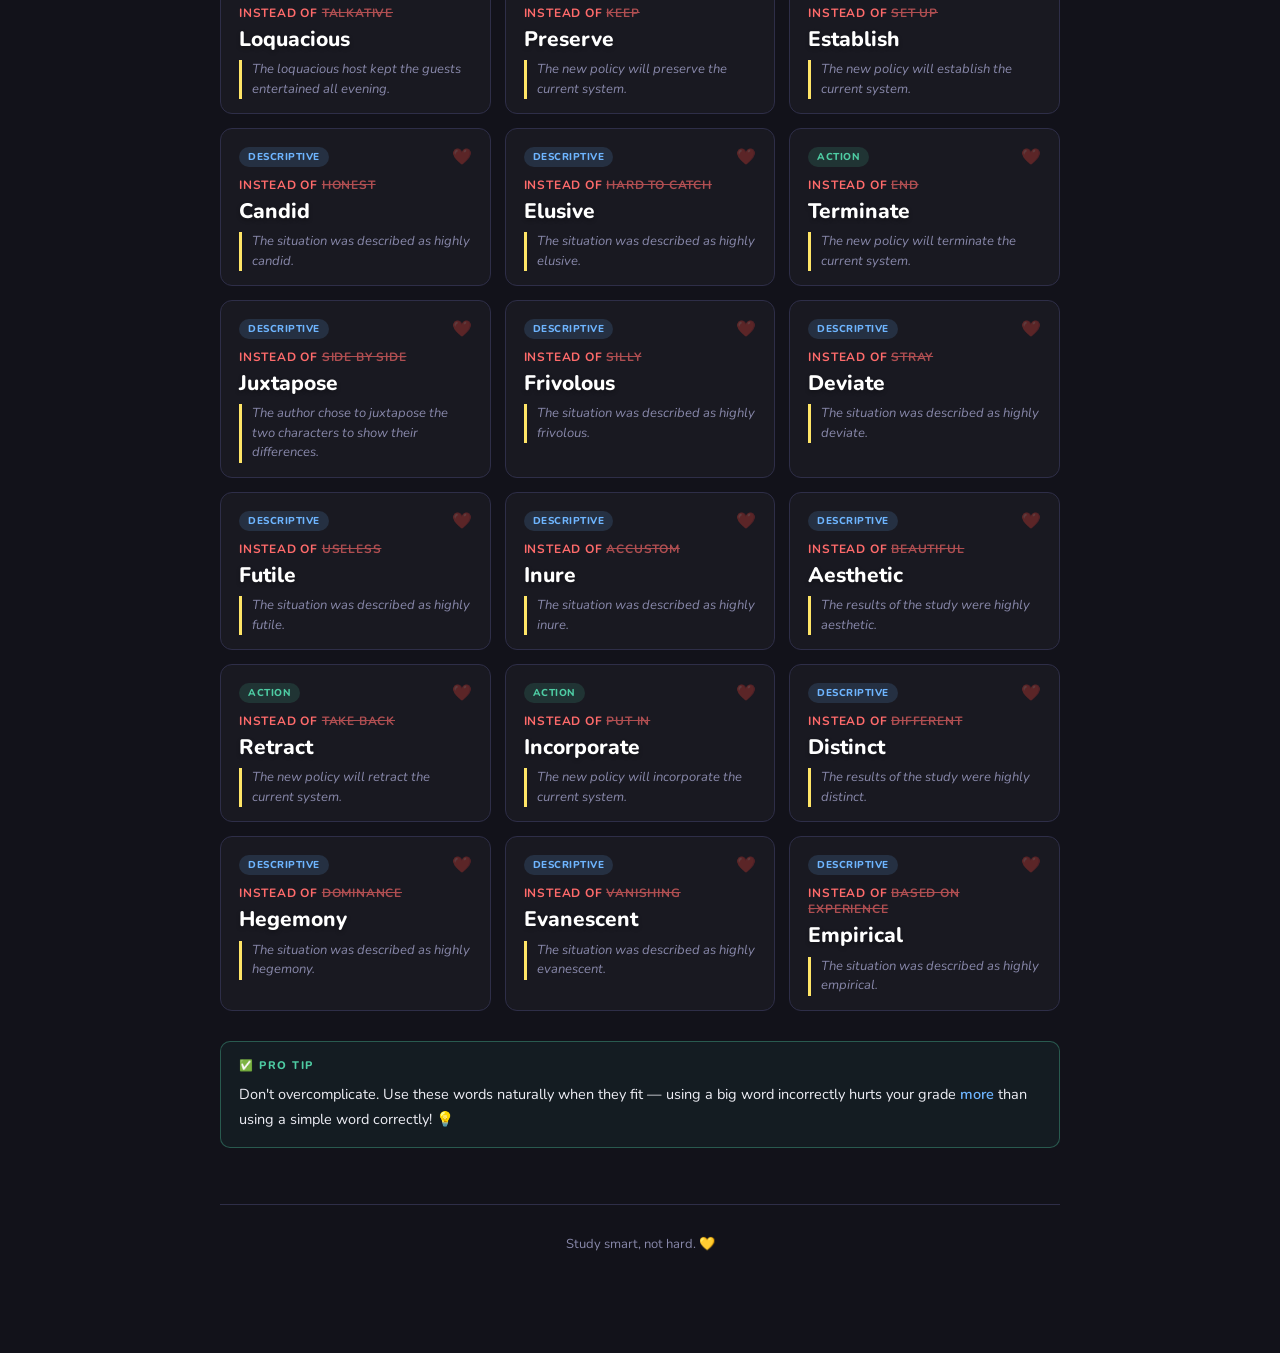
<file: vocab-builder.html>
<!DOCTYPE html>
<html lang="en">
<head>
  <meta charset="UTF-8">
  <meta name="viewport" content="width=device-width, initial-scale=1.0">
  <title>Vocabulary Builder 📚 | Oaishi's Notes</title>
  <meta name="description" content="Upgrade your essay vocabulary with academic power words. Flashcard mode, favorites vault, and instant search included.">
  <link href="https://fonts.googleapis.com/css2?family=Syne:wght@700;800&family=Nunito:ital,wght@0,400;0,600;0,700;1,400&display=swap" rel="stylesheet">
  <link rel="stylesheet" href="assets/css/shared.css">
  <link rel="stylesheet" href="assets/css/notes.css">
  <style>
    /* ── Vocab Grid ─────────────────────────── */
    .vocab-grid {
      display: grid;
      grid-template-columns: repeat(auto-fill, minmax(260px, 1fr));
      gap: 14px;
      margin-bottom: 30px;
    }

    /* ── Vocab Card ─────────────────────────── */
    .v-card {
      background: rgba(255,255,255,0.03);
      border: 1px solid var(--border);
      padding: 18px 18px 14px;
      border-radius: 12px;
      transition: transform 0.25s ease, background 0.25s ease, border-color 0.25s ease, box-shadow 0.25s ease;
      position: relative;
      overflow: hidden;
      cursor: pointer;
      display: flex;
      flex-direction: column;
      gap: 6px;
    }
    .v-card:hover {
      transform: translateY(-4px);
      background: rgba(255,255,255,0.07);
      border-color: var(--mint);
      box-shadow: 0 8px 24px rgba(0,0,0,0.25);
    }

    /* ── Card Top Row (badge + fav) ─────────── */
    .v-card-top {
      display: flex;
      align-items: center;
      justify-content: space-between;
      margin-bottom: 4px;
    }
    .cat-badge {
      font-size: 10px;
      padding: 3px 9px;
      border-radius: 20px;
      font-weight: 800;
      text-transform: uppercase;
      letter-spacing: 0.5px;
      flex-shrink: 0;
    }
    .c-Action     { background: rgba(78,204,163,0.15);  color: var(--mint);   }
    .c-Descriptive{ background: rgba(110,181,255,0.15); color: var(--sky);    }
    .c-Connecting  { background: rgba(255,229,102,0.15); color: var(--yellow); }
    .c-Bonus      { background: rgba(255,143,171,0.2);  color: var(--pink);  border: 1px solid var(--pink); animation: pulseBadge 2s infinite; }

    @keyframes pulseBadge {
      0%,100% { box-shadow: 0 0 0 0 rgba(255,143,171,0.4); }
      50%     { box-shadow: 0 0 0 5px rgba(255,143,171,0); }
    }

    /* ── Fav Button ─────────────────────────── */
    .fav-btn {
      background: none; border: none;
      font-size: 16px; cursor: pointer;
      opacity: 0.3; transition: opacity 0.2s, transform 0.2s;
      padding: 0; line-height: 1; flex-shrink: 0;
    }
    .fav-btn:hover  { opacity: 0.8; transform: scale(1.25); }
    .fav-btn.favorited { opacity: 1; filter: drop-shadow(0 0 6px rgba(255,107,107,0.8)); }

    /* ── Card Text ──────────────────────────── */
    .v-simple {
      color: var(--coral); font-size: 12px; font-weight: 700;
      text-transform: uppercase; letter-spacing: 0.8px;
    }
    .v-simple span { text-decoration: line-through; opacity: 0.65; }

    .v-adv {
      font-size: 21px; font-weight: 800;
      color: #fff; line-height: 1.2;
      text-shadow: 0 2px 4px rgba(0,0,0,0.3);
    }
    .v-ex {
      font-size: 13px; font-style: italic;
      color: var(--muted);
      border-left: 3px solid var(--yellow);
      padding-left: 10px; line-height: 1.5;
      margin-top: 2px;
    }

    /* ── Flashcard Mode ─────────────────────── */
    .reveal-hint {
      display: none;
      font-size: 12px; color: var(--pink);
      border: 1px dashed var(--pink);
      border-radius: 6px; padding: 5px 10px;
      font-weight: 700; background: rgba(255,143,171,0.08);
      width: fit-content;
    }
    .flashcard-mode .v-adv { display: none; }
    .flashcard-mode .reveal-hint { display: inline-block; }
    .flashcard-mode .v-adv.revealed {
      display: block;
      animation: popIn 0.3s cubic-bezier(0.175, 0.885, 0.32, 1.275) forwards;
    }
    .flashcard-mode .v-adv.revealed ~ .reveal-hint { display: none !important; }

    @keyframes popIn {
      0%   { transform: scale(0.8); opacity: 0; }
      100% { transform: scale(1);   opacity: 1; }
    }

    /* ── Controls Bar ───────────────────────── */
    .vocab-controls {
      display: flex; gap: 10px;
      justify-content: center;
      flex-wrap: wrap;
      margin-bottom: 24px;
    }
    .v-btn {
      background: var(--card2); border: 1.5px solid var(--border);
      color: var(--text); padding: 9px 16px;
      border-radius: 8px; font-weight: 700; cursor: pointer;
      transition: all 0.2s; font-size: 13px;
      font-family: 'Nunito', sans-serif;
    }
    .v-btn:hover { border-color: var(--pink); color: var(--pink); background: rgba(255,143,171,0.1); }
    .v-btn.active { background: rgba(255,143,171,0.2); color: var(--pink); border-color: var(--pink); }

    /* ── Search ─────────────────────────────── */
    .vocab-search-wrap {
      position: relative; margin-bottom: 24px;
    }
    .vocab-search-wrap .search-icon-inner {
      position: absolute; left: 14px; top: 50%;
      transform: translateY(-50%);
      font-size: 16px; pointer-events: none; color: var(--muted);
    }
    .vocab-search-wrap input {
      width: 100%;
      padding: 12px 16px 12px 42px;
      border: 1.5px solid var(--border);
      border-radius: 10px;
      background: rgba(255,255,255,0.04);
      color: var(--text);
      font-family: 'Nunito', sans-serif;
      font-size: 14px;
      outline: none;
      transition: border-color 0.2s;
    }
    .vocab-search-wrap input:focus { border-color: var(--yellow); }
    .vocab-search-wrap input::placeholder { color: var(--muted); }

    /* ── Results count ──────────────────────── */
    .vocab-count {
      font-size: 12px; color: var(--muted); margin-bottom: 16px;
      text-align: center; letter-spacing: 0.5px;
    }

    /* ── Empty / Error state ────────────────── */
    .v-empty {
      grid-column: 1/-1; text-align: center;
      padding: 50px 20px; color: var(--muted);
      font-size: 15px; line-height: 1.8;
    }
    .v-empty span { font-size: 2.5rem; display: block; margin-bottom: 12px; }

    /* ── Mobile tweaks ──────────────────────── */
    @media (max-width: 600px) {
      .vocab-grid { grid-template-columns: 1fr; gap: 10px; }
      .v-btn { font-size: 12px; padding: 8px 12px; }
    }
  </style>
</head>
<body>

<nav>
  <div class="nav-logo">Oaishi's Notes</div>
  <a href="index.html">← Back to Hub</a>
  <a href="#vocab-section" style="color:var(--yellow);border-color:var(--yellow);">Vocabulary Builder</a>
  <a href="test-center.html" style="color:var(--purple);font-weight:800;margin-left:10px;">🎯 Test Center</a>
</nav>

<div class="hero">
  <h1>Vocab Builder 📚</h1>
  <div class="hero-pills">
    <span class="hero-pill">Academic Words</span>
    <span class="hero-pill">Essay Enhancers</span>
    <span class="hero-pill">Flashcard Mode ⏰</span>
    <span class="hero-pill">Favorites ❤️</span>
  </div>
  <p style="color:var(--muted);font-size:1rem;max-width:480px;margin:12px auto 0;">Better words = better grades. Click any card to lock it in your brain! ✨</p>
</div>

<div class="wrap">
<div class="q-section q10" id="vocab-section">

  <div class="q-header">
    <div class="q-num">📖</div>
    <div>
      <div class="q-title">Top Essay Words 🎯</div>
      <div class="q-sub">Ditch the basic words and score higher!</div>
    </div>
  </div>

  <div class="brain">
    Replacing simple words with precise academic vocabulary is the easiest way to instantly elevate your essay's tone — and honestly, it's also just fun to sound smart. 😎
  </div>

  <!-- Search -->
  <div class="vocab-search-wrap">
    <span class="search-icon-inner">🔍</span>
    <input type="text" id="vocab-search" placeholder="Search words (e.g. show, good, demonstrate)..." autocomplete="off">
  </div>

  <!-- Controls -->
  <div class="vocab-controls">
    <button class="v-btn" id="btn-flashcard">⏰ Flashcard Mode: OFF</button>
    <button class="v-btn" id="btn-favorites">❤️ Vault: OFF</button>
    <button class="v-btn" id="btn-shuffle">🎲 Shuffle Deck</button>
  </div>

  <!-- Word count -->
  <div class="vocab-count" id="vocab-count"></div>

  <!-- Cards container -->
  <div id="dynamic-vocab-container" class="vocab-grid"></div>

  <div class="tip">
    Don't overcomplicate. Use these words naturally when they fit — using a big word incorrectly hurts your grade <em>more</em> than using a simple word correctly! 💡
  </div>

</div>

<div style="text-align:center;color:var(--muted);font-size:13px;padding:30px 0 0;border-top:1px solid var(--border);margin-top:20px;">
  Study smart, not hard. 💛
</div>
</div>

<!-- NOTEPAD WIDGET -->
<div class="notepad-widget" id="notepad-widget">
  <div class="notepad-header" id="notepad-header">
    <span>📝 Quick Notes</span>
    <span class="notepad-toggle-icon">▲</span>
  </div>
  <div class="notepad-body">
    <textarea id="notepad-textarea" placeholder="Jot down important words here..."></textarea>
  </div>
</div>

  <!-- Data Scripts -->
  <script src="assets/js/data/vocab-action.js"></script>
  <script src="assets/js/data/vocab-descriptive.js"></script>
  <script src="assets/js/data/vocab-connecting.js"></script>
  <script src="assets/js/data/vocab-bonus.js"></script>
  <script src="assets/js/data/vocab-loader.js"></script>

  <!-- Feature Scripts -->
  <script src="assets/js/features/love-messages.js"></script>
  <script src="assets/js/features/pwa-init.js"></script>
  <script src="assets/js/features/notepad.js"></script>
  <script src="assets/js/features/easter-eggs.js"></script>
  <script src="assets/js/features/roasts.js"></script>



<script>
(function () {
  'use strict';

  // ── State ────────────────────────────────────
  let isFlashcardMode = false;
  let showingFavorites = false;
  let favoritesVault = [];
  let fullDatabaseOrder = []; 
  let searchQuery = '';

  try {
    favoritesVault = JSON.parse(localStorage.getItem('oaishi_favorites') || '[]');
  } catch(e) { favoritesVault = []; }

  // ── DOM refs ──────────────────────────────────
  let container, countEl, btnFlashcard, btnFavorites, btnShuffle, searchInput;

  // ── Shuffler ──────────────────────────────────
  function regenerateShuffle(isInitial = false) {
    const db = window.vocabDatabase;
    if (!db || db.length === 0) return;
    
    // 1. Create a fresh copy and shuffle EVERYTHING
    const freshPool = [...db];
    for (let i = freshPool.length - 1; i > 0; i--) {
      const j = Math.floor(Math.random() * (i + 1));
      [freshPool[i], freshPool[j]] = [freshPool[j], freshPool[i]];
    }
    
    // 2. Update the persistent order
    fullDatabaseOrder = freshPool;
    
    // 3. UI Feedback
    if (!isInitial) {
      if (btnShuffle) {
        btnShuffle.textContent = '🎲 Shuffled!';
        setTimeout(() => btnShuffle.textContent = '🎲 Shuffle Deck', 1000);
      }
      if (window.showLoveMessage) {
        window.showLoveMessage(window.innerWidth / 2, window.innerHeight / 2, "Deck Shuffled! 🃏✨");
      }
    }

    // 4. Force Render
    if (container) {
      container.style.opacity = '0';
      setTimeout(() => {
        renderVocab();
        container.style.opacity = '1';
      }, 50);
    } else {
      renderVocab();
    }
  }

  // ── Render Logic ──────────────────────────────
  function renderVocab() {
    if (!container) return;
    container.innerHTML = '';

    if (!fullDatabaseOrder || fullDatabaseOrder.length === 0) {
      container.innerHTML = '<div class="v-empty"><span>⚠️</span>Loading vocabulary...</div>';
      return;
    }

    let source = [...fullDatabaseOrder];

    // Filter by Favorites
    if (showingFavorites) {
      source = source.filter(w => favoritesVault.includes(w.adv));
      if (source.length === 0) {
        container.innerHTML = '<div class="v-empty"><span>❤️</span>Vault empty! Save some words first.</div>';
        if (countEl) countEl.textContent = '0 words';
        return;
      }
    }

    // Filter by Search
    let filtered = source;
    if (searchQuery) {
      filtered = source.filter(w => 
        w.adv.toLowerCase().includes(searchQuery) || 
        w.simple.toLowerCase().includes(searchQuery) || 
        w.ex.toLowerCase().includes(searchQuery)
      );
    } else if (!showingFavorites) {
      // Show 60 random cards from the shuffled deck
      filtered = source.slice(0, 60);
    }

    if (filtered.length === 0) {
      container.innerHTML = `<div class="v-empty"><span>🔍</span>No matches for "${escapeHtml(searchQuery)}"</div>`;
      if (countEl) countEl.textContent = '0 words';
      return;
    }

    if (countEl) {
      countEl.textContent = `Showing ${filtered.length} word${filtered.length !== 1 ? 's' : ''}`;
    }

    const fragment = document.createDocumentFragment();
    filtered.forEach(word => buildCard(word, fragment));
    container.appendChild(fragment);
  }

  // ── Build Card ────────────────────────────────
  function buildCard(word, fragment) {
    const isFav = favoritesVault.includes(word.adv);
    const card  = document.createElement('div');
    card.className = 'v-card';
    card.setAttribute('data-word', word.adv);
    
    card.innerHTML = `
      <div class="v-card-top">
        <span class="cat-badge c-${word.cat}">${word.cat}</span>
        <button class="fav-btn ${isFav ? 'favorited' : ''}">❤️</button>
      </div>
      <div class="v-simple">Instead of <span>${escapeHtml(word.simple)}</span></div>
      <div class="v-adv">${escapeHtml(word.adv)}</div>
      <div class="reveal-hint">Click to reveal word 👀</div>
      <div class="v-ex">${escapeHtml(word.ex)}</div>
    `;

    card.querySelector('.fav-btn').addEventListener('click', e => {
      e.stopPropagation();
      toggleFavorite(word.adv, e.currentTarget);
    });

    card.addEventListener('click', () => {
      const adv = card.querySelector('.v-adv');
      const hint = card.querySelector('.reveal-hint');

      if (isFlashcardMode && !adv.classList.contains('revealed')) {
        adv.classList.add('revealed');
        hint.style.display = 'none';
        return;
      }

      card.style.transform = 'scale(1.05)';
      setTimeout(() => card.style.transform = '', 150);

      if (window.showLoveMessage) {
        const funMsgs = [
          w => `"${w}" is such a power word! ✨`,
          w => `Adding "${w}" to your mental dictionary! 🧠`,
          w => `Level up! You learned "${w}". 🎮`,
          w => `That essay will look great with "${w}"! ✍️`,
          w => `Boom! "${w}" memorized! 🔒`
        ];
        const pick = funMsgs[Math.floor(Math.random() * funMsgs.length)];
        window.showLoveMessage(
          Math.min(window.innerWidth - 100, Math.max(100, window.innerWidth / 2)),
          window.innerHeight * 0.4,
          pick(word.adv)
        );
      }
    });

    fragment.appendChild(card);
  }

  // ── Actions ───────────────────────────────────
  function toggleFavorite(wordAdv, btnEl) {
    const idx = favoritesVault.indexOf(wordAdv);
    if (idx > -1) favoritesVault.splice(idx, 1);
    else favoritesVault.push(wordAdv);
    try { localStorage.setItem('oaishi_favorites', JSON.stringify(favoritesVault)); } catch(e) {}
    if (showingFavorites) renderVocab();
    else btnEl.classList.toggle('favorited');
  }

  function handleSearch() {
    searchQuery = searchInput.value.trim().toLowerCase();
    renderVocab();
  }

  function toggleFlashcardMode() {
    isFlashcardMode = !isFlashcardMode;
    container.classList.toggle('flashcard-mode', isFlashcardMode);
    btnFlashcard.textContent = `⏰ Flashcard Mode: ${isFlashcardMode ? 'ON' : 'OFF'}`;
    btnFlashcard.classList.toggle('active', isFlashcardMode);
    container.querySelectorAll('.v-adv.revealed').forEach(el => el.classList.remove('revealed'));
    container.querySelectorAll('.reveal-hint').forEach(el => el.style.display = '');
  }

  function toggleFavoritesFilter() {
    showingFavorites = !showingFavorites;
    btnFavorites.textContent = `❤️ Vault: ${showingFavorites ? 'ON' : 'OFF'}`;
    btnFavorites.classList.toggle('active', showingFavorites);
    renderVocab();
  }

  function escapeHtml(str) {
    return String(str).replace(/&/g, '&amp;').replace(/</g, '&lt;').replace(/>/g, '&gt;').replace(/"/g, '&quot;');
  }

  // ── Init ──────────────────────────────────────
  document.addEventListener('DOMContentLoaded', () => {
    container = document.getElementById('dynamic-vocab-container');
    countEl = document.getElementById('vocab-count');
    btnFlashcard = document.getElementById('btn-flashcard');
    btnFavorites = document.getElementById('btn-favorites');
    btnShuffle = document.getElementById('btn-shuffle');
    searchInput = document.getElementById('vocab-search');

    btnFlashcard.addEventListener('click', toggleFlashcardMode);
    btnFavorites.addEventListener('click', toggleFavoritesFilter);
    btnShuffle.addEventListener('click', () => regenerateShuffle(false));
    searchInput.addEventListener('input', handleSearch);

    const checkData = setInterval(() => {
      if (window.vocabDatabase && window.vocabDatabase.length > 0) {
        clearInterval(checkData);
        regenerateShuffle(true);
      }
    }, 100);
  });

})();
</script>

</body>
</html>
</file>
<file: assets/css/shared.css>
:root {
  --bg: #12121a;
  --card: #1c1c28;
  --card2: #22223a;
  --border: #2e2e48;
  --yellow: #ffe566;
  --coral: #ff6b6b;
  --mint: #4ecca3;
  --sky: #6eb5ff;
  --purple: #c77dff;
  --orange: #ff9f43;
  --pink: #ff8fab;
  --text: #eeeef5;
  --muted: #8888aa;
}
* { box-sizing: border-box; margin: 0; padding: 0; }
body { font-family: 'Nunito', sans-serif; background: var(--bg); color: var(--text); }
::selection { background: var(--yellow); color: #000; }

/* SCROLL */
::-webkit-scrollbar { width: 6px; }
::-webkit-scrollbar-track { background: var(--bg); }
::-webkit-scrollbar-thumb { background: var(--border); border-radius: 3px; }

/* NAV — always on top */
nav { z-index: 400; position: relative; }

/* VOCAB CONTROLS (shared between pages) */
.vocab-controls { display: flex; gap: 10px; justify-content: center; margin-bottom: 20px; flex-wrap: wrap; }


/* QUICK NOTEPAD WIDGET (shared) */
.notepad-widget {
  position: fixed;
  right: 20px;
  bottom: 20px;
  width: min(340px, calc(100vw - 24px));
  background: rgba(28, 28, 40, 0.96);
  border: 1px solid var(--border);
  border-radius: 14px;
  box-shadow: 0 14px 35px rgba(0, 0, 0, 0.35);
  backdrop-filter: blur(8px);
  z-index: 1200;
  transform: translateY(calc(100% - 44px));
  transition: transform 0.28s ease;
}
.notepad-widget.open { transform: translateY(0); }
.notepad-header {
  display: flex;
  justify-content: space-between;
  align-items: center;
  padding: 12px 14px;
  cursor: pointer;
  font-weight: 800;
  color: var(--yellow);
}
.notepad-body { padding: 12px; }
.notepad-body textarea {
  width: 100%;
  min-height: 130px;
  border-radius: 10px;
  border: 1px solid var(--border);
  background: rgba(0, 0, 0, 0.2);
  color: var(--text);
  padding: 10px;
  resize: vertical;
  font-family: inherit;
}
.notepad-body textarea:focus {
  outline: none;
  border-color: var(--yellow);
}
.notepad-toggle-icon { transition: transform 0.3s ease; font-size: 12px; }
.notepad-widget.open .notepad-toggle-icon { transform: rotate(180deg); }
</file>
<file: assets/css/index.css>
body { min-height: 100vh; }

/* HEADER */
header {
  padding: 60px 24px 40px;
  max-width: 1200px; margin: 0 auto;
  display: flex; align-items: flex-end; justify-content: space-between; flex-wrap: wrap; gap: 16px;
}
.header-left h1 {
  font-family: 'Syne', sans-serif;
  font-size: clamp(2.4rem, 7vw, 4rem);
  line-height: 1;
  background: linear-gradient(135deg, var(--yellow) 0%, var(--mint) 100%);
  -webkit-background-clip: text; -webkit-text-fill-color: transparent; background-clip: text;
}
.header-left p { color: var(--muted); font-size: 15px; margin-top: 8px; }

.stats {
  display: flex; gap: 20px; flex-wrap: wrap;
}
.stat { text-align: center; }
.stat-num { font-family: 'Syne', sans-serif; font-size: 1.8rem; color: var(--yellow); line-height: 1; }
.stat-label { font-size: 11px; color: var(--muted); text-transform: uppercase; letter-spacing: 1px; margin-top: 2px; }

.toolbar-inline {
  display: flex;
  gap: 12px;
  margin-bottom: 24px;
  flex-wrap: wrap;
}
.filter-wrap {
  display: flex;
  gap: 8px;
}
.search-wrap { position: relative; flex: 1; min-width: 200px; }
.search-wrap input {
  width: 100%;
  background: var(--card); border: 1.5px solid var(--border);
  border-radius: 10px; padding: 10px 16px 10px 40px;
  color: var(--text); font-family: 'Nunito', sans-serif; font-size: 14px;
  outline: none; transition: border-color 0.2s;
}
.search-wrap input:focus { border-color: var(--yellow); }
.search-wrap input::placeholder { color: var(--muted); }
.search-icon { position: absolute; left: 14px; top: 50%; transform: translateY(-50%); color: var(--muted); font-size: 15px; pointer-events: none; }

.filter-btn {
  background: var(--card); border: 1.5px solid var(--border);
  border-radius: 8px; padding: 8px 16px;
  color: var(--muted); font-family: 'Nunito', sans-serif; font-size: 13px; font-weight: 700;
  cursor: pointer; transition: all 0.18s; white-space: nowrap;
}
.filter-btn:hover, .filter-btn.active { border-color: var(--yellow); color: var(--yellow); background: rgba(255,229,102,0.08); }

/* LAYOUT */
.hub-container {
  display: flex;
  gap: 40px;
  max-width: 1200px;
  margin: 0 auto;
  padding: 0 24px 80px;
}

.left-col {
  flex: 1;
}

.right-col {
  width: 320px;
  position: sticky;
  top: 24px;
  height: fit-content;
}

@media (max-width: 1000px) {
  .hub-container {
    flex-direction: column;
    gap: 0;
    padding-bottom: 100px; /* Space for bottom nav */
  }
  .right-col {
    width: 100%;
    position: static;
    order: 2;
  }
  .left-col {
    order: 1;
  }
}

/* BOTTOM NAV (MOBILE ONLY) */
.mobile-nav {
  display: none;
  position: fixed;
  bottom: 0; left: 0; right: 0;
  background: rgba(15, 15, 26, 0.7);
  backdrop-filter: blur(20px);
  border-top: 1px solid rgba(255, 255, 255, 0.05);
  padding: 12px 20px 24px;
  z-index: 1000;
  justify-content: space-around;
  transition: transform 0.3s cubic-bezier(0.4, 0, 0.2, 1);
}

@media (max-width: 950px) {
  .mobile-nav { display: flex; }
}

.m-nav-item {
  text-decoration: none;
  display: flex;
  flex-direction: column;
  align-items: center;
  gap: 4px;
  color: var(--muted);
  font-size: 10px;
  font-weight: 700;
  text-transform: uppercase;
}

.m-nav-item.active { color: var(--yellow); }
.m-nav-item .m-icon { font-size: 20px; }

/* GRID */
.grid {
  display: grid; grid-template-columns: repeat(auto-fill, minmax(300px, 1fr));
  gap: 20px;
}

/* ESSENTIALS SECTION */
.essentials-grid {
  display: grid; grid-template-columns: 1fr;
  gap: 16px;
  margin-bottom: 24px;
}

.sidebar-grid {
  grid-template-columns: 1fr;
}
.sidebar-grid .essential-card .card-top {
  padding: 16px;
}
.sidebar-grid .essential-card .card-icon {
  width: 36px; height: 36px; font-size: 18px;
}
.sidebar-grid .essential-card .card-name {
  font-size: 14px;
}

/* COURSE CARD + ESSENTIAL CARD */
.course-card, .essential-card {
  background: var(--card); border: 1.5px solid var(--border);
  border-radius: 14px; overflow: hidden;
  text-decoration: none; color: var(--text);
  transition: transform 0.18s, border-color 0.18s, box-shadow 0.18s;
  display: flex; flex-direction: column;
}
.course-card:hover, .essential-card:hover {
  transform: translateY(-3px);
  box-shadow: 0 8px 32px rgba(0,0,0,0.4);
}
.course-card.locked, .essential-card.locked { opacity: 0.5; pointer-events: none; }

.card-top {
  padding: 20px 20px 14px;
  display: flex; align-items: flex-start; gap: 14px;
}
.card-icon {
  width: 44px; height: 44px; border-radius: 10px;
  display: flex; align-items: center; justify-content: center;
  font-size: 22px; flex-shrink: 0;
}
.card-meta { flex: 1; min-width: 0; }
.card-code { font-size: 11px; font-weight: 800; text-transform: uppercase; letter-spacing: 1px; color: var(--muted); margin-bottom: 3px; }
.card-name { font-family: 'Syne', sans-serif; font-size: 1rem; line-height: 1.25; }
.card-semester { font-size: 12px; color: var(--muted); margin-top: 4px; }

.card-body { padding: 0 20px 14px; flex: 1; }
.card-desc { font-size: 13px; color: var(--muted); line-height: 1.6; }

.card-footer {
  padding: 12px 20px;
  border-top: 1px solid var(--border);
  display: flex; align-items: center; justify-content: space-between;
}
.card-tags { display: flex; gap: 5px; flex-wrap: wrap; }
.tag { font-size: 10px; font-weight: 800; padding: 3px 8px; border-radius: 20px; text-transform: uppercase; letter-spacing: 0.5px; }
.card-arrow { color: var(--muted); font-size: 1rem; transition: transform 0.18s, color 0.18s; }
.course-card:hover .card-arrow, .essential-card:hover .card-arrow { transform: translateX(4px); color: var(--yellow); }


/* SECTION LABEL */
.section-label {
  margin: 0 0 14px;
  padding: 0 4px;
  font-size: 11px; font-weight: 800; text-transform: uppercase; letter-spacing: 2px;
  color: var(--muted);
}


/* COLOR ACCENTS */
.c-yellow, .c-yellow { border-color: rgba(255,229,102,0.3) !important; }
.c-yellow:hover, .c-yellow:hover { border-color: var(--yellow) !important; }
.c-yellow .card-icon, .c-yellow .card-icon { background: rgba(255,229,102,0.12); }
.c-yellow .card-name, .c-yellow .card-name { color: var(--yellow); }

.c-mint, .c-mint { border-color: rgba(78,204,163,0.3) !important; }
.c-mint:hover, .c-mint:hover { border-color: var(--mint) !important; }
.c-mint .card-icon, .c-mint .card-icon { background: rgba(78,204,163,0.12); }
.c-mint .card-name, .c-mint .card-name { color: var(--mint); }

.c-sky, .c-sky { border-color: rgba(110,181,255,0.3) !important; }
.c-sky:hover, .c-sky:hover { border-color: var(--sky) !important; }
.c-sky .card-icon, .c-sky .card-icon { background: rgba(110,181,255,0.12); }
.c-sky .card-name, .c-sky .card-name { color: var(--sky); }

.c-coral, .c-coral { border-color: rgba(255,107,107,0.3) !important; }
.c-coral:hover, .c-coral:hover { border-color: var(--coral) !important; }
.c-coral .card-icon, .c-coral .card-icon { background: rgba(255,107,107,0.12); }
.c-coral .card-name, .c-coral .card-name { color: var(--coral); }

.c-purple, .c-purple { border-color: rgba(199,125,255,0.3) !important; }
.c-purple:hover, .c-purple:hover { border-color: var(--purple) !important; }
.c-purple .card-icon, .c-purple .card-icon { background: rgba(199,125,255,0.12); }
.c-purple .card-name, .c-purple .card-name { color: var(--purple); }

.c-orange, .c-orange { border-color: rgba(255,159,67,0.3) !important; }
.c-orange:hover, .c-orange:hover { border-color: var(--orange) !important; }
.c-orange .card-icon, .c-orange .card-icon { background: rgba(255,159,67,0.12); }
.c-orange .card-name, .c-orange .card-name { color: var(--orange); }

.c-pink, .c-pink { border-color: rgba(255,143,171,0.3) !important; }
.c-pink:hover, .c-pink:hover { border-color: var(--pink) !important; }
.c-pink .card-icon, .c-pink .card-icon { background: rgba(255,143,171,0.12); }
.c-pink .card-name, .c-pink .card-name { color: var(--pink); }

/* HIDDEN */
.course-card.hidden { display: none; }

/* EMPTY STATE */
.empty-state {
  grid-column: 1 / -1;
  text-align: center; padding: 60px 20px;
  color: var(--muted);
}
.empty-state p { font-size: 1rem; margin-top: 8px; }

/* LAST UPDATED */
.last-updated {
  max-width: 1200px; margin: 0 auto;
  padding: 0 24px 8px;
  font-size: 12px; color: var(--muted);
}
</file>
<file: assets/css/notes.css>
/* NAV */
nav {
  position: sticky; top: 0; z-index: 400;
  background: rgba(18,18,26,0.95); backdrop-filter: blur(18px);
  -webkit-backdrop-filter: blur(18px);
  border-bottom: 1px solid var(--border);
  padding: 10px 20px; display: flex; align-items: center; gap: 8px; flex-wrap: wrap;
}
.nav-logo { font-family: 'Syne', sans-serif; font-size: 1.1rem; color: var(--yellow); margin-right: 8px; flex-shrink: 0; }
nav a {
  font-size: 12px; font-weight: 700; text-decoration: none;
  padding: 4px 12px; border-radius: 20px; border: 1.5px solid var(--border);
  color: var(--muted); transition: all 0.2s;
}
nav a:hover { color: var(--yellow); border-color: var(--yellow); background: rgba(255,229,102,0.12); transform: translateY(-2px); }
nav a.active { background: var(--yellow); color: #000; }

.skip-link {
  position: absolute;
  left: 12px;
  top: -48px;
  background: var(--yellow);
  color: #000;
  padding: 8px 12px;
  border-radius: 8px;
  font-weight: 700;
  text-decoration: none;
  z-index: 1000;
}
.skip-link:focus { top: 12px; }

/* HERO */
.hero {
  text-align: center; padding: 60px 20px 40px;
  background: radial-gradient(ellipse at center top, rgba(255,229,102,0.09) 0%, transparent 65%);
}
.hero h1 {
  font-family: 'Syne', sans-serif;
  font-size: clamp(2rem,7vw,4.2rem);
  color: var(--yellow); line-height: 1.1; margin-bottom: 12px;
}
.hero p { color: var(--muted); font-size: 1rem; max-width: 500px; margin: 0 auto 24px; }
.hero-pills { display: flex; gap: 8px; justify-content: center; flex-wrap: wrap; margin-bottom: 12px; }
.hero-pill {
  background: var(--card); border: 1.5px solid var(--border);
  border-radius: 20px; padding: 5px 14px; font-size: 12px; font-weight: 700;
  color: var(--muted); transition: border-color 0.2s, color 0.2s;
}
.hero-pill:hover { border-color: var(--yellow); color: var(--yellow); }
.hero-tagline {
  font-size: 15px; color: var(--muted); margin-top: 8px;
  font-style: italic; letter-spacing: 0.3px;
}

/* WRAP */
.wrap { max-width: 880px; margin: 0 auto; padding: 24px 20px 100px; }

/* SECTION */
.q-section { margin-bottom: 56px; scroll-margin-top: 72px; }

.q-header {
  display: flex; align-items: center; gap: 14px;
  margin-bottom: 22px; padding: 16px 20px;
  background: var(--card); border-radius: 12px;
  border: 1.5px solid var(--border);
  transition: border-color 0.3s;
}
.q-header:hover { border-color: var(--yellow); }
.q-num {
  font-family: 'Syne', sans-serif; font-size: 2rem; line-height: 1;
  min-width: 52px; text-align: center;
}
.q-title { font-family: 'Syne', sans-serif; font-size: 1.1rem; }
.q-sub { font-size: 13px; color: var(--muted); margin-top: 3px; }

/* COLOR ACCENTS PER SECTION */
.q1 .q-num { color: var(--yellow); } .q1 .q-header { border-color: rgba(255,229,102,0.25); }
.q2 .q-num { color: var(--mint);   } .q2 .q-header { border-color: rgba(78,204,163,0.25); }
.q3 .q-num { color: var(--sky);    } .q3 .q-header { border-color: rgba(110,181,255,0.25); }
.q4 .q-num { color: var(--coral);  } .q4 .q-header { border-color: rgba(255,107,107,0.25); }
.q5 .q-num { color: var(--orange); } .q5 .q-header { border-color: rgba(255,159,67,0.25); }
.q6 .q-num { color: var(--purple); } .q6 .q-header { border-color: rgba(199,125,255,0.25); }
.q7 .q-num { color: var(--coral);  } .q7 .q-header { border-color: rgba(255,107,107,0.25); }
.q8 .q-num { color: var(--mint);   } .q8 .q-header { border-color: rgba(78,204,163,0.25); }
.q9 .q-num { color: var(--yellow); } .q9 .q-header { border-color: rgba(255,229,102,0.25); }
.q10 .q-num { color: var(--pink);  } .q10 .q-header { border-color: rgba(255,143,171,0.25); }

/* CARDS */
.card {
  background: var(--card); border: 1.5px solid var(--border);
  border-radius: 12px; padding: 18px 22px; margin-bottom: 14px;
  transition: border-color 0.2s;
}
.card:hover { border-color: var(--border); }
.card h3 { font-family: 'Syne', sans-serif; font-size: 1rem; margin-bottom: 10px; }
.card p  { margin-bottom: 8px; font-size: 14.5px; line-height: 1.7; }
.card p:last-child { margin-bottom: 0; }

.grid2 { display: grid; grid-template-columns: 1fr 1fr; gap: 12px; }
@media (max-width: 620px) { .grid2 { grid-template-columns: 1fr; } }

/* ── CALLOUT BOXES ────────────────────────── */
.brain, .tip, .warn, .analogy {
  border-radius: 10px; padding: 14px 18px;
  margin: 14px 0; font-size: 14.5px; line-height: 1.75;
}
.brain {
  background: linear-gradient(135deg, rgba(255,229,102,0.07), rgba(78,204,163,0.05));
  border: 1.5px solid rgba(255,229,102,0.4);
}
.brain::before {
  content: '🧠 BRAIN BOMB';
  font-weight: 800; color: var(--yellow); font-size: 11px;
  letter-spacing: 1.5px; display: block; margin-bottom: 7px;
  animation: pulse 2s infinite;
}
@keyframes pulse {
  0% { opacity: 0.7; }
  50% { opacity: 1; }
  100% { opacity: 0.7; }
}
.tip {
  background: rgba(78,204,163,0.06);
  border: 1.5px solid rgba(78,204,163,0.35);
}
.tip::before {
  content: '✅ PRO TIP';
  font-weight: 800; color: var(--mint); font-size: 11px;
  letter-spacing: 1.5px; display: block; margin-bottom: 7px;
}
.warn {
  background: rgba(255,107,107,0.06);
  border: 1.5px solid rgba(255,107,107,0.35);
}
.warn::before {
  content: '🚫 WATCH OUT';
  font-weight: 800; color: var(--coral); font-size: 11px;
  letter-spacing: 1.5px; display: block; margin-bottom: 7px;
}
.analogy {
  background: rgba(199,125,255,0.06);
  border: 1.5px solid rgba(199,125,255,0.35);
}
.analogy::before {
  content: '💡 ANALOGY';
  font-weight: 800; color: var(--purple); font-size: 11px;
  letter-spacing: 1.5px; display: block; margin-bottom: 7px;
}

/* ── INTERACTIVE CHECKPOINT ────────────────── */
.interactive-checkpoint {
  background: rgba(255,143,171,0.05);
  border: 2px dashed var(--pink);
  border-radius: 12px; padding: 16px 20px;
  margin: 18px 0; cursor: pointer;
  transition: background 0.25s ease, transform 0.2s ease, border-style 0.2s;
  user-select: none;
}
.interactive-checkpoint:hover {
  background: rgba(255,143,171,0.1);
  transform: translateY(-2px);
}
.cp-question {
  font-weight: 800; color: var(--pink);
  display: flex; align-items: center; gap: 8px; font-size: 14.5px;
}
.cp-question::before { content: '💝'; flex-shrink: 0; }
.cp-answer {
  max-height: 0; opacity: 0; overflow: hidden;
  transition: max-height 0.45s ease, opacity 0.35s ease, margin-top 0.3s ease;
  margin-top: 0; color: var(--text); font-size: 14.5px;
  line-height: 1.7; border-left: 3px solid var(--pink); padding-left: 14px;
}
.interactive-checkpoint.revealed { border-style: solid; background: rgba(255,143,171,0.08); }
.interactive-checkpoint.revealed .cp-answer { max-height: 600px; opacity: 1; margin-top: 14px; }

/* ── ESSAY BOX ──────────────────────────────── */
.essay {
  background: var(--card2); border: 1.5px solid var(--border);
  border-radius: 10px; padding: 20px 26px; font-size: 14.5px;
  line-height: 2; margin: 14px 0;
}
.essay p { margin-bottom: 16px; }
.essay p:last-child { margin-bottom: 0; }
.essay-label {
  font-size: 11px; font-weight: 800; letter-spacing: 2px;
  text-transform: uppercase; color: var(--muted); margin-bottom: 10px;
}

/* ── UNDERLINES ─────────────────────────────── */
.th { border-bottom: 2.5px solid var(--coral); padding-bottom: 1px; }
.ts { border-bottom: 2.5px solid var(--mint);  padding-bottom: 1px; }
.sd { border-bottom: 2px   dashed var(--sky);  padding-bottom: 1px; }
.re { border-bottom: 2.5px solid var(--purple);padding-bottom: 1px; }

.legend {
  display: flex; flex-wrap: wrap; gap: 14px; margin: 10px 0 20px;
  padding: 12px 16px; background: var(--card); border-radius: 8px; font-size: 13px;
}
.leg { display: flex; align-items: center; gap: 7px; }
.leg span { width: 22px; height: 3px; border-radius: 2px; display: inline-block; }

/* ── DIAGRAM ────────────────────────────────── */
.diagram { margin: 18px 0; }
.dbox {
  border: 2px solid; border-radius: 8px; padding: 10px 18px;
  margin: 5px auto; max-width: 520px; text-align: center;
  font-weight: 700; font-size: 14px;
}
.db-intro { border-color: var(--yellow); color: var(--yellow); background: rgba(255,229,102,0.06); }
.db-body  { border-color: var(--sky);    color: var(--sky);    background: rgba(110,181,255,0.06); }
.db-conc  { border-color: var(--mint);   color: var(--mint);   background: rgba(78,204,163,0.06); }
.db-sub   { border: 1.5px dashed var(--border); color: var(--muted); font-weight: 400; font-size: 12px; max-width: 440px; background: transparent; }
.darrow   { text-align: center; color: var(--muted); font-size: 1.3rem; margin: 2px 0; line-height: 1; }

/* ── TABLE ──────────────────────────────────── */
table { width: 100%; border-collapse: collapse; font-size: 14px; margin: 14px 0; border-radius: 8px; overflow: hidden; }
th { background: var(--card2); color: var(--yellow); padding: 10px 14px; text-align: left; font-size: 12px; font-weight: 800; text-transform: uppercase; letter-spacing: 0.5px; }
td { padding: 10px 14px; border-bottom: 1px solid var(--border); vertical-align: top; font-size: 14px; line-height: 1.6; }
tr:last-child td { border-bottom: none; }
tr:hover td { background: rgba(255,255,255,0.025); }

/* ── PARA DIAGRAM ───────────────────────────── */
.para-d { border: 1.5px solid var(--border); border-radius: 10px; overflow: hidden; margin: 14px 0; }
.para-row { display: flex; align-items: flex-start; gap: 14px; padding: 12px 16px; border-bottom: 1px solid var(--border); font-size: 13.5px; line-height: 1.6; }
.para-row:last-child { border-bottom: none; }
.plabel { min-width: 100px; font-size: 10px; font-weight: 800; letter-spacing: 0.5px; padding: 4px 8px; border-radius: 5px; text-align: center; flex-shrink: 0; margin-top: 2px; text-transform: uppercase; }

/* ── GRAMMAR ITEM ───────────────────────────── */
.g-item { background: var(--card); border: 1.5px solid var(--border); border-radius: 10px; padding: 16px 20px; margin: 14px 0; transition: border-color 0.2s; }
.g-item:hover { border-color: var(--border); }
.g-type { display: inline-block; font-size: 10px; font-weight: 800; letter-spacing: 1px; text-transform: uppercase; padding: 3px 10px; border-radius: 20px; margin-bottom: 10px; }
.g-wrong { color: var(--coral); font-size: 14px; font-style: italic; margin-bottom: 6px; }
.g-wrong::before { content: '✗  '; font-weight: 900; }
.g-right { color: var(--mint); font-weight: 700; font-size: 14px; margin-bottom: 10px; }
.g-right::before { content: '✓  '; }
.g-why { font-size: 13px; color: var(--muted); border-top: 1px solid var(--border); padding-top: 10px; margin-top: 8px; line-height: 1.65; }

/* ── FLOW ───────────────────────────────────── */
.flow { display: flex; align-items: center; flex-wrap: wrap; gap: 6px; margin: 16px 0; }
.fstep { background: var(--yellow); color: #1a1a00; font-weight: 800; font-size: 12px; padding: 7px 14px; border-radius: 6px; }
.farrow { color: var(--muted); font-size: 1.2rem; padding: 0 2px; }

/* ── COLLAPSIBLE DETAILS ────────────────────── */
details { background: var(--card); border: 1.5px solid var(--border); border-radius: 10px; margin: 12px 0; overflow: hidden; transition: border-color 0.2s; }
details:hover { border-color: var(--yellow); }
summary { padding: 14px 18px; font-weight: 700; cursor: pointer; user-select: none; list-style: none; display: flex; align-items: center; justify-content: space-between; font-size: 14.5px; }
summary::after { content: '▼'; font-size: 11px; color: var(--muted); transition: transform 0.2s; }
details[open] summary::after { transform: rotate(180deg); }
details[open] summary { border-bottom: 1px solid var(--border); }
.details-body { padding: 16px 20px; }

/* ── BADGES ─────────────────────────────────── */
.badge { display: inline-block; font-size: 11px; font-weight: 800; padding: 3px 10px; border-radius: 20px; margin: 2px; vertical-align: middle; text-transform: uppercase; letter-spacing: 0.5px; }
.b-yellow { background: rgba(255,229,102,0.15); color: var(--yellow); }
.b-mint   { background: rgba(78,204,163,0.15);  color: var(--mint);   }
.b-sky    { background: rgba(110,181,255,0.15);  color: var(--sky);    }
.b-coral  { background: rgba(255,107,107,0.15);  color: var(--coral);  }
.b-orange { background: rgba(255,159,67,0.15);   color: var(--orange); }
.b-purple { background: rgba(199,125,255,0.15);  color: var(--purple); }

/* ── TYPOGRAPHY ─────────────────────────────── */
ul, ol { padding-left: 22px; margin: 10px 0; }
li { margin-bottom: 7px; font-size: 14.5px; line-height: 1.65; }
h3 { font-family: 'Syne', sans-serif; font-size: 1.05rem; margin: 20px 0 10px; color: var(--text); }
h4 { font-weight: 800; color: var(--muted); margin: 14px 0 6px; text-transform: uppercase; letter-spacing: 0.8px; font-size: 11px; }
p  { font-size: 14.5px; margin-bottom: 10px; line-height: 1.7; }
hr { border: none; border-top: 1px solid var(--border); margin: 28px 0; }
strong { color: var(--text); font-weight: 800; }
em { color: var(--sky); font-style: normal; font-weight: 600; }

/* ── TOPIC CARD ─────────────────────────────── */
.topic-card { background: var(--card2); border: 1.5px solid var(--border); border-radius: 10px; padding: 14px 18px; margin: 10px 0; transition: border-color 0.2s; }
.topic-card:hover { border-color: var(--coral); }
.topic-card .tc-head { font-family: 'Syne', sans-serif; font-size: 0.95rem; margin-bottom: 8px; }
.topic-card .thesis-line { border-left: 3px solid var(--coral); padding-left: 12px; font-size: 14px; font-style: italic; color: #ddd; line-height: 1.8; }
.topic-card .points { margin-top: 10px; font-size: 13.5px; }
.topic-card .points li { margin-bottom: 4px; }

/* ── PREWRITING CLUSTER (monospace) ─────────── */
.cluster { font-family: monospace; font-size: 13px; background: var(--card2); border: 1.5px solid var(--border); border-radius: 10px; padding: 20px; line-height: 2; white-space: pre-wrap; color: var(--muted); overflow-x: auto; }
.cluster .center { color: var(--yellow); font-weight: 900; }
.cluster .node   { color: var(--mint);   font-weight: 700; }
.cluster .leaf   { color: var(--sky);    }

/* ── FLEX CLUSTER ───────────────────────────── */
.flex-cluster { display: flex; flex-direction: column; align-items: center; gap: 12px; background: var(--card2); border: 1.5px solid var(--border); border-radius: 10px; padding: 20px; }
.fc-row { display: flex; gap: 20px; align-items: center; justify-content: center; width: 100%; flex-wrap: wrap; }
.fc-box { background: var(--card); border: 1.5px solid var(--border); border-radius: 8px; padding: 10px 16px; font-size: 13px; text-align: center; flex: 1; min-width: 140px; max-width: 250px; }
.fc-box.center { border-color: var(--yellow); color: var(--yellow); font-weight: 800; background: rgba(255,229,102,0.05); }
.fc-box.node   { border-color: var(--mint);   color: var(--mint);   font-weight: 700; }
.fc-box.leaf   { color: var(--sky); font-size: 12px; border-style: dashed; }
.fc-arrow { color: var(--muted); font-size: 16px; }

/* ── TABLE OF CONTENTS ──────────────────────── */
.toc-header { font-family: 'Syne', sans-serif; font-size: 1.5rem; color: var(--text); margin-bottom: 20px; text-align: center; text-transform: uppercase; letter-spacing: 1px; }
.toc-grid { display: grid; grid-template-columns: repeat(auto-fill, minmax(240px, 1fr)); gap: 16px; margin-bottom: 40px; }
.toc-card { display: flex; align-items: center; gap: 14px; background: var(--card); border: 1.5px solid var(--border); border-radius: 12px; padding: 16px; text-decoration: none; color: var(--text); transition: all 0.3s cubic-bezier(0.4, 0, 0.2, 1); position: relative; overflow: hidden; }
.toc-card::before { content: ''; position: absolute; top: 0; left: 0; width: 4px; height: 100%; background: var(--border); transition: background 0.3s; }
.toc-num { font-family: 'Syne', sans-serif; font-size: 1.8rem; font-weight: 800; color: var(--muted); width: 32px; text-align: center; transition: color 0.3s; flex-shrink: 0; }
.toc-content { display: flex; flex-direction: column; }
.toc-title { font-family: 'Syne', sans-serif; font-size: 16px; font-weight: 700; margin-bottom: 2px; }
.toc-sub { font-size: 12px; color: var(--muted); }
.toc-card:hover { transform: translateY(-4px); box-shadow: 0 8px 24px rgba(0,0,0,0.2); }
.toc-card.t-yellow:hover { border-color: var(--yellow); background: rgba(255,229,102,0.05); }
.toc-card.t-yellow:hover::before { background: var(--yellow); }
.toc-card.t-yellow:hover .toc-num { color: var(--yellow); }
.toc-card.t-mint:hover { border-color: var(--mint); background: rgba(78,204,163,0.05); }
.toc-card.t-mint:hover::before { background: var(--mint); }
.toc-card.t-mint:hover .toc-num { color: var(--mint); }
.toc-card.t-sky:hover { border-color: var(--sky); background: rgba(110,181,255,0.05); }
.toc-card.t-sky:hover::before { background: var(--sky); }
.toc-card.t-sky:hover .toc-num { color: var(--sky); }
.toc-card.t-coral:hover { border-color: var(--coral); background: rgba(255,107,107,0.05); }
.toc-card.t-coral:hover::before { background: var(--coral); }
.toc-card.t-coral:hover .toc-num { color: var(--coral); }
.toc-card.t-orange:hover { border-color: var(--orange); background: rgba(255,159,67,0.05); }
.toc-card.t-orange:hover::before { background: var(--orange); }
.toc-card.t-orange:hover .toc-num { color: var(--orange); }
.toc-card.t-purple:hover { border-color: var(--purple); background: rgba(199,125,255,0.05); }
.toc-card.t-purple:hover::before { background: var(--purple); }
.toc-card.t-purple:hover .toc-num { color: var(--purple); }
.toc-card.t-pink:hover { border-color: var(--pink); background: rgba(255,143,171,0.05); }
.toc-card.t-pink:hover::before { background: var(--pink); }
.toc-card.t-pink:hover .toc-num { color: var(--pink); }

/* ── TRANSITION CHIPS ───────────────────────── */
.trans-grid { display: grid; grid-template-columns: repeat(auto-fill, minmax(130px, 1fr)); gap: 8px; margin: 10px 0; }
.trans-chip { background: var(--card2); border: 1px solid var(--border); border-radius: 6px; padding: 6px 10px; font-size: 12.5px; text-align: center; font-weight: 600; transition: border-color 0.2s, color 0.2s; }
.trans-chip:hover { border-color: var(--sky); color: var(--sky); }

/* ── QUIZ BOX ───────────────────────────────── */
.quiz-box { border-radius: 10px; }
.q-btn { font-family: 'Nunito', sans-serif; font-size: 14px; }
.q-btn:hover:not(:disabled) { border-color: var(--pink) !important; color: var(--pink) !important; }

/* ── NOTEPAD WIDGET ─────────────────────────── */

/* ── MOBILE ─────────────────────────────────── */
@media (max-width: 640px) {
  .wrap { padding: 16px 14px 100px; }
  .q-header { padding: 12px 14px; gap: 10px; }
  .q-num { font-size: 1.6rem; min-width: 40px; }
  nav {
    padding: 8px 12px;
    gap: 6px;
    flex-wrap: nowrap;
    overflow-x: auto;
    -webkit-overflow-scrolling: touch;
  }
  nav a { font-size: 11px; padding: 3px 9px; }
  .nav-logo, nav a { white-space: nowrap; }
  .hero { padding: 44px 16px 28px; }
  .essay { padding: 16px 18px; }
  .notepad-widget { width: calc(100vw - 24px); right: 12px; bottom: 12px; }
}

/* ── PROGRESS BAR (reading progress) ────────── */
#reading-progress {
  position: fixed; top: 0; left: 0; height: 3px;
  background: linear-gradient(90deg, var(--yellow), var(--mint));
  z-index: 9999; width: 0%; transition: width 0.1s linear;
  pointer-events: none;
}

.back-to-top {
  position: fixed;
  right: 18px;
  bottom: 18px;
  z-index: 500;
  border: 1.5px solid var(--border);
  background: rgba(18,18,26,0.9);
  color: var(--yellow);
  border-radius: 999px;
  padding: 10px 14px;
  font-weight: 800;
  cursor: pointer;
  opacity: 0;
  pointer-events: none;
  transform: translateY(10px);
  transition: opacity 0.2s ease, transform 0.2s ease, border-color 0.2s ease;
}
.back-to-top.show {
  opacity: 1;
  pointer-events: auto;
  transform: translateY(0);
}
.back-to-top:hover { border-color: var(--yellow); }
/* ── INLINE QUIZ POPUP ─────────────────────── */
.inline-quiz {
  background: var(--card2);
  border: 2px solid var(--border);
  border-radius: 16px;
  padding: 24px;
  margin: 30px 0;
  position: relative;
  transition: all 0.3s cubic-bezier(0.175, 0.885, 0.32, 1.275);
}
.inline-quiz:hover {
  border-color: var(--pink);
  box-shadow: 0 10px 30px rgba(255,143,171,0.15);
}
.iq-label {
  position: absolute;
  top: -12px;
  left: 20px;
  background: var(--pink);
  color: #000;
  font-weight: 800;
  font-size: 10px;
  padding: 4px 12px;
  border-radius: 20px;
  text-transform: uppercase;
  letter-spacing: 1px;
}
.iq-question {
  font-family: 'Syne', sans-serif;
  font-size: 1.1rem;
  margin-bottom: 18px;
  line-height: 1.4;
}
.iq-options {
  display: grid;
  grid-template-columns: 1fr;
  gap: 10px;
}
.iq-btn {
  background: rgba(255,255,255,0.05);
  border: 1px solid var(--border);
  padding: 12px 18px;
  border-radius: 10px;
  color: #fff;
  font-size: 14px;
  font-weight: 600;
  text-align: left;
  cursor: pointer;
  transition: all 0.2s;
}
.iq-btn:hover {
  background: rgba(255,255,255,0.1);
  transform: translateX(5px);
}
.iq-btn.correct {
  background: rgba(78,204,163,0.2) !important;
  border-color: var(--mint) !important;
  color: var(--mint);
}
.iq-btn.wrong {
  background: rgba(255,107,107,0.2) !important;
  border-color: var(--coral) !important;
  color: var(--coral);
}
.iq-explanation {
  margin-top: 15px;
  padding: 12px;
  background: rgba(255,255,255,0.03);
  border-radius: 8px;
  font-size: 13px;
  color: var(--muted);
  display: none;
  animation: fadeIn 0.4s forwards;
}
@keyframes fadeIn {
  from { opacity: 0; transform: translateY(10px); }
  to { opacity: 1; transform: translateY(0); }
}

/* ── BETTER DIAGRAMS ──────────────────────── */
.visual-aid {
  background: var(--card);
  border: 1px solid var(--border);
  border-radius: 12px;
  padding: 20px;
  margin: 20px 0;
  display: flex;
  flex-direction: column;
  align-items: center;
}
.flow-container {
  display: flex;
  align-items: center;
  justify-content: center;
  gap: 15px;
  flex-wrap: wrap;
}
.flow-node {
  background: var(--card2);
  border: 2px solid var(--border);
  padding: 10px 15px;
  border-radius: 8px;
  font-weight: 700;
  font-size: 14px;
}
.flow-arrow {
  color: var(--muted);
  font-size: 20px;
}

/* ── DECORATIONS ──────────────────────────── */
.highlight-box {
  background: linear-gradient(135deg, rgba(255,229,102,0.05) 0%, rgba(78,204,163,0.05) 100%);
  border-left: 4px solid var(--yellow);
  padding: 20px;
  border-radius: 0 12px 12px 0;
  margin: 20px 0;
}
/* -- PREMIUM DIAGRAMS ------------------------ */
.vd-container {
  background: rgba(18,18,26,0.6);
  border: 1px solid var(--border);
  border-radius: 16px;
  padding: 24px;
  margin: 28px 0;
  box-shadow: inset 0 0 20px rgba(0,0,0,0.5), 0 8px 24px rgba(0,0,0,0.2);
  position: relative;
  overflow: hidden;
}
.vd-container::before {
  content: ''; position: absolute; top: 0; left: 0; right: 0; height: 3px;
  background: linear-gradient(90deg, var(--yellow), var(--pink), var(--sky));
  opacity: 0.7;
}
.vd-title {
  font-family: 'Syne', sans-serif;
  font-size: 1.1rem;
  text-transform: uppercase;
  letter-spacing: 2px;
  margin-bottom: 24px;
  text-align: center;
  color: var(--text);
  text-shadow: 0 0 10px rgba(255,255,255,0.1);
}
.vd-grid {
  display: flex; gap: 20px; flex-wrap: wrap; justify-content: center;
}
.vd-card {
  background: var(--card2);
  border: 1px solid var(--border);
  border-radius: 12px;
  padding: 16px 20px;
  flex: 1; min-width: 200px;
  box-shadow: 0 4px 12px rgba(0,0,0,0.15);
  transition: transform 0.3s cubic-bezier(0.4,0,0.2,1), box-shadow 0.3s;
  position: relative;
}
.vd-card:hover {
  transform: translateY(-5px);
}
.vd-card.c-purple { border-top: 3px solid var(--purple); }
.vd-card.c-purple:hover { box-shadow: 0 8px 24px rgba(199,125,255,0.15); }
.vd-card.c-mint { border-top: 3px solid var(--mint); }
.vd-card.c-mint:hover { box-shadow: 0 8px 24px rgba(78,204,163,0.15); }
.vd-card.c-sky { border-top: 3px solid var(--sky); }
.vd-card.c-sky:hover { box-shadow: 0 8px 24px rgba(110,181,255,0.15); }
.vd-card.c-yellow { border-top: 3px solid var(--yellow); }
.vd-card.c-yellow:hover { box-shadow: 0 8px 24px rgba(255,229,102,0.15); }
.vd-card.c-coral { border-top: 3px solid var(--coral); }
.vd-card.c-coral:hover { box-shadow: 0 8px 24px rgba(255,107,107,0.15); }
.vd-card.c-orange { border-top: 3px solid var(--orange); }
.vd-card.c-orange:hover { box-shadow: 0 8px 24px rgba(255,159,67,0.15); }
.vd-card.c-pink { border-top: 3px solid var(--pink); }
.vd-card.c-pink:hover { box-shadow: 0 8px 24px rgba(255,143,171,0.15); }

.vd-card-title {
  font-size: 0.95rem; font-weight: 800; margin-bottom: 8px; display: flex; align-items: center; gap: 8px;
}
.vd-card-sub {
  font-size: 0.85rem; color: var(--muted); line-height: 1.5;
}
.vd-connector {
  display: flex; align-items: center; justify-content: center;
  color: var(--muted); font-size: 1.5rem; opacity: 0.6; padding: 10px;
}
.vd-timeline {
  display: flex; flex-direction: column; gap: 0; position: relative; padding-left: 30px; margin: 10px 0;
}
.vd-timeline::before {
  content: ''; position: absolute; left: 10px; top: 10px; bottom: 10px; width: 2px;
  background: linear-gradient(180deg, var(--sky), var(--purple), var(--coral));
  opacity: 0.5; border-radius: 2px;
}
.vd-tl-item {
  position: relative; padding: 12px 0;
}
.vd-tl-dot {
  position: absolute; left: -25px; top: 18px; width: 12px; height: 12px;
  border-radius: 50%; background: var(--card); border: 2px solid var(--sky);
  box-shadow: 0 0 10px var(--sky); z-index: 2;
}
.vd-tree-container {
  display: flex; flex-direction: column; align-items: center; width: 100%; overflow-x: auto; padding-bottom: 10px;
}
.vd-svg-tree {
  max-width: 100%; height: auto; filter: drop-shadow(0 4px 6px rgba(0,0,0,0.3)); display: block; margin: 0 auto;
}
.vd-svg-tree text { font-family: 'Nunito', sans-serif; }
.vd-svg-tree path { stroke-linecap: round; stroke-linejoin: round; }
.vd-rule-box {
  background: rgba(0,0,0,0.3); border: 1px solid var(--border); border-radius: 8px;
  padding: 12px 16px; margin-bottom: 8px; display: flex; align-items: center; gap: 12px;
  transition: border-color 0.2s;
}
.vd-rule-box:hover { border-color: var(--yellow); }
.vd-rule-num {
  width: 28px; height: 28px; border-radius: 50%; background: var(--card2);
  display: flex; align-items: center; justify-content: center; font-weight: 800; font-size: 0.85rem;
  border: 1px solid var(--border); flex-shrink: 0;
}
/* -- DIAGRAM POLISH ------------------------ */
.vd-container {
  padding: 32px;
  margin: 36px 0;
  border: 1px solid rgba(255,255,255,0.08);
  box-shadow: inset 0 0 30px rgba(0,0,0,0.6), 0 10px 30px rgba(0,0,0,0.25);
  background: linear-gradient(180deg, rgba(18,18,26,0.8) 0%, rgba(12,12,18,0.95) 100%);
}
.vd-title {
  letter-spacing: 3px;
  font-size: 1.2rem;
  margin-bottom: 30px;
  text-shadow: 0 0 15px currentColor;
  opacity: 0.9;
}
.vd-grid {
  gap: 24px;
}
.vd-card {
  padding: 20px 24px;
  border: 1px solid rgba(255,255,255,0.05);
  background: rgba(255,255,255,0.02);
  backdrop-filter: blur(10px);
}
.vd-card-title {
  font-size: 1rem;
  letter-spacing: 0.5px;
  margin-bottom: 12px;
}
.vd-card-sub {
  font-size: 0.9rem;
  line-height: 1.6;
}
.vd-rule-box {
  background: rgba(0,0,0,0.4);
  padding: 14px 18px;
  border: 1px solid rgba(255,255,255,0.08);
  font-size: 0.95rem;
}
.vd-timeline::before {
  left: 11px; width: 3px;
}
.vd-tl-item {
  padding: 16px 0 16px 15px;
}
.vd-tl-dot {
  width: 14px; height: 14px; left: -27px; top: 20px;
  border-width: 3px;
}
.vd-tree-container {
  padding-bottom: 20px;
}
.vd-svg-tree path {
  stroke: rgba(255,255,255,0.2);
  stroke-width: 2.5px;
}
.vd-branch-h {
  position: absolute; top: -16px; height: 2px; background: rgba(255,255,255,0.15); z-index: 1;
}
.vd-branch-v {
  position: absolute; top: -16px; width: 2px; height: 16px; background: rgba(255,255,255,0.15); z-index: 1;
}
.vd-tree-row {
  display: flex; justify-content: center; width: 100%; position: relative; gap: 20px; margin-top: 32px;
}
.vd-node-flex {
  flex: 1; display: flex; flex-direction: column; align-items: center; position: relative;
}
.vd-label {
  font-size: 0.8rem; color: var(--muted); text-transform: uppercase; letter-spacing: 1px; margin-top: 12px;
}

.vd-root-branch { width:2px; height:18px; background:rgba(255,255,255,0.2); margin:2px 0 -12px; }


/* Morphology classification diagram refinements */
.morph-tree {
  overflow: visible;
  padding: 10px 6px 26px;
}
.morph-root {
  font-size: 1.2rem;
  padding: 10px 28px;
  margin-bottom: 0;
  z-index: 2;
  box-shadow: 0 0 12px rgba(199,125,255,0.2);
}
.morph-split-row {
  width: min(760px, 100%);
  gap: clamp(12px, 2vw, 20px);
  align-items: flex-start;
}
.morph-branch-h,
.morph-child-branch {
  width: calc(100% - 20%);
  left: 10%;
}
.morph-group-badge {
  font-size: 1.02rem;
  padding: 8px 18px;
  margin-bottom: 0;
  z-index: 2;
  box-shadow: 0 0 10px rgba(255,255,255,0.12);
  text-align: center;
  min-width: 170px;
}
.morph-badge-sub {
  font-size: 0.74rem;
  font-weight: 600;
  letter-spacing: 0.8px;
  color: rgba(255,255,255,0.72);
}
.morph-child-row {
  width: 100%;
  max-width: 350px;
  gap: 12px;
  margin-top: 26px;
}
.morph-leaf-card {
  width: 100%;
  min-height: 118px;
  padding: 16px;
  text-align: center;
  display: flex;
  flex-direction: column;
  justify-content: center;
  box-shadow: 0 0 0 1px rgba(255,255,255,0.03), 0 8px 16px rgba(0,0,0,0.22);
}
.morph-tree .vd-branch-h,
.morph-tree .vd-branch-v,
.morph-tree .vd-root-branch {
  background: rgba(255,255,255,0.2);
}
.morph-tree .vd-root-branch {
  margin: 4px 0 -10px;
  height: 16px;
}
.morph-tree .vd-label {
  margin-top: 8px;
  font-size: 0.76rem;
}
@media (max-width: 900px) {
  .morph-split-row {
    flex-direction: column;
    align-items: center;
    gap: 28px;
  }
  .morph-split-row > .vd-node-flex {
    width: min(430px, 100%);
  }
  .morph-branch-h {
    display: none;
  }
}
@media (max-width: 520px) {
  .morph-group-badge { min-width: 150px; }
  .morph-child-row { gap: 10px; }
  .morph-leaf-card { min-height: 110px; }
}
</file>
